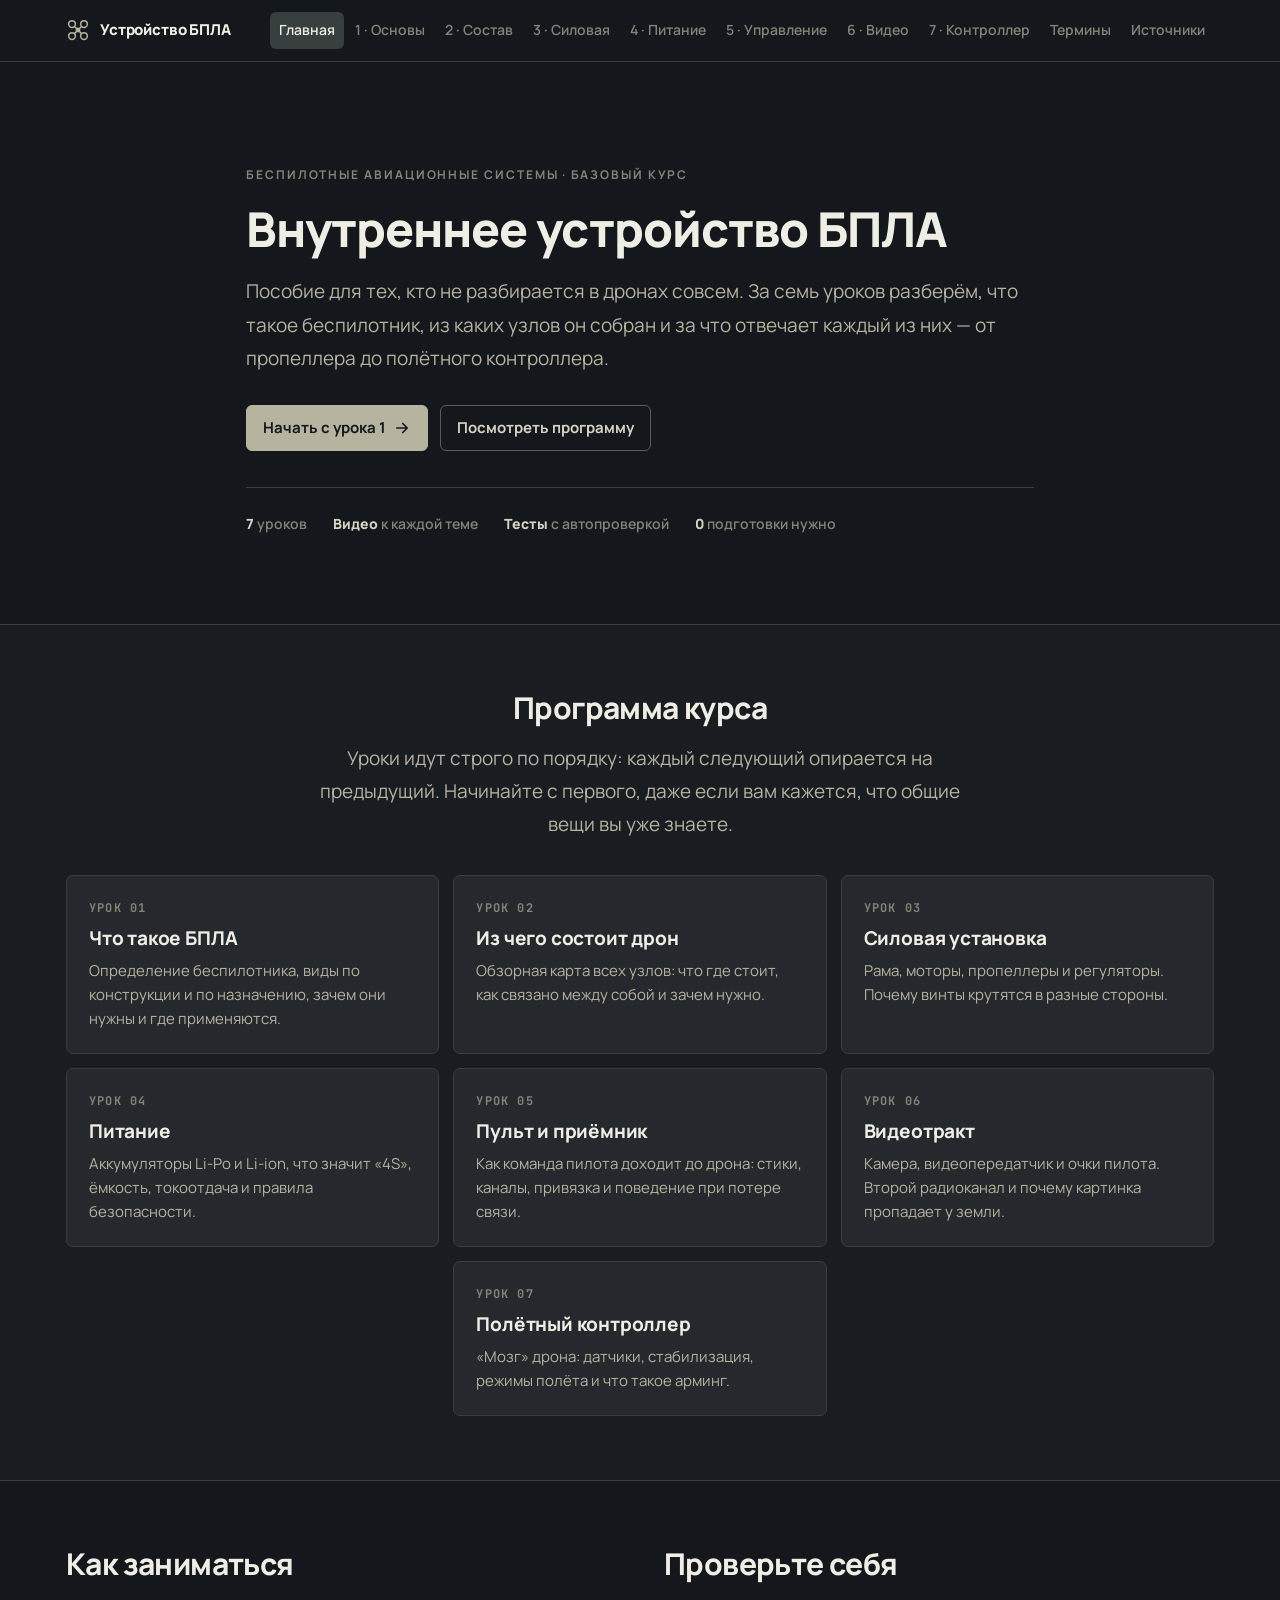
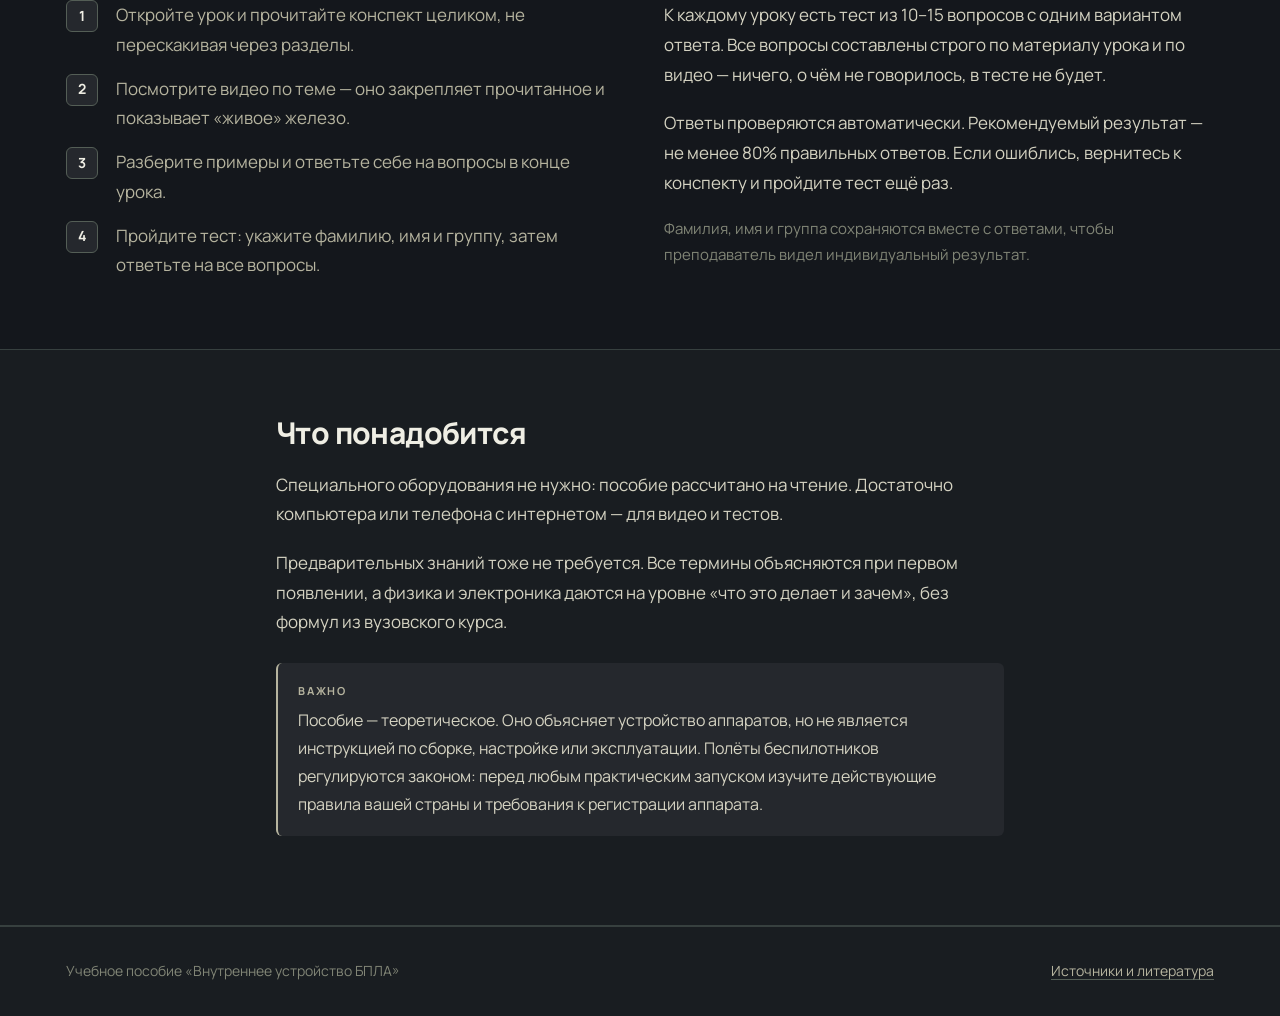
<file: index.html>
<!doctype html>
<html lang="ru" data-theme="dark">
<head>
<meta charset="utf-8">
<meta name="viewport" content="width=device-width, initial-scale=1">
<title>Внутреннее устройство БПЛА — учебное пособие</title>
<meta name="description" content="Учебное пособие для начинающих: что такое беспилотник, из чего он состоит и как работает каждый его узел. Семь уроков с конспектами, схемами, видео и тестами.">
<link rel="preconnect" href="https://fonts.googleapis.com">
<link rel="preconnect" href="https://fonts.gstatic.com" crossorigin>
<link href="https://fonts.googleapis.com/css2?family=Manrope:wght@400;600;700;800&family=JetBrains+Mono:wght@500;700&display=swap" rel="stylesheet">
<link rel="stylesheet" href="assets/style.css">
<link rel="icon" href="data:image/svg+xml,<svg xmlns='http://www.w3.org/2000/svg' viewBox='0 0 32 32'><rect width='32' height='32' fill='%2314171C'/><g stroke='%23B6B49F' stroke-width='2.4' fill='none'><circle cx='9' cy='9' r='4'/><circle cx='23' cy='9' r='4'/><circle cx='9' cy='23' r='4'/><circle cx='23' cy='23' r='4'/><path d='M12 12l8 8M20 12l-8 8'/></g></svg>">
</head>
<body>

<header class="site-header">
  <nav class="nav">
    <a class="nav__brand" href="index.html">
      <svg viewBox="0 0 32 32" fill="none" aria-hidden="true">
        <circle cx="8" cy="8" r="4.5" stroke="#B6B49F" stroke-width="2"/>
        <circle cx="24" cy="8" r="4.5" stroke="#B6B49F" stroke-width="2"/>
        <circle cx="8" cy="24" r="4.5" stroke="#B6B49F" stroke-width="2"/>
        <circle cx="24" cy="24" r="4.5" stroke="#B6B49F" stroke-width="2"/>
        <path d="M11 11l10 10M21 11L11 21" stroke="#B6B49F" stroke-width="2"/>
        <rect x="13" y="13" width="6" height="6" rx="1.5" fill="#B6B49F"/>
      </svg>
      Устройство БПЛА
    </a>
    <button class="nav__toggle" aria-expanded="false">Меню</button>
    <ul class="nav__links">
      <li><a href="index.html" aria-current="page">Главная</a></li>
      <li><a href="lessons/urok1.html">1 · Основы</a></li>
      <li><a href="lessons/urok2.html">2 · Состав</a></li>
      <li><a href="lessons/urok3.html">3 · Силовая</a></li>
      <li><a href="lessons/urok4.html">4 · Питание</a></li>
      <li><a href="lessons/urok5.html">5 · Управление</a></li>
      <li><a href="lessons/urok6.html">6 · Видео</a></li>
      <li><a href="lessons/urok7.html">7 · Контроллер</a></li>
      <li><a href="glossary.html">Термины</a></li>
      <li><a href="sources.html">Источники</a></li>
    </ul>
  </nav>
</header>

<main>

  <!-- ============ Герой ============ -->
  <section class="hero">
    <div class="wrap hero__inner">
      <span class="eyebrow">Беспилотные авиационные системы · базовый курс</span>
      <h1>Внутреннее устройство БПЛА</h1>
      <p class="lead">
        Пособие для тех, кто не разбирается в дронах совсем. За семь уроков разберём,
        что такое беспилотник, из каких узлов он собран и за что отвечает каждый из них —
        от пропеллера до полётного контроллера.
      </p>
      <div class="hero__actions">
        <a class="btn btn--primary" href="lessons/urok1.html">
          Начать с урока 1
          <svg width="18" height="18" viewBox="0 0 24 24" fill="none" aria-hidden="true">
            <path d="M5 12h14m-6-6 6 6-6 6" stroke="currentColor" stroke-width="2.2" stroke-linecap="round" stroke-linejoin="round"/>
          </svg>
        </a>
        <a class="btn btn--ghost" href="#route">Посмотреть программу</a>
      </div>
      <p class="stats">
        <span><b>7</b> уроков</span>
        <span><b>Видео</b> к каждой теме</span>
        <span><b>Тесты</b> с автопроверкой</span>
        <span><b>0</b> подготовки нужно</span>
      </p>
    </div>
  </section>

  <!-- ============ Программа ============ -->
  <section class="section section--alt" id="route">
    <div class="wrap">
      <div class="section-head">
        <h2>Программа курса</h2>
        <p class="lead">
          Уроки идут строго по порядку: каждый следующий опирается на предыдущий.
          Начинайте с первого, даже если вам кажется, что общие вещи вы уже знаете.
        </p>
      </div>

      <ul class="cards">
        <li class="card">
          <span class="card__num">УРОК 01</span>
          <h3 class="card__title"><a href="lessons/urok1.html">Что такое БПЛА</a></h3>
          <p class="card__desc">Определение беспилотника, виды по конструкции и по назначению, зачем они нужны и где применяются.</p>
        </li>
        <li class="card">
          <span class="card__num">УРОК 02</span>
          <h3 class="card__title"><a href="lessons/urok2.html">Из чего состоит дрон</a></h3>
          <p class="card__desc">Обзорная карта всех узлов: что где стоит, как связано между собой и зачем нужно.</p>
        </li>
        <li class="card">
          <span class="card__num">УРОК 03</span>
          <h3 class="card__title"><a href="lessons/urok3.html">Силовая установка</a></h3>
          <p class="card__desc">Рама, моторы, пропеллеры и регуляторы. Почему винты крутятся в разные стороны.</p>
        </li>
        <li class="card">
          <span class="card__num">УРОК 04</span>
          <h3 class="card__title"><a href="lessons/urok4.html">Питание</a></h3>
          <p class="card__desc">Аккумуляторы Li-Po и Li-ion, что значит «4S», ёмкость, токоотдача и правила безопасности.</p>
        </li>
        <li class="card">
          <span class="card__num">УРОК 05</span>
          <h3 class="card__title"><a href="lessons/urok5.html">Пульт и приёмник</a></h3>
          <p class="card__desc">Как команда пилота доходит до дрона: стики, каналы, привязка и поведение при потере связи.</p>
        </li>
        <li class="card">
          <span class="card__num">УРОК 06</span>
          <h3 class="card__title"><a href="lessons/urok6.html">Видеотракт</a></h3>
          <p class="card__desc">Камера, видеопередатчик и очки пилота. Второй радиоканал и почему картинка пропадает у земли.</p>
        </li>
        <li class="card">
          <span class="card__num">УРОК 07</span>
          <h3 class="card__title"><a href="lessons/urok7.html">Полётный контроллер</a></h3>
          <p class="card__desc">«Мозг» дрона: датчики, стабилизация, режимы полёта и что такое арминг.</p>
        </li>
      </ul>
    </div>
  </section>

  <!-- ============ Как заниматься ============ -->
  <section class="section">
    <div class="wrap" style="display:grid;grid-template-columns:repeat(auto-fit,minmax(300px,1fr));gap:48px">
      <div>
        <h2>Как заниматься</h2>
        <ol class="steps">
          <li>Откройте урок и прочитайте конспект целиком, не перескакивая через разделы.</li>
          <li>Посмотрите видео по теме — оно закрепляет прочитанное и показывает «живое» железо.</li>
          <li>Разберите примеры и ответьте себе на вопросы в конце урока.</li>
          <li>Пройдите тест: укажите фамилию, имя и группу, затем ответьте на все вопросы.</li>
        </ol>
      </div>
      <div>
        <h2>Проверьте себя</h2>
        <p>
          К каждому уроку есть тест из 10–15 вопросов с одним вариантом ответа.
          Все вопросы составлены строго по материалу урока и по видео —
          ничего, о чём не говорилось, в тесте не будет.
        </p>
        <p>
          Ответы проверяются автоматически. Рекомендуемый результат —
          не менее 80% правильных ответов. Если ошиблись, вернитесь к конспекту
          и пройдите тест ещё раз.
        </p>
        <p style="color:var(--text-faint);font-size:15px">
          Фамилия, имя и группа сохраняются вместе с ответами, чтобы преподаватель
          видел индивидуальный результат.
        </p>
      </div>
    </div>
  </section>

  <!-- ============ Что понадобится ============ -->
  <section class="section section--alt">
    <div class="wrap" style="max-width:760px">
      <h2>Что понадобится</h2>
      <p>
        Специального оборудования не нужно: пособие рассчитано на чтение.
        Достаточно компьютера или телефона с интернетом — для видео и тестов.
      </p>
      <p>
        Предварительных знаний тоже не требуется. Все термины объясняются
        при первом появлении, а физика и электроника даются на уровне
        «что это делает и зачем», без формул из вузовского курса.
      </p>
      <div class="note note--warn">
        <span class="note__label">Важно</span>
        <p>
          Пособие — теоретическое. Оно объясняет устройство аппаратов, но не является
          инструкцией по сборке, настройке или эксплуатации. Полёты беспилотников
          регулируются законом: перед любым практическим запуском изучите действующие
          правила вашей страны и требования к регистрации аппарата.
        </p>
      </div>
    </div>
  </section>

</main>

<footer class="site-footer">
  <div class="wrap">
    <span>Учебное пособие «Внутреннее устройство БПЛА»</span>
    <span><a href="sources.html">Источники и литература</a></span>
  </div>
</footer>

<script src="assets/main.js"></script>
</body>
</html>
</file>
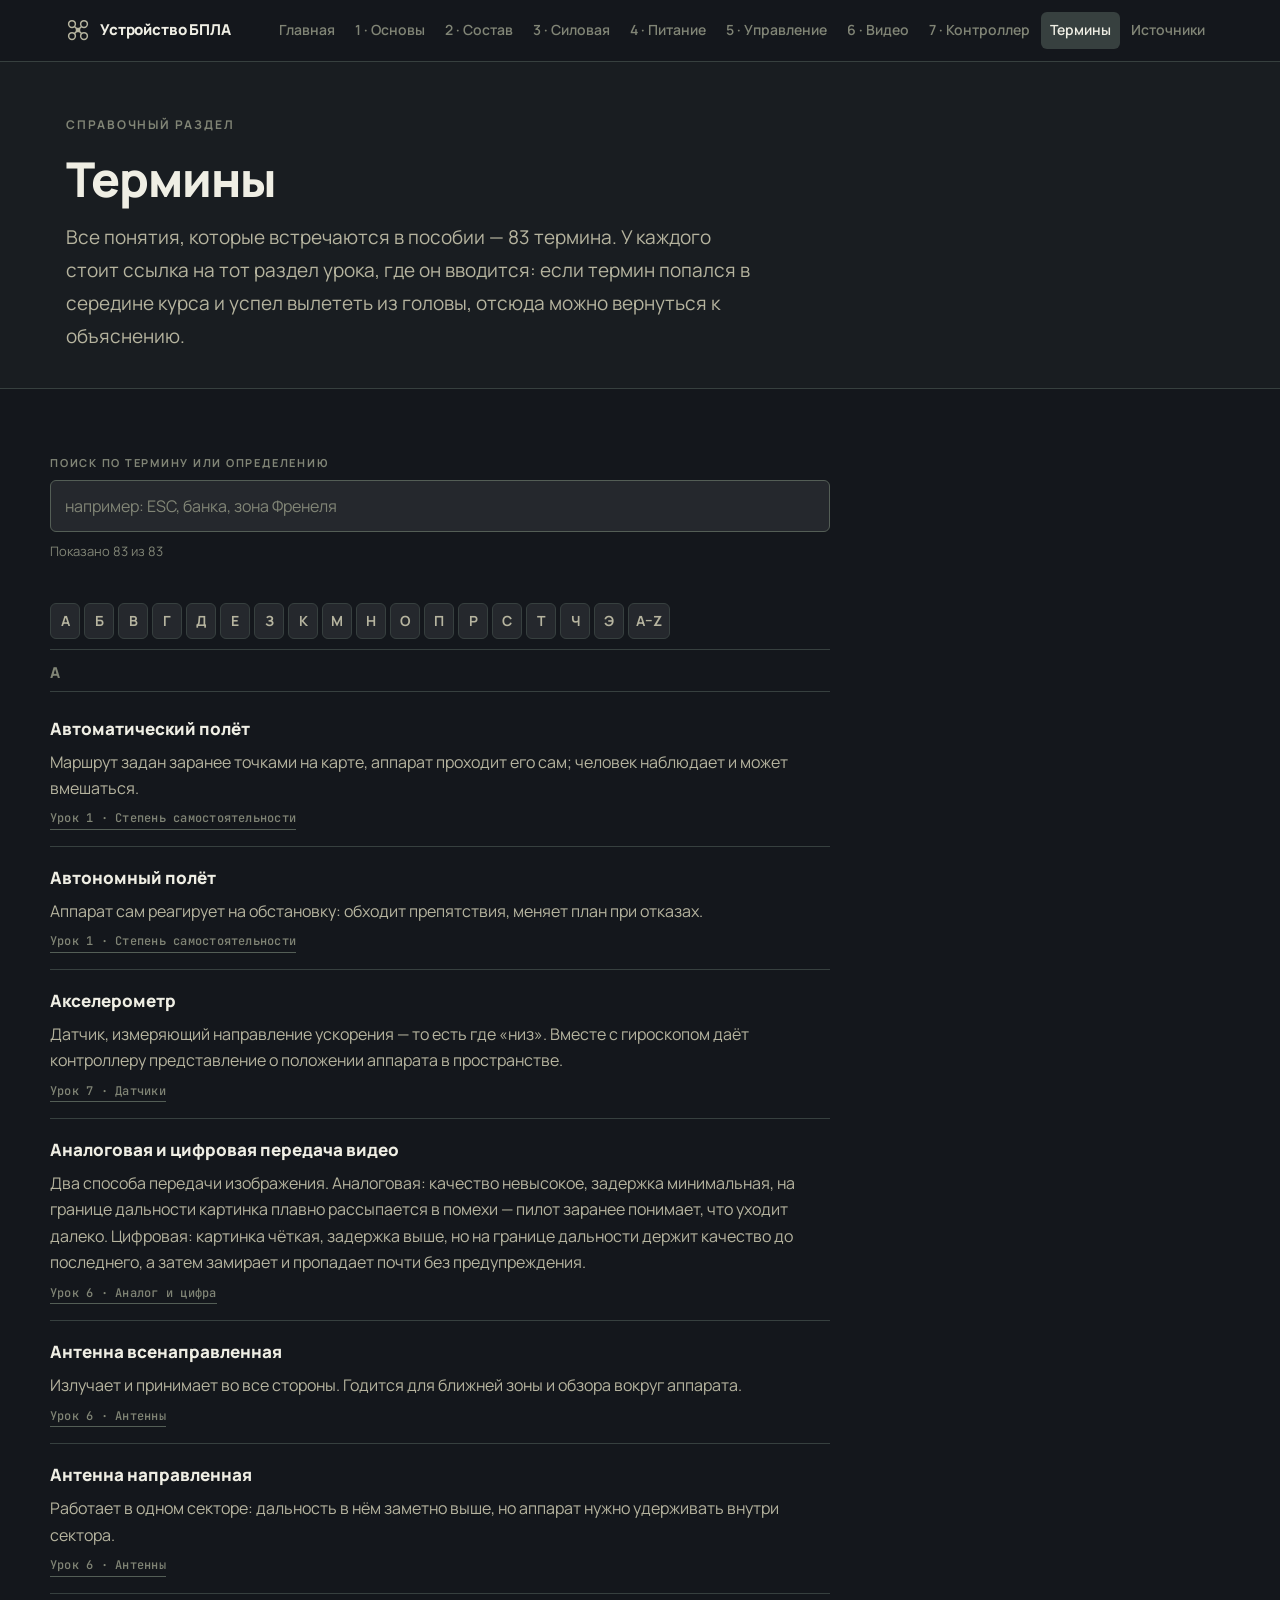
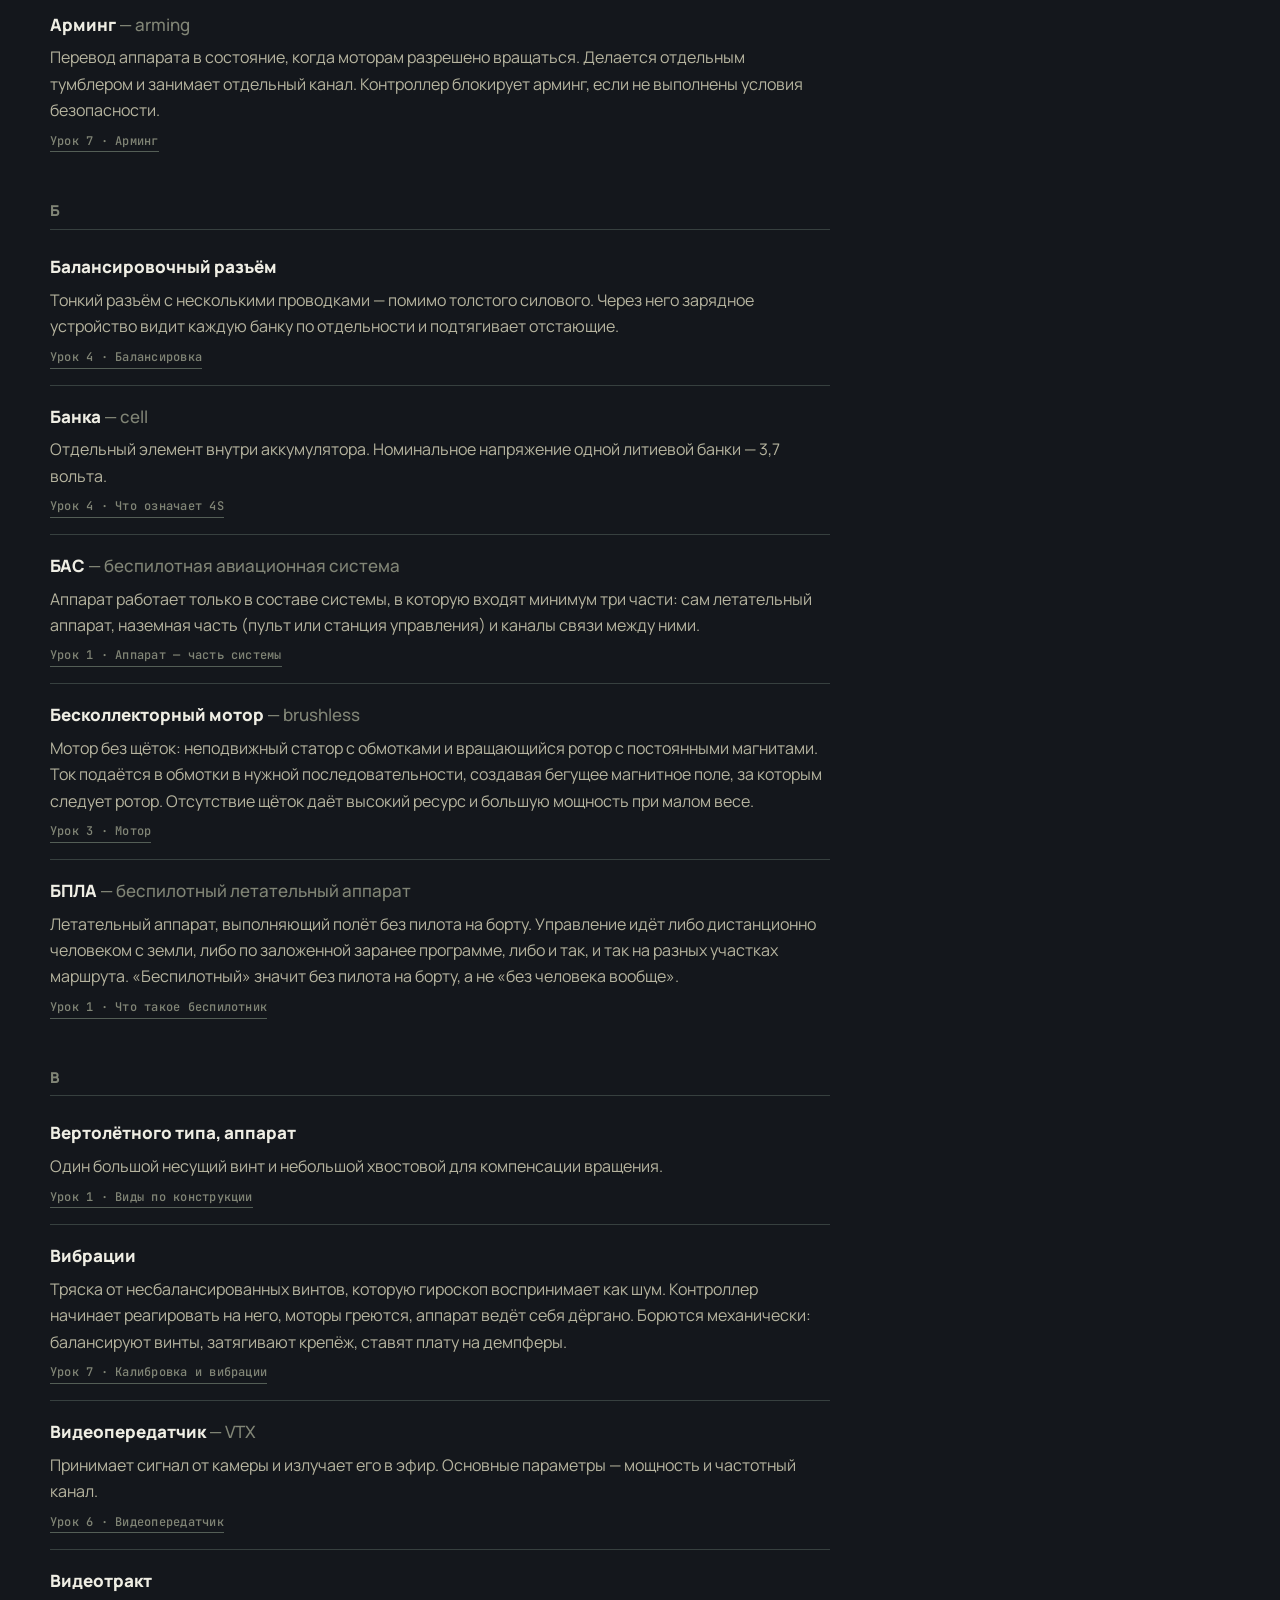
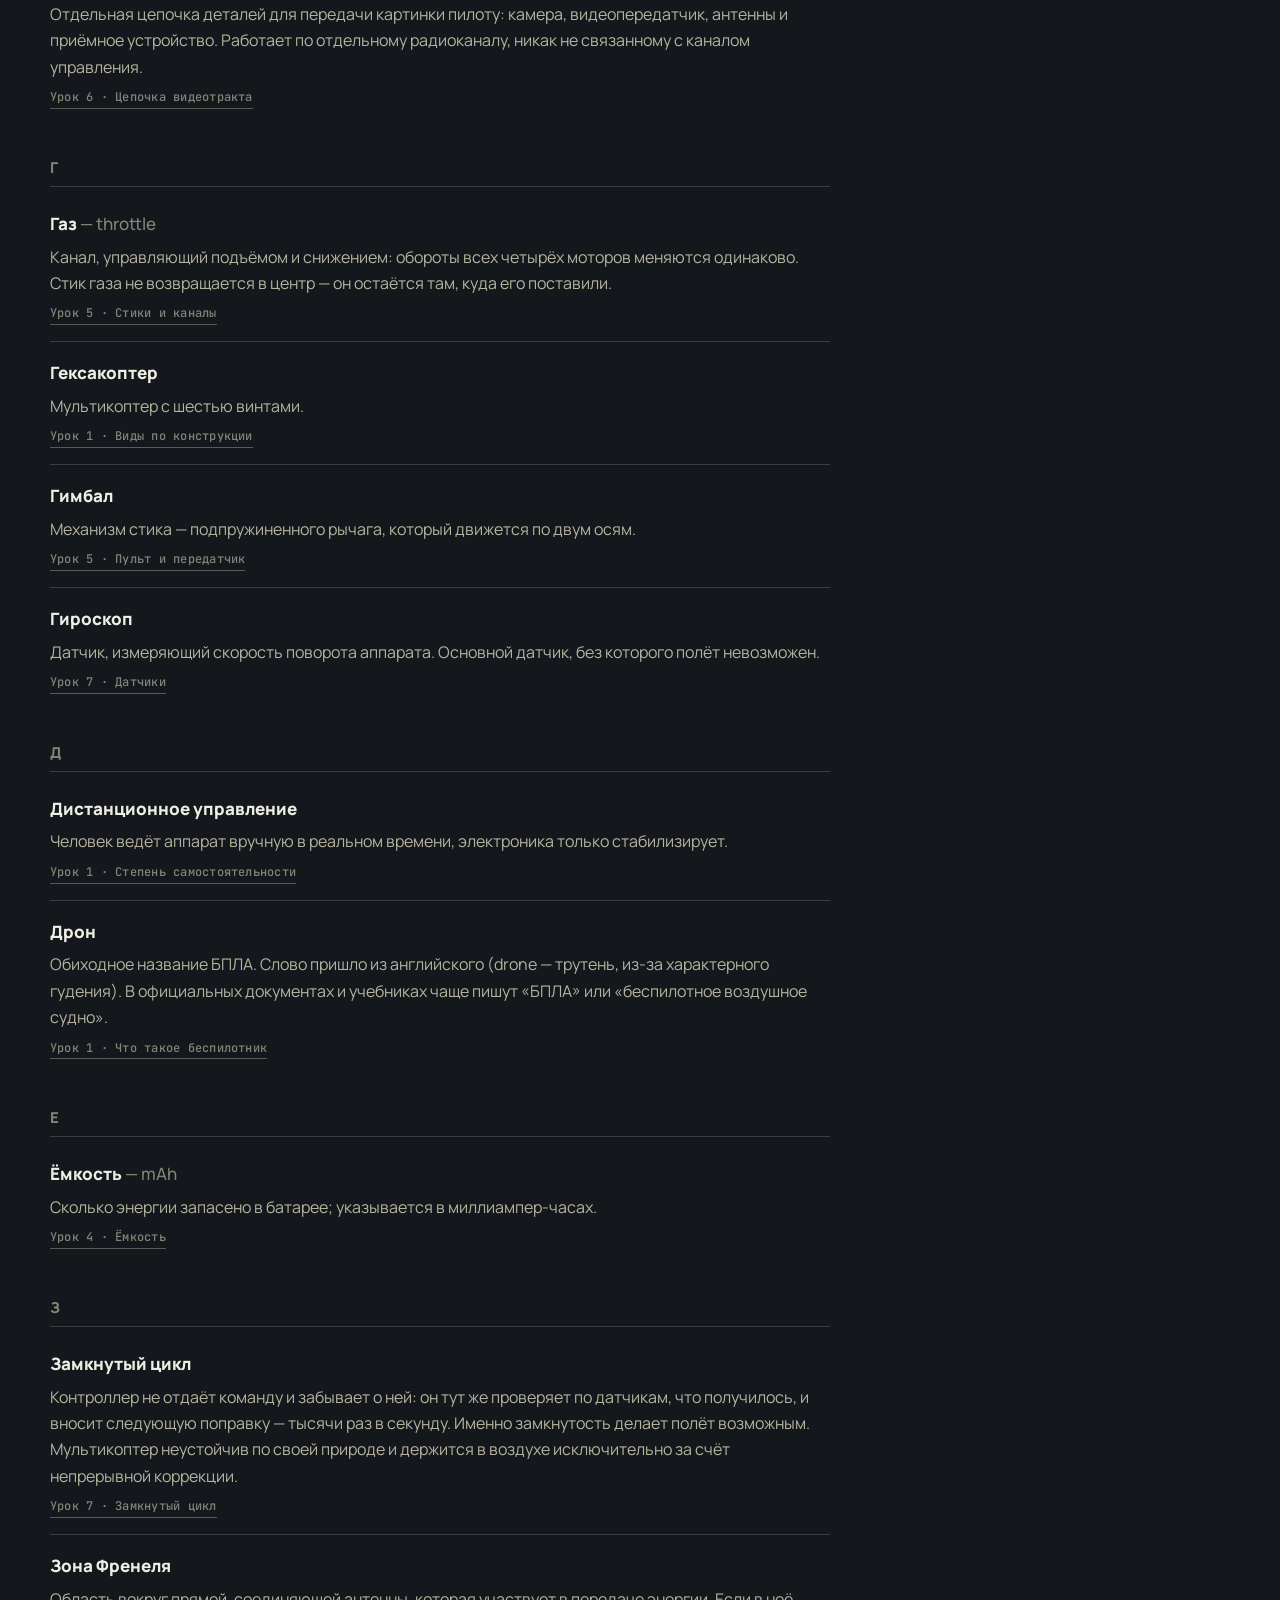
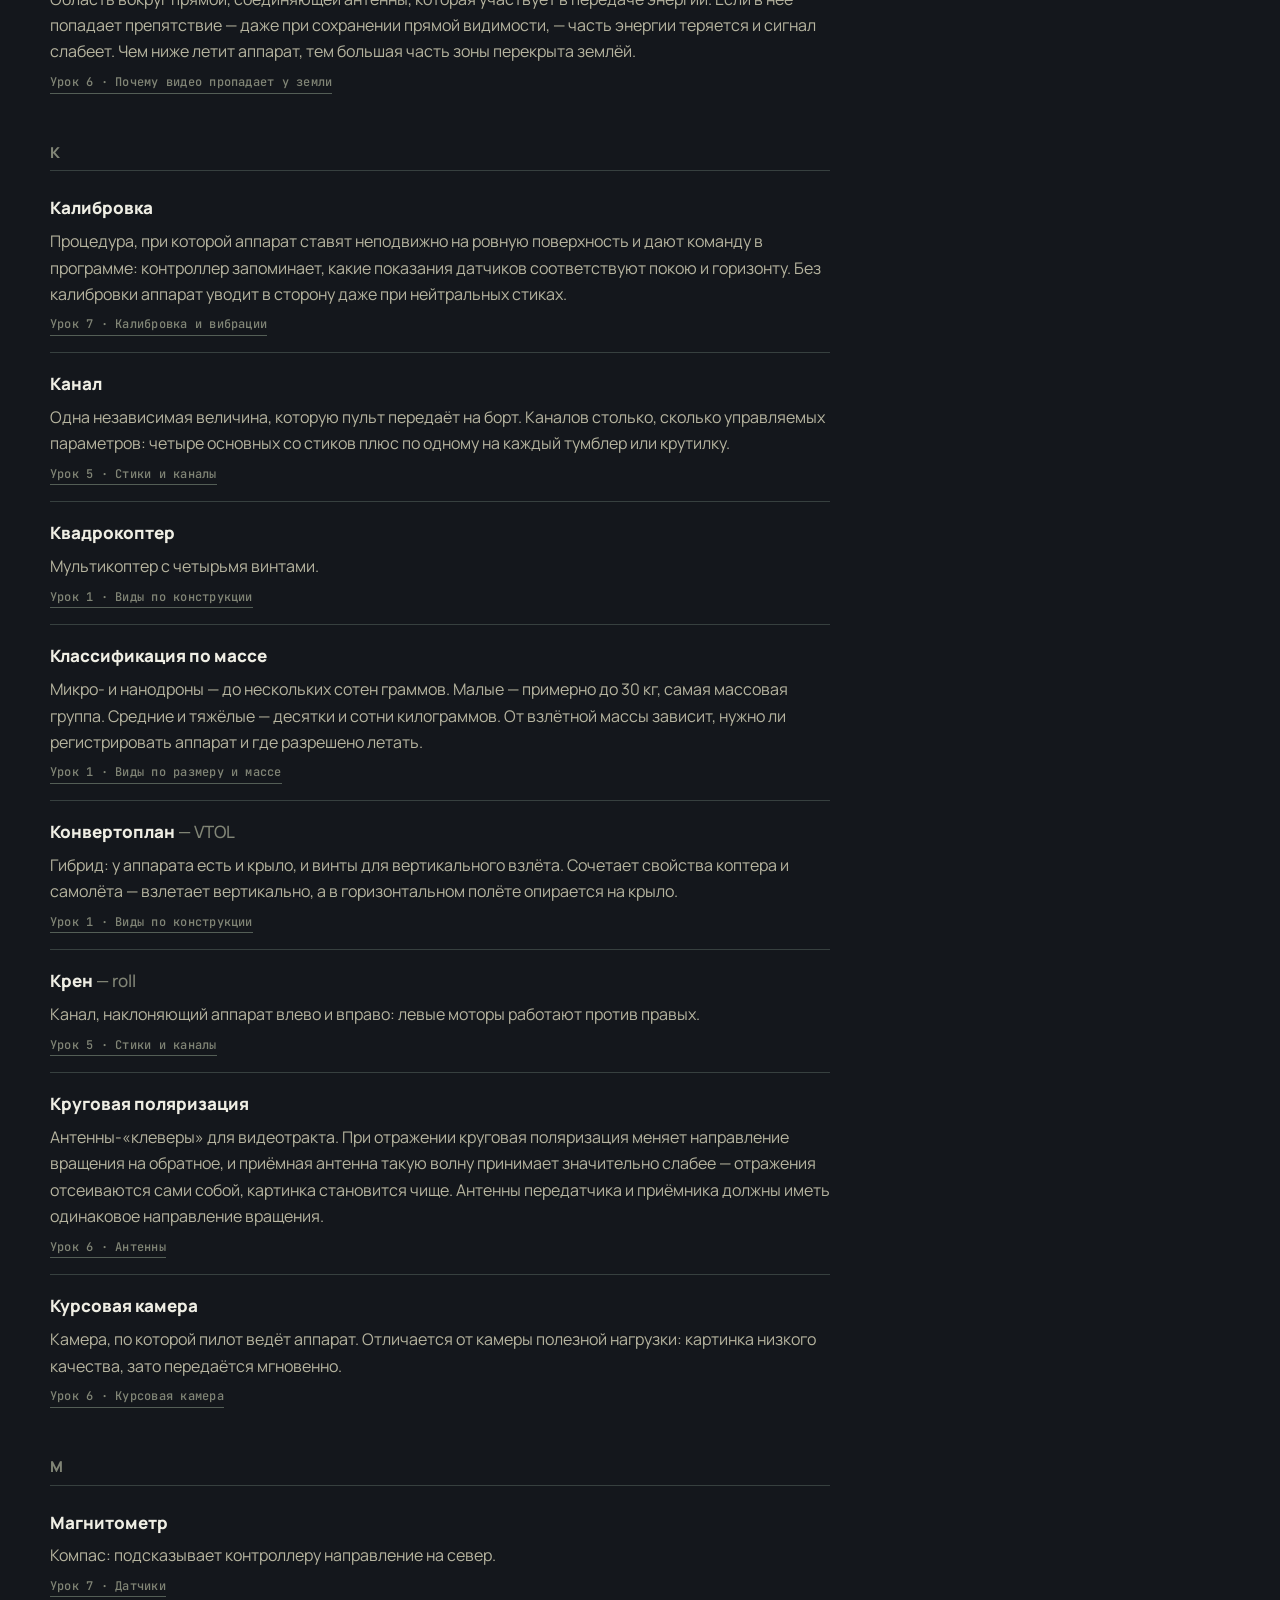
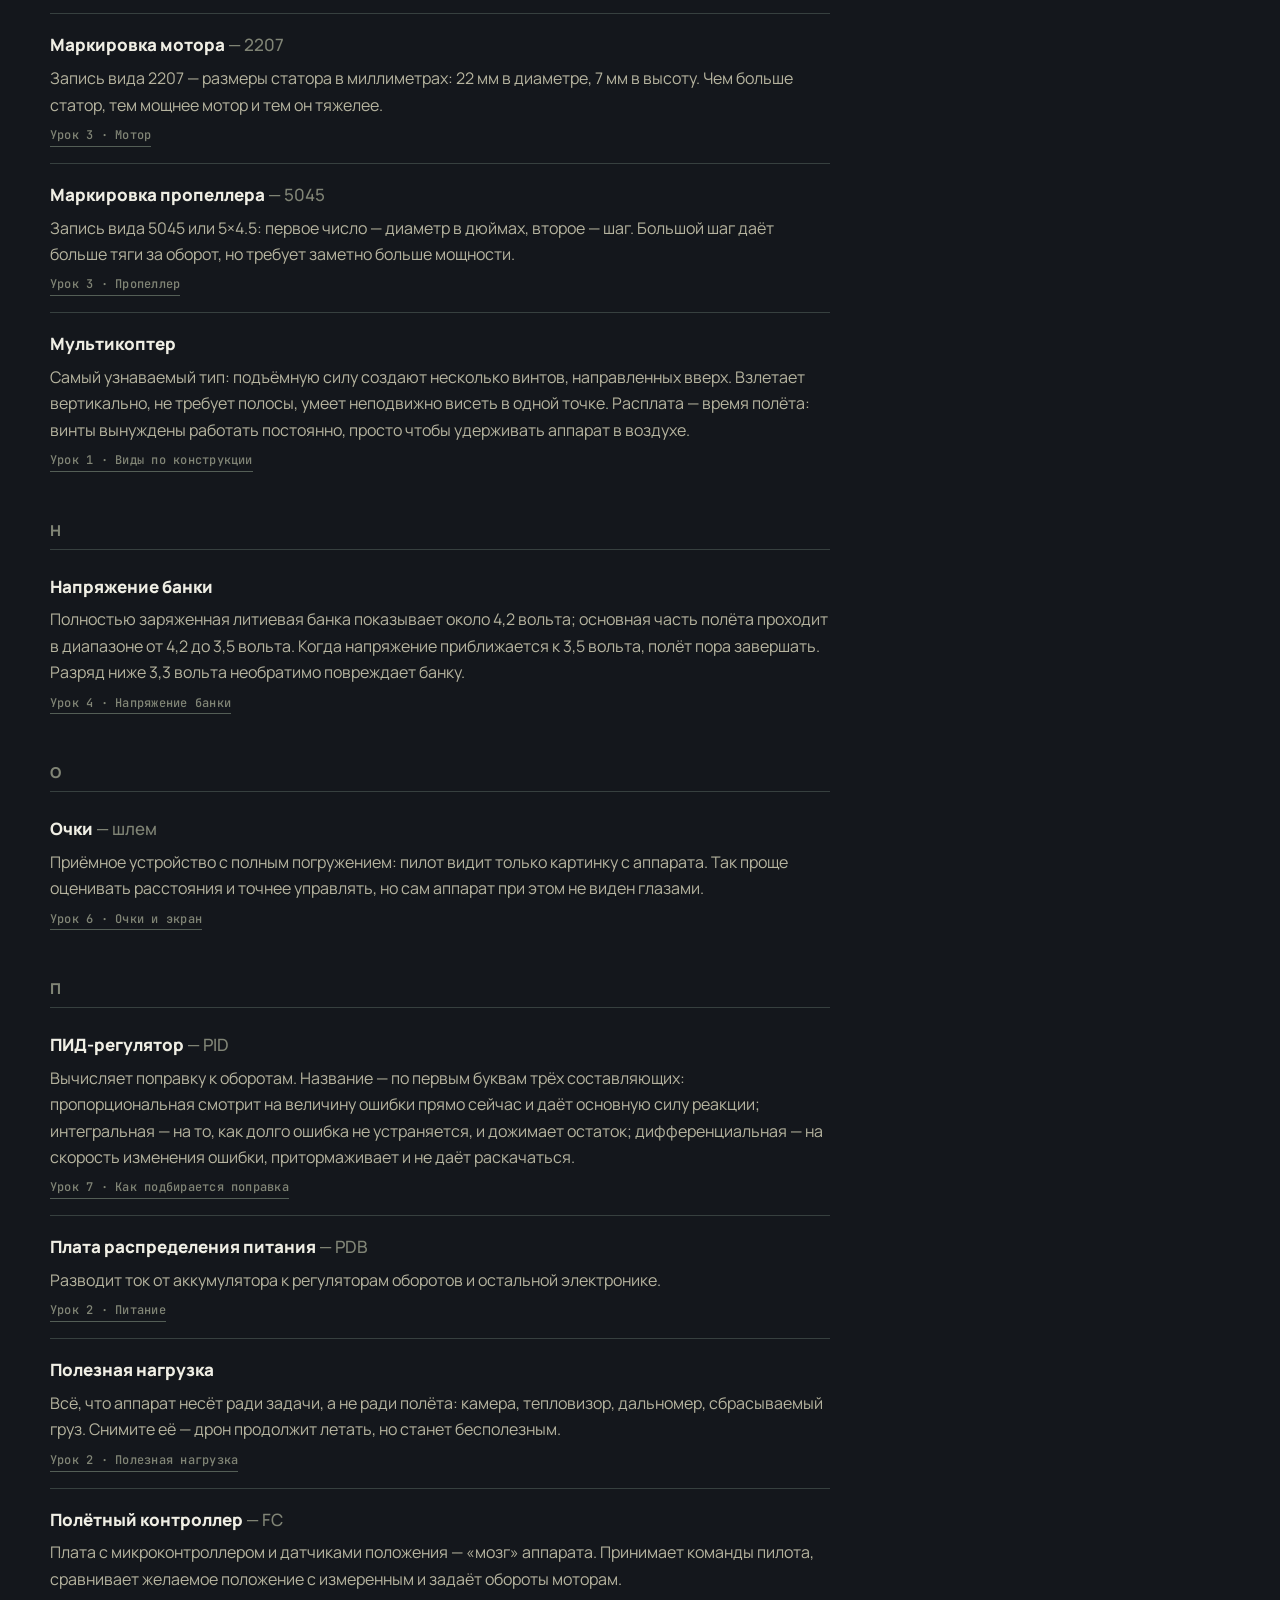
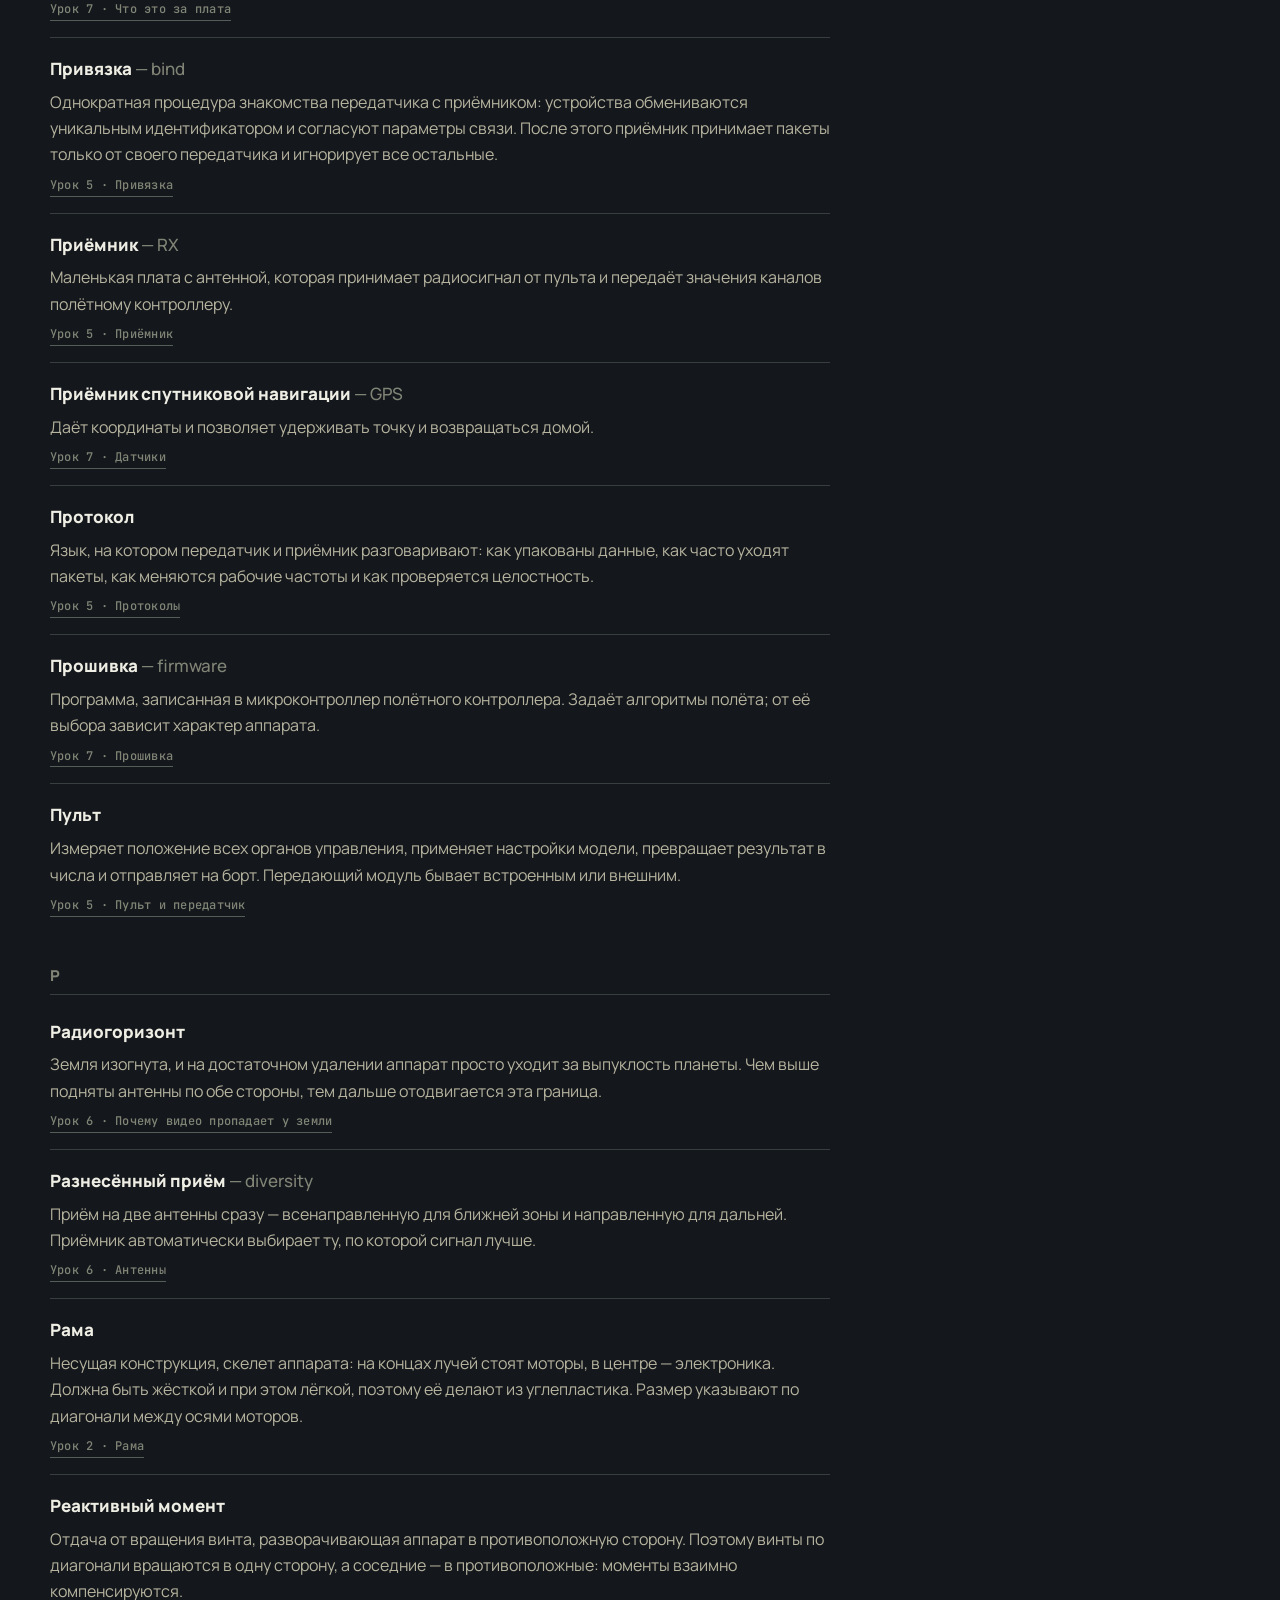
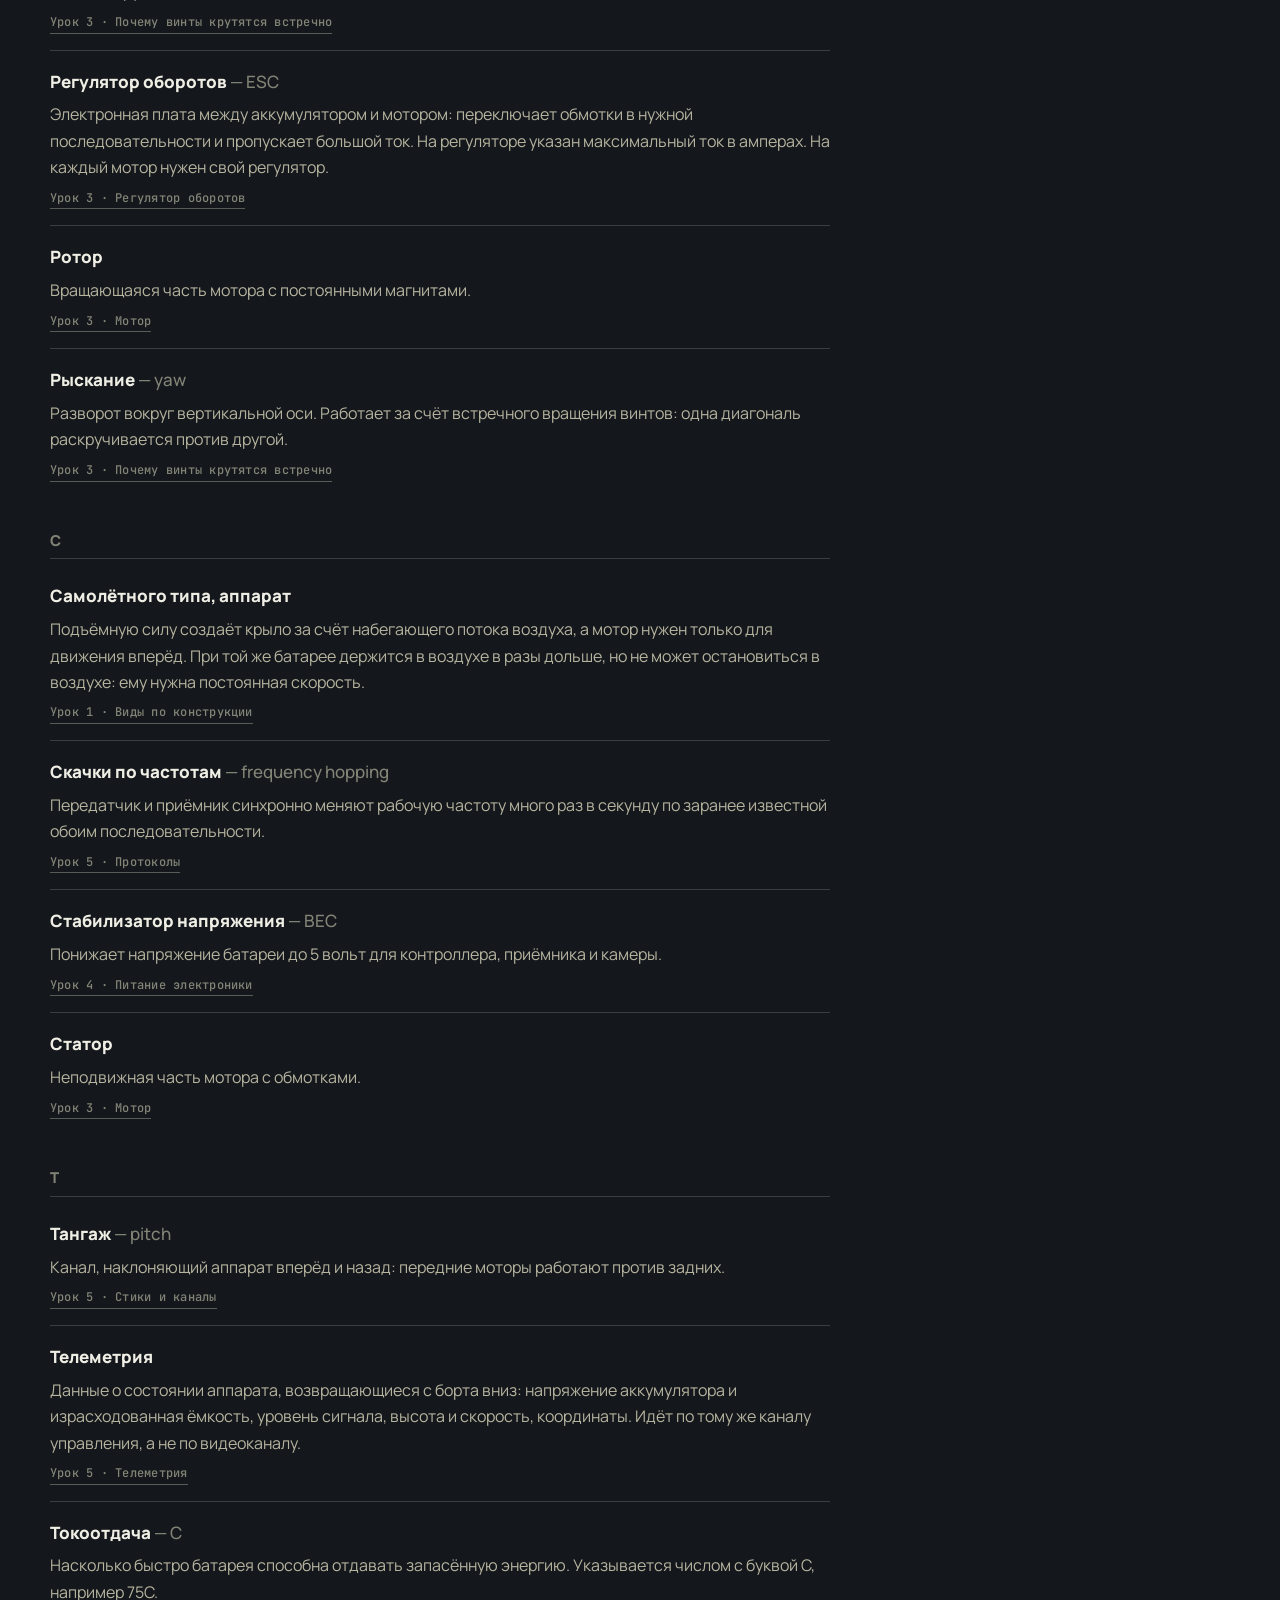
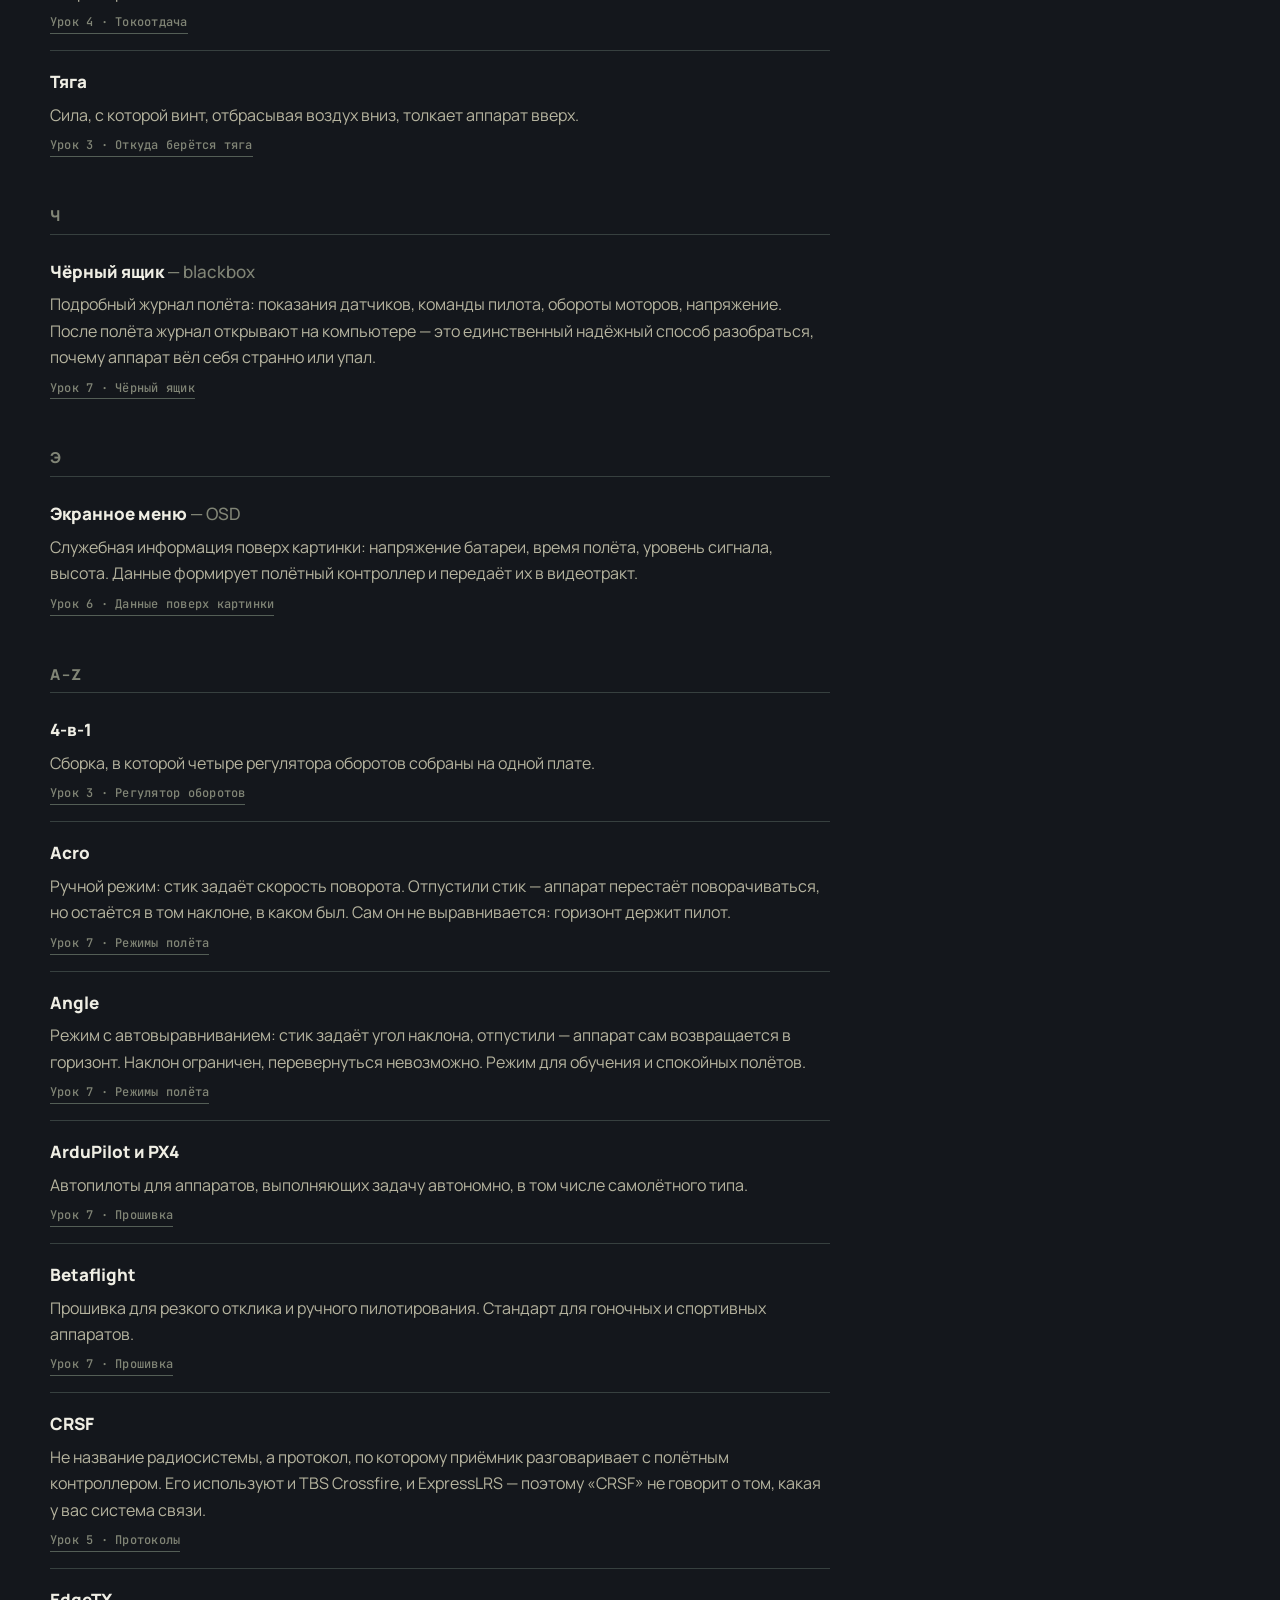
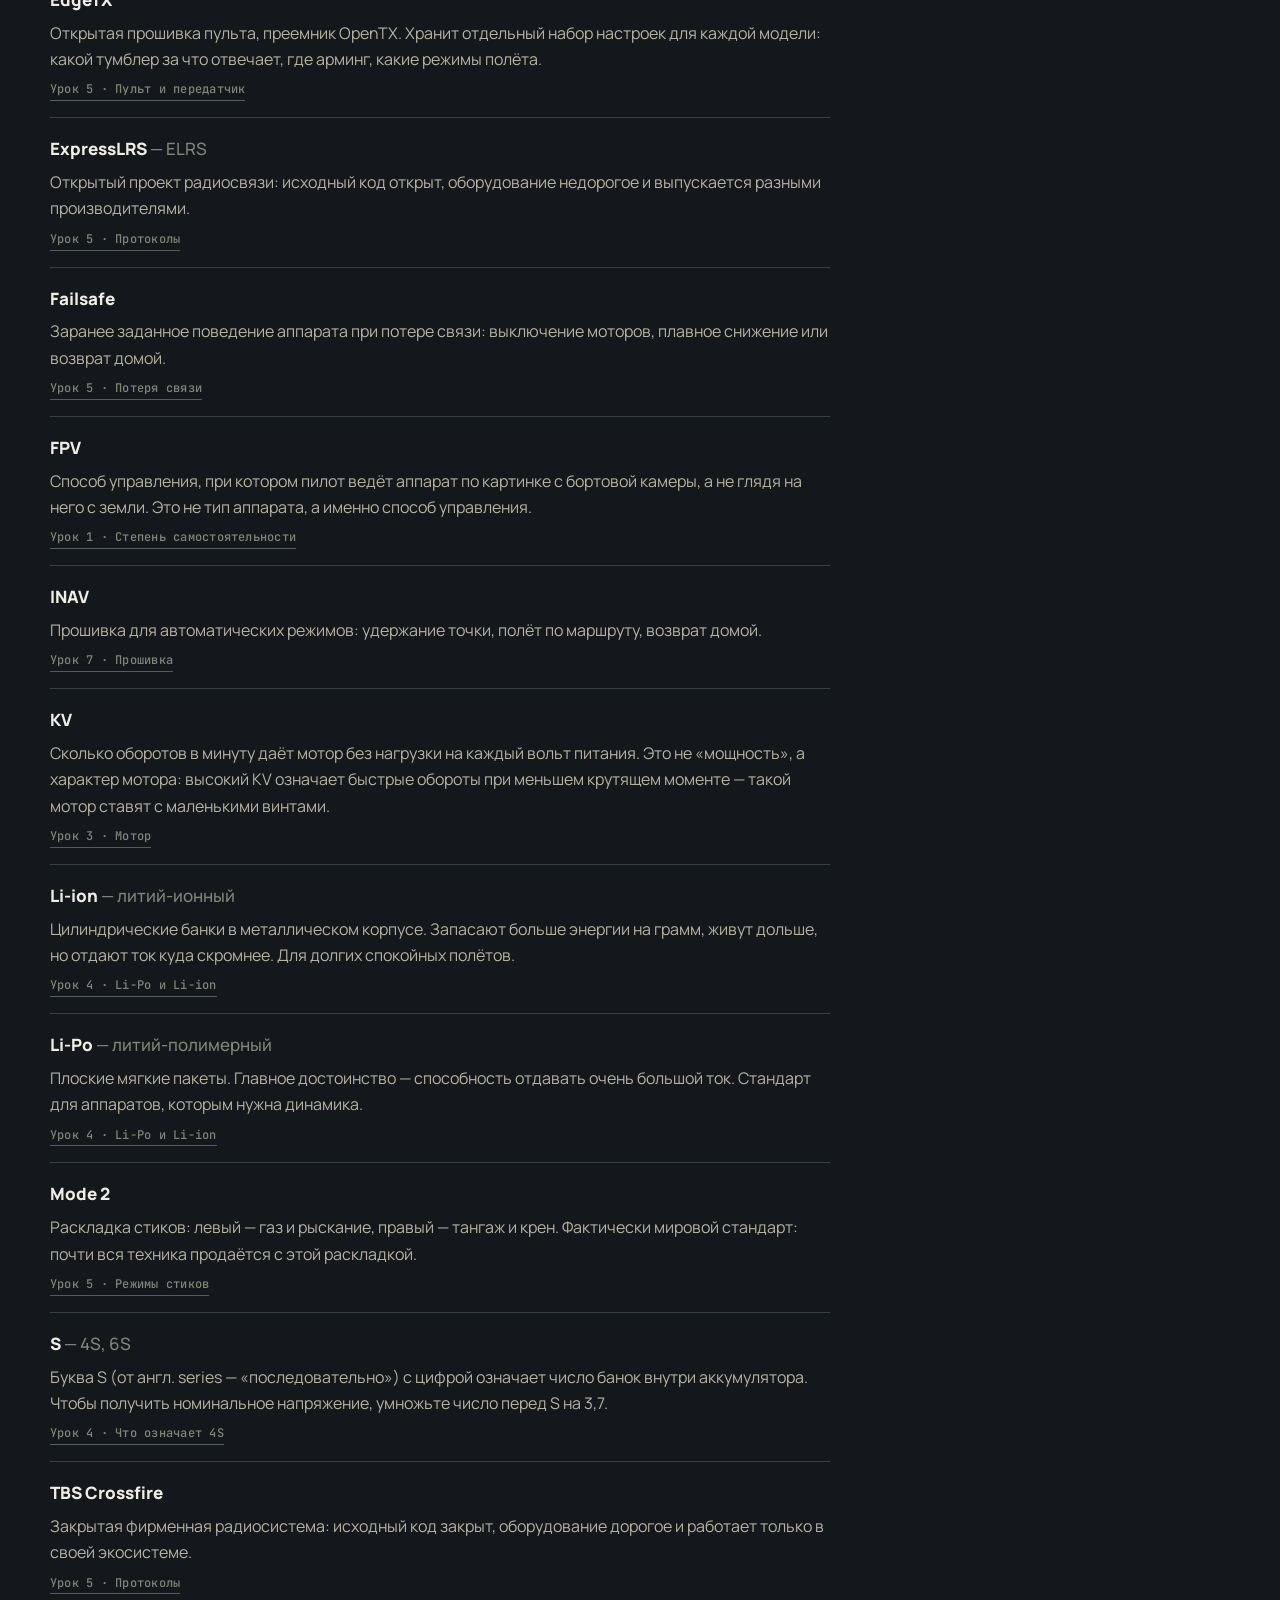
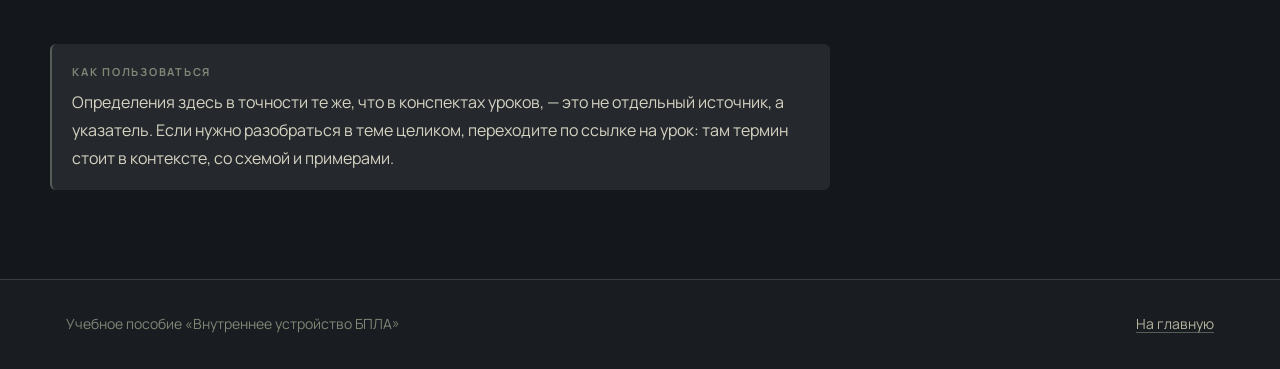
<file: glossary.html>
<!doctype html>
<html lang="ru" data-theme="dark">
<head>
<meta charset="utf-8">
<meta name="viewport" content="width=device-width, initial-scale=1">
<title>Термины — Внутреннее устройство БПЛА</title>
<meta name="description" content="Словарь терминов учебного пособия по устройству БПЛА: 83 понятия с определениями и ссылками на уроки, где они вводятся.">
<link rel="preconnect" href="https://fonts.googleapis.com">
<link rel="preconnect" href="https://fonts.gstatic.com" crossorigin>
<link href="https://fonts.googleapis.com/css2?family=Manrope:wght@400;600;700;800&family=JetBrains+Mono:wght@500;700&display=swap" rel="stylesheet">
<link rel="stylesheet" href="assets/style.css">
<link rel="icon" href="data:image/svg+xml,<svg xmlns='http://www.w3.org/2000/svg' viewBox='0 0 32 32'><rect width='32' height='32' fill='%2314171C'/><g stroke='%23B6B49F' stroke-width='2.4' fill='none'><circle cx='9' cy='9' r='4'/><circle cx='23' cy='9' r='4'/><circle cx='9' cy='23' r='4'/><circle cx='23' cy='23' r='4'/><path d='M12 12l8 8M20 12l-8 8'/></g></svg>">
</head>
<body>

<header class="site-header">
  <nav class="nav">
    <a class="nav__brand" href="index.html">
      <svg viewBox="0 0 32 32" fill="none" aria-hidden="true">
        <circle cx="8" cy="8" r="4.5" stroke="#B6B49F" stroke-width="2"/>
        <circle cx="24" cy="8" r="4.5" stroke="#B6B49F" stroke-width="2"/>
        <circle cx="8" cy="24" r="4.5" stroke="#B6B49F" stroke-width="2"/>
        <circle cx="24" cy="24" r="4.5" stroke="#B6B49F" stroke-width="2"/>
        <path d="M11 11l10 10M21 11L11 21" stroke="#B6B49F" stroke-width="2"/>
        <rect x="13" y="13" width="6" height="6" rx="1.5" fill="#B6B49F"/>
      </svg>
      Устройство БПЛА
    </a>
    <button class="nav__toggle" aria-expanded="false">Меню</button>
    <ul class="nav__links">
      <li><a href="index.html">Главная</a></li>
      <li><a href="lessons/urok1.html">1 · Основы</a></li>
      <li><a href="lessons/urok2.html">2 · Состав</a></li>
      <li><a href="lessons/urok3.html">3 · Силовая</a></li>
      <li><a href="lessons/urok4.html">4 · Питание</a></li>
      <li><a href="lessons/urok5.html">5 · Управление</a></li>
      <li><a href="lessons/urok6.html">6 · Видео</a></li>
      <li><a href="lessons/urok7.html">7 · Контроллер</a></li>
      <li><a href="glossary.html" aria-current="page">Термины</a></li>
      <li><a href="sources.html">Источники</a></li>
    </ul>
  </nav>
</header>

<div class="lesson-head">
  <div class="wrap">
    <span class="eyebrow">Справочный раздел</span>
    <h1 style="margin-bottom:.25em">Термины</h1>
    <p class="lead" style="max-width:700px;margin:0">
      Все понятия, которые встречаются в пособии — 83 термина. У каждого стоит ссылка на
      тот раздел урока, где он вводится: если термин попался в середине курса и успел
      вылететь из головы, отсюда можно вернуться к объяснению.
    </p>
  </div>
</div>

<div class="wrap section">
  <div class="gloss-wrap">

    <div class="gloss-search">
      <label class="gloss-search__label" for="gloss-q">Поиск по термину или определению</label>
      <input class="gloss-search__input" id="gloss-q" type="search" autocomplete="off"
             placeholder="например: ESC, банка, зона Френеля" aria-describedby="gloss-count">
      <p class="gloss-search__count" id="gloss-count" role="status">Показано 83 из 83</p>
    </div>

    <nav class="gloss-index" aria-label="Указатель по буквам">
      <a href="#л-0">А</a>
      <a href="#л-1">Б</a>
      <a href="#л-2">В</a>
      <a href="#л-3">Г</a>
      <a href="#л-4">Д</a>
      <a href="#л-5">Е</a>
      <a href="#л-8">З</a>
      <a href="#л-11">К</a>
      <a href="#л-13">М</a>
      <a href="#л-14">Н</a>
      <a href="#л-15">О</a>
      <a href="#л-16">П</a>
      <a href="#л-17">Р</a>
      <a href="#л-18">С</a>
      <a href="#л-19">Т</a>
      <a href="#л-24">Ч</a>
      <a href="#л-27">Э</a>
      <a href="#л-az">A–Z</a>
    </nav>

    <section class="gloss-group" id="л-0">
      <h2 class="gloss-group__letter">А</h2>
      <dl class="gloss">
        <div class="gloss__item" data-s="автоматический полет   маршрут задан заранее точками на карте, аппарат проходит его сам; человек наблюдает и может вмешаться.">
          <dt class="gloss__term">Автоматический полёт</dt>
          <dd class="gloss__def">Маршрут задан заранее точками на карте, аппарат проходит его сам; человек наблюдает и может вмешаться.
            <a class="gloss__src" href="lessons/urok1.html#autonomy">Урок 1 · Степень самостоятельности</a>
          </dd>
        </div>
        <div class="gloss__item" data-s="автономный полет   аппарат сам реагирует на обстановку: обходит препятствия, меняет план при отказах.">
          <dt class="gloss__term">Автономный полёт</dt>
          <dd class="gloss__def">Аппарат сам реагирует на обстановку: обходит препятствия, меняет план при отказах.
            <a class="gloss__src" href="lessons/urok1.html#autonomy">Урок 1 · Степень самостоятельности</a>
          </dd>
        </div>
        <div class="gloss__item" data-s="акселерометр  датчик ускорения датчик, измеряющий направление ускорения — то есть где «низ». вместе с гироскопом дает контроллеру представление о положении аппарата в пространстве.">
          <dt class="gloss__term">Акселерометр</dt>
          <dd class="gloss__def">Датчик, измеряющий направление ускорения — то есть где «низ». Вместе с гироскопом даёт контроллеру представление о положении аппарата в пространстве.
            <a class="gloss__src" href="lessons/urok7.html#sensors">Урок 7 · Датчики</a>
          </dd>
        </div>
        <div class="gloss__item" data-s="аналоговая и цифровая передача видео  аналог цифра два способа передачи изображения. аналоговая: качество невысокое, задержка минимальная, на границе дальности картинка плавно рассыпается в помехи — пилот заранее понимает, что уходит далеко. цифровая: картинка четкая, задержка выше, но на границе дальности держит качество до последнего, а затем замирает и пропадает почти без предупреждения.">
          <dt class="gloss__term">Аналоговая и цифровая передача видео</dt>
          <dd class="gloss__def">Два способа передачи изображения. Аналоговая: качество невысокое, задержка минимальная, на границе дальности картинка плавно рассыпается в помехи — пилот заранее понимает, что уходит далеко. Цифровая: картинка чёткая, задержка выше, но на границе дальности держит качество до последнего, а затем замирает и пропадает почти без предупреждения.
            <a class="gloss__src" href="lessons/urok6.html#analog-digital">Урок 6 · Аналог и цифра</a>
          </dd>
        </div>
        <div class="gloss__item" data-s="антенна всенаправленная   излучает и принимает во все стороны. годится для ближней зоны и обзора вокруг аппарата.">
          <dt class="gloss__term">Антенна всенаправленная</dt>
          <dd class="gloss__def">Излучает и принимает во все стороны. Годится для ближней зоны и обзора вокруг аппарата.
            <a class="gloss__src" href="lessons/urok6.html#antenna">Урок 6 · Антенны</a>
          </dd>
        </div>
        <div class="gloss__item" data-s="антенна направленная   работает в одном секторе: дальность в нем заметно выше, но аппарат нужно удерживать внутри сектора.">
          <dt class="gloss__term">Антенна направленная</dt>
          <dd class="gloss__def">Работает в одном секторе: дальность в нём заметно выше, но аппарат нужно удерживать внутри сектора.
            <a class="gloss__src" href="lessons/urok6.html#antenna">Урок 6 · Антенны</a>
          </dd>
        </div>
        <div class="gloss__item" data-s="арминг arming  перевод аппарата в состояние, когда моторам разрешено вращаться. делается отдельным тумблером и занимает отдельный канал. контроллер блокирует арминг, если не выполнены условия безопасности.">
          <dt class="gloss__term">Арминг <span class="gloss__alt">— arming</span></dt>
          <dd class="gloss__def">Перевод аппарата в состояние, когда моторам разрешено вращаться. Делается отдельным тумблером и занимает отдельный канал. Контроллер блокирует арминг, если не выполнены условия безопасности.
            <a class="gloss__src" href="lessons/urok7.html#arming">Урок 7 · Арминг</a>
          </dd>
        </div>
      </dl>
    </section>

    <section class="gloss-group" id="л-1">
      <h2 class="gloss-group__letter">Б</h2>
      <dl class="gloss">
        <div class="gloss__item" data-s="балансировочный разъем  балансировка тонкий разъем с несколькими проводками — помимо толстого силового. через него зарядное устройство видит каждую банку по отдельности и подтягивает отстающие.">
          <dt class="gloss__term">Балансировочный разъём</dt>
          <dd class="gloss__def">Тонкий разъём с несколькими проводками — помимо толстого силового. Через него зарядное устройство видит каждую банку по отдельности и подтягивает отстающие.
            <a class="gloss__src" href="lessons/urok4.html#balance">Урок 4 · Балансировка</a>
          </dd>
        </div>
        <div class="gloss__item" data-s="банка cell элемент отдельный элемент внутри аккумулятора. номинальное напряжение одной литиевой банки — 3,7 вольта.">
          <dt class="gloss__term">Банка <span class="gloss__alt">— cell</span></dt>
          <dd class="gloss__def">Отдельный элемент внутри аккумулятора. Номинальное напряжение одной литиевой банки — 3,7 вольта.
            <a class="gloss__src" href="lessons/urok4.html#s">Урок 4 · Что означает 4S</a>
          </dd>
        </div>
        <div class="gloss__item" data-s="бас беспилотная авиационная система  аппарат работает только в составе системы, в которую входят минимум три части: сам летательный аппарат, наземная часть (пульт или станция управления) и каналы связи между ними.">
          <dt class="gloss__term">БАС <span class="gloss__alt">— беспилотная авиационная система</span></dt>
          <dd class="gloss__def">Аппарат работает только в составе системы, в которую входят минимум три части: сам летательный аппарат, наземная часть (пульт или станция управления) и каналы связи между ними.
            <a class="gloss__src" href="lessons/urok1.html#system">Урок 1 · Аппарат — часть системы</a>
          </dd>
        </div>
        <div class="gloss__item" data-s="бесколлекторный мотор brushless безщеточный мотор без щеток: неподвижный статор с обмотками и вращающийся ротор с постоянными магнитами. ток подается в обмотки в нужной последовательности, создавая бегущее магнитное поле, за которым следует ротор. отсутствие щеток дает высокий ресурс и большую мощность при малом весе.">
          <dt class="gloss__term">Бесколлекторный мотор <span class="gloss__alt">— brushless</span></dt>
          <dd class="gloss__def">Мотор без щёток: неподвижный статор с обмотками и вращающийся ротор с постоянными магнитами. Ток подаётся в обмотки в нужной последовательности, создавая бегущее магнитное поле, за которым следует ротор. Отсутствие щёток даёт высокий ресурс и большую мощность при малом весе.
            <a class="gloss__src" href="lessons/urok3.html#motor">Урок 3 · Мотор</a>
          </dd>
        </div>
        <div class="gloss__item" data-s="бпла беспилотный летательный аппарат беспилотник дрон летательный аппарат, выполняющий полет без пилота на борту. управление идет либо дистанционно человеком с земли, либо по заложенной заранее программе, либо и так, и так на разных участках маршрута. «беспилотный» значит без пилота на борту, а не «без человека вообще».">
          <dt class="gloss__term">БПЛА <span class="gloss__alt">— беспилотный летательный аппарат</span></dt>
          <dd class="gloss__def">Летательный аппарат, выполняющий полёт без пилота на борту. Управление идёт либо дистанционно человеком с земли, либо по заложенной заранее программе, либо и так, и так на разных участках маршрута. «Беспилотный» значит без пилота на борту, а не «без человека вообще».
            <a class="gloss__src" href="lessons/urok1.html#definition">Урок 1 · Что такое беспилотник</a>
          </dd>
        </div>
      </dl>
    </section>

    <section class="gloss-group" id="л-2">
      <h2 class="gloss-group__letter">В</h2>
      <dl class="gloss">
        <div class="gloss__item" data-s="вертолетного типа, аппарат  вертолет один большой несущий винт и небольшой хвостовой для компенсации вращения.">
          <dt class="gloss__term">Вертолётного типа, аппарат</dt>
          <dd class="gloss__def">Один большой несущий винт и небольшой хвостовой для компенсации вращения.
            <a class="gloss__src" href="lessons/urok1.html#construction">Урок 1 · Виды по конструкции</a>
          </dd>
        </div>
        <div class="gloss__item" data-s="вибрации  тряска тряска от несбалансированных винтов, которую гироскоп воспринимает как шум. контроллер начинает реагировать на него, моторы греются, аппарат ведет себя дергано. борются механически: балансируют винты, затягивают крепеж, ставят плату на демпферы.">
          <dt class="gloss__term">Вибрации</dt>
          <dd class="gloss__def">Тряска от несбалансированных винтов, которую гироскоп воспринимает как шум. Контроллер начинает реагировать на него, моторы греются, аппарат ведёт себя дёргано. Борются механически: балансируют винты, затягивают крепёж, ставят плату на демпферы.
            <a class="gloss__src" href="lessons/urok7.html#calibration">Урок 7 · Калибровка и вибрации</a>
          </dd>
        </div>
        <div class="gloss__item" data-s="видеопередатчик vtx втх принимает сигнал от камеры и излучает его в эфир. основные параметры — мощность и частотный канал.">
          <dt class="gloss__term">Видеопередатчик <span class="gloss__alt">— VTX</span></dt>
          <dd class="gloss__def">Принимает сигнал от камеры и излучает его в эфир. Основные параметры — мощность и частотный канал.
            <a class="gloss__src" href="lessons/urok6.html#vtx">Урок 6 · Видеопередатчик</a>
          </dd>
        </div>
        <div class="gloss__item" data-s="видеотракт   отдельная цепочка деталей для передачи картинки пилоту: камера, видеопередатчик, антенны и приемное устройство. работает по отдельному радиоканалу, никак не связанному с каналом управления.">
          <dt class="gloss__term">Видеотракт</dt>
          <dd class="gloss__def">Отдельная цепочка деталей для передачи картинки пилоту: камера, видеопередатчик, антенны и приёмное устройство. Работает по отдельному радиоканалу, никак не связанному с каналом управления.
            <a class="gloss__src" href="lessons/urok6.html#chain">Урок 6 · Цепочка видеотракта</a>
          </dd>
        </div>
      </dl>
    </section>

    <section class="gloss-group" id="л-3">
      <h2 class="gloss-group__letter">Г</h2>
      <dl class="gloss">
        <div class="gloss__item" data-s="газ throttle  канал, управляющий подъемом и снижением: обороты всех четырех моторов меняются одинаково. стик газа не возвращается в центр — он остается там, куда его поставили.">
          <dt class="gloss__term">Газ <span class="gloss__alt">— throttle</span></dt>
          <dd class="gloss__def">Канал, управляющий подъёмом и снижением: обороты всех четырёх моторов меняются одинаково. Стик газа не возвращается в центр — он остаётся там, куда его поставили.
            <a class="gloss__src" href="lessons/urok5.html#channels">Урок 5 · Стики и каналы</a>
          </dd>
        </div>
        <div class="gloss__item" data-s="гексакоптер   мультикоптер с шестью винтами.">
          <dt class="gloss__term">Гексакоптер</dt>
          <dd class="gloss__def">Мультикоптер с шестью винтами.
            <a class="gloss__src" href="lessons/urok1.html#construction">Урок 1 · Виды по конструкции</a>
          </dd>
        </div>
        <div class="gloss__item" data-s="гимбал  гимбалы стик механизм стика — подпружиненного рычага, который движется по двум осям.">
          <dt class="gloss__term">Гимбал</dt>
          <dd class="gloss__def">Механизм стика — подпружиненного рычага, который движется по двум осям.
            <a class="gloss__src" href="lessons/urok5.html#tx">Урок 5 · Пульт и передатчик</a>
          </dd>
        </div>
        <div class="gloss__item" data-s="гироскоп   датчик, измеряющий скорость поворота аппарата. основной датчик, без которого полет невозможен.">
          <dt class="gloss__term">Гироскоп</dt>
          <dd class="gloss__def">Датчик, измеряющий скорость поворота аппарата. Основной датчик, без которого полёт невозможен.
            <a class="gloss__src" href="lessons/urok7.html#sensors">Урок 7 · Датчики</a>
          </dd>
        </div>
      </dl>
    </section>

    <section class="gloss-group" id="л-4">
      <h2 class="gloss-group__letter">Д</h2>
      <dl class="gloss">
        <div class="gloss__item" data-s="дистанционное управление   человек ведет аппарат вручную в реальном времени, электроника только стабилизирует.">
          <dt class="gloss__term">Дистанционное управление</dt>
          <dd class="gloss__def">Человек ведёт аппарат вручную в реальном времени, электроника только стабилизирует.
            <a class="gloss__src" href="lessons/urok1.html#autonomy">Урок 1 · Степень самостоятельности</a>
          </dd>
        </div>
        <div class="gloss__item" data-s="дрон  беспилотник обиходное название бпла. слово пришло из английского (drone — трутень, из-за характерного гудения). в официальных документах и учебниках чаще пишут «бпла» или «беспилотное воздушное судно».">
          <dt class="gloss__term">Дрон</dt>
          <dd class="gloss__def">Обиходное название БПЛА. Слово пришло из английского (drone — трутень, из-за характерного гудения). В официальных документах и учебниках чаще пишут «БПЛА» или «беспилотное воздушное судно».
            <a class="gloss__src" href="lessons/urok1.html#definition">Урок 1 · Что такое беспилотник</a>
          </dd>
        </div>
      </dl>
    </section>

    <section class="gloss-group" id="л-5">
      <h2 class="gloss-group__letter">Е</h2>
      <dl class="gloss">
        <div class="gloss__item" data-s="емкость mah миллиампер-час емкость сколько энергии запасено в батарее; указывается в миллиампер-часах.">
          <dt class="gloss__term">Ёмкость <span class="gloss__alt">— mAh</span></dt>
          <dd class="gloss__def">Сколько энергии запасено в батарее; указывается в миллиампер-часах.
            <a class="gloss__src" href="lessons/urok4.html#capacity">Урок 4 · Ёмкость</a>
          </dd>
        </div>
      </dl>
    </section>

    <section class="gloss-group" id="л-8">
      <h2 class="gloss-group__letter">З</h2>
      <dl class="gloss">
        <div class="gloss__item" data-s="замкнутый цикл  петля управления контроллер не отдает команду и забывает о ней: он тут же проверяет по датчикам, что получилось, и вносит следующую поправку — тысячи раз в секунду. именно замкнутость делает полет возможным. мультикоптер неустойчив по своей природе и держится в воздухе исключительно за счет непрерывной коррекции.">
          <dt class="gloss__term">Замкнутый цикл</dt>
          <dd class="gloss__def">Контроллер не отдаёт команду и забывает о ней: он тут же проверяет по датчикам, что получилось, и вносит следующую поправку — тысячи раз в секунду. Именно замкнутость делает полёт возможным. Мультикоптер неустойчив по своей природе и держится в воздухе исключительно за счёт непрерывной коррекции.
            <a class="gloss__src" href="lessons/urok7.html#loop">Урок 7 · Замкнутый цикл</a>
          </dd>
        </div>
        <div class="gloss__item" data-s="зона френеля  френель область вокруг прямой, соединяющей антенны, которая участвует в передаче энергии. если в нее попадает препятствие — даже при сохранении прямой видимости, — часть энергии теряется и сигнал слабеет. чем ниже летит аппарат, тем большая часть зоны перекрыта землей.">
          <dt class="gloss__term">Зона Френеля</dt>
          <dd class="gloss__def">Область вокруг прямой, соединяющей антенны, которая участвует в передаче энергии. Если в неё попадает препятствие — даже при сохранении прямой видимости, — часть энергии теряется и сигнал слабеет. Чем ниже летит аппарат, тем большая часть зоны перекрыта землёй.
            <a class="gloss__src" href="lessons/urok6.html#ground">Урок 6 · Почему видео пропадает у земли</a>
          </dd>
        </div>
      </dl>
    </section>

    <section class="gloss-group" id="л-11">
      <h2 class="gloss-group__letter">К</h2>
      <dl class="gloss">
        <div class="gloss__item" data-s="калибровка  калибровать процедура, при которой аппарат ставят неподвижно на ровную поверхность и дают команду в программе: контроллер запоминает, какие показания датчиков соответствуют покою и горизонту. без калибровки аппарат уводит в сторону даже при нейтральных стиках.">
          <dt class="gloss__term">Калибровка</dt>
          <dd class="gloss__def">Процедура, при которой аппарат ставят неподвижно на ровную поверхность и дают команду в программе: контроллер запоминает, какие показания датчиков соответствуют покою и горизонту. Без калибровки аппарат уводит в сторону даже при нейтральных стиках.
            <a class="gloss__src" href="lessons/urok7.html#calibration">Урок 7 · Калибровка и вибрации</a>
          </dd>
        </div>
        <div class="gloss__item" data-s="канал  каналы одна независимая величина, которую пульт передает на борт. каналов столько, сколько управляемых параметров: четыре основных со стиков плюс по одному на каждый тумблер или крутилку.">
          <dt class="gloss__term">Канал</dt>
          <dd class="gloss__def">Одна независимая величина, которую пульт передаёт на борт. Каналов столько, сколько управляемых параметров: четыре основных со стиков плюс по одному на каждый тумблер или крутилку.
            <a class="gloss__src" href="lessons/urok5.html#channels">Урок 5 · Стики и каналы</a>
          </dd>
        </div>
        <div class="gloss__item" data-s="квадрокоптер   мультикоптер с четырьмя винтами.">
          <dt class="gloss__term">Квадрокоптер</dt>
          <dd class="gloss__def">Мультикоптер с четырьмя винтами.
            <a class="gloss__src" href="lessons/urok1.html#construction">Урок 1 · Виды по конструкции</a>
          </dd>
        </div>
        <div class="gloss__item" data-s="классификация по массе  микродрон нанодрон малые средние тяжелые микро- и нанодроны — до нескольких сотен граммов. малые — примерно до 30 кг, самая массовая группа. средние и тяжелые — десятки и сотни килограммов. от взлетной массы зависит, нужно ли регистрировать аппарат и где разрешено летать.">
          <dt class="gloss__term">Классификация по массе</dt>
          <dd class="gloss__def">Микро- и нанодроны — до нескольких сотен граммов. Малые — примерно до 30 кг, самая массовая группа. Средние и тяжёлые — десятки и сотни килограммов. От взлётной массы зависит, нужно ли регистрировать аппарат и где разрешено летать.
            <a class="gloss__src" href="lessons/urok1.html#size">Урок 1 · Виды по размеру и массе</a>
          </dd>
        </div>
        <div class="gloss__item" data-s="конвертоплан vtol гибрид втол гибрид: у аппарата есть и крыло, и винты для вертикального взлета. сочетает свойства коптера и самолета — взлетает вертикально, а в горизонтальном полете опирается на крыло.">
          <dt class="gloss__term">Конвертоплан <span class="gloss__alt">— VTOL</span></dt>
          <dd class="gloss__def">Гибрид: у аппарата есть и крыло, и винты для вертикального взлёта. Сочетает свойства коптера и самолёта — взлетает вертикально, а в горизонтальном полёте опирается на крыло.
            <a class="gloss__src" href="lessons/urok1.html#construction">Урок 1 · Виды по конструкции</a>
          </dd>
        </div>
        <div class="gloss__item" data-s="крен roll  канал, наклоняющий аппарат влево и вправо: левые моторы работают против правых.">
          <dt class="gloss__term">Крен <span class="gloss__alt">— roll</span></dt>
          <dd class="gloss__def">Канал, наклоняющий аппарат влево и вправо: левые моторы работают против правых.
            <a class="gloss__src" href="lessons/urok5.html#channels">Урок 5 · Стики и каналы</a>
          </dd>
        </div>
        <div class="gloss__item" data-s="круговая поляризация  клевер лепестки поляризация антенны-«клеверы» для видеотракта. при отражении круговая поляризация меняет направление вращения на обратное, и приемная антенна такую волну принимает значительно слабее — отражения отсеиваются сами собой, картинка становится чище. антенны передатчика и приемника должны иметь одинаковое направление вращения.">
          <dt class="gloss__term">Круговая поляризация</dt>
          <dd class="gloss__def">Антенны-«клеверы» для видеотракта. При отражении круговая поляризация меняет направление вращения на обратное, и приёмная антенна такую волну принимает значительно слабее — отражения отсеиваются сами собой, картинка становится чище. Антенны передатчика и приёмника должны иметь одинаковое направление вращения.
            <a class="gloss__src" href="lessons/urok6.html#antenna">Урок 6 · Антенны</a>
          </dd>
        </div>
        <div class="gloss__item" data-s="курсовая камера  курсовая камера, по которой пилот ведет аппарат. отличается от камеры полезной нагрузки: картинка низкого качества, зато передается мгновенно.">
          <dt class="gloss__term">Курсовая камера</dt>
          <dd class="gloss__def">Камера, по которой пилот ведёт аппарат. Отличается от камеры полезной нагрузки: картинка низкого качества, зато передаётся мгновенно.
            <a class="gloss__src" href="lessons/urok6.html#camera">Урок 6 · Курсовая камера</a>
          </dd>
        </div>
      </dl>
    </section>

    <section class="gloss-group" id="л-13">
      <h2 class="gloss-group__letter">М</h2>
      <dl class="gloss">
        <div class="gloss__item" data-s="магнитометр  компас компас: подсказывает контроллеру направление на север.">
          <dt class="gloss__term">Магнитометр</dt>
          <dd class="gloss__def">Компас: подсказывает контроллеру направление на север.
            <a class="gloss__src" href="lessons/urok7.html#sensors">Урок 7 · Датчики</a>
          </dd>
        </div>
        <div class="gloss__item" data-s="маркировка мотора 2207 маркировка статор запись вида 2207 — размеры статора в миллиметрах: 22 мм в диаметре, 7 мм в высоту. чем больше статор, тем мощнее мотор и тем он тяжелее.">
          <dt class="gloss__term">Маркировка мотора <span class="gloss__alt">— 2207</span></dt>
          <dd class="gloss__def">Запись вида 2207 — размеры статора в миллиметрах: 22 мм в диаметре, 7 мм в высоту. Чем больше статор, тем мощнее мотор и тем он тяжелее.
            <a class="gloss__src" href="lessons/urok3.html#motor">Урок 3 · Мотор</a>
          </dd>
        </div>
        <div class="gloss__item" data-s="маркировка пропеллера 5045 маркировка шаг дюйм запись вида 5045 или 5×4.5: первое число — диаметр в дюймах, второе — шаг. большой шаг дает больше тяги за оборот, но требует заметно больше мощности.">
          <dt class="gloss__term">Маркировка пропеллера <span class="gloss__alt">— 5045</span></dt>
          <dd class="gloss__def">Запись вида 5045 или 5×4.5: первое число — диаметр в дюймах, второе — шаг. Большой шаг даёт больше тяги за оборот, но требует заметно больше мощности.
            <a class="gloss__src" href="lessons/urok3.html#prop">Урок 3 · Пропеллер</a>
          </dd>
        </div>
        <div class="gloss__item" data-s="мультикоптер  коптер самый узнаваемый тип: подъемную силу создают несколько винтов, направленных вверх. взлетает вертикально, не требует полосы, умеет неподвижно висеть в одной точке. расплата — время полета: винты вынуждены работать постоянно, просто чтобы удерживать аппарат в воздухе.">
          <dt class="gloss__term">Мультикоптер</dt>
          <dd class="gloss__def">Самый узнаваемый тип: подъёмную силу создают несколько винтов, направленных вверх. Взлетает вертикально, не требует полосы, умеет неподвижно висеть в одной точке. Расплата — время полёта: винты вынуждены работать постоянно, просто чтобы удерживать аппарат в воздухе.
            <a class="gloss__src" href="lessons/urok1.html#construction">Урок 1 · Виды по конструкции</a>
          </dd>
        </div>
      </dl>
    </section>

    <section class="gloss-group" id="л-14">
      <h2 class="gloss-group__letter">Н</h2>
      <dl class="gloss">
        <div class="gloss__item" data-s="напряжение банки  вольт разряд полностью заряженная литиевая банка показывает около 4,2 вольта; основная часть полета проходит в диапазоне от 4,2 до 3,5 вольта. когда напряжение приближается к 3,5 вольта, полет пора завершать. разряд ниже 3,3 вольта необратимо повреждает банку.">
          <dt class="gloss__term">Напряжение банки</dt>
          <dd class="gloss__def">Полностью заряженная литиевая банка показывает около 4,2 вольта; основная часть полёта проходит в диапазоне от 4,2 до 3,5 вольта. Когда напряжение приближается к 3,5 вольта, полёт пора завершать. Разряд ниже 3,3 вольта необратимо повреждает банку.
            <a class="gloss__src" href="lessons/urok4.html#voltage">Урок 4 · Напряжение банки</a>
          </dd>
        </div>
      </dl>
    </section>

    <section class="gloss-group" id="л-15">
      <h2 class="gloss-group__letter">О</h2>
      <dl class="gloss">
        <div class="gloss__item" data-s="очки шлем goggles приемное устройство с полным погружением: пилот видит только картинку с аппарата. так проще оценивать расстояния и точнее управлять, но сам аппарат при этом не виден глазами.">
          <dt class="gloss__term">Очки <span class="gloss__alt">— шлем</span></dt>
          <dd class="gloss__def">Приёмное устройство с полным погружением: пилот видит только картинку с аппарата. Так проще оценивать расстояния и точнее управлять, но сам аппарат при этом не виден глазами.
            <a class="gloss__src" href="lessons/urok6.html#goggles">Урок 6 · Очки и экран</a>
          </dd>
        </div>
      </dl>
    </section>

    <section class="gloss-group" id="л-16">
      <h2 class="gloss-group__letter">П</h2>
      <dl class="gloss">
        <div class="gloss__item" data-s="пид-регулятор pid пид вычисляет поправку к оборотам. название — по первым буквам трех составляющих: пропорциональная смотрит на величину ошибки прямо сейчас и дает основную силу реакции; интегральная — на то, как долго ошибка не устраняется, и дожимает остаток; дифференциальная — на скорость изменения ошибки, притормаживает и не дает раскачаться.">
          <dt class="gloss__term">ПИД-регулятор <span class="gloss__alt">— PID</span></dt>
          <dd class="gloss__def">Вычисляет поправку к оборотам. Название — по первым буквам трёх составляющих: пропорциональная смотрит на величину ошибки прямо сейчас и даёт основную силу реакции; интегральная — на то, как долго ошибка не устраняется, и дожимает остаток; дифференциальная — на скорость изменения ошибки, притормаживает и не даёт раскачаться.
            <a class="gloss__src" href="lessons/urok7.html#pid">Урок 7 · Как подбирается поправка</a>
          </dd>
        </div>
        <div class="gloss__item" data-s="плата распределения питания pdb пдб разводка разводит ток от аккумулятора к регуляторам оборотов и остальной электронике.">
          <dt class="gloss__term">Плата распределения питания <span class="gloss__alt">— PDB</span></dt>
          <dd class="gloss__def">Разводит ток от аккумулятора к регуляторам оборотов и остальной электронике.
            <a class="gloss__src" href="lessons/urok2.html#battery">Урок 2 · Питание</a>
          </dd>
        </div>
        <div class="gloss__item" data-s="полезная нагрузка  нагрузка все, что аппарат несет ради задачи, а не ради полета: камера, тепловизор, дальномер, сбрасываемый груз. снимите ее — дрон продолжит летать, но станет бесполезным.">
          <dt class="gloss__term">Полезная нагрузка</dt>
          <dd class="gloss__def">Всё, что аппарат несёт ради задачи, а не ради полёта: камера, тепловизор, дальномер, сбрасываемый груз. Снимите её — дрон продолжит летать, но станет бесполезным.
            <a class="gloss__src" href="lessons/urok2.html#payload">Урок 2 · Полезная нагрузка</a>
          </dd>
        </div>
        <div class="gloss__item" data-s="полетный контроллер fc фк мозг плата с микроконтроллером и датчиками положения — «мозг» аппарата. принимает команды пилота, сравнивает желаемое положение с измеренным и задает обороты моторам.">
          <dt class="gloss__term">Полётный контроллер <span class="gloss__alt">— FC</span></dt>
          <dd class="gloss__def">Плата с микроконтроллером и датчиками положения — «мозг» аппарата. Принимает команды пилота, сравнивает желаемое положение с измеренным и задаёт обороты моторам.
            <a class="gloss__src" href="lessons/urok7.html#what">Урок 7 · Что это за плата</a>
          </dd>
        </div>
        <div class="gloss__item" data-s="привязка bind бинд однократная процедура знакомства передатчика с приемником: устройства обмениваются уникальным идентификатором и согласуют параметры связи. после этого приемник принимает пакеты только от своего передатчика и игнорирует все остальные.">
          <dt class="gloss__term">Привязка <span class="gloss__alt">— bind</span></dt>
          <dd class="gloss__def">Однократная процедура знакомства передатчика с приёмником: устройства обмениваются уникальным идентификатором и согласуют параметры связи. После этого приёмник принимает пакеты только от своего передатчика и игнорирует все остальные.
            <a class="gloss__src" href="lessons/urok5.html#bind">Урок 5 · Привязка</a>
          </dd>
        </div>
        <div class="gloss__item" data-s="приемник rx рх приемник маленькая плата с антенной, которая принимает радиосигнал от пульта и передает значения каналов полетному контроллеру.">
          <dt class="gloss__term">Приёмник <span class="gloss__alt">— RX</span></dt>
          <dd class="gloss__def">Маленькая плата с антенной, которая принимает радиосигнал от пульта и передаёт значения каналов полётному контроллеру.
            <a class="gloss__src" href="lessons/urok5.html#rx">Урок 5 · Приёмник</a>
          </dd>
        </div>
        <div class="gloss__item" data-s="приемник спутниковой навигации gps гпс глонасс навигация дает координаты и позволяет удерживать точку и возвращаться домой.">
          <dt class="gloss__term">Приёмник спутниковой навигации <span class="gloss__alt">— GPS</span></dt>
          <dd class="gloss__def">Даёт координаты и позволяет удерживать точку и возвращаться домой.
            <a class="gloss__src" href="lessons/urok7.html#sensors">Урок 7 · Датчики</a>
          </dd>
        </div>
        <div class="gloss__item" data-s="протокол  протоколы язык, на котором передатчик и приемник разговаривают: как упакованы данные, как часто уходят пакеты, как меняются рабочие частоты и как проверяется целостность.">
          <dt class="gloss__term">Протокол</dt>
          <dd class="gloss__def">Язык, на котором передатчик и приёмник разговаривают: как упакованы данные, как часто уходят пакеты, как меняются рабочие частоты и как проверяется целостность.
            <a class="gloss__src" href="lessons/urok5.html#protocol">Урок 5 · Протоколы</a>
          </dd>
        </div>
        <div class="gloss__item" data-s="прошивка firmware  программа, записанная в микроконтроллер полетного контроллера. задает алгоритмы полета; от ее выбора зависит характер аппарата.">
          <dt class="gloss__term">Прошивка <span class="gloss__alt">— firmware</span></dt>
          <dd class="gloss__def">Программа, записанная в микроконтроллер полётного контроллера. Задаёт алгоритмы полёта; от её выбора зависит характер аппарата.
            <a class="gloss__src" href="lessons/urok7.html#firmware">Урок 7 · Прошивка</a>
          </dd>
        </div>
        <div class="gloss__item" data-s="пульт  аппаратура передатчик измеряет положение всех органов управления, применяет настройки модели, превращает результат в числа и отправляет на борт. передающий модуль бывает встроенным или внешним.">
          <dt class="gloss__term">Пульт</dt>
          <dd class="gloss__def">Измеряет положение всех органов управления, применяет настройки модели, превращает результат в числа и отправляет на борт. Передающий модуль бывает встроенным или внешним.
            <a class="gloss__src" href="lessons/urok5.html#tx">Урок 5 · Пульт и передатчик</a>
          </dd>
        </div>
      </dl>
    </section>

    <section class="gloss-group" id="л-17">
      <h2 class="gloss-group__letter">Р</h2>
      <dl class="gloss">
        <div class="gloss__item" data-s="радиогоризонт  горизонт земля изогнута, и на достаточном удалении аппарат просто уходит за выпуклость планеты. чем выше подняты антенны по обе стороны, тем дальше отодвигается эта граница.">
          <dt class="gloss__term">Радиогоризонт</dt>
          <dd class="gloss__def">Земля изогнута, и на достаточном удалении аппарат просто уходит за выпуклость планеты. Чем выше подняты антенны по обе стороны, тем дальше отодвигается эта граница.
            <a class="gloss__src" href="lessons/urok6.html#ground">Урок 6 · Почему видео пропадает у земли</a>
          </dd>
        </div>
        <div class="gloss__item" data-s="разнесенный прием diversity разнесенный прием на две антенны сразу — всенаправленную для ближней зоны и направленную для дальней. приемник автоматически выбирает ту, по которой сигнал лучше.">
          <dt class="gloss__term">Разнесённый приём <span class="gloss__alt">— diversity</span></dt>
          <dd class="gloss__def">Приём на две антенны сразу — всенаправленную для ближней зоны и направленную для дальней. Приёмник автоматически выбирает ту, по которой сигнал лучше.
            <a class="gloss__src" href="lessons/urok6.html#antenna">Урок 6 · Антенны</a>
          </dd>
        </div>
        <div class="gloss__item" data-s="рама   несущая конструкция, скелет аппарата: на концах лучей стоят моторы, в центре — электроника. должна быть жесткой и при этом легкой, поэтому ее делают из углепластика. размер указывают по диагонали между осями моторов.">
          <dt class="gloss__term">Рама</dt>
          <dd class="gloss__def">Несущая конструкция, скелет аппарата: на концах лучей стоят моторы, в центре — электроника. Должна быть жёсткой и при этом лёгкой, поэтому её делают из углепластика. Размер указывают по диагонали между осями моторов.
            <a class="gloss__src" href="lessons/urok2.html#frame">Урок 2 · Рама</a>
          </dd>
        </div>
        <div class="gloss__item" data-s="реактивный момент  момент отдача от вращения винта, разворачивающая аппарат в противоположную сторону. поэтому винты по диагонали вращаются в одну сторону, а соседние — в противоположные: моменты взаимно компенсируются.">
          <dt class="gloss__term">Реактивный момент</dt>
          <dd class="gloss__def">Отдача от вращения винта, разворачивающая аппарат в противоположную сторону. Поэтому винты по диагонали вращаются в одну сторону, а соседние — в противоположные: моменты взаимно компенсируются.
            <a class="gloss__src" href="lessons/urok3.html#counter">Урок 3 · Почему винты крутятся встречно</a>
          </dd>
        </div>
        <div class="gloss__item" data-s="регулятор оборотов esc есц еск электронная плата между аккумулятором и мотором: переключает обмотки в нужной последовательности и пропускает большой ток. на регуляторе указан максимальный ток в амперах. на каждый мотор нужен свой регулятор.">
          <dt class="gloss__term">Регулятор оборотов <span class="gloss__alt">— ESC</span></dt>
          <dd class="gloss__def">Электронная плата между аккумулятором и мотором: переключает обмотки в нужной последовательности и пропускает большой ток. На регуляторе указан максимальный ток в амперах. На каждый мотор нужен свой регулятор.
            <a class="gloss__src" href="lessons/urok3.html#esc">Урок 3 · Регулятор оборотов</a>
          </dd>
        </div>
        <div class="gloss__item" data-s="ротор   вращающаяся часть мотора с постоянными магнитами.">
          <dt class="gloss__term">Ротор</dt>
          <dd class="gloss__def">Вращающаяся часть мотора с постоянными магнитами.
            <a class="gloss__src" href="lessons/urok3.html#motor">Урок 3 · Мотор</a>
          </dd>
        </div>
        <div class="gloss__item" data-s="рыскание yaw  разворот вокруг вертикальной оси. работает за счет встречного вращения винтов: одна диагональ раскручивается против другой.">
          <dt class="gloss__term">Рыскание <span class="gloss__alt">— yaw</span></dt>
          <dd class="gloss__def">Разворот вокруг вертикальной оси. Работает за счёт встречного вращения винтов: одна диагональ раскручивается против другой.
            <a class="gloss__src" href="lessons/urok3.html#counter">Урок 3 · Почему винты крутятся встречно</a>
          </dd>
        </div>
      </dl>
    </section>

    <section class="gloss-group" id="л-18">
      <h2 class="gloss-group__letter">С</h2>
      <dl class="gloss">
        <div class="gloss__item" data-s="самолетного типа, аппарат  самолет крыло подъемную силу создает крыло за счет набегающего потока воздуха, а мотор нужен только для движения вперед. при той же батарее держится в воздухе в разы дольше, но не может остановиться в воздухе: ему нужна постоянная скорость.">
          <dt class="gloss__term">Самолётного типа, аппарат</dt>
          <dd class="gloss__def">Подъёмную силу создаёт крыло за счёт набегающего потока воздуха, а мотор нужен только для движения вперёд. При той же батарее держится в воздухе в разы дольше, но не может остановиться в воздухе: ему нужна постоянная скорость.
            <a class="gloss__src" href="lessons/urok1.html#construction">Урок 1 · Виды по конструкции</a>
          </dd>
        </div>
        <div class="gloss__item" data-s="скачки по частотам frequency hopping прыжки частота передатчик и приемник синхронно меняют рабочую частоту много раз в секунду по заранее известной обоим последовательности.">
          <dt class="gloss__term">Скачки по частотам <span class="gloss__alt">— frequency hopping</span></dt>
          <dd class="gloss__def">Передатчик и приёмник синхронно меняют рабочую частоту много раз в секунду по заранее известной обоим последовательности.
            <a class="gloss__src" href="lessons/urok5.html#protocol">Урок 5 · Протоколы</a>
          </dd>
        </div>
        <div class="gloss__item" data-s="стабилизатор напряжения bec бек понижает напряжение батареи до 5 вольт для контроллера, приемника и камеры.">
          <dt class="gloss__term">Стабилизатор напряжения <span class="gloss__alt">— BEC</span></dt>
          <dd class="gloss__def">Понижает напряжение батареи до 5 вольт для контроллера, приёмника и камеры.
            <a class="gloss__src" href="lessons/urok4.html#bec">Урок 4 · Питание электроники</a>
          </dd>
        </div>
        <div class="gloss__item" data-s="статор   неподвижная часть мотора с обмотками.">
          <dt class="gloss__term">Статор</dt>
          <dd class="gloss__def">Неподвижная часть мотора с обмотками.
            <a class="gloss__src" href="lessons/urok3.html#motor">Урок 3 · Мотор</a>
          </dd>
        </div>
      </dl>
    </section>

    <section class="gloss-group" id="л-19">
      <h2 class="gloss-group__letter">Т</h2>
      <dl class="gloss">
        <div class="gloss__item" data-s="тангаж pitch  канал, наклоняющий аппарат вперед и назад: передние моторы работают против задних.">
          <dt class="gloss__term">Тангаж <span class="gloss__alt">— pitch</span></dt>
          <dd class="gloss__def">Канал, наклоняющий аппарат вперёд и назад: передние моторы работают против задних.
            <a class="gloss__src" href="lessons/urok5.html#channels">Урок 5 · Стики и каналы</a>
          </dd>
        </div>
        <div class="gloss__item" data-s="телеметрия   данные о состоянии аппарата, возвращающиеся с борта вниз: напряжение аккумулятора и израсходованная емкость, уровень сигнала, высота и скорость, координаты. идет по тому же каналу управления, а не по видеоканалу.">
          <dt class="gloss__term">Телеметрия</dt>
          <dd class="gloss__def">Данные о состоянии аппарата, возвращающиеся с борта вниз: напряжение аккумулятора и израсходованная ёмкость, уровень сигнала, высота и скорость, координаты. Идёт по тому же каналу управления, а не по видеоканалу.
            <a class="gloss__src" href="lessons/urok5.html#telemetry">Урок 5 · Телеметрия</a>
          </dd>
        </div>
        <div class="gloss__item" data-s="токоотдача c 75c токоотдача срейт насколько быстро батарея способна отдавать запасенную энергию. указывается числом с буквой c, например 75c.">
          <dt class="gloss__term">Токоотдача <span class="gloss__alt">— C</span></dt>
          <dd class="gloss__def">Насколько быстро батарея способна отдавать запасённую энергию. Указывается числом с буквой C, например 75C.
            <a class="gloss__src" href="lessons/urok4.html#crate">Урок 4 · Токоотдача</a>
          </dd>
        </div>
        <div class="gloss__item" data-s="тяга   сила, с которой винт, отбрасывая воздух вниз, толкает аппарат вверх.">
          <dt class="gloss__term">Тяга</dt>
          <dd class="gloss__def">Сила, с которой винт, отбрасывая воздух вниз, толкает аппарат вверх.
            <a class="gloss__src" href="lessons/urok3.html#thrust">Урок 3 · Откуда берётся тяга</a>
          </dd>
        </div>
      </dl>
    </section>

    <section class="gloss-group" id="л-24">
      <h2 class="gloss-group__letter">Ч</h2>
      <dl class="gloss">
        <div class="gloss__item" data-s="черный ящик blackbox журнал логи черный подробный журнал полета: показания датчиков, команды пилота, обороты моторов, напряжение. после полета журнал открывают на компьютере — это единственный надежный способ разобраться, почему аппарат вел себя странно или упал.">
          <dt class="gloss__term">Чёрный ящик <span class="gloss__alt">— blackbox</span></dt>
          <dd class="gloss__def">Подробный журнал полёта: показания датчиков, команды пилота, обороты моторов, напряжение. После полёта журнал открывают на компьютере — это единственный надёжный способ разобраться, почему аппарат вёл себя странно или упал.
            <a class="gloss__src" href="lessons/urok7.html#logs">Урок 7 · Чёрный ящик</a>
          </dd>
        </div>
      </dl>
    </section>

    <section class="gloss-group" id="л-27">
      <h2 class="gloss-group__letter">Э</h2>
      <dl class="gloss">
        <div class="gloss__item" data-s="экранное меню osd осд служебная информация поверх картинки: напряжение батареи, время полета, уровень сигнала, высота. данные формирует полетный контроллер и передает их в видеотракт.">
          <dt class="gloss__term">Экранное меню <span class="gloss__alt">— OSD</span></dt>
          <dd class="gloss__def">Служебная информация поверх картинки: напряжение батареи, время полёта, уровень сигнала, высота. Данные формирует полётный контроллер и передаёт их в видеотракт.
            <a class="gloss__src" href="lessons/urok6.html#osd">Урок 6 · Данные поверх картинки</a>
          </dd>
        </div>
      </dl>
    </section>

    <section class="gloss-group" id="л-az">
      <h2 class="gloss-group__letter">A–Z</h2>
      <dl class="gloss">
        <div class="gloss__item" data-s="4-в-1  4in1 4 в 1 сборка, в которой четыре регулятора оборотов собраны на одной плате.">
          <dt class="gloss__term">4-в-1</dt>
          <dd class="gloss__def">Сборка, в которой четыре регулятора оборотов собраны на одной плате.
            <a class="gloss__src" href="lessons/urok3.html#esc">Урок 3 · Регулятор оборотов</a>
          </dd>
        </div>
        <div class="gloss__item" data-s="acro  акро режим ручной режим: стик задает скорость поворота. отпустили стик — аппарат перестает поворачиваться, но остается в том наклоне, в каком был. сам он не выравнивается: горизонт держит пилот.">
          <dt class="gloss__term">Acro</dt>
          <dd class="gloss__def">Ручной режим: стик задаёт скорость поворота. Отпустили стик — аппарат перестаёт поворачиваться, но остаётся в том наклоне, в каком был. Сам он не выравнивается: горизонт держит пилот.
            <a class="gloss__src" href="lessons/urok7.html#modes">Урок 7 · Режимы полёта</a>
          </dd>
        </div>
        <div class="gloss__item" data-s="angle  энгл режим автовыравнивание режим с автовыравниванием: стик задает угол наклона, отпустили — аппарат сам возвращается в горизонт. наклон ограничен, перевернуться невозможно. режим для обучения и спокойных полетов.">
          <dt class="gloss__term">Angle</dt>
          <dd class="gloss__def">Режим с автовыравниванием: стик задаёт угол наклона, отпустили — аппарат сам возвращается в горизонт. Наклон ограничен, перевернуться невозможно. Режим для обучения и спокойных полётов.
            <a class="gloss__src" href="lessons/urok7.html#modes">Урок 7 · Режимы полёта</a>
          </dd>
        </div>
        <div class="gloss__item" data-s="ardupilot и px4  ардупилот пх4 автопилоты для аппаратов, выполняющих задачу автономно, в том числе самолетного типа.">
          <dt class="gloss__term">ArduPilot и PX4</dt>
          <dd class="gloss__def">Автопилоты для аппаратов, выполняющих задачу автономно, в том числе самолётного типа.
            <a class="gloss__src" href="lessons/urok7.html#firmware">Урок 7 · Прошивка</a>
          </dd>
        </div>
        <div class="gloss__item" data-s="betaflight  бетафлайт прошивка для резкого отклика и ручного пилотирования. стандарт для гоночных и спортивных аппаратов.">
          <dt class="gloss__term">Betaflight</dt>
          <dd class="gloss__def">Прошивка для резкого отклика и ручного пилотирования. Стандарт для гоночных и спортивных аппаратов.
            <a class="gloss__src" href="lessons/urok7.html#firmware">Урок 7 · Прошивка</a>
          </dd>
        </div>
        <div class="gloss__item" data-s="crsf  црсф не название радиосистемы, а протокол, по которому приемник разговаривает с полетным контроллером. его используют и tbs crossfire, и expresslrs — поэтому «crsf» не говорит о том, какая у вас система связи.">
          <dt class="gloss__term">CRSF</dt>
          <dd class="gloss__def">Не название радиосистемы, а протокол, по которому приёмник разговаривает с полётным контроллером. Его используют и TBS Crossfire, и ExpressLRS — поэтому «CRSF» не говорит о том, какая у вас система связи.
            <a class="gloss__src" href="lessons/urok5.html#protocol">Урок 5 · Протоколы</a>
          </dd>
        </div>
        <div class="gloss__item" data-s="edgetx  эджтх opentx опентх открытая прошивка пульта, преемник opentx. хранит отдельный набор настроек для каждой модели: какой тумблер за что отвечает, где арминг, какие режимы полета.">
          <dt class="gloss__term">EdgeTX</dt>
          <dd class="gloss__def">Открытая прошивка пульта, преемник OpenTX. Хранит отдельный набор настроек для каждой модели: какой тумблер за что отвечает, где арминг, какие режимы полёта.
            <a class="gloss__src" href="lessons/urok5.html#tx">Урок 5 · Пульт и передатчик</a>
          </dd>
        </div>
        <div class="gloss__item" data-s="expresslrs elrs элрс открытый проект радиосвязи: исходный код открыт, оборудование недорогое и выпускается разными производителями.">
          <dt class="gloss__term">ExpressLRS <span class="gloss__alt">— ELRS</span></dt>
          <dd class="gloss__def">Открытый проект радиосвязи: исходный код открыт, оборудование недорогое и выпускается разными производителями.
            <a class="gloss__src" href="lessons/urok5.html#protocol">Урок 5 · Протоколы</a>
          </dd>
        </div>
        <div class="gloss__item" data-s="failsafe  фейлсейф потеря связи заранее заданное поведение аппарата при потере связи: выключение моторов, плавное снижение или возврат домой.">
          <dt class="gloss__term">Failsafe</dt>
          <dd class="gloss__def">Заранее заданное поведение аппарата при потере связи: выключение моторов, плавное снижение или возврат домой.
            <a class="gloss__src" href="lessons/urok5.html#failsafe">Урок 5 · Потеря связи</a>
          </dd>
        </div>
        <div class="gloss__item" data-s="fpv  фпв способ управления, при котором пилот ведет аппарат по картинке с бортовой камеры, а не глядя на него с земли. это не тип аппарата, а именно способ управления.">
          <dt class="gloss__term">FPV</dt>
          <dd class="gloss__def">Способ управления, при котором пилот ведёт аппарат по картинке с бортовой камеры, а не глядя на него с земли. Это не тип аппарата, а именно способ управления.
            <a class="gloss__src" href="lessons/urok1.html#autonomy">Урок 1 · Степень самостоятельности</a>
          </dd>
        </div>
        <div class="gloss__item" data-s="inav  инав прошивка для автоматических режимов: удержание точки, полет по маршруту, возврат домой.">
          <dt class="gloss__term">INAV</dt>
          <dd class="gloss__def">Прошивка для автоматических режимов: удержание точки, полёт по маршруту, возврат домой.
            <a class="gloss__src" href="lessons/urok7.html#firmware">Урок 7 · Прошивка</a>
          </dd>
        </div>
        <div class="gloss__item" data-s="kv  кв сколько оборотов в минуту дает мотор без нагрузки на каждый вольт питания. это не «мощность», а характер мотора: высокий kv означает быстрые обороты при меньшем крутящем моменте — такой мотор ставят с маленькими винтами.">
          <dt class="gloss__term">KV</dt>
          <dd class="gloss__def">Сколько оборотов в минуту даёт мотор без нагрузки на каждый вольт питания. Это не «мощность», а характер мотора: высокий KV означает быстрые обороты при меньшем крутящем моменте — такой мотор ставят с маленькими винтами.
            <a class="gloss__src" href="lessons/urok3.html#motor">Урок 3 · Мотор</a>
          </dd>
        </div>
        <div class="gloss__item" data-s="li-ion литий-ионный лиион цилиндрические банки в металлическом корпусе. запасают больше энергии на грамм, живут дольше, но отдают ток куда скромнее. для долгих спокойных полетов.">
          <dt class="gloss__term">Li-ion <span class="gloss__alt">— литий-ионный</span></dt>
          <dd class="gloss__def">Цилиндрические банки в металлическом корпусе. Запасают больше энергии на грамм, живут дольше, но отдают ток куда скромнее. Для долгих спокойных полётов.
            <a class="gloss__src" href="lessons/urok4.html#chem">Урок 4 · Li-Po и Li-ion</a>
          </dd>
        </div>
        <div class="gloss__item" data-s="li-po литий-полимерный липо плоские мягкие пакеты. главное достоинство — способность отдавать очень большой ток. стандарт для аппаратов, которым нужна динамика.">
          <dt class="gloss__term">Li-Po <span class="gloss__alt">— литий-полимерный</span></dt>
          <dd class="gloss__def">Плоские мягкие пакеты. Главное достоинство — способность отдавать очень большой ток. Стандарт для аппаратов, которым нужна динамика.
            <a class="gloss__src" href="lessons/urok4.html#chem">Урок 4 · Li-Po и Li-ion</a>
          </dd>
        </div>
        <div class="gloss__item" data-s="mode 2  мод 2 раскладка стиков раскладка стиков: левый — газ и рыскание, правый — тангаж и крен. фактически мировой стандарт: почти вся техника продается с этой раскладкой.">
          <dt class="gloss__term">Mode 2</dt>
          <dd class="gloss__def">Раскладка стиков: левый — газ и рыскание, правый — тангаж и крен. Фактически мировой стандарт: почти вся техника продаётся с этой раскладкой.
            <a class="gloss__src" href="lessons/urok5.html#modes">Урок 5 · Режимы стиков</a>
          </dd>
        </div>
        <div class="gloss__item" data-s="s 4s, 6s series последовательно 4s 6s буква s (от англ. series — «последовательно») с цифрой означает число банок внутри аккумулятора. чтобы получить номинальное напряжение, умножьте число перед s на 3,7.">
          <dt class="gloss__term">S <span class="gloss__alt">— 4S, 6S</span></dt>
          <dd class="gloss__def">Буква S (от англ. series — «последовательно») с цифрой означает число банок внутри аккумулятора. Чтобы получить номинальное напряжение, умножьте число перед S на 3,7.
            <a class="gloss__src" href="lessons/urok4.html#s">Урок 4 · Что означает 4S</a>
          </dd>
        </div>
        <div class="gloss__item" data-s="tbs crossfire  кроссфайр тбс закрытая фирменная радиосистема: исходный код закрыт, оборудование дорогое и работает только в своей экосистеме.">
          <dt class="gloss__term">TBS Crossfire</dt>
          <dd class="gloss__def">Закрытая фирменная радиосистема: исходный код закрыт, оборудование дорогое и работает только в своей экосистеме.
            <a class="gloss__src" href="lessons/urok5.html#protocol">Урок 5 · Протоколы</a>
          </dd>
        </div>
      </dl>
    </section>

    <p class="gloss-empty" hidden>Ничего не найдено. Попробуйте часть слова или английское написание.</p>

    <div class="note">
      <span class="note__label">Как пользоваться</span>
      <p>
        Определения здесь в точности те же, что в конспектах уроков, — это не
        отдельный источник, а указатель. Если нужно разобраться в теме целиком,
        переходите по ссылке на урок: там термин стоит в контексте, со схемой и примерами.
      </p>
    </div>

  </div>
</div>

<footer class="site-footer">
  <div class="wrap">
    <span>Учебное пособие «Внутреннее устройство БПЛА»</span>
    <span><a href="index.html">На главную</a></span>
  </div>
</footer>

<script src="assets/main.js"></script>
</body>
</html>
</file>
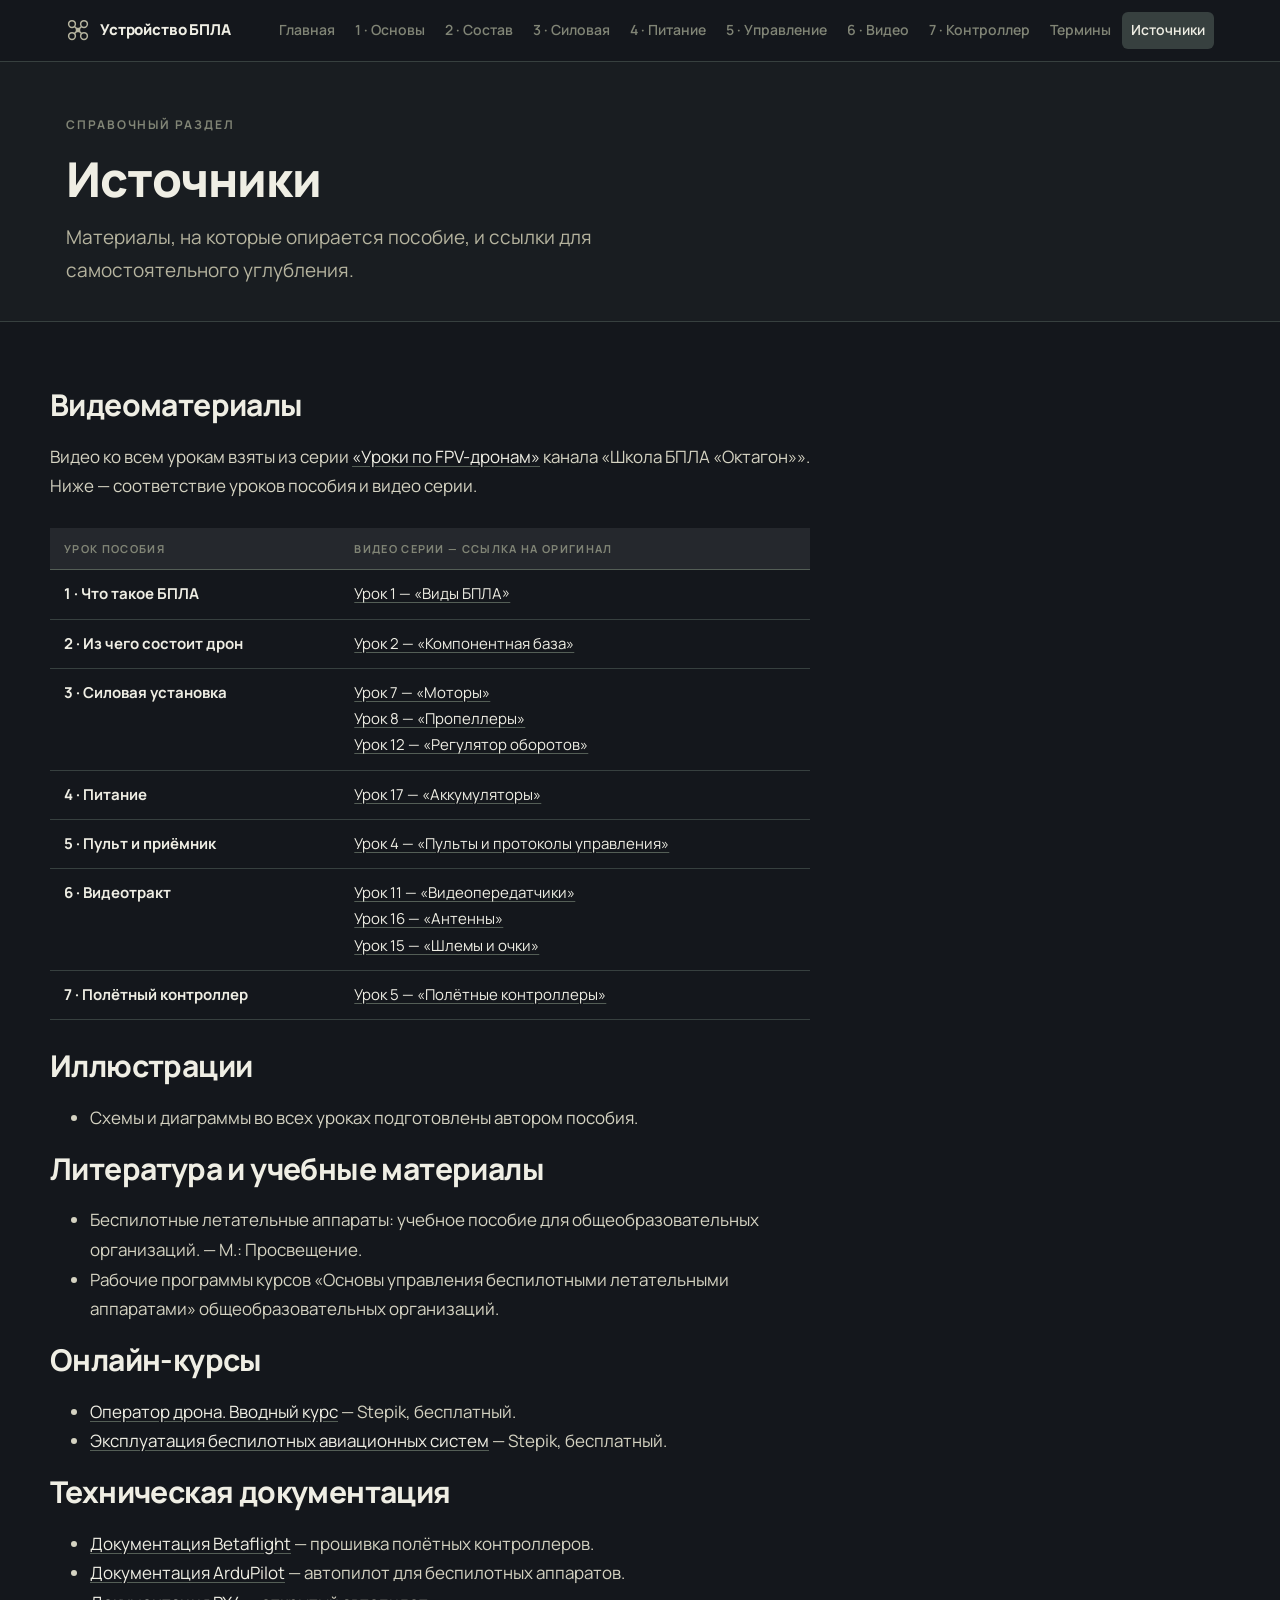
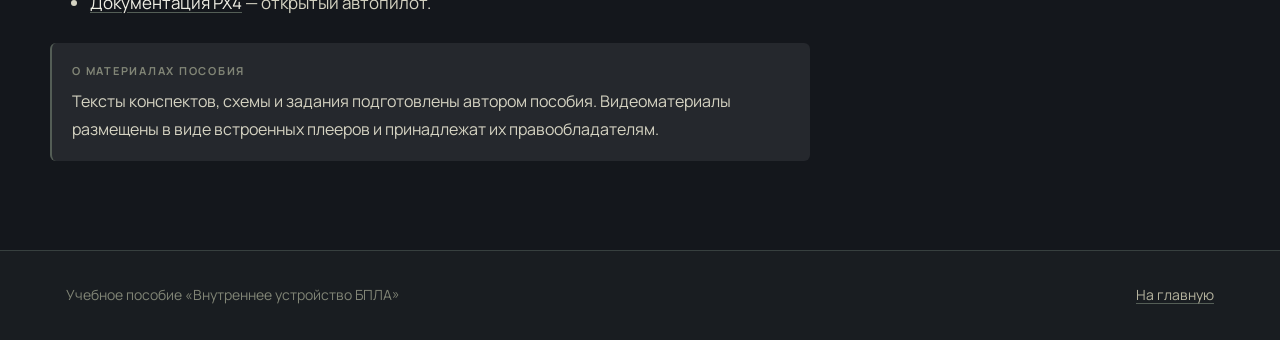
<file: sources.html>
<!doctype html>
<html lang="ru" data-theme="dark">
<head>
<meta charset="utf-8">
<meta name="viewport" content="width=device-width, initial-scale=1">
<title>Источники — Внутреннее устройство БПЛА</title>
<meta name="description" content="Источники, литература и видеоматериалы, использованные при подготовке учебного пособия по устройству БПЛА.">
<link rel="preconnect" href="https://fonts.googleapis.com">
<link rel="preconnect" href="https://fonts.gstatic.com" crossorigin>
<link href="https://fonts.googleapis.com/css2?family=Manrope:wght@400;600;700;800&family=JetBrains+Mono:wght@500;700&display=swap" rel="stylesheet">
<link rel="stylesheet" href="assets/style.css">
<link rel="icon" href="data:image/svg+xml,<svg xmlns='http://www.w3.org/2000/svg' viewBox='0 0 32 32'><rect width='32' height='32' fill='%2314171C'/><g stroke='%23B6B49F' stroke-width='2.4' fill='none'><circle cx='9' cy='9' r='4'/><circle cx='23' cy='9' r='4'/><circle cx='9' cy='23' r='4'/><circle cx='23' cy='23' r='4'/><path d='M12 12l8 8M20 12l-8 8'/></g></svg>">
</head>
<body>

<header class="site-header">
  <nav class="nav">
    <a class="nav__brand" href="index.html">
      <svg viewBox="0 0 32 32" fill="none" aria-hidden="true">
        <circle cx="8" cy="8" r="4.5" stroke="#B6B49F" stroke-width="2"/>
        <circle cx="24" cy="8" r="4.5" stroke="#B6B49F" stroke-width="2"/>
        <circle cx="8" cy="24" r="4.5" stroke="#B6B49F" stroke-width="2"/>
        <circle cx="24" cy="24" r="4.5" stroke="#B6B49F" stroke-width="2"/>
        <path d="M11 11l10 10M21 11L11 21" stroke="#B6B49F" stroke-width="2"/>
        <rect x="13" y="13" width="6" height="6" rx="1.5" fill="#B6B49F"/>
      </svg>
      Устройство БПЛА
    </a>
    <button class="nav__toggle" aria-expanded="false">Меню</button>
    <ul class="nav__links">
      <li><a href="index.html">Главная</a></li>
      <li><a href="lessons/urok1.html">1 · Основы</a></li>
      <li><a href="lessons/urok2.html">2 · Состав</a></li>
      <li><a href="lessons/urok3.html">3 · Силовая</a></li>
      <li><a href="lessons/urok4.html">4 · Питание</a></li>
      <li><a href="lessons/urok5.html">5 · Управление</a></li>
      <li><a href="lessons/urok6.html">6 · Видео</a></li>
      <li><a href="lessons/urok7.html">7 · Контроллер</a></li>
      <li><a href="glossary.html">Термины</a></li>
      <li><a href="sources.html" aria-current="page">Источники</a></li>
    </ul>
  </nav>
</header>

<div class="lesson-head">
  <div class="wrap">
    <span class="eyebrow">Справочный раздел</span>
    <h1 style="margin-bottom:.25em">Источники</h1>
    <p class="lead" style="max-width:700px;margin:0">
      Материалы, на которые опирается пособие, и ссылки для самостоятельного углубления.
    </p>
  </div>
</div>

<div class="wrap section">
  <div style="max-width:760px">

    <h2>Видеоматериалы</h2>

    <p>
      Видео ко всем урокам взяты из серии
      <a href="https://rutube.ru/plst/1694751/" target="_blank" rel="noopener">«Уроки по FPV-дронам»</a>
      канала «Школа БПЛА &laquo;Октагон&raquo;». Ниже — соответствие уроков пособия
      и видео серии.
    </p>

    <div class="table-wrap">
      <table>
        <thead>
          <tr><th>Урок пособия</th><th>Видео серии — ссылка на оригинал</th></tr>
        </thead>
        <tbody>
          <tr><td><strong>1 · Что такое БПЛА</strong></td><td><a href="https://rutube.ru/video/605fb3e5a20f7c8461225670b304269d/" target="_blank" rel="noopener">Урок 1 — «Виды БПЛА»</a></td></tr>
          <tr><td><strong>2 · Из чего состоит дрон</strong></td><td><a href="https://rutube.ru/video/3a0ae7de3df579c83fd990ced6aca812/" target="_blank" rel="noopener">Урок 2 — «Компонентная база»</a></td></tr>
          <tr><td><strong>3 · Силовая установка</strong></td><td><a href="https://rutube.ru/video/6e11f773d8039bff64ab2afc0a9f133a/" target="_blank" rel="noopener">Урок 7 — «Моторы»</a><br><a href="https://rutube.ru/video/3ee28f09b9e6fdffe6f31ee6a5f6c839/" target="_blank" rel="noopener">Урок 8 — «Пропеллеры»</a><br><a href="https://rutube.ru/video/f0f9ee47bc6f760c4ac7db2b38a68bc5/" target="_blank" rel="noopener">Урок 12 — «Регулятор оборотов»</a></td></tr>
          <tr><td><strong>4 · Питание</strong></td><td><a href="https://rutube.ru/video/7a2dd32e393e976ec72d217079ba6711/" target="_blank" rel="noopener">Урок 17 — «Аккумуляторы»</a></td></tr>
          <tr><td><strong>5 · Пульт и приёмник</strong></td><td><a href="https://rutube.ru/video/9e75c2f53828f01d3b91e47910c31f3b/" target="_blank" rel="noopener">Урок 4 — «Пульты и протоколы управления»</a></td></tr>
          <tr><td><strong>6 · Видеотракт</strong></td><td><a href="https://rutube.ru/video/8a6b68a5f446c6de442387ad1c4b6eb3/" target="_blank" rel="noopener">Урок 11 — «Видеопередатчики»</a><br><a href="https://rutube.ru/video/8bce2db0571be6950ae5e9917aacf7d5/" target="_blank" rel="noopener">Урок 16 — «Антенны»</a><br><a href="https://rutube.ru/video/e6761a920832e378de12f687ec18f1df/" target="_blank" rel="noopener">Урок 15 — «Шлемы и очки»</a></td></tr>
          <tr><td><strong>7 · Полётный контроллер</strong></td><td><a href="https://rutube.ru/video/f7252ba6075b08cb85533a58d754a557/" target="_blank" rel="noopener">Урок 5 — «Полётные контроллеры»</a></td></tr>
        </tbody>
      </table>
    </div>

    <h2>Иллюстрации</h2>
    <ul>
      <li>Схемы и диаграммы во всех уроках подготовлены автором пособия.</li>
    </ul>

    <h2>Литература и учебные материалы</h2>
    <ul>
      <li>Беспилотные летательные аппараты: учебное пособие для общеобразовательных организаций. — М.: Просвещение.</li>
      <li>Рабочие программы курсов «Основы управления беспилотными летательными аппаратами» общеобразовательных организаций.</li>
    </ul>

    <h2>Онлайн-курсы</h2>
    <ul>
      <li><a href="https://stepik.org/162746" target="_blank" rel="noopener">Оператор дрона. Вводный курс</a> — Stepik, бесплатный.</li>
      <li><a href="https://stepik.org/178179" target="_blank" rel="noopener">Эксплуатация беспилотных авиационных систем</a> — Stepik, бесплатный.</li>
    </ul>

    <h2>Техническая документация</h2>
    <ul>
      <li><a href="https://betaflight.com/docs/wiki" target="_blank" rel="noopener">Документация Betaflight</a> — прошивка полётных контроллеров.</li>
      <li><a href="https://ardupilot.org/copter/" target="_blank" rel="noopener">Документация ArduPilot</a> — автопилот для беспилотных аппаратов.</li>
      <li><a href="https://docs.px4.io/" target="_blank" rel="noopener">Документация PX4</a> — открытый автопилот.</li>
    </ul>

    <div class="note">
      <span class="note__label">О материалах пособия</span>
      <p>
        Тексты конспектов, схемы и задания подготовлены автором пособия.
        Видеоматериалы размещены в виде встроенных плееров и принадлежат
        их правообладателям.
      </p>
    </div>

  </div>
</div>

<footer class="site-footer">
  <div class="wrap">
    <span>Учебное пособие «Внутреннее устройство БПЛА»</span>
    <span><a href="index.html">На главную</a></span>
  </div>
</footer>

<script src="assets/main.js"></script>
</body>
</html>
</file>
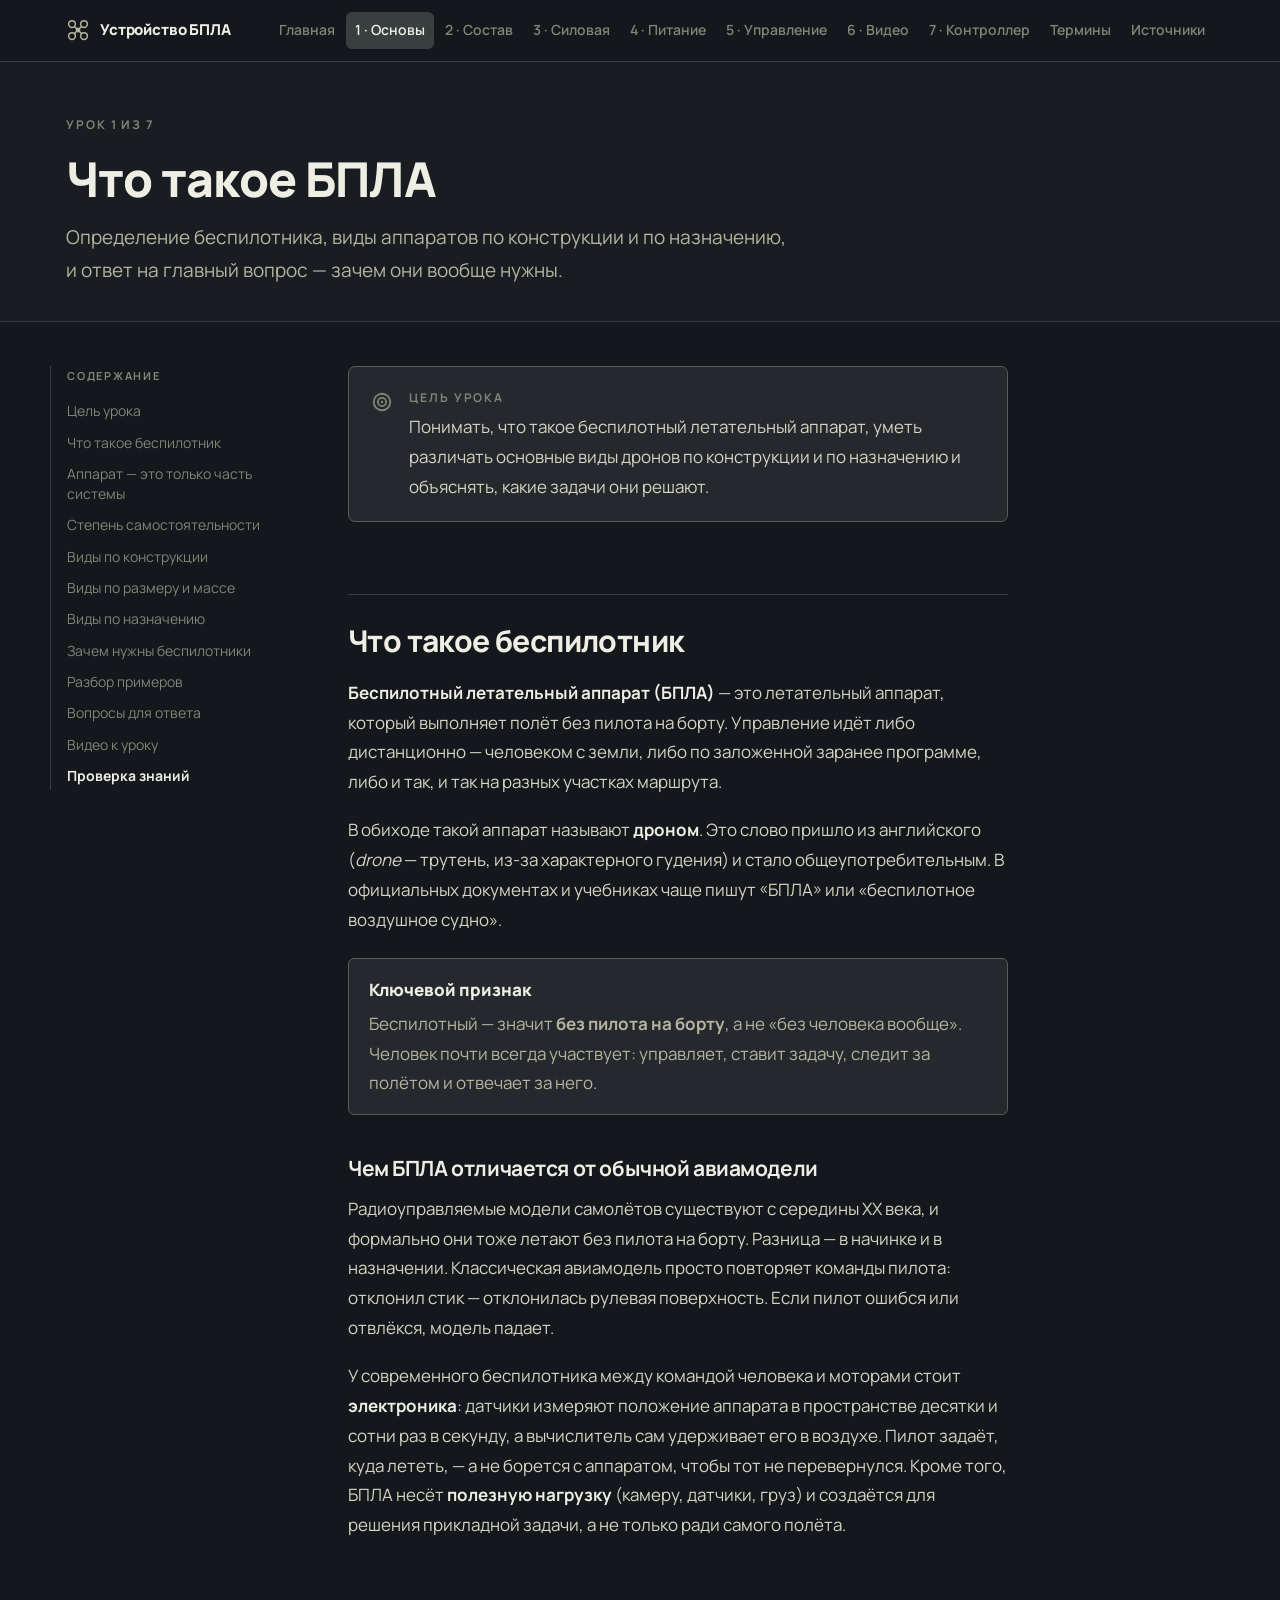
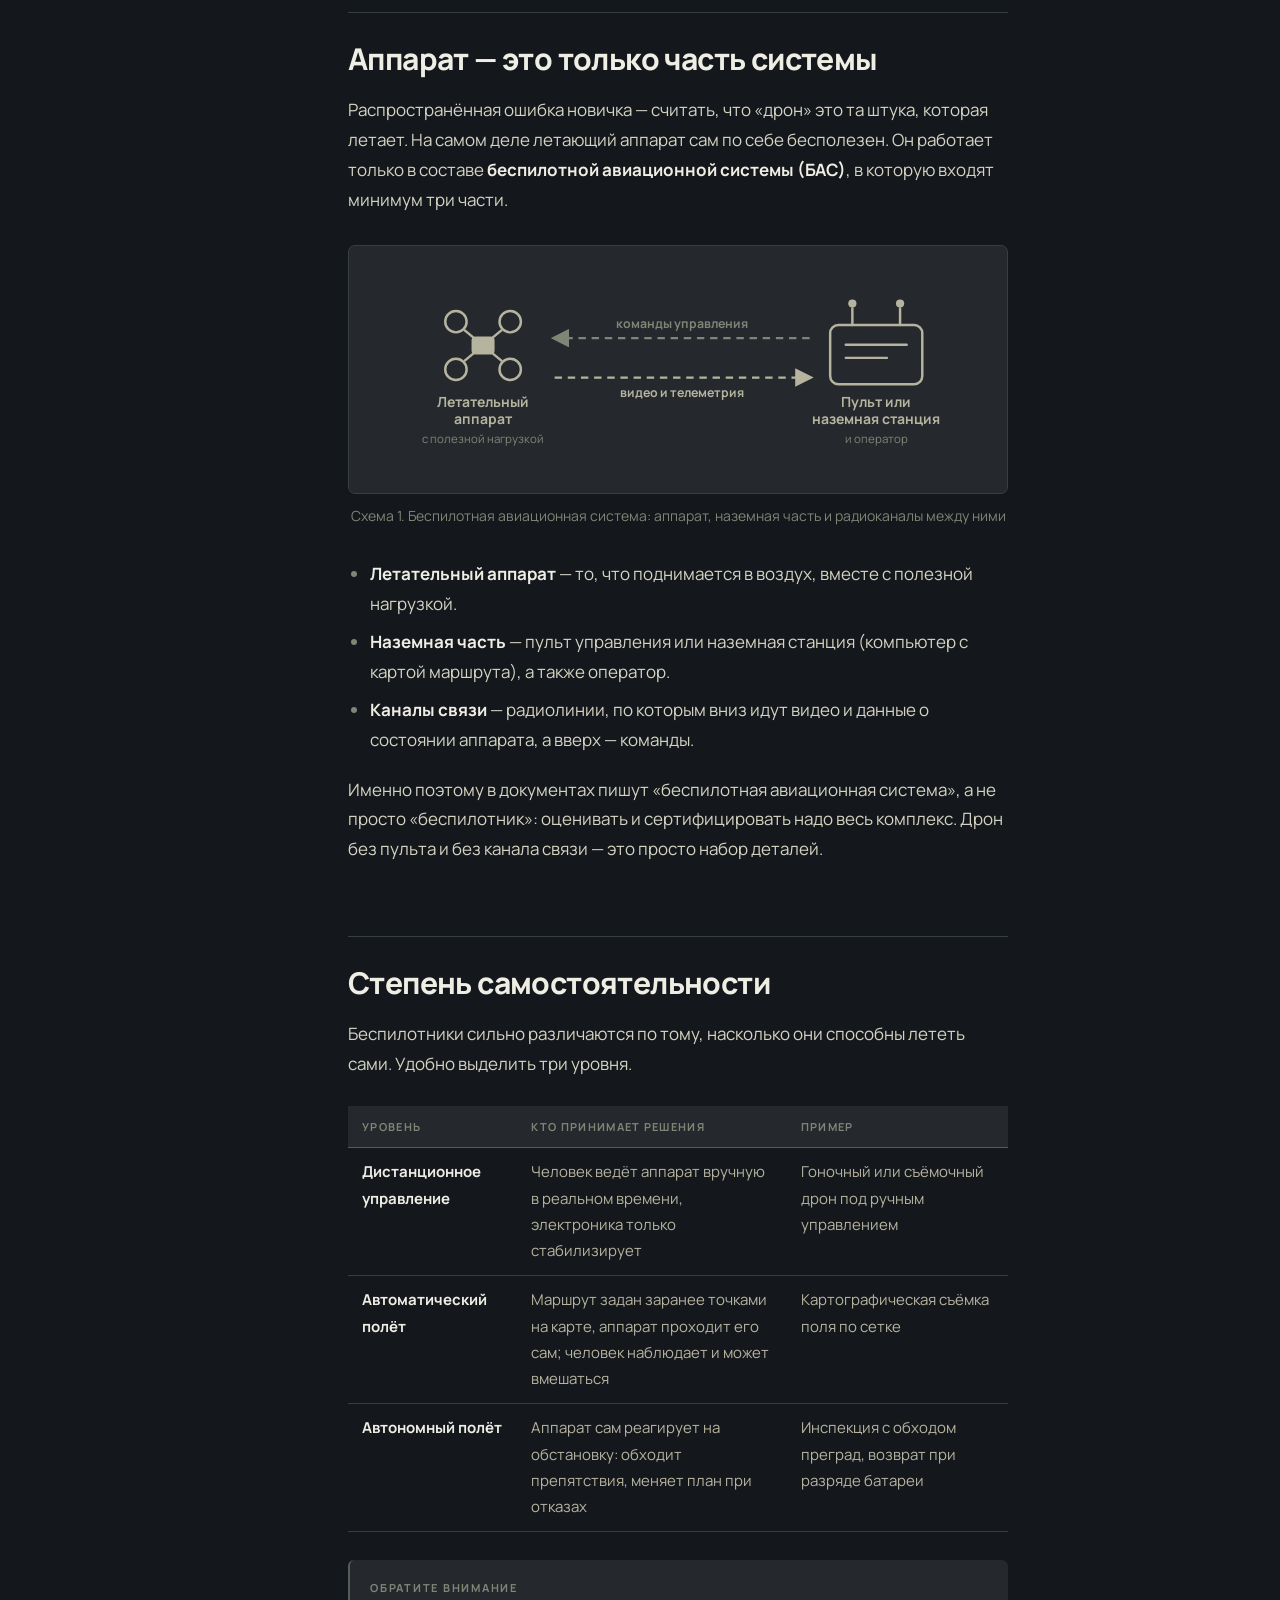
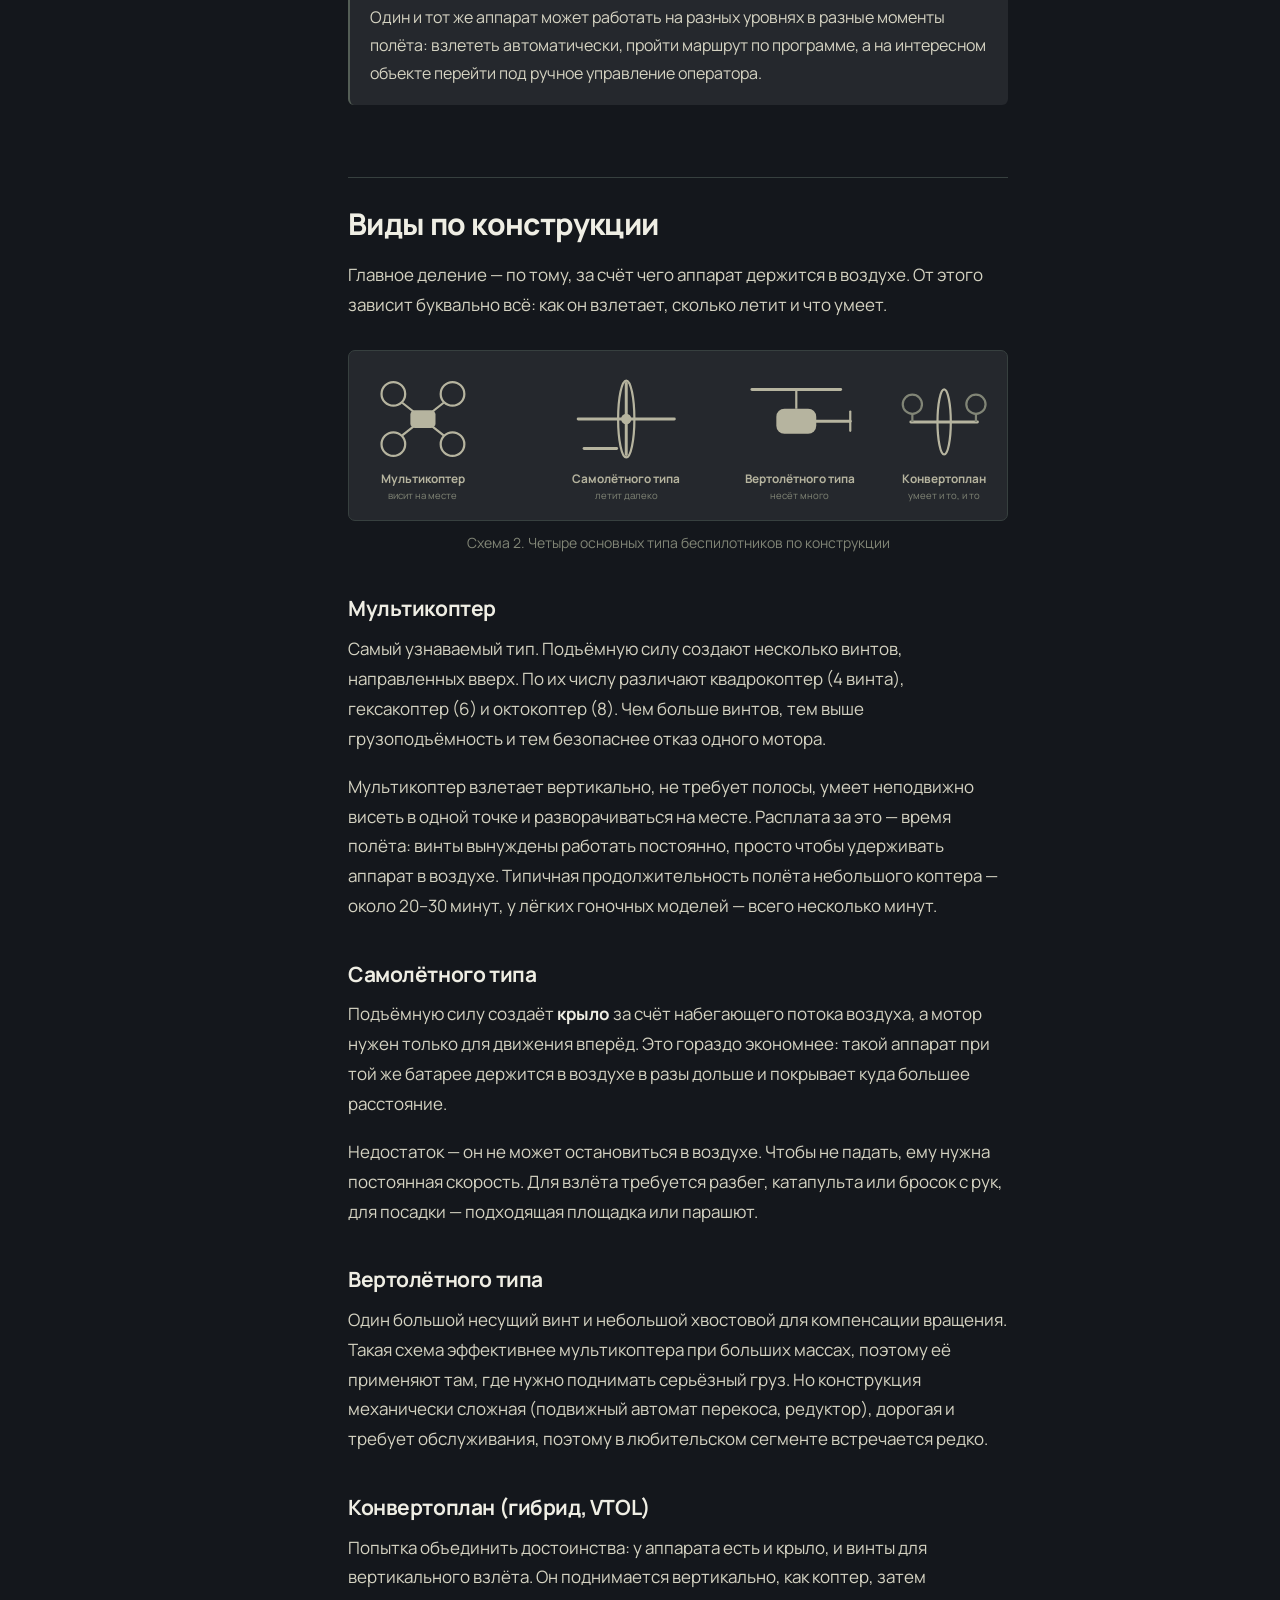
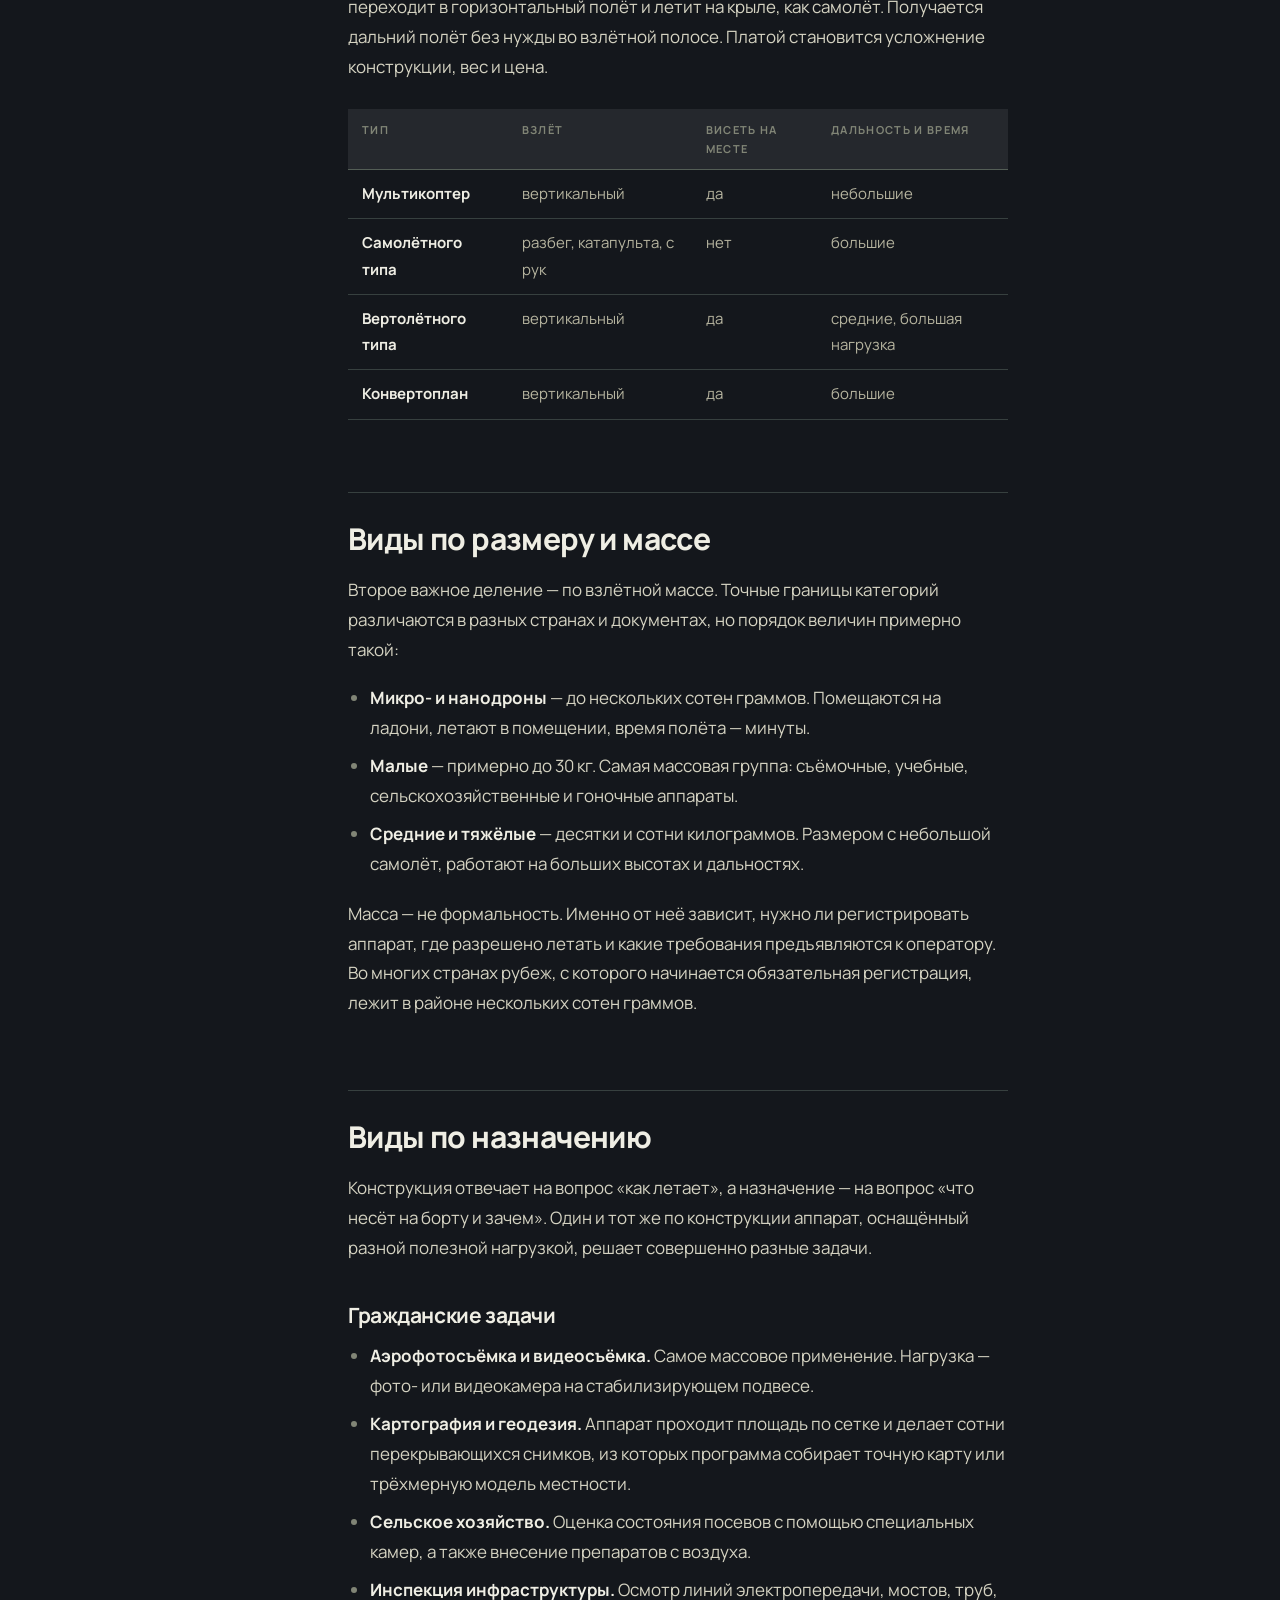
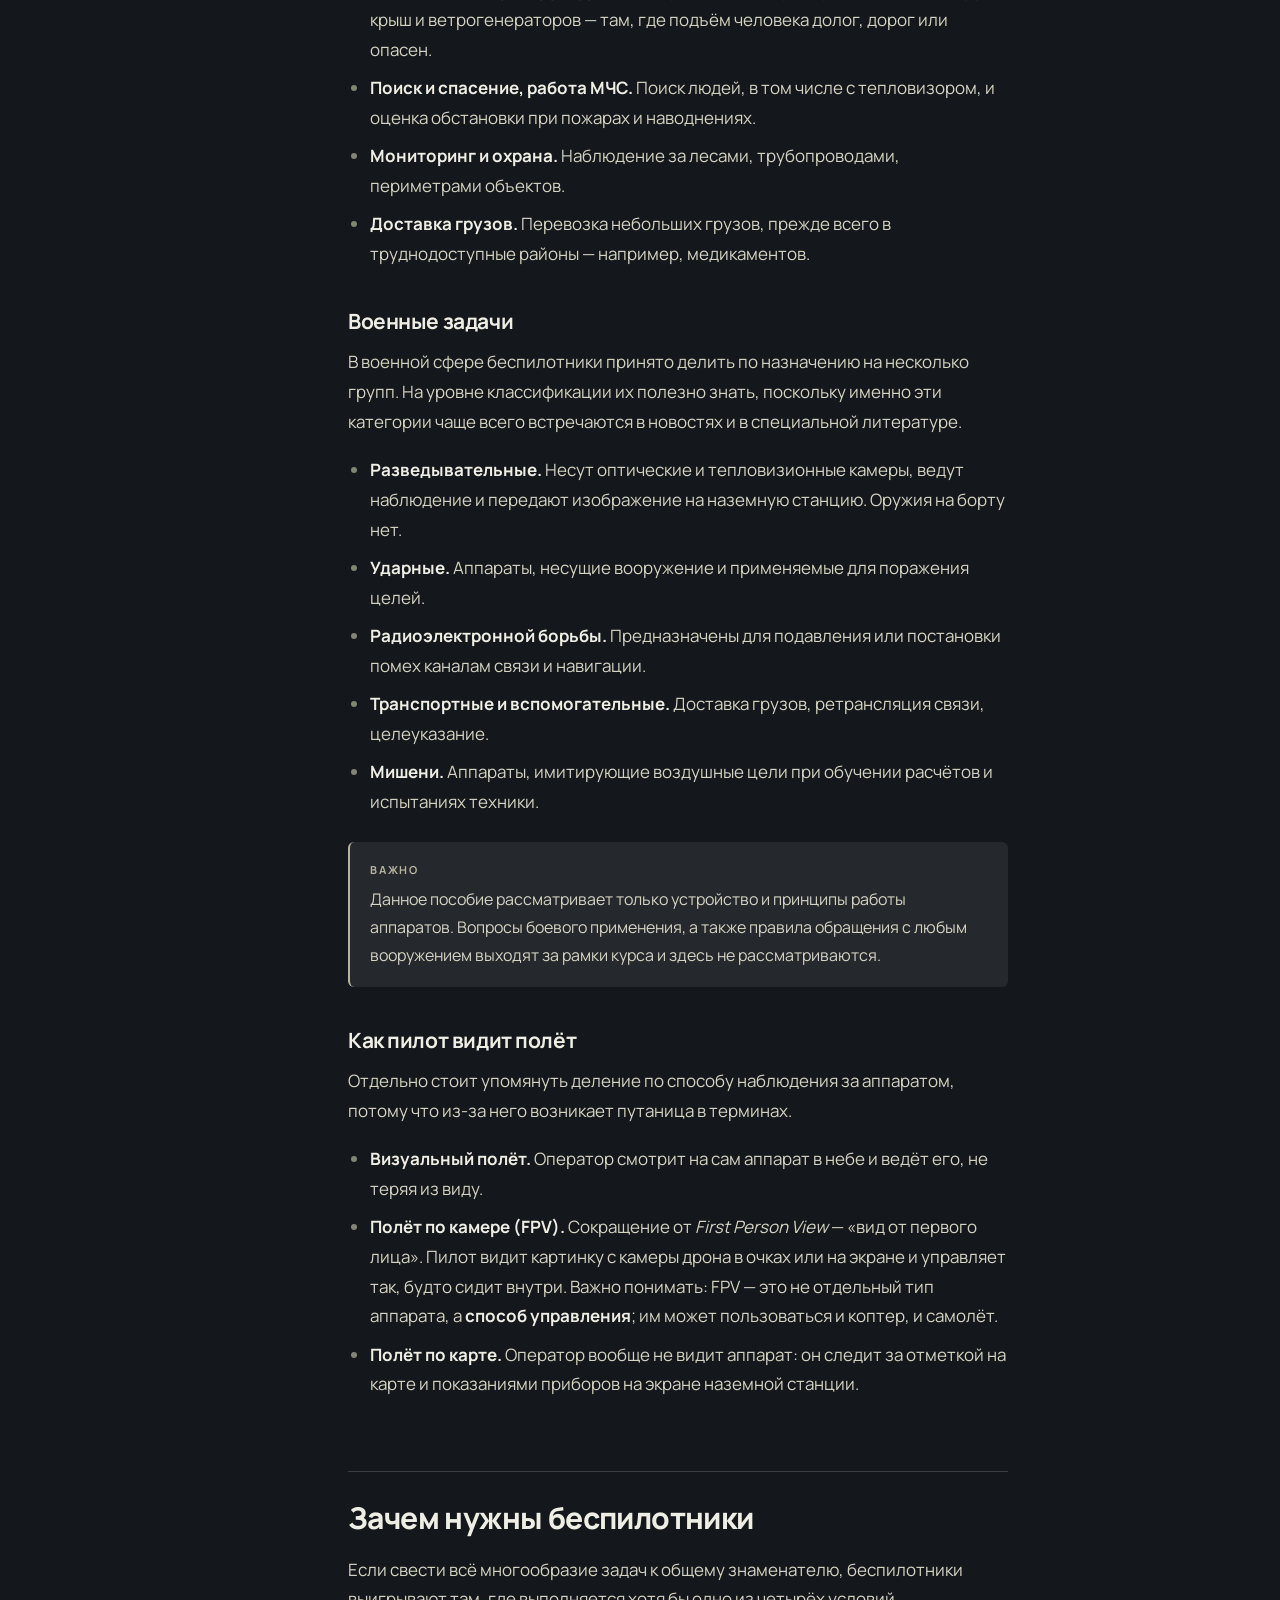
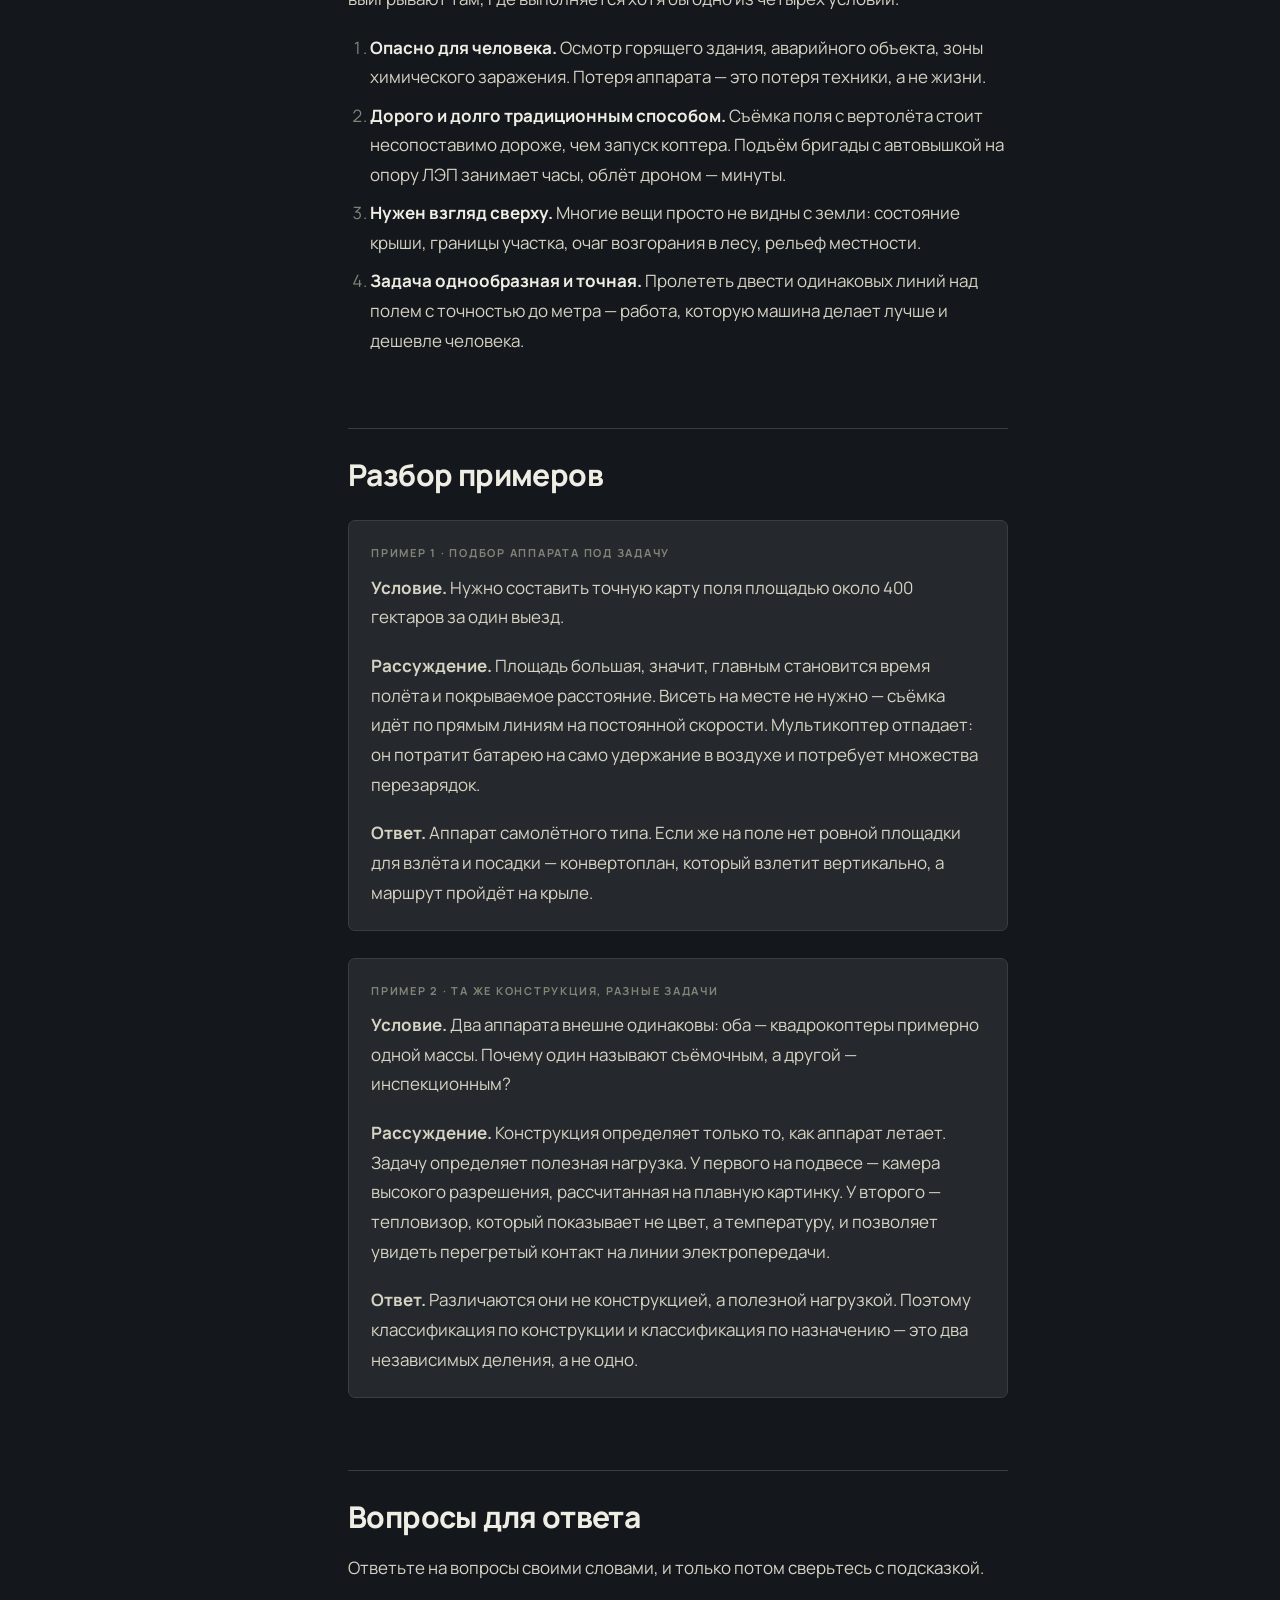
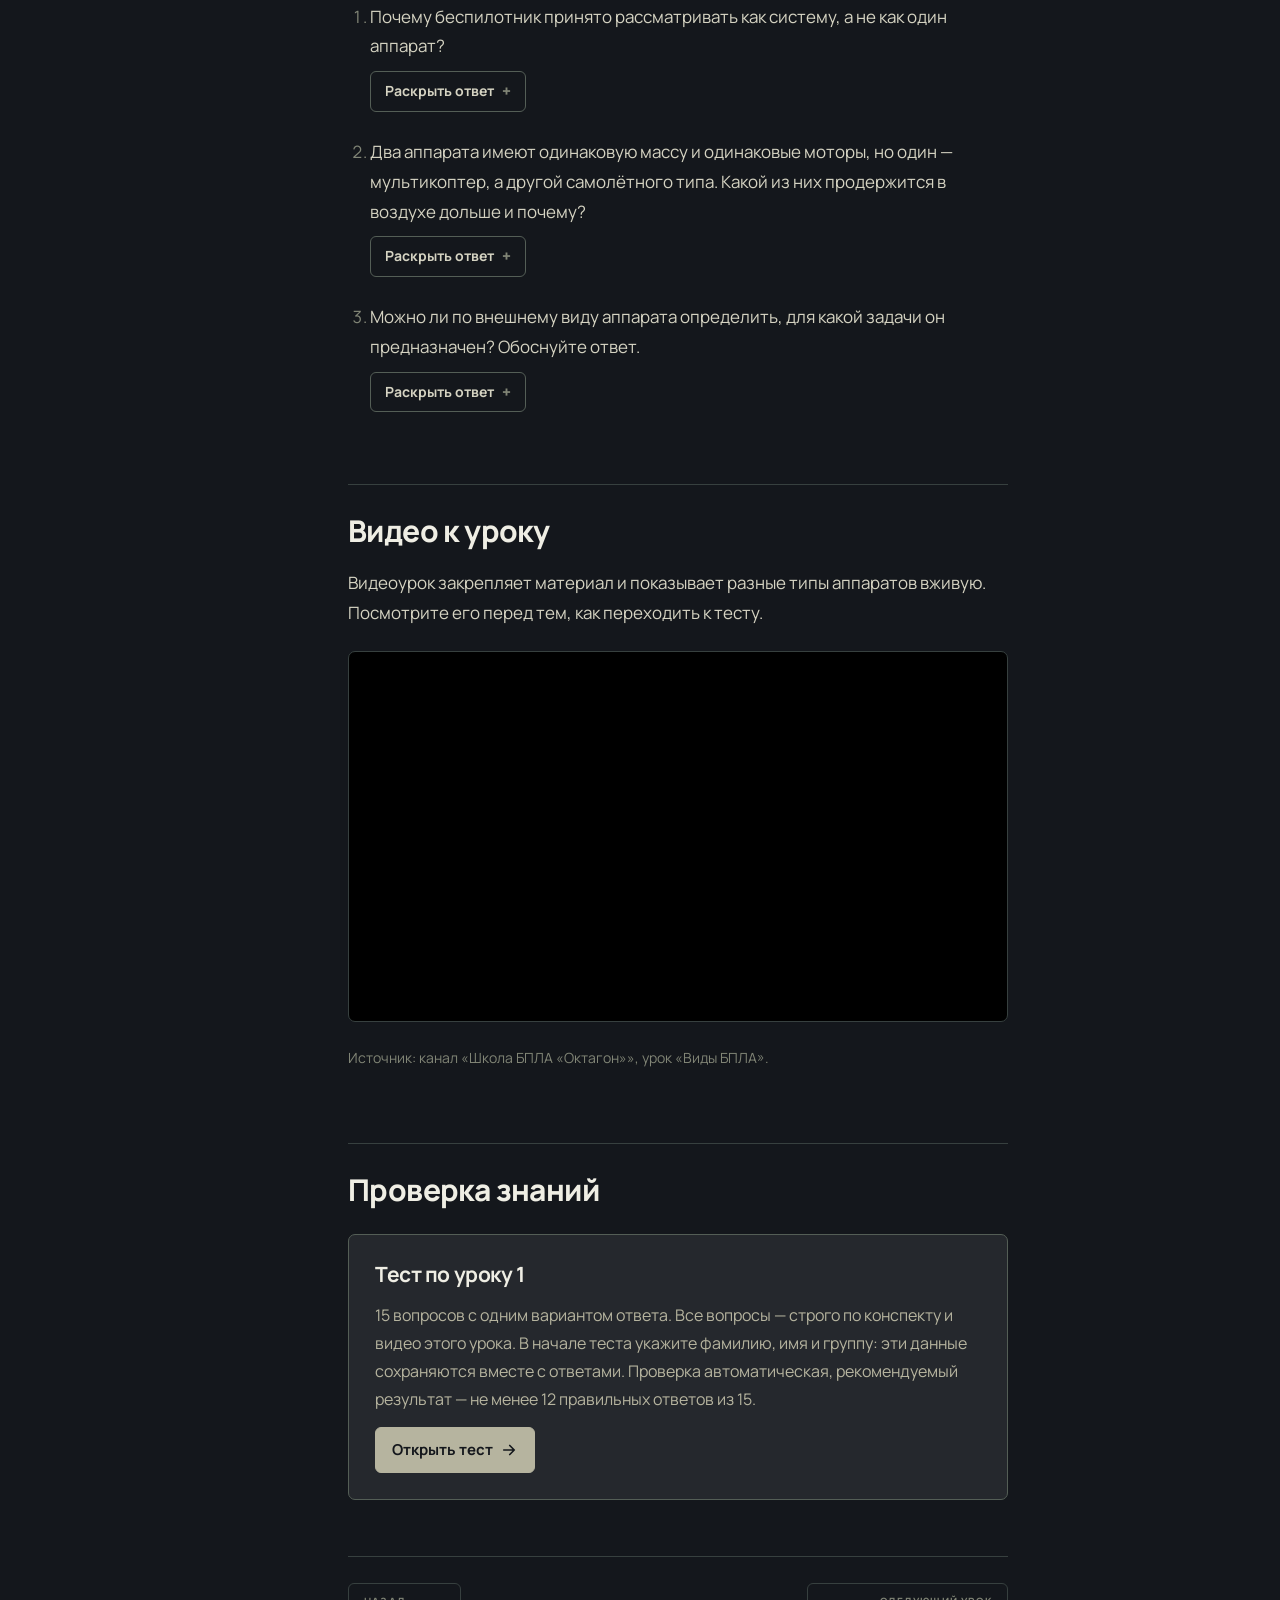
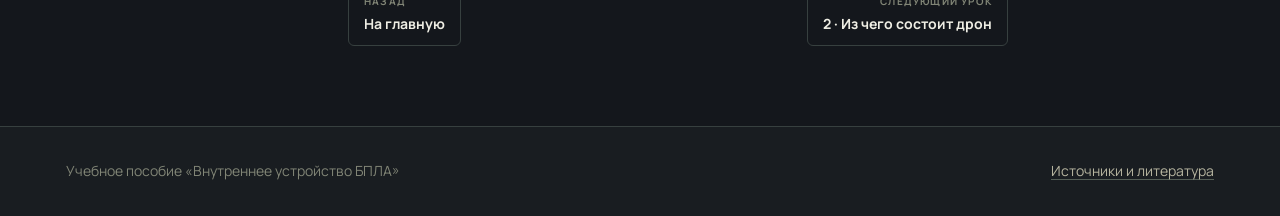
<file: lessons/urok1.html>
<!doctype html>
<html lang="ru" data-theme="dark">
<head>
<meta charset="utf-8">
<meta name="viewport" content="width=device-width, initial-scale=1">
<title>Урок 1. Что такое БПЛА — Внутреннее устройство БПЛА</title>
<meta name="description" content="Что такое беспилотный летательный аппарат, чем он отличается от авиамодели, какие бывают виды дронов по конструкции и по назначению и зачем они нужны.">
<link rel="preconnect" href="https://fonts.googleapis.com">
<link rel="preconnect" href="https://fonts.gstatic.com" crossorigin>
<link href="https://fonts.googleapis.com/css2?family=Manrope:wght@400;600;700;800&family=JetBrains+Mono:wght@500;700&display=swap" rel="stylesheet">
<link rel="stylesheet" href="../assets/style.css">
<link rel="icon" href="data:image/svg+xml,<svg xmlns='http://www.w3.org/2000/svg' viewBox='0 0 32 32'><rect width='32' height='32' fill='%2314171C'/><g stroke='%23B6B49F' stroke-width='2.4' fill='none'><circle cx='9' cy='9' r='4'/><circle cx='23' cy='9' r='4'/><circle cx='9' cy='23' r='4'/><circle cx='23' cy='23' r='4'/><path d='M12 12l8 8M20 12l-8 8'/></g></svg>">
</head>
<body>

<header class="site-header">
  <nav class="nav">
    <a class="nav__brand" href="../index.html">
      <svg viewBox="0 0 32 32" fill="none" aria-hidden="true">
        <circle cx="8" cy="8" r="4.5" stroke="#B6B49F" stroke-width="2"/>
        <circle cx="24" cy="8" r="4.5" stroke="#B6B49F" stroke-width="2"/>
        <circle cx="8" cy="24" r="4.5" stroke="#B6B49F" stroke-width="2"/>
        <circle cx="24" cy="24" r="4.5" stroke="#B6B49F" stroke-width="2"/>
        <path d="M11 11l10 10M21 11L11 21" stroke="#B6B49F" stroke-width="2"/>
        <rect x="13" y="13" width="6" height="6" rx="1.5" fill="#B6B49F"/>
      </svg>
      Устройство БПЛА
    </a>
    <button class="nav__toggle" aria-expanded="false">Меню</button>
    <ul class="nav__links">
      <li><a href="../index.html">Главная</a></li>
      <li><a href="urok1.html" aria-current="page">1 · Основы</a></li>
      <li><a href="urok2.html">2 · Состав</a></li>
      <li><a href="urok3.html">3 · Силовая</a></li>
      <li><a href="urok4.html">4 · Питание</a></li>
      <li><a href="urok5.html">5 · Управление</a></li>
      <li><a href="urok6.html">6 · Видео</a></li>
      <li><a href="urok7.html">7 · Контроллер</a></li>
      <li><a href="../glossary.html">Термины</a></li>
      <li><a href="../sources.html">Источники</a></li>
    </ul>
  </nav>
</header>

<div class="lesson-head">
  <div class="wrap">
    <span class="eyebrow">Урок 1 из 7</span>
    <h1 style="margin-bottom:.25em">Что такое БПЛА</h1>
    <p class="lead" style="max-width:720px;margin:0">
      Определение беспилотника, виды аппаратов по конструкции и по назначению,
      и ответ на главный вопрос — зачем они вообще нужны.
    </p>
  </div>
</div>

<div class="wrap lesson-layout">

  <!-- ============ Оглавление ============ -->
  <aside class="toc">
    <details class="toc__box" open>
    <summary class="toc__title">Содержание</summary>
    <ol>
      <li><a href="#goal">Цель урока</a></li>
      <li><a href="#definition">Что такое беспилотник</a></li>
      <li><a href="#system">Аппарат — это только часть системы</a></li>
      <li><a href="#autonomy">Степень самостоятельности</a></li>
      <li><a href="#construction">Виды по конструкции</a></li>
      <li><a href="#size">Виды по размеру и массе</a></li>
      <li><a href="#purpose">Виды по назначению</a></li>
      <li><a href="#why">Зачем нужны беспилотники</a></li>
      <li><a href="#examples">Разбор примеров</a></li>
      <li><a href="#questions">Вопросы для ответа</a></li>
      <li><a href="#video">Видео к уроку</a></li>
      <li><a href="#test">Проверка знаний</a></li>
    </ol>
    </details>
  </aside>

  <!-- ============ Текст урока ============ -->
  <article class="lesson-body">

    <h2 id="goal" style="position:absolute;width:1px;height:1px;overflow:hidden;clip:rect(0 0 0 0)">Цель урока</h2>
    <div class="goal">
      <svg viewBox="0 0 24 24" fill="none" aria-hidden="true">
        <circle cx="12" cy="12" r="9" stroke="currentColor" stroke-width="2"/>
        <circle cx="12" cy="12" r="4.5" stroke="currentColor" stroke-width="2"/>
        <circle cx="12" cy="12" r="1.3" fill="currentColor"/>
      </svg>
      <p>
        <b>Цель урока</b>
        Понимать, что такое беспилотный летательный аппарат, уметь различать основные
        виды дронов по конструкции и по назначению и объяснять, какие задачи они решают.
      </p>
    </div>

    <h2 id="definition">Что такое беспилотник</h2>

    <p>
      <strong>Беспилотный летательный аппарат (БПЛА)</strong> — это летательный аппарат,
      который выполняет полёт без пилота на борту. Управление идёт либо дистанционно —
      человеком с земли, либо по заложенной заранее программе, либо и так, и так
      на разных участках маршрута.
    </p>

    <p>
      В обиходе такой аппарат называют <strong>дроном</strong>. Это слово пришло из
      английского (<i>drone</i> — трутень, из-за характерного гудения) и стало
      общеупотребительным. В официальных документах и учебниках чаще пишут
      «БПЛА» или «беспилотное воздушное судно».
    </p>

    <dl class="term">
      <dt>Ключевой признак</dt>
      <dd>
        Беспилотный — значит <b>без пилота на борту</b>, а не «без человека вообще».
        Человек почти всегда участвует: управляет, ставит задачу, следит за полётом
        и отвечает за него.
      </dd>
    </dl>

    <h3>Чем БПЛА отличается от обычной авиамодели</h3>

    <p>
      Радиоуправляемые модели самолётов существуют с середины XX века, и формально
      они тоже летают без пилота на борту. Разница — в начинке и в назначении.
      Классическая авиамодель просто повторяет команды пилота: отклонил стик — отклонилась
      рулевая поверхность. Если пилот ошибся или отвлёкся, модель падает.
    </p>

    <p>
      У современного беспилотника между командой человека и моторами стоит
      <strong>электроника</strong>: датчики измеряют положение аппарата в пространстве
      десятки и сотни раз в секунду, а вычислитель сам удерживает его в воздухе.
      Пилот задаёт, куда лететь, — а не борется с аппаратом, чтобы тот не перевернулся.
      Кроме того, БПЛА несёт <strong>полезную нагрузку</strong> (камеру, датчики, груз) и
      создаётся для решения прикладной задачи, а не только ради самого полёта.
    </p>

    <h2 id="system">Аппарат — это только часть системы</h2>

    <p>
      Распространённая ошибка новичка — считать, что «дрон» это та штука, которая летает.
      На самом деле летающий аппарат сам по себе бесполезен. Он работает только
      в составе <strong>беспилотной авиационной системы (БАС)</strong>, в которую входят
      минимум три части.
    </p>

    <figure>
      <svg viewBox="0 0 800 300" role="img" aria-labelledby="sysTitle">
        <title id="sysTitle">Состав беспилотной авиационной системы: аппарат, радиоканалы, наземная станция и оператор</title>

        <!-- Аппарат -->
        <g>
          <circle cx="130" cy="92" r="13" fill="none" stroke="#B6B49F" stroke-width="3"/>
          <circle cx="196" cy="92" r="13" fill="none" stroke="#B6B49F" stroke-width="3"/>
          <circle cx="130" cy="150" r="13" fill="none" stroke="#B6B49F" stroke-width="3"/>
          <circle cx="196" cy="150" r="13" fill="none" stroke="#B6B49F" stroke-width="3"/>
          <path d="M140 102l46 38M186 102l-46 38" stroke="#B6B49F" stroke-width="3"/>
          <rect x="149" y="110" width="28" height="22" rx="5" fill="#B6B49F"/>
          <text x="163" y="196" text-anchor="middle" fill="#B6B49F" font-family="Manrope,sans-serif" font-size="17" font-weight="700">Летательный</text>
          <text x="163" y="217" text-anchor="middle" fill="#B6B49F" font-family="Manrope,sans-serif" font-size="17" font-weight="700">аппарат</text>
          <text x="163" y="240" text-anchor="middle" fill="#818576" font-family="Manrope,sans-serif" font-size="14">с полезной нагрузкой</text>
        </g>

        <!-- Канал: команды (вправо -> влево, от пульта к дрону) -->
        <path d="M560 112 L250 112" stroke="#818576" stroke-width="2.5" stroke-dasharray="9 7" marker-end="url(#arrowAmber)"/>
        <text x="405" y="100" text-anchor="middle" fill="#818576" font-family="Manrope,sans-serif" font-size="15" font-weight="700">команды управления</text>

        <!-- Канал: телеметрия и видео -->
        <path d="M250 160 L560 160" stroke="#B6B49F" stroke-width="2.5" stroke-dasharray="9 7" marker-end="url(#arrowCyan)"/>
        <text x="405" y="184" text-anchor="middle" fill="#B6B49F" font-family="Manrope,sans-serif" font-size="15" font-weight="700">видео и телеметрия</text>

        <defs>
          <marker id="arrowAmber" markerWidth="9" markerHeight="9" refX="7" refY="4.5" orient="auto">
            <path d="M0 0l9 4.5L0 9z" fill="#818576"/>
          </marker>
          <marker id="arrowCyan" markerWidth="9" markerHeight="9" refX="7" refY="4.5" orient="auto">
            <path d="M0 0l9 4.5L0 9z" fill="#B6B49F"/>
          </marker>
        </defs>

        <!-- Наземная станция -->
        <g>
          <rect x="585" y="96" width="112" height="72" rx="10" fill="none" stroke="#B6B49F" stroke-width="3"/>
          <path d="M604 120h74M604 136h50" stroke="#B6B49F" stroke-width="3" stroke-linecap="round"/>
          <path d="M612 96v-20M670 96v-20" stroke="#B6B49F" stroke-width="3" stroke-linecap="round"/>
          <circle cx="612" cy="70" r="5" fill="#B6B49F"/>
          <circle cx="670" cy="70" r="5" fill="#B6B49F"/>
          <text x="641" y="196" text-anchor="middle" fill="#B6B49F" font-family="Manrope,sans-serif" font-size="17" font-weight="700">Пульт или</text>
          <text x="641" y="217" text-anchor="middle" fill="#B6B49F" font-family="Manrope,sans-serif" font-size="17" font-weight="700">наземная станция</text>
          <text x="641" y="240" text-anchor="middle" fill="#818576" font-family="Manrope,sans-serif" font-size="14">и оператор</text>
        </g>
      </svg>
      <figcaption>Схема 1. Беспилотная авиационная система: аппарат, наземная часть и радиоканалы между ними</figcaption>
    </figure>

    <ul>
      <li><strong>Летательный аппарат</strong> — то, что поднимается в воздух, вместе с полезной нагрузкой.</li>
      <li><strong>Наземная часть</strong> — пульт управления или наземная станция (компьютер с картой маршрута), а также оператор.</li>
      <li><strong>Каналы связи</strong> — радиолинии, по которым вниз идут видео и данные о состоянии аппарата, а вверх — команды.</li>
    </ul>

    <p>
      Именно поэтому в документах пишут «беспилотная авиационная система», а не просто
      «беспилотник»: оценивать и сертифицировать надо весь комплекс. Дрон без пульта
      и без канала связи — это просто набор деталей.
    </p>

    <h2 id="autonomy">Степень самостоятельности</h2>

    <p>
      Беспилотники сильно различаются по тому, насколько они способны лететь сами.
      Удобно выделить три уровня.
    </p>

    <div class="table-wrap">
      <table>
        <thead>
          <tr><th>Уровень</th><th>Кто принимает решения</th><th>Пример</th></tr>
        </thead>
        <tbody>
          <tr>
            <td><strong>Дистанционное управление</strong></td>
            <td>Человек ведёт аппарат вручную в реальном времени, электроника только стабилизирует</td>
            <td>Гоночный или съёмочный дрон под ручным управлением</td>
          </tr>
          <tr>
            <td><strong>Автоматический полёт</strong></td>
            <td>Маршрут задан заранее точками на карте, аппарат проходит его сам; человек наблюдает и может вмешаться</td>
            <td>Картографическая съёмка поля по сетке</td>
          </tr>
          <tr>
            <td><strong>Автономный полёт</strong></td>
            <td>Аппарат сам реагирует на обстановку: обходит препятствия, меняет план при отказах</td>
            <td>Инспекция с обходом преград, возврат при разряде батареи</td>
          </tr>
        </tbody>
      </table>
    </div>

    <div class="note">
      <span class="note__label">Обратите внимание</span>
      <p>
        Один и тот же аппарат может работать на разных уровнях в разные моменты полёта:
        взлететь автоматически, пройти маршрут по программе, а на интересном объекте
        перейти под ручное управление оператора.
      </p>
    </div>

    <h2 id="construction">Виды по конструкции</h2>

    <p>
      Главное деление — по тому, за счёт чего аппарат держится в воздухе.
      От этого зависит буквально всё: как он взлетает, сколько летит и что умеет.
    </p>

    <figure>
      <svg viewBox="0 0 890 228" role="img" aria-labelledby="typesTitle">
        <title id="typesTitle">Четыре основных типа беспилотников: мультикоптер, самолётного типа, вертолётного типа и конвертоплан</title>

        <!-- Мультикоптер -->
        <g>
          <circle cx="60" cy="58" r="16" fill="none" stroke="#B6B49F" stroke-width="3"/>
          <circle cx="140" cy="58" r="16" fill="none" stroke="#B6B49F" stroke-width="3"/>
          <circle cx="60" cy="126" r="16" fill="none" stroke="#B6B49F" stroke-width="3"/>
          <circle cx="140" cy="126" r="16" fill="none" stroke="#B6B49F" stroke-width="3"/>
          <path d="M72 70l56 44M128 70l-56 44" stroke="#B6B49F" stroke-width="3"/>
          <rect x="83" y="80" width="34" height="24" rx="6" fill="#B6B49F"/>
          <text x="100" y="178" text-anchor="middle" fill="#B6B49F" font-family="Manrope,sans-serif" font-size="16" font-weight="700">Мультикоптер</text>
          <text x="100" y="200" text-anchor="middle" fill="#818576" font-family="Manrope,sans-serif" font-size="13">висит на месте</text>
        </g>

        <!-- Самолётного типа -->
        <g>
          <path d="M310 92h130" stroke="#B6B49F" stroke-width="4" stroke-linecap="round"/>
          <path d="M375 44v96" stroke="#B6B49F" stroke-width="4" stroke-linecap="round"/>
          <path d="M318 132h44" stroke="#B6B49F" stroke-width="4" stroke-linecap="round"/>
          <ellipse cx="375" cy="92" rx="11" ry="52" fill="none" stroke="#B6B49F" stroke-width="3"/>
          <circle cx="375" cy="92" r="7" fill="#B6B49F"/>
          <text x="375" y="178" text-anchor="middle" fill="#B6B49F" font-family="Manrope,sans-serif" font-size="16" font-weight="700">Самолётного типа</text>
          <text x="375" y="200" text-anchor="middle" fill="#818576" font-family="Manrope,sans-serif" font-size="13">летит далеко</text>
        </g>

        <!-- Вертолётного типа -->
        <g>
          <path d="M545 52h120" stroke="#B6B49F" stroke-width="4" stroke-linecap="round"/>
          <path d="M605 52v26" stroke="#B6B49F" stroke-width="3"/>
          <rect x="578" y="78" width="54" height="34" rx="11" fill="#B6B49F"/>
          <path d="M632 95h46" stroke="#B6B49F" stroke-width="4" stroke-linecap="round"/>
          <path d="M678 82v26" stroke="#B6B49F" stroke-width="3" stroke-linecap="round"/>
          <text x="610" y="178" text-anchor="middle" fill="#B6B49F" font-family="Manrope,sans-serif" font-size="16" font-weight="700">Вертолётного типа</text>
          <text x="610" y="200" text-anchor="middle" fill="#818576" font-family="Manrope,sans-serif" font-size="13">несёт много</text>
        </g>

        <!-- Конвертоплан -->
        <g>
          <path d="M760 96h90" stroke="#B6B49F" stroke-width="4" stroke-linecap="round"/>
          <ellipse cx="805" cy="96" rx="9" ry="44" fill="none" stroke="#B6B49F" stroke-width="3"/>
          <circle cx="762" cy="72" r="13" fill="none" stroke="#818576" stroke-width="3"/>
          <circle cx="848" cy="72" r="13" fill="none" stroke="#818576" stroke-width="3"/>
          <path d="M762 85v11M848 85v11" stroke="#818576" stroke-width="3"/>
          <text x="805" y="178" text-anchor="middle" fill="#B6B49F" font-family="Manrope,sans-serif" font-size="16" font-weight="700">Конвертоплан</text>
          <text x="805" y="200" text-anchor="middle" fill="#818576" font-family="Manrope,sans-serif" font-size="13">умеет и то, и то</text>
        </g>
      </svg>
      <figcaption>Схема 2. Четыре основных типа беспилотников по конструкции</figcaption>
    </figure>

    <h3>Мультикоптер</h3>
    <p>
      Самый узнаваемый тип. Подъёмную силу создают несколько винтов, направленных вверх.
      По их числу различают квадрокоптер (4 винта), гексакоптер (6) и октокоптер (8).
      Чем больше винтов, тем выше грузоподъёмность и тем безопаснее отказ одного мотора.
    </p>
    <p>
      Мультикоптер взлетает вертикально, не требует полосы, умеет неподвижно висеть
      в одной точке и разворачиваться на месте. Расплата за это — время полёта:
      винты вынуждены работать постоянно, просто чтобы удерживать аппарат в воздухе.
      Типичная продолжительность полёта небольшого коптера — около 20–30 минут,
      у лёгких гоночных моделей — всего несколько минут.
    </p>

    <h3>Самолётного типа</h3>
    <p>
      Подъёмную силу создаёт <strong>крыло</strong> за счёт набегающего потока воздуха,
      а мотор нужен только для движения вперёд. Это гораздо экономнее: такой аппарат
      при той же батарее держится в воздухе в разы дольше и покрывает куда большее расстояние.
    </p>
    <p>
      Недостаток — он не может остановиться в воздухе. Чтобы не падать, ему нужна
      постоянная скорость. Для взлёта требуется разбег, катапульта или бросок с рук,
      для посадки — подходящая площадка или парашют.
    </p>

    <h3>Вертолётного типа</h3>
    <p>
      Один большой несущий винт и небольшой хвостовой для компенсации вращения.
      Такая схема эффективнее мультикоптера при больших массах, поэтому её применяют
      там, где нужно поднимать серьёзный груз. Но конструкция механически сложная
      (подвижный автомат перекоса, редуктор), дорогая и требует обслуживания,
      поэтому в любительском сегменте встречается редко.
    </p>

    <h3>Конвертоплан (гибрид, VTOL)</h3>
    <p>
      Попытка объединить достоинства: у аппарата есть и крыло, и винты для вертикального
      взлёта. Он поднимается вертикально, как коптер, затем переходит в горизонтальный
      полёт и летит на крыле, как самолёт. Получается дальний полёт без нужды
      во взлётной полосе. Платой становится усложнение конструкции, вес и цена.
    </p>

    <div class="table-wrap">
      <table>
        <thead>
          <tr><th>Тип</th><th>Взлёт</th><th>Висеть на месте</th><th>Дальность и время</th></tr>
        </thead>
        <tbody>
          <tr><td><strong>Мультикоптер</strong></td><td>вертикальный</td><td>да</td><td>небольшие</td></tr>
          <tr><td><strong>Самолётного типа</strong></td><td>разбег, катапульта, с рук</td><td>нет</td><td>большие</td></tr>
          <tr><td><strong>Вертолётного типа</strong></td><td>вертикальный</td><td>да</td><td>средние, большая нагрузка</td></tr>
          <tr><td><strong>Конвертоплан</strong></td><td>вертикальный</td><td>да</td><td>большие</td></tr>
        </tbody>
      </table>
    </div>

    <h2 id="size">Виды по размеру и массе</h2>

    <p>
      Второе важное деление — по взлётной массе. Точные границы категорий различаются
      в разных странах и документах, но порядок величин примерно такой:
    </p>

    <ul>
      <li><strong>Микро- и нанодроны</strong> — до нескольких сотен граммов. Помещаются на ладони, летают в помещении, время полёта — минуты.</li>
      <li><strong>Малые</strong> — примерно до 30 кг. Самая массовая группа: съёмочные, учебные, сельскохозяйственные и гоночные аппараты.</li>
      <li><strong>Средние и тяжёлые</strong> — десятки и сотни килограммов. Размером с небольшой самолёт, работают на больших высотах и дальностях.</li>
    </ul>

    <p>
      Масса — не формальность. Именно от неё зависит, нужно ли регистрировать аппарат,
      где разрешено летать и какие требования предъявляются к оператору. Во многих
      странах рубеж, с которого начинается обязательная регистрация, лежит в районе
      нескольких сотен граммов.
    </p>

    <h2 id="purpose">Виды по назначению</h2>

    <p>
      Конструкция отвечает на вопрос «как летает», а назначение — на вопрос
      «что несёт на борту и зачем». Один и тот же по конструкции аппарат,
      оснащённый разной полезной нагрузкой, решает совершенно разные задачи.
    </p>

    <h3>Гражданские задачи</h3>

    <ul>
      <li>
        <strong>Аэрофотосъёмка и видеосъёмка.</strong> Самое массовое применение.
        Нагрузка — фото- или видеокамера на стабилизирующем подвесе.
      </li>
      <li>
        <strong>Картография и геодезия.</strong> Аппарат проходит площадь по сетке
        и делает сотни перекрывающихся снимков, из которых программа собирает
        точную карту или трёхмерную модель местности.
      </li>
      <li>
        <strong>Сельское хозяйство.</strong> Оценка состояния посевов с помощью
        специальных камер, а также внесение препаратов с воздуха.
      </li>
      <li>
        <strong>Инспекция инфраструктуры.</strong> Осмотр линий электропередачи,
        мостов, труб, крыш и ветрогенераторов — там, где подъём человека долог,
        дорог или опасен.
      </li>
      <li>
        <strong>Поиск и спасение, работа МЧС.</strong> Поиск людей, в том числе
        с тепловизором, и оценка обстановки при пожарах и наводнениях.
      </li>
      <li>
        <strong>Мониторинг и охрана.</strong> Наблюдение за лесами, трубопроводами,
        периметрами объектов.
      </li>
      <li>
        <strong>Доставка грузов.</strong> Перевозка небольших грузов, прежде всего
        в труднодоступные районы — например, медикаментов.
      </li>
    </ul>

    <h3>Военные задачи</h3>

    <p>
      В военной сфере беспилотники принято делить по назначению на несколько групп.
      На уровне классификации их полезно знать, поскольку именно эти категории
      чаще всего встречаются в новостях и в специальной литературе.
    </p>

    <ul>
      <li>
        <strong>Разведывательные.</strong> Несут оптические и тепловизионные камеры,
        ведут наблюдение и передают изображение на наземную станцию. Оружия на борту нет.
      </li>
      <li>
        <strong>Ударные.</strong> Аппараты, несущие вооружение и применяемые для
        поражения целей.
      </li>
      <li>
        <strong>Радиоэлектронной борьбы.</strong> Предназначены для подавления
        или постановки помех каналам связи и навигации.
      </li>
      <li>
        <strong>Транспортные и вспомогательные.</strong> Доставка грузов,
        ретрансляция связи, целеуказание.
      </li>
      <li>
        <strong>Мишени.</strong> Аппараты, имитирующие воздушные цели при обучении
        расчётов и испытаниях техники.
      </li>
    </ul>

    <div class="note note--warn">
      <span class="note__label">Важно</span>
      <p>
        Данное пособие рассматривает только устройство и принципы работы аппаратов.
        Вопросы боевого применения, а также правила обращения с любым вооружением
        выходят за рамки курса и здесь не рассматриваются.
      </p>
    </div>

    <h3>Как пилот видит полёт</h3>

    <p>
      Отдельно стоит упомянуть деление по способу наблюдения за аппаратом,
      потому что из-за него возникает путаница в терминах.
    </p>

    <ul>
      <li>
        <strong>Визуальный полёт.</strong> Оператор смотрит на сам аппарат в небе
        и ведёт его, не теряя из виду.
      </li>
      <li>
        <strong>Полёт по камере (FPV).</strong> Сокращение от <i>First Person View</i> —
        «вид от первого лица». Пилот видит картинку с камеры дрона в очках или на экране
        и управляет так, будто сидит внутри. Важно понимать: FPV — это не отдельный
        тип аппарата, а <strong>способ управления</strong>; им может пользоваться
        и коптер, и самолёт.
      </li>
      <li>
        <strong>Полёт по карте.</strong> Оператор вообще не видит аппарат: он следит
        за отметкой на карте и показаниями приборов на экране наземной станции.
      </li>
    </ul>

    <h2 id="why">Зачем нужны беспилотники</h2>

    <p>
      Если свести всё многообразие задач к общему знаменателю, беспилотники выигрывают
      там, где выполняется хотя бы одно из четырёх условий.
    </p>

    <ol>
      <li>
        <strong>Опасно для человека.</strong> Осмотр горящего здания, аварийного
        объекта, зоны химического заражения. Потеря аппарата — это потеря техники,
        а не жизни.
      </li>
      <li>
        <strong>Дорого и долго традиционным способом.</strong> Съёмка поля с вертолёта
        стоит несопоставимо дороже, чем запуск коптера. Подъём бригады с автовышкой
        на опору ЛЭП занимает часы, облёт дроном — минуты.
      </li>
      <li>
        <strong>Нужен взгляд сверху.</strong> Многие вещи просто не видны с земли:
        состояние крыши, границы участка, очаг возгорания в лесу, рельеф местности.
      </li>
      <li>
        <strong>Задача однообразная и точная.</strong> Пролететь двести одинаковых
        линий над полем с точностью до метра — работа, которую машина делает
        лучше и дешевле человека.
      </li>
    </ol>

    <h2 id="examples">Разбор примеров</h2>

    <div class="example">
      <div class="example__head">Пример 1 · Подбор аппарата под задачу</div>
      <p>
        <b>Условие.</b> Нужно составить точную карту поля площадью около 400 гектаров
        за один выезд.
      </p>
      <p>
        <b>Рассуждение.</b> Площадь большая, значит, главным становится время полёта
        и покрываемое расстояние. Висеть на месте не нужно — съёмка идёт по прямым
        линиям на постоянной скорости. Мультикоптер отпадает: он потратит батарею
        на само удержание в воздухе и потребует множества перезарядок.
      </p>
      <p>
        <b>Ответ.</b> Аппарат самолётного типа. Если же на поле нет ровной площадки
        для взлёта и посадки — конвертоплан, который взлетит вертикально,
        а маршрут пройдёт на крыле.
      </p>
    </div>

    <div class="example">
      <div class="example__head">Пример 2 · Та же конструкция, разные задачи</div>
      <p>
        <b>Условие.</b> Два аппарата внешне одинаковы: оба — квадрокоптеры
        примерно одной массы. Почему один называют съёмочным, а другой — инспекционным?
      </p>
      <p>
        <b>Рассуждение.</b> Конструкция определяет только то, как аппарат летает.
        Задачу определяет полезная нагрузка. У первого на подвесе — камера высокого
        разрешения, рассчитанная на плавную картинку. У второго — тепловизор,
        который показывает не цвет, а температуру, и позволяет увидеть перегретый
        контакт на линии электропередачи.
      </p>
      <p>
        <b>Ответ.</b> Различаются они не конструкцией, а полезной нагрузкой.
        Поэтому классификация по конструкции и классификация по назначению —
        это два независимых деления, а не одно.
      </p>
    </div>

    <h2 id="questions">Вопросы для ответа</h2>

    <p>Ответьте на вопросы своими словами, и только потом сверьтесь с подсказкой.</p>

    <ol class="qa">
      <li>
        <p>Почему беспилотник принято рассматривать как систему, а не как один аппарат?</p>
        <details class="answer"><summary><span></span></summary>
          <div class="answer__body">
            <p>Потому что летающий аппарат сам по себе бесполезен. Он работает только
            вместе с наземной частью (пульт или станция, оператор) и каналами связи между ними.
            Убери любую из трёх частей — полёт невозможен. Поэтому в документах и оценивают
            весь комплекс целиком, а не один аппарат.</p>
          </div>
        </details>
      </li>
      <li>
        <p>Два аппарата имеют одинаковую массу и одинаковые моторы, но один — мультикоптер,
        а другой самолётного типа. Какой из них продержится в воздухе дольше и почему?</p>
        <details class="answer"><summary><span></span></summary>
          <div class="answer__body">
            <p>Самолётного типа. У него аппарат держит в воздухе крыло за счёт набегающего
            потока, а мотор тратит энергию только на движение вперёд. Мультикоптеру
            приходится работать винтами постоянно, просто чтобы не падать, — поэтому
            при той же батарее он разрядится значительно быстрее.</p>
          </div>
        </details>
      </li>
      <li>
        <p>Можно ли по внешнему виду аппарата определить, для какой задачи он предназначен?
        Обоснуйте ответ.</p>
        <details class="answer"><summary><span></span></summary>
          <div class="answer__body">
            <p>Лишь частично. Конструкция подсказывает, как аппарат летает: вертикальный взлёт
            и зависание или дальний полёт на крыле. Но задачу определяет полезная нагрузка,
            а она бывает внешне неотличимой — два одинаковых коптера с обычной камерой
            и с тепловизором решают совершенно разные задачи.</p>
          </div>
        </details>
      </li>
    </ol>

    <h2 id="video">Видео к уроку</h2>

    <p>
      Видеоурок закрепляет материал и показывает разные типы аппаратов вживую.
      Посмотрите его перед тем, как переходить к тесту.
    </p>

    <div class="video">
      <iframe
        src="https://rutube.ru/play/embed/605fb3e5a20f7c8461225670b304269d/"
        title="Виды БПЛА — видеоурок"
        allow="clipboard-write; autoplay"
        allowfullscreen></iframe>
    </div>
    <p style="font-size:14px;color:var(--text-faint)">
      Источник: канал «Школа БПЛА &laquo;Октагон&raquo;», урок «Виды БПЛА».
    </p>

    <h2 id="test">Проверка знаний</h2>

    <div class="quiz-cta">
      <h3>Тест по уроку 1</h3>
      <p>
        15 вопросов с одним вариантом ответа. Все вопросы — строго по конспекту
        и видео этого урока. В начале теста укажите фамилию, имя и группу:
        эти данные сохраняются вместе с ответами. Проверка автоматическая,
        рекомендуемый результат — не менее 12 правильных ответов из 15.
      </p>
      <div>
        <a class="btn btn--primary" href="https://docs.google.com/forms/d/e/1FAIpQLSdk0AAWPKEIOOikso2KQRBw_oMDCIrecNtG3Yyh4z9I1Qc-BA/viewform" target="_blank" rel="noopener">
          Открыть тест
          <svg width="18" height="18" viewBox="0 0 24 24" fill="none" aria-hidden="true">
            <path d="M5 12h14m-6-6 6 6-6 6" stroke="currentColor" stroke-width="2.2" stroke-linecap="round" stroke-linejoin="round"/>
          </svg>
        </a>
      </div>
    </div>

    <nav class="lesson-nav">
      <a href="../index.html"><span>Назад</span><b>На главную</b></a>
      <a href="urok2.html"><span>Следующий урок</span><b>2 · Из чего состоит дрон</b></a>
    </nav>

  </article>
</div>

<footer class="site-footer">
  <div class="wrap">
    <span>Учебное пособие «Внутреннее устройство БПЛА»</span>
    <span><a href="../sources.html">Источники и литература</a></span>
  </div>
</footer>

<script src="../assets/main.js"></script>
</body>
</html>
</file>
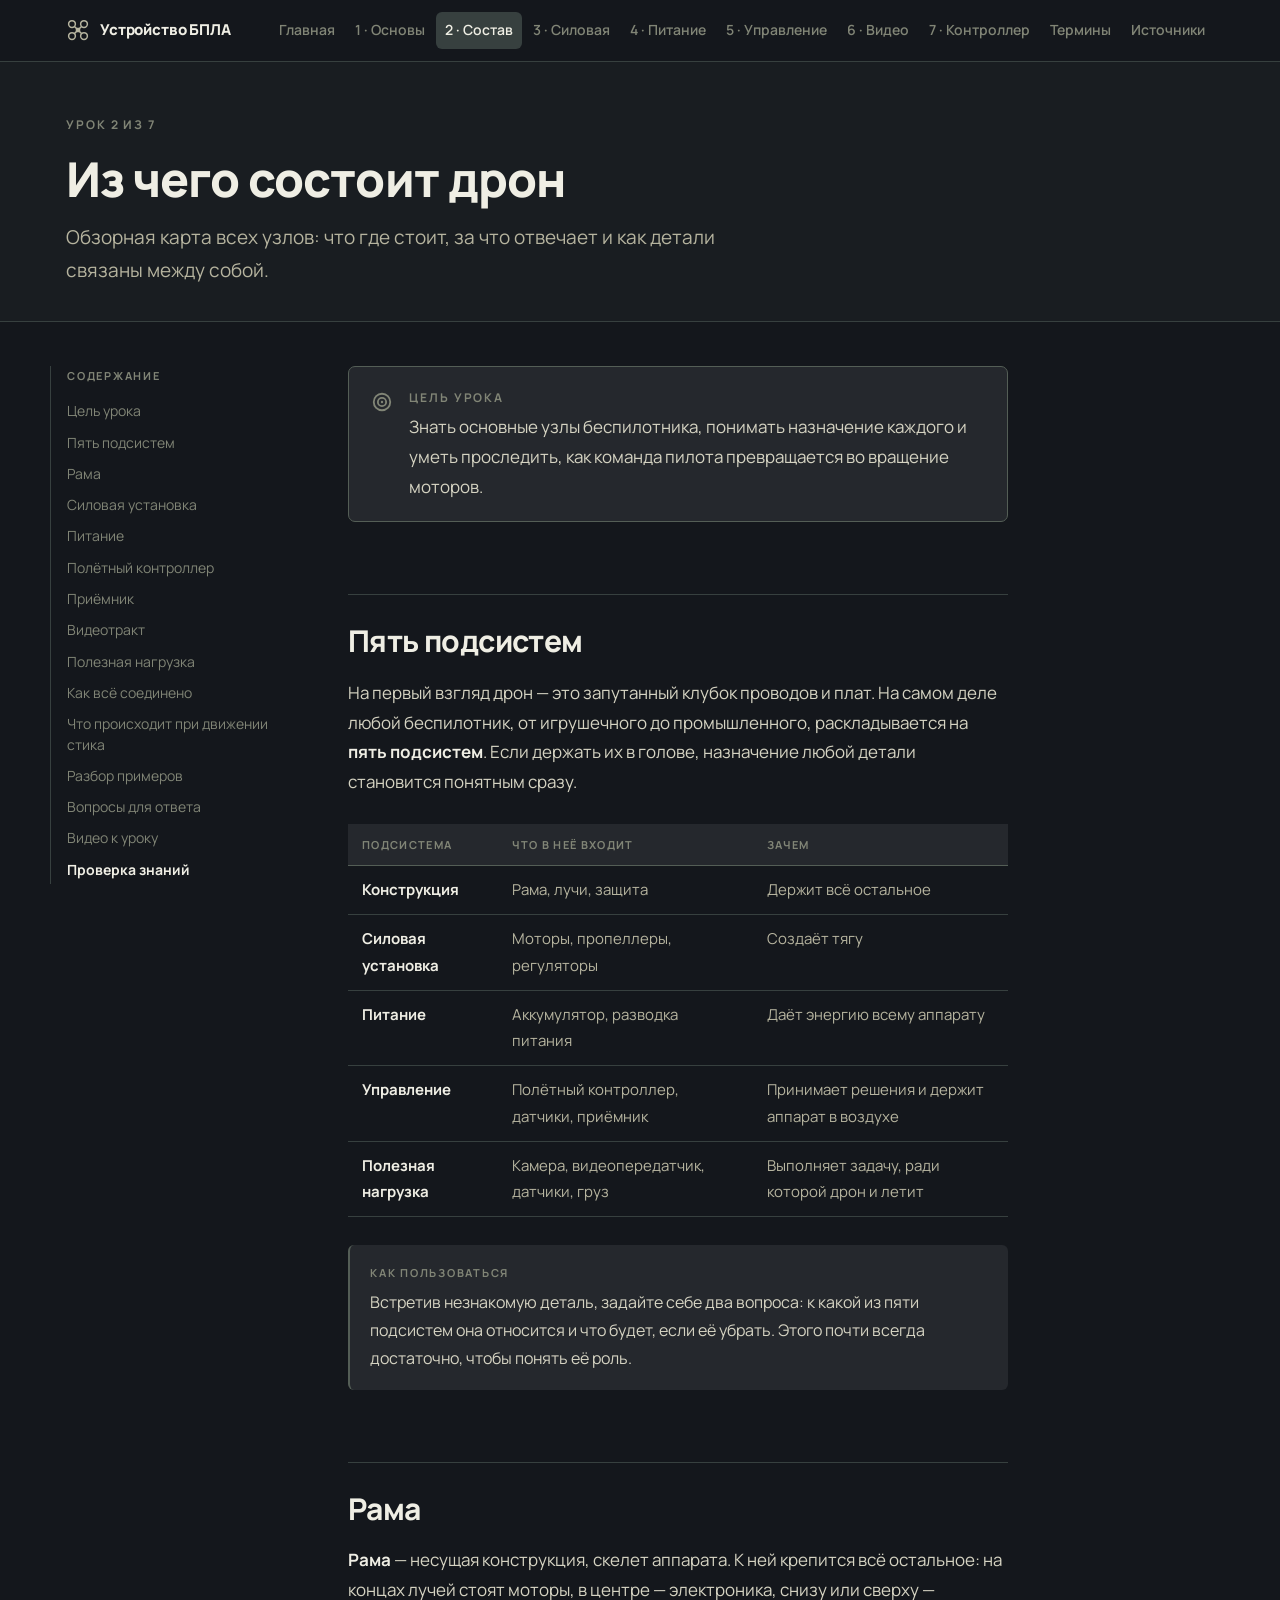
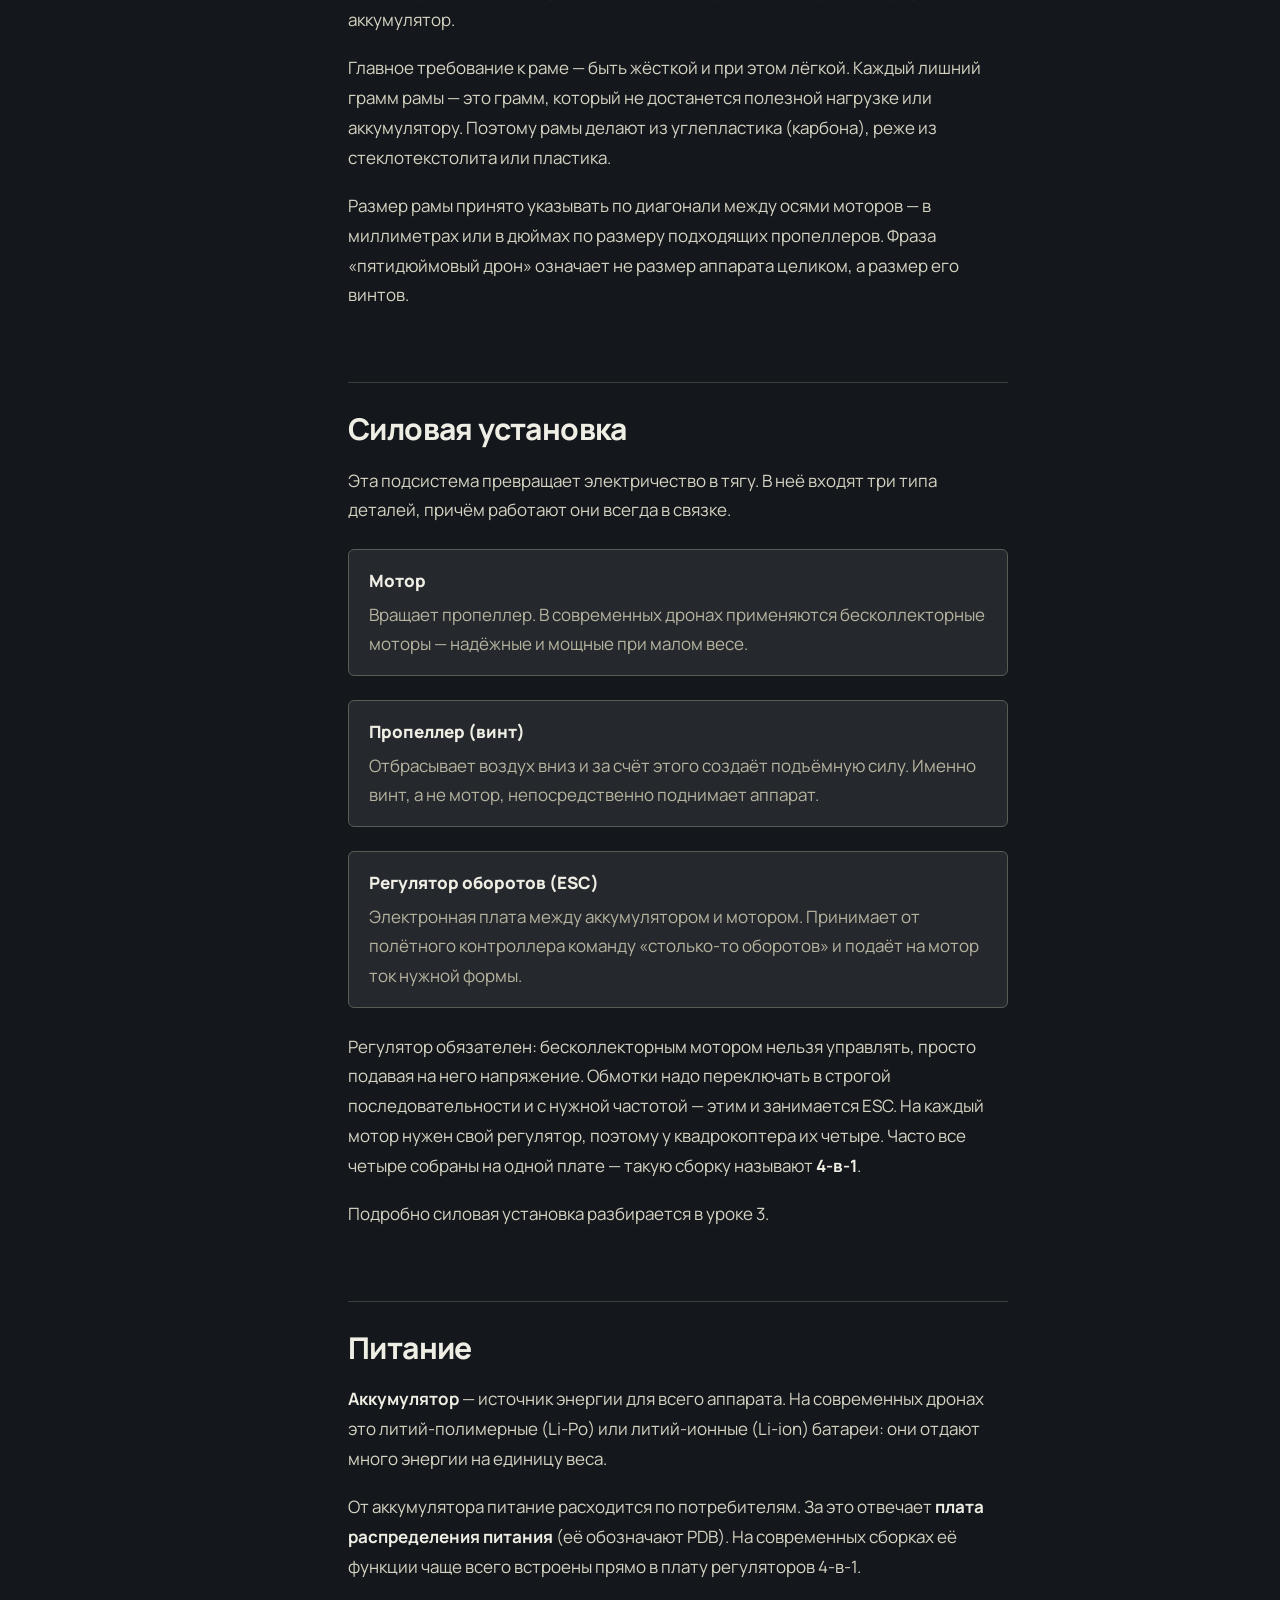
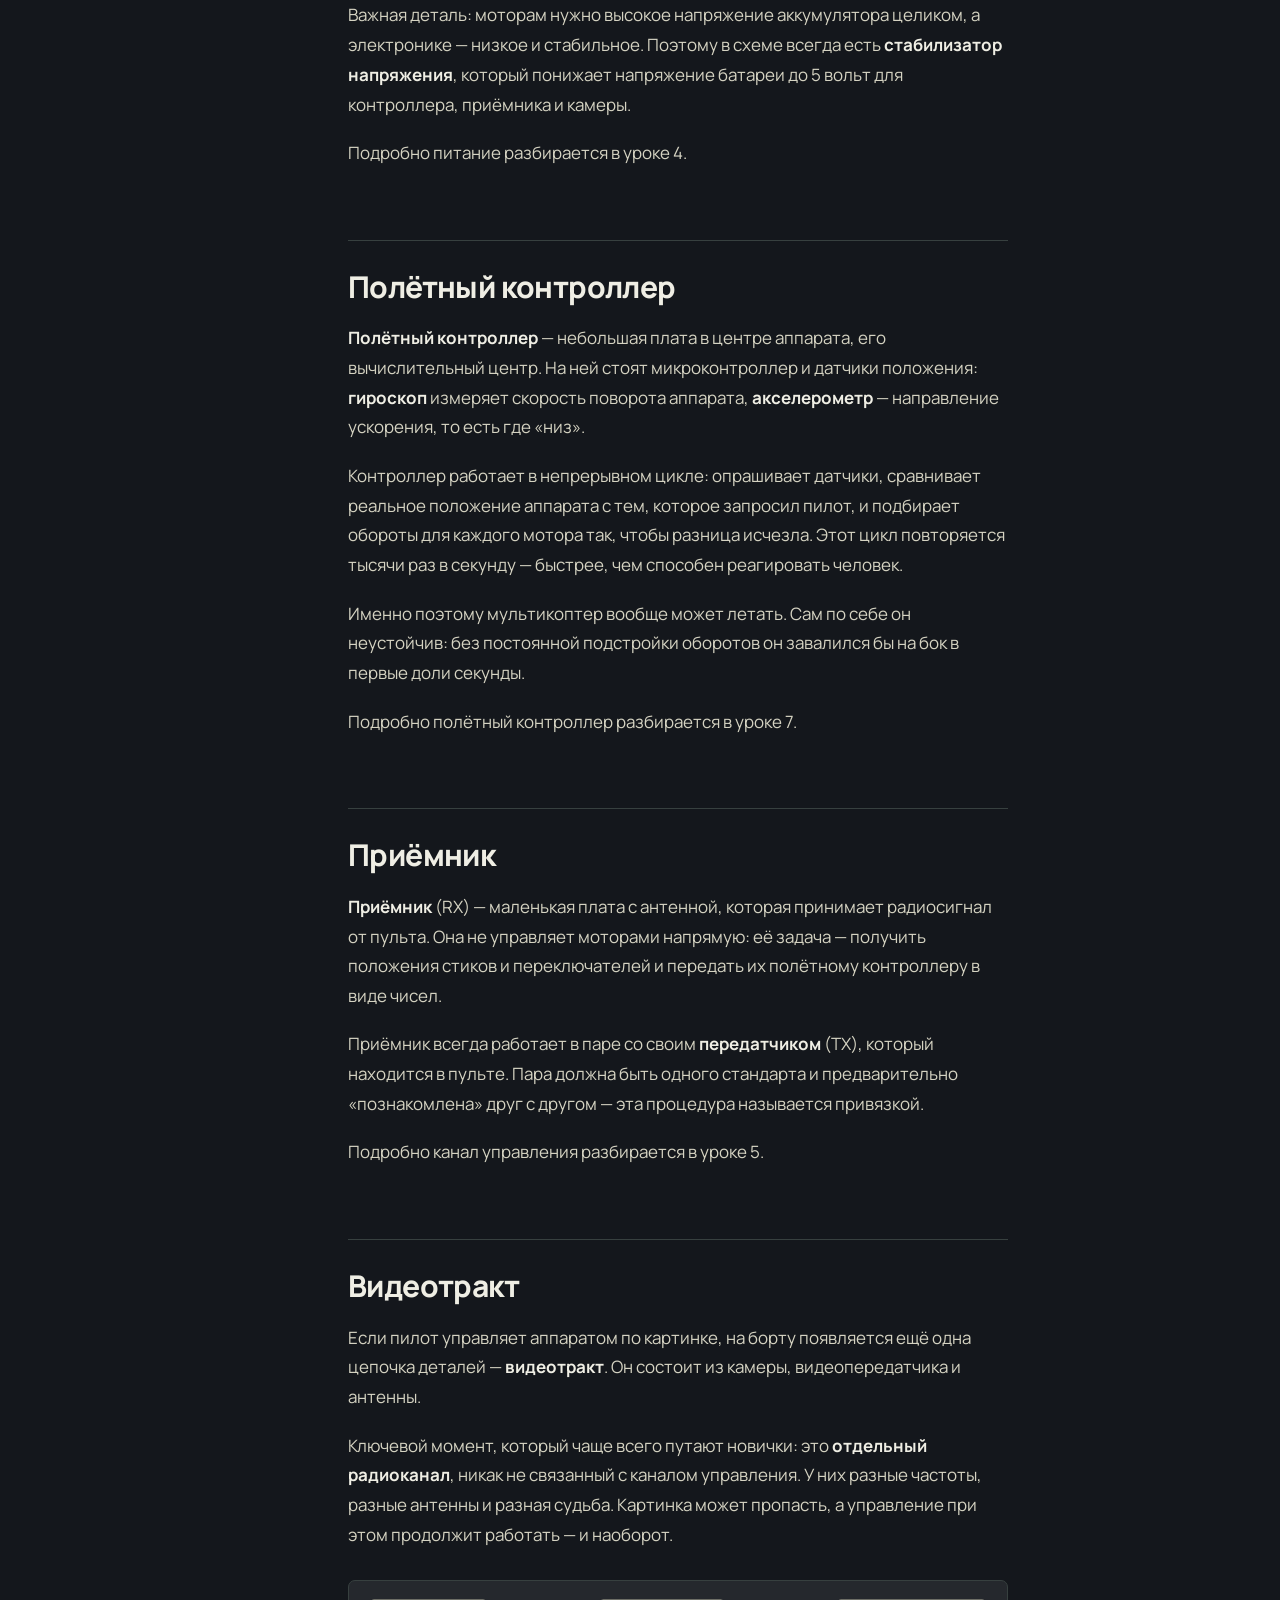
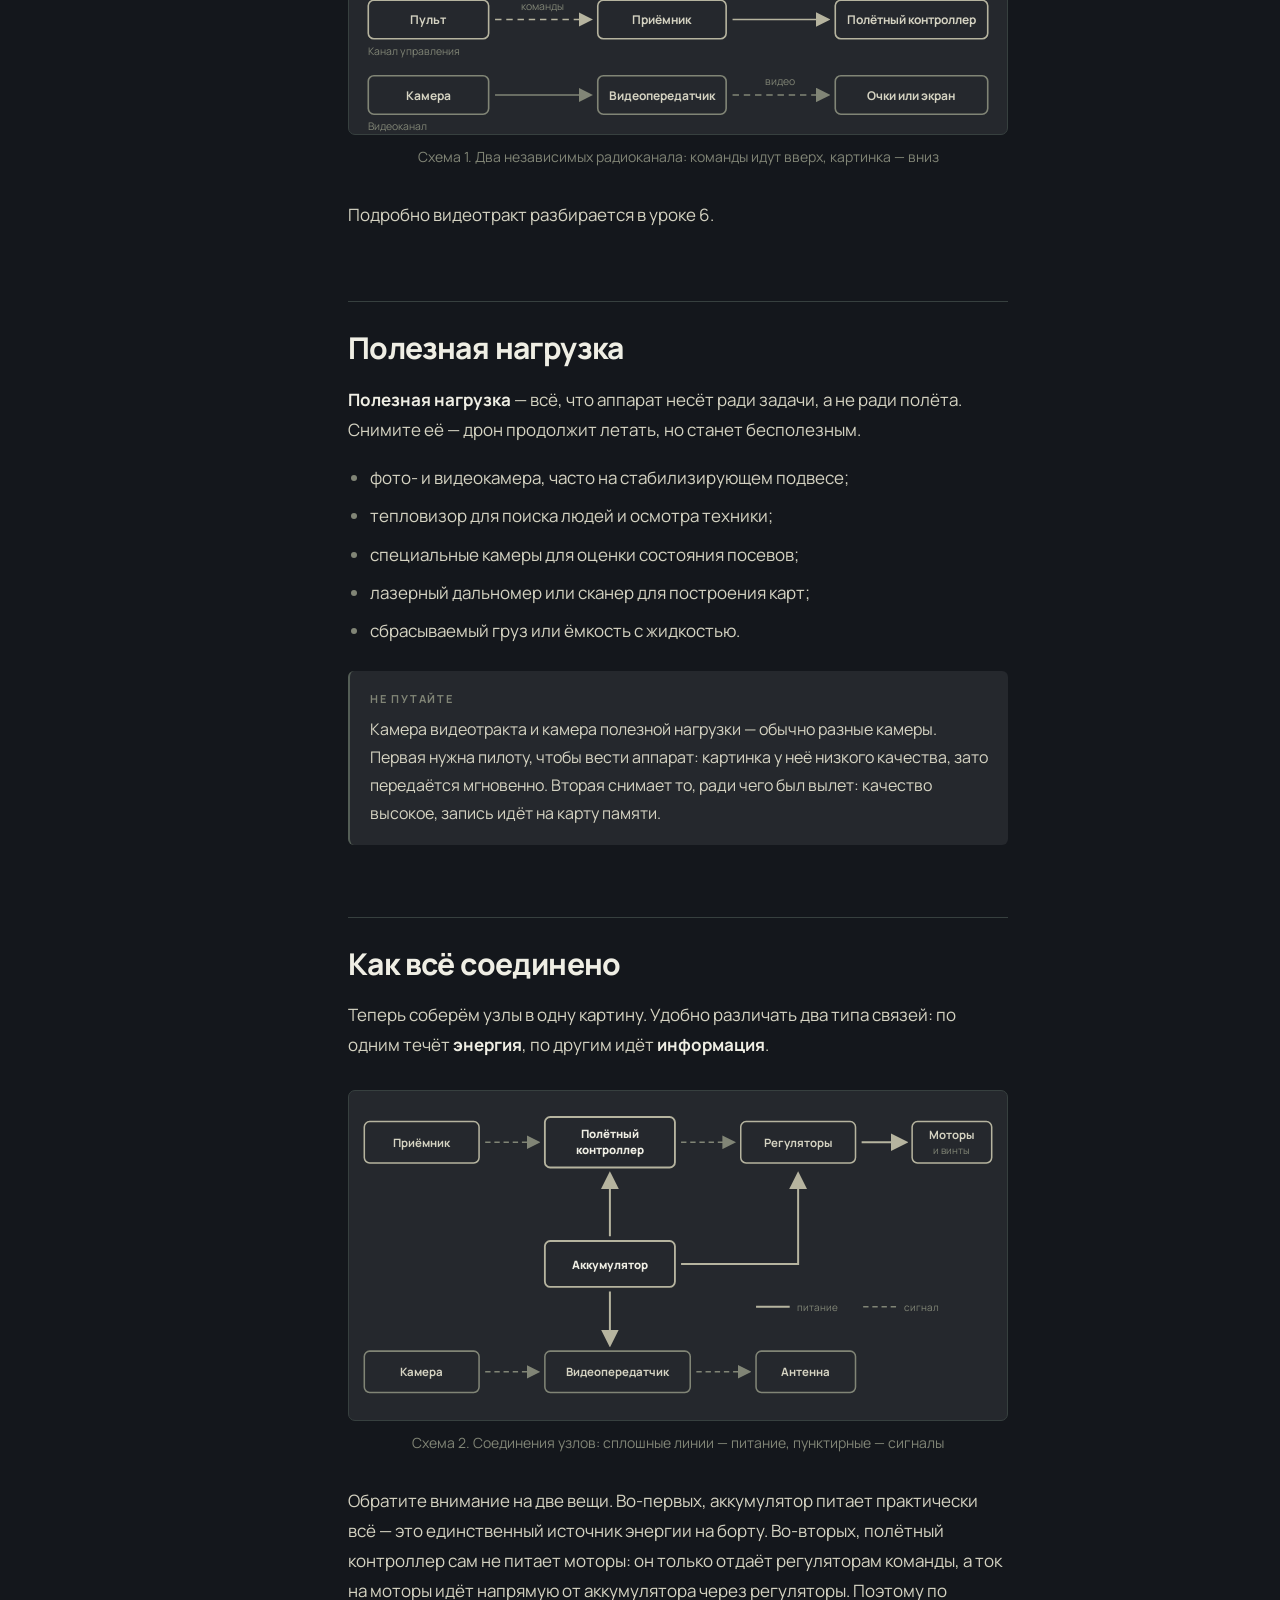
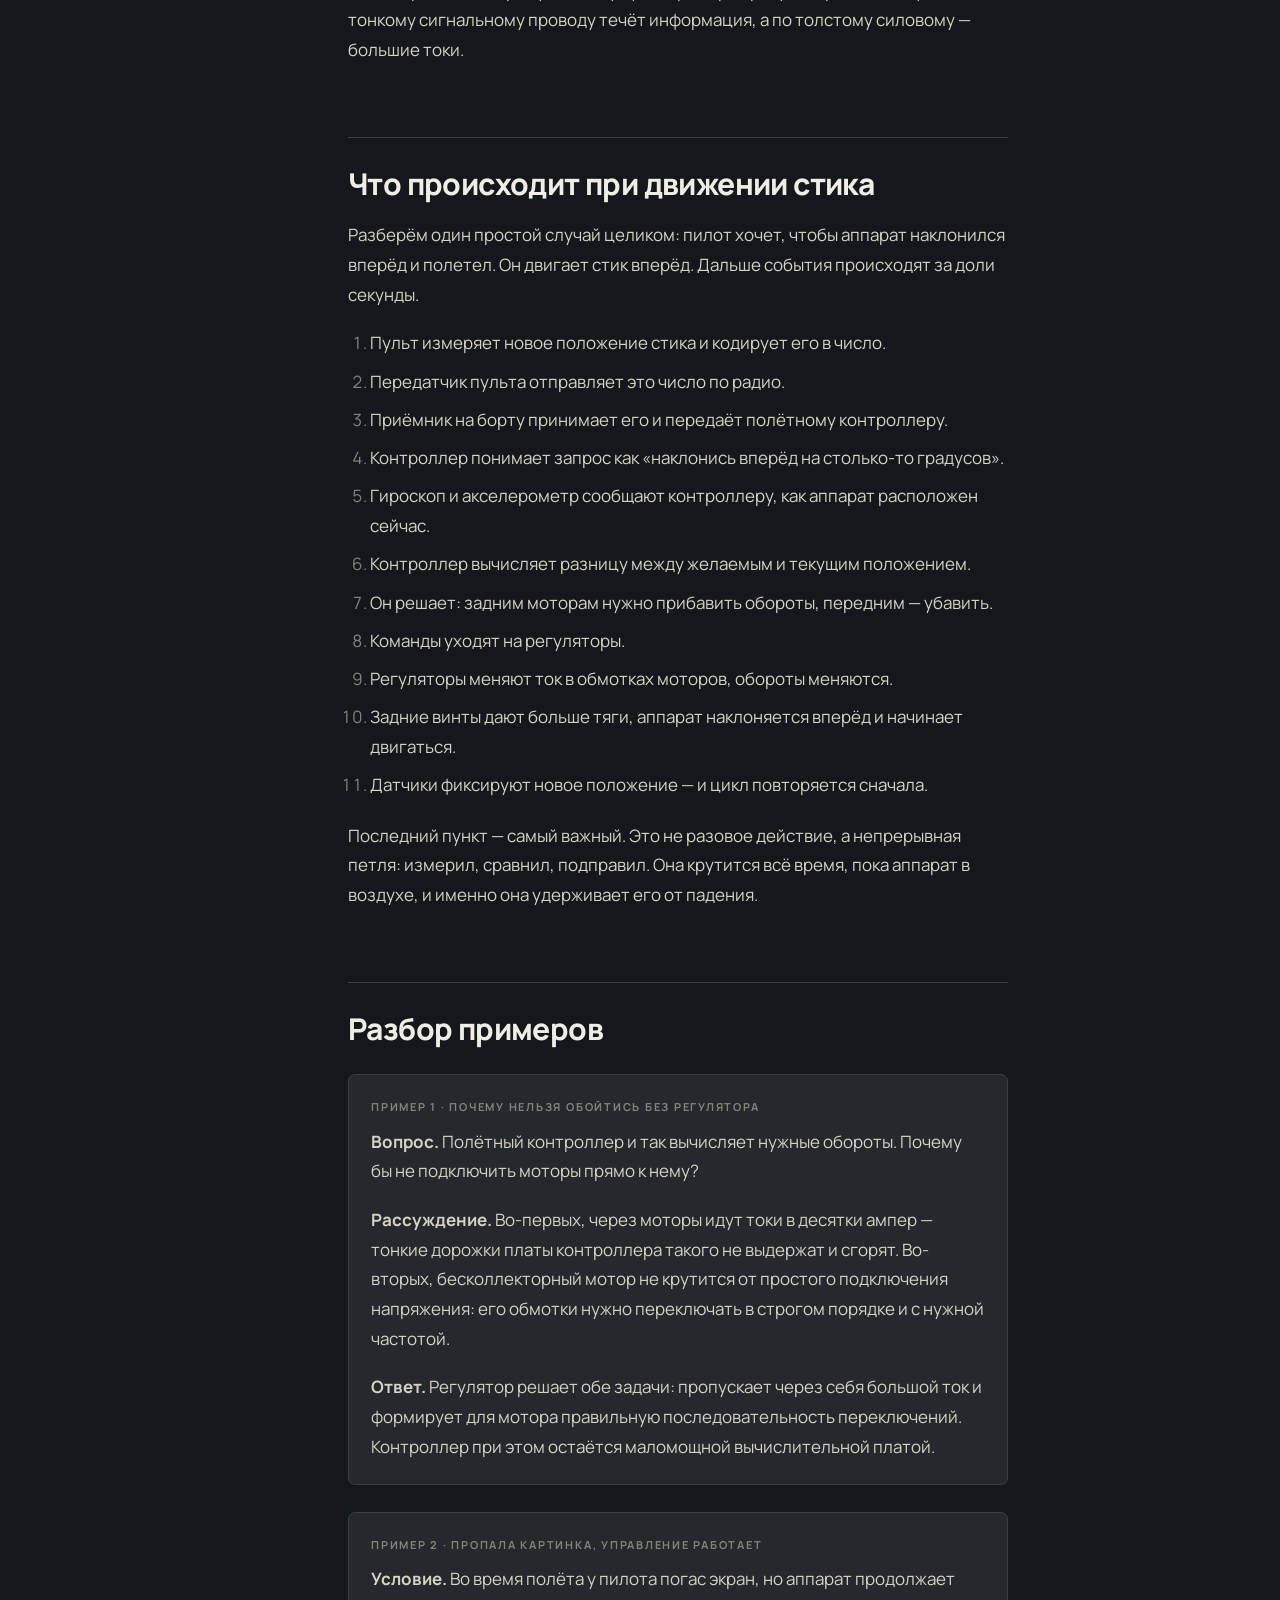
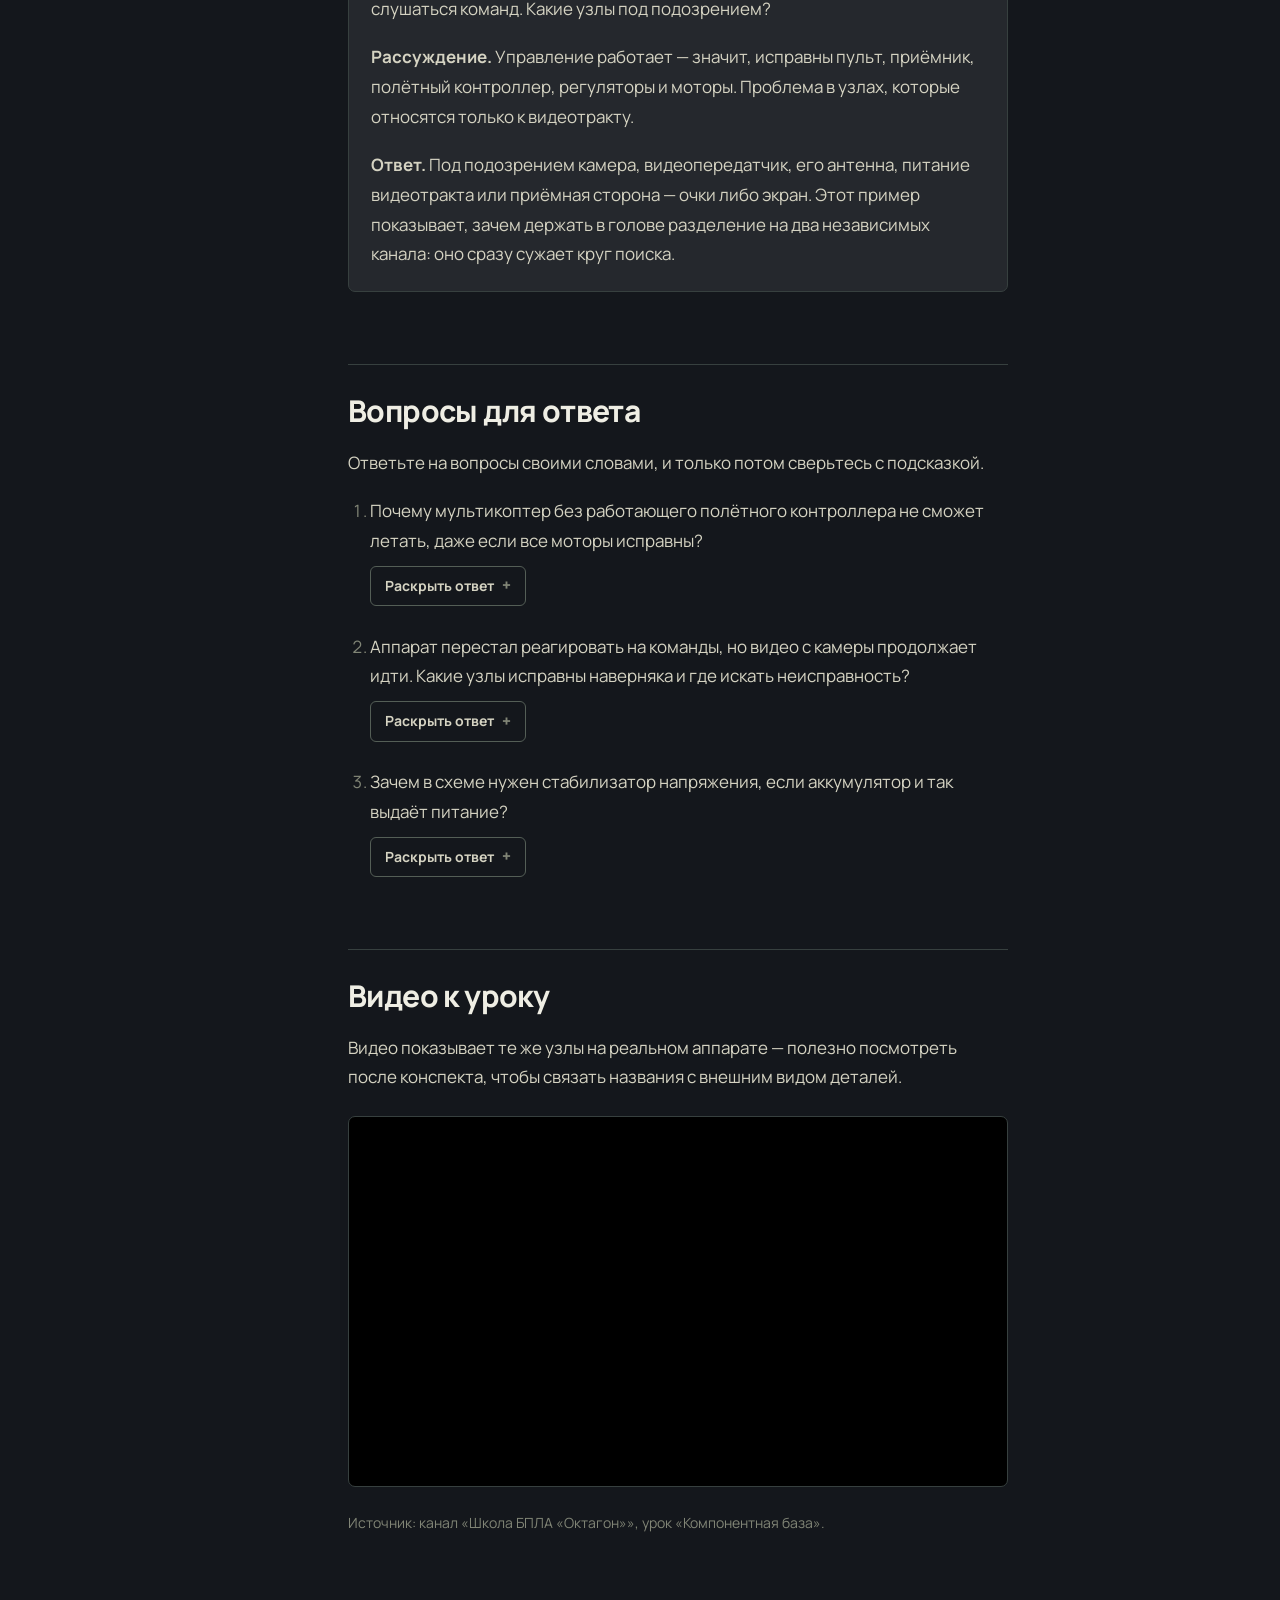
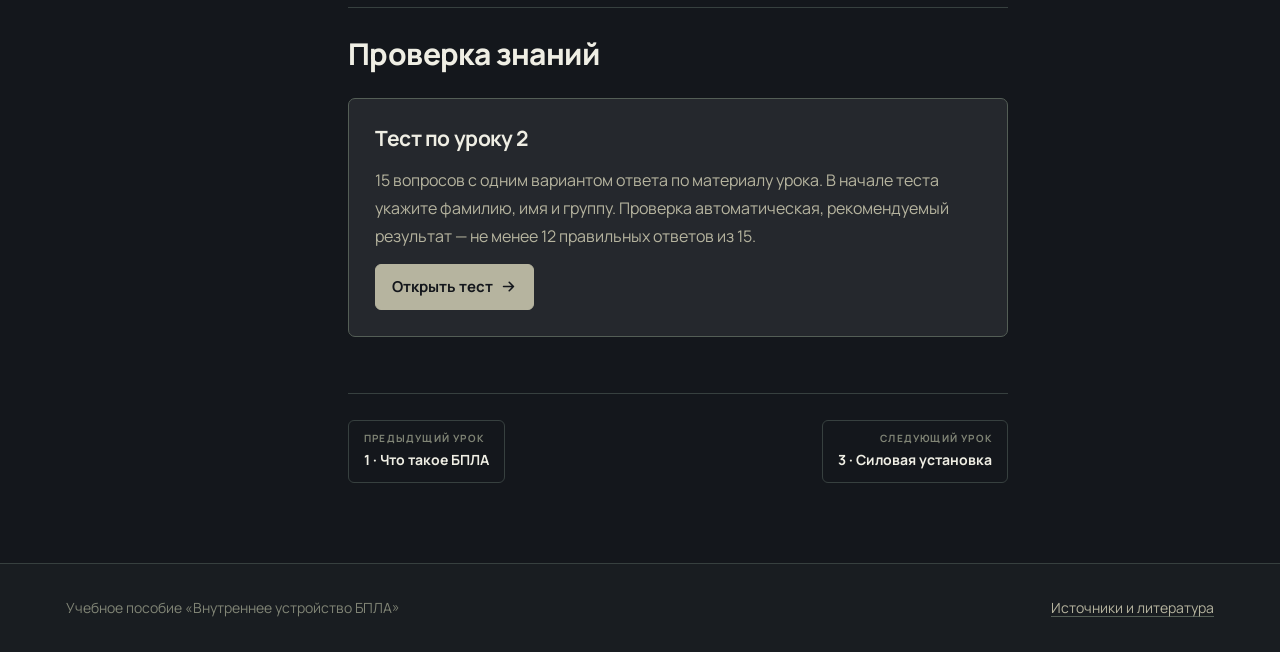
<file: lessons/urok2.html>
<!doctype html>
<html lang="ru" data-theme="dark">
<head>
<meta charset="utf-8">
<meta name="viewport" content="width=device-width, initial-scale=1">
<title>Урок 2. Из чего состоит дрон — Внутреннее устройство БПЛА</title>
<meta name="description" content="Обзорная карта узлов беспилотника: рама, моторы, регуляторы, аккумулятор, полётный контроллер, приёмник и видеотракт. Как всё соединено и что происходит при движении стика.">
<link rel="preconnect" href="https://fonts.googleapis.com">
<link rel="preconnect" href="https://fonts.gstatic.com" crossorigin>
<link href="https://fonts.googleapis.com/css2?family=Manrope:wght@400;600;700;800&family=JetBrains+Mono:wght@500;700&display=swap" rel="stylesheet">
<link rel="stylesheet" href="../assets/style.css">
<link rel="icon" href="data:image/svg+xml,<svg xmlns='http://www.w3.org/2000/svg' viewBox='0 0 32 32'><rect width='32' height='32' fill='%2314171C'/><g stroke='%23B6B49F' stroke-width='2.4' fill='none'><circle cx='9' cy='9' r='4'/><circle cx='23' cy='9' r='4'/><circle cx='9' cy='23' r='4'/><circle cx='23' cy='23' r='4'/><path d='M12 12l8 8M20 12l-8 8'/></g></svg>">
</head>
<body>

<header class="site-header">
  <nav class="nav">
    <a class="nav__brand" href="../index.html">
      <svg viewBox="0 0 32 32" fill="none" aria-hidden="true">
        <circle cx="8" cy="8" r="4.5" stroke="#B6B49F" stroke-width="2"/>
        <circle cx="24" cy="8" r="4.5" stroke="#B6B49F" stroke-width="2"/>
        <circle cx="8" cy="24" r="4.5" stroke="#B6B49F" stroke-width="2"/>
        <circle cx="24" cy="24" r="4.5" stroke="#B6B49F" stroke-width="2"/>
        <path d="M11 11l10 10M21 11L11 21" stroke="#B6B49F" stroke-width="2"/>
        <rect x="13" y="13" width="6" height="6" rx="1.5" fill="#B6B49F"/>
      </svg>
      Устройство БПЛА
    </a>
    <button class="nav__toggle" aria-expanded="false">Меню</button>
    <ul class="nav__links">
      <li><a href="../index.html">Главная</a></li>
      <li><a href="urok1.html">1 · Основы</a></li>
      <li><a href="urok2.html" aria-current="page">2 · Состав</a></li>
      <li><a href="urok3.html">3 · Силовая</a></li>
      <li><a href="urok4.html">4 · Питание</a></li>
      <li><a href="urok5.html">5 · Управление</a></li>
      <li><a href="urok6.html">6 · Видео</a></li>
      <li><a href="urok7.html">7 · Контроллер</a></li>
      <li><a href="../glossary.html">Термины</a></li>
      <li><a href="../sources.html">Источники</a></li>
    </ul>
  </nav>
</header>

<div class="lesson-head">
  <div class="wrap">
    <span class="eyebrow">Урок 2 из 7</span>
    <h1 style="margin-bottom:.25em">Из чего состоит дрон</h1>
    <p class="lead" style="max-width:720px;margin:0">
      Обзорная карта всех узлов: что где стоит, за что отвечает
      и как детали связаны между собой.
    </p>
  </div>
</div>

<div class="wrap lesson-layout">

  <aside class="toc">
    <details class="toc__box" open>
    <summary class="toc__title">Содержание</summary>
    <ol>
      <li><a href="#goal">Цель урока</a></li>
      <li><a href="#subsystems">Пять подсистем</a></li>
      <li><a href="#frame">Рама</a></li>
      <li><a href="#power">Силовая установка</a></li>
      <li><a href="#battery">Питание</a></li>
      <li><a href="#fc">Полётный контроллер</a></li>
      <li><a href="#rx">Приёмник</a></li>
      <li><a href="#video-path">Видеотракт</a></li>
      <li><a href="#payload">Полезная нагрузка</a></li>
      <li><a href="#wiring">Как всё соединено</a></li>
      <li><a href="#chain">Что происходит при движении стика</a></li>
      <li><a href="#examples">Разбор примеров</a></li>
      <li><a href="#questions">Вопросы для ответа</a></li>
      <li><a href="#video">Видео к уроку</a></li>
      <li><a href="#test">Проверка знаний</a></li>
    </ol>
    </details>
  </aside>

  <article class="lesson-body">

    <h2 id="goal" style="position:absolute;width:1px;height:1px;overflow:hidden;clip:rect(0 0 0 0)">Цель урока</h2>
    <div class="goal">
      <svg viewBox="0 0 24 24" fill="none" aria-hidden="true">
        <circle cx="12" cy="12" r="9" stroke="currentColor" stroke-width="2"/>
        <circle cx="12" cy="12" r="4.5" stroke="currentColor" stroke-width="2"/>
        <circle cx="12" cy="12" r="1.3" fill="currentColor"/>
      </svg>
      <p>
        <b>Цель урока</b>
        Знать основные узлы беспилотника, понимать назначение каждого
        и уметь проследить, как команда пилота превращается во вращение моторов.
      </p>
    </div>

    <h2 id="subsystems">Пять подсистем</h2>

    <p>
      На первый взгляд дрон — это запутанный клубок проводов и плат. На самом деле
      любой беспилотник, от игрушечного до промышленного, раскладывается
      на <strong>пять подсистем</strong>. Если держать их в голове, назначение
      любой детали становится понятным сразу.
    </p>

    <div class="table-wrap">
      <table>
        <thead>
          <tr><th>Подсистема</th><th>Что в неё входит</th><th>Зачем</th></tr>
        </thead>
        <tbody>
          <tr>
            <td><strong>Конструкция</strong></td>
            <td>Рама, лучи, защита</td>
            <td>Держит всё остальное</td>
          </tr>
          <tr>
            <td><strong>Силовая установка</strong></td>
            <td>Моторы, пропеллеры, регуляторы</td>
            <td>Создаёт тягу</td>
          </tr>
          <tr>
            <td><strong>Питание</strong></td>
            <td>Аккумулятор, разводка питания</td>
            <td>Даёт энергию всему аппарату</td>
          </tr>
          <tr>
            <td><strong>Управление</strong></td>
            <td>Полётный контроллер, датчики, приёмник</td>
            <td>Принимает решения и держит аппарат в воздухе</td>
          </tr>
          <tr>
            <td><strong>Полезная нагрузка</strong></td>
            <td>Камера, видеопередатчик, датчики, груз</td>
            <td>Выполняет задачу, ради которой дрон и летит</td>
          </tr>
        </tbody>
      </table>
    </div>

    <div class="note">
      <span class="note__label">Как пользоваться</span>
      <p>
        Встретив незнакомую деталь, задайте себе два вопроса: к какой из пяти
        подсистем она относится и что будет, если её убрать. Этого почти всегда
        достаточно, чтобы понять её роль.
      </p>
    </div>

    <h2 id="frame">Рама</h2>

    <p>
      <strong>Рама</strong> — несущая конструкция, скелет аппарата. К ней крепится
      всё остальное: на концах лучей стоят моторы, в центре — электроника,
      снизу или сверху — аккумулятор.
    </p>

    <p>
      Главное требование к раме — быть жёсткой и при этом лёгкой. Каждый лишний
      грамм рамы — это грамм, который не достанется полезной нагрузке или
      аккумулятору. Поэтому рамы делают из углепластика (карбона), реже
      из стеклотекстолита или пластика.
    </p>

    <p>
      Размер рамы принято указывать по диагонали между осями моторов — в миллиметрах
      или в дюймах по размеру подходящих пропеллеров. Фраза «пятидюймовый дрон»
      означает не размер аппарата целиком, а размер его винтов.
    </p>

    <h2 id="power">Силовая установка</h2>

    <p>
      Эта подсистема превращает электричество в тягу. В неё входят три типа деталей,
      причём работают они всегда в связке.
    </p>

    <dl class="term">
      <dt>Мотор</dt>
      <dd>Вращает пропеллер. В современных дронах применяются бесколлекторные моторы — надёжные и мощные при малом весе.</dd>
    </dl>

    <dl class="term">
      <dt>Пропеллер (винт)</dt>
      <dd>Отбрасывает воздух вниз и за счёт этого создаёт подъёмную силу. Именно винт, а не мотор, непосредственно поднимает аппарат.</dd>
    </dl>

    <dl class="term">
      <dt>Регулятор оборотов (ESC)</dt>
      <dd>Электронная плата между аккумулятором и мотором. Принимает от полётного контроллера команду «столько-то оборотов» и подаёт на мотор ток нужной формы.</dd>
    </dl>

    <p>
      Регулятор обязателен: бесколлекторным мотором нельзя управлять, просто подавая
      на него напряжение. Обмотки надо переключать в строгой последовательности
      и с нужной частотой — этим и занимается ESC. На каждый мотор нужен свой
      регулятор, поэтому у квадрокоптера их четыре. Часто все четыре собраны
      на одной плате — такую сборку называют <strong>4-в-1</strong>.
    </p>

    <p>
      Подробно силовая установка разбирается в уроке 3.
    </p>

    <h2 id="battery">Питание</h2>

    <p>
      <strong>Аккумулятор</strong> — источник энергии для всего аппарата.
      На современных дронах это литий-полимерные (Li-Po) или литий-ионные (Li-ion)
      батареи: они отдают много энергии на единицу веса.
    </p>

    <p>
      От аккумулятора питание расходится по потребителям. За это отвечает
      <strong>плата распределения питания</strong> (её обозначают PDB).
      На современных сборках её функции чаще всего встроены прямо
      в плату регуляторов 4-в-1.
    </p>

    <p>
      Важная деталь: моторам нужно высокое напряжение аккумулятора целиком,
      а электронике — низкое и стабильное. Поэтому в схеме всегда есть
      <strong>стабилизатор напряжения</strong>, который понижает напряжение
      батареи до 5 вольт для контроллера, приёмника и камеры.
    </p>

    <p>
      Подробно питание разбирается в уроке 4.
    </p>

    <h2 id="fc">Полётный контроллер</h2>

    <p>
      <strong>Полётный контроллер</strong> — небольшая плата в центре аппарата,
      его вычислительный центр. На ней стоят микроконтроллер и датчики положения:
      <strong>гироскоп</strong> измеряет скорость поворота аппарата,
      <strong>акселерометр</strong> — направление ускорения, то есть где «низ».
    </p>

    <p>
      Контроллер работает в непрерывном цикле: опрашивает датчики, сравнивает
      реальное положение аппарата с тем, которое запросил пилот, и подбирает обороты
      для каждого мотора так, чтобы разница исчезла. Этот цикл повторяется
      тысячи раз в секунду — быстрее, чем способен реагировать человек.
    </p>

    <p>
      Именно поэтому мультикоптер вообще может летать. Сам по себе он неустойчив:
      без постоянной подстройки оборотов он завалился бы на бок в первые доли секунды.
    </p>

    <p>
      Подробно полётный контроллер разбирается в уроке 7.
    </p>

    <h2 id="rx">Приёмник</h2>

    <p>
      <strong>Приёмник</strong> (RX) — маленькая плата с антенной, которая принимает
      радиосигнал от пульта. Она не управляет моторами напрямую: её задача — получить
      положения стиков и переключателей и передать их полётному контроллеру
      в виде чисел.
    </p>

    <p>
      Приёмник всегда работает в паре со своим <strong>передатчиком</strong> (TX),
      который находится в пульте. Пара должна быть одного стандарта и предварительно
      «познакомлена» друг с другом — эта процедура называется привязкой.
    </p>

    <p>
      Подробно канал управления разбирается в уроке 5.
    </p>

    <h2 id="video-path">Видеотракт</h2>

    <p>
      Если пилот управляет аппаратом по картинке, на борту появляется ещё одна цепочка
      деталей — <strong>видеотракт</strong>. Он состоит из камеры, видеопередатчика
      и антенны.
    </p>

    <p>
      Ключевой момент, который чаще всего путают новички: это
      <strong>отдельный радиоканал</strong>, никак не связанный с каналом управления.
      У них разные частоты, разные антенны и разная судьба. Картинка может пропасть,
      а управление при этом продолжит работать — и наоборот.
    </p>

    <figure>
      <svg viewBox="0 0 820 190" role="img" aria-labelledby="twoLinksTitle">
        <title id="twoLinksTitle">Два независимых радиоканала: канал управления и видеоканал</title>

        <!-- канал управления -->
        <rect x="24" y="24" width="150" height="48" rx="7" fill="none" stroke="#B6B49F" stroke-width="2"/>
        <text x="99" y="54" text-anchor="middle" fill="#D5D3C2" font-family="Manrope,sans-serif" font-size="15" font-weight="700">Пульт</text>
        <path d="M182 48 H300" stroke="#B6B49F" stroke-width="2" stroke-dasharray="8 6" marker-end="url(#arrU2)"/>
        <text x="241" y="36" text-anchor="middle" fill="#818576" font-family="Manrope,sans-serif" font-size="13">команды</text>
        <rect x="310" y="24" width="160" height="48" rx="7" fill="none" stroke="#B6B49F" stroke-width="2"/>
        <text x="390" y="54" text-anchor="middle" fill="#D5D3C2" font-family="Manrope,sans-serif" font-size="15" font-weight="700">Приёмник</text>
        <path d="M478 48 H596" stroke="#B6B49F" stroke-width="2" marker-end="url(#arrU2)"/>
        <rect x="606" y="24" width="190" height="48" rx="7" fill="none" stroke="#B6B49F" stroke-width="2"/>
        <text x="701" y="54" text-anchor="middle" fill="#D5D3C2" font-family="Manrope,sans-serif" font-size="15" font-weight="700">Полётный контроллер</text>
        <text x="24" y="92" fill="#818576" font-family="Manrope,sans-serif" font-size="13">Канал управления</text>

        <!-- видеоканал -->
        <rect x="24" y="118" width="150" height="48" rx="7" fill="none" stroke="#818576" stroke-width="2"/>
        <text x="99" y="148" text-anchor="middle" fill="#D5D3C2" font-family="Manrope,sans-serif" font-size="15" font-weight="700">Камера</text>
        <path d="M182 142 H300" stroke="#818576" stroke-width="2" marker-end="url(#arrD2)"/>
        <rect x="310" y="118" width="160" height="48" rx="7" fill="none" stroke="#818576" stroke-width="2"/>
        <text x="390" y="148" text-anchor="middle" fill="#D5D3C2" font-family="Manrope,sans-serif" font-size="15" font-weight="700">Видеопередатчик</text>
        <path d="M478 142 H596" stroke="#818576" stroke-width="2" stroke-dasharray="8 6" marker-end="url(#arrD2)"/>
        <text x="537" y="130" text-anchor="middle" fill="#818576" font-family="Manrope,sans-serif" font-size="13">видео</text>
        <rect x="606" y="118" width="190" height="48" rx="7" fill="none" stroke="#818576" stroke-width="2"/>
        <text x="701" y="148" text-anchor="middle" fill="#D5D3C2" font-family="Manrope,sans-serif" font-size="15" font-weight="700">Очки или экран</text>
        <text x="24" y="186" fill="#818576" font-family="Manrope,sans-serif" font-size="13">Видеоканал</text>

        <defs>
          <marker id="arrU2" markerWidth="9" markerHeight="9" refX="7" refY="4.5" orient="auto">
            <path d="M0 0l9 4.5L0 9z" fill="#B6B49F"/>
          </marker>
          <marker id="arrD2" markerWidth="9" markerHeight="9" refX="7" refY="4.5" orient="auto">
            <path d="M0 0l9 4.5L0 9z" fill="#818576"/>
          </marker>
        </defs>
      </svg>
      <figcaption>Схема 1. Два независимых радиоканала: команды идут вверх, картинка — вниз</figcaption>
    </figure>

    <p>
      Подробно видеотракт разбирается в уроке 6.
    </p>

    <h2 id="payload">Полезная нагрузка</h2>

    <p>
      <strong>Полезная нагрузка</strong> — всё, что аппарат несёт ради задачи,
      а не ради полёта. Снимите её — дрон продолжит летать, но станет бесполезным.
    </p>

    <ul>
      <li>фото- и видеокамера, часто на стабилизирующем подвесе;</li>
      <li>тепловизор для поиска людей и осмотра техники;</li>
      <li>специальные камеры для оценки состояния посевов;</li>
      <li>лазерный дальномер или сканер для построения карт;</li>
      <li>сбрасываемый груз или ёмкость с жидкостью.</li>
    </ul>

    <div class="note">
      <span class="note__label">Не путайте</span>
      <p>
        Камера видеотракта и камера полезной нагрузки — обычно разные камеры.
        Первая нужна пилоту, чтобы вести аппарат: картинка у неё низкого качества,
        зато передаётся мгновенно. Вторая снимает то, ради чего был вылет:
        качество высокое, запись идёт на карту памяти.
      </p>
    </div>

    <h2 id="wiring">Как всё соединено</h2>

    <p>
      Теперь соберём узлы в одну картину. Удобно различать два типа связей:
      по одним течёт <strong>энергия</strong>, по другим идёт <strong>информация</strong>.
    </p>

    <figure>
      <svg viewBox="0 0 860 430" role="img" aria-labelledby="wiringTitle">
        <title id="wiringTitle">Схема соединений узлов беспилотника: питание и сигналы</title>

        <!-- верхняя цепочка -->
        <rect x="20" y="40" width="150" height="54" rx="7" fill="none" stroke="#B6B49F" stroke-width="2"/>
        <text x="95" y="73" text-anchor="middle" fill="#D5D3C2" font-family="Manrope,sans-serif" font-size="15" font-weight="700">Приёмник</text>

        <path d="M178 67 H246" stroke="#818576" stroke-width="2" stroke-dasharray="7 5" marker-end="url(#arrS)"/>

        <rect x="256" y="34" width="170" height="66" rx="7" fill="none" stroke="#B6B49F" stroke-width="2.4"/>
        <text x="341" y="62" text-anchor="middle" fill="#EFEEE4" font-family="Manrope,sans-serif" font-size="15" font-weight="800">Полётный</text>
        <text x="341" y="82" text-anchor="middle" fill="#EFEEE4" font-family="Manrope,sans-serif" font-size="15" font-weight="800">контроллер</text>

        <path d="M434 67 H502" stroke="#818576" stroke-width="2" stroke-dasharray="7 5" marker-end="url(#arrS)"/>

        <rect x="512" y="40" width="150" height="54" rx="7" fill="none" stroke="#B6B49F" stroke-width="2"/>
        <text x="587" y="73" text-anchor="middle" fill="#D5D3C2" font-family="Manrope,sans-serif" font-size="15" font-weight="700">Регуляторы</text>

        <path d="M670 67 H726" stroke="#B6B49F" stroke-width="2.6" marker-end="url(#arrP)"/>

        <rect x="736" y="40" width="104" height="54" rx="7" fill="none" stroke="#B6B49F" stroke-width="2"/>
        <text x="788" y="63" text-anchor="middle" fill="#D5D3C2" font-family="Manrope,sans-serif" font-size="15" font-weight="700">Моторы</text>
        <text x="788" y="82" text-anchor="middle" fill="#818576" font-family="Manrope,sans-serif" font-size="13">и винты</text>

        <!-- аккумулятор -->
        <rect x="256" y="196" width="170" height="60" rx="7" fill="none" stroke="#B6B49F" stroke-width="2.4"/>
        <text x="341" y="232" text-anchor="middle" fill="#EFEEE4" font-family="Manrope,sans-serif" font-size="15" font-weight="800">Аккумулятор</text>

        <!-- питание: аккумулятор -> контроллер -->
        <path d="M341 190 V110" stroke="#B6B49F" stroke-width="2.6" marker-end="url(#arrP)"/>
        <!-- питание: аккумулятор -> регуляторы -->
        <path d="M434 226 H587 V110" stroke="#B6B49F" stroke-width="2.6" fill="none" marker-end="url(#arrP)"/>
        <!-- питание: аккумулятор -> видеопередатчик -->
        <path d="M341 262 V330" stroke="#B6B49F" stroke-width="2.6" fill="none" marker-end="url(#arrP)"/>

        <!-- нижняя цепочка: видео -->
        <rect x="20" y="340" width="150" height="54" rx="7" fill="none" stroke="#818576" stroke-width="2"/>
        <text x="95" y="373" text-anchor="middle" fill="#D5D3C2" font-family="Manrope,sans-serif" font-size="15" font-weight="700">Камера</text>

        <path d="M178 367 H246" stroke="#818576" stroke-width="2" stroke-dasharray="7 5" marker-end="url(#arrS)"/>

        <rect x="256" y="340" width="190" height="54" rx="7" fill="none" stroke="#818576" stroke-width="2"/>
        <text x="351" y="373" text-anchor="middle" fill="#D5D3C2" font-family="Manrope,sans-serif" font-size="15" font-weight="700">Видеопередатчик</text>

        <path d="M454 367 H522" stroke="#818576" stroke-width="2" stroke-dasharray="7 5" marker-end="url(#arrS)"/>

        <rect x="532" y="340" width="130" height="54" rx="7" fill="none" stroke="#818576" stroke-width="2"/>
        <text x="597" y="373" text-anchor="middle" fill="#D5D3C2" font-family="Manrope,sans-serif" font-size="15" font-weight="700">Антенна</text>

        <!-- легенда -->
        <path d="M532 282 H576" stroke="#B6B49F" stroke-width="2.6"/>
        <text x="586" y="287" fill="#818576" font-family="Manrope,sans-serif" font-size="13">питание</text>
        <path d="M672 282 H716" stroke="#818576" stroke-width="2" stroke-dasharray="7 5"/>
        <text x="726" y="287" fill="#818576" font-family="Manrope,sans-serif" font-size="13">сигнал</text>

        <defs>
          <marker id="arrP" markerWidth="9" markerHeight="9" refX="7" refY="4.5" orient="auto">
            <path d="M0 0l9 4.5L0 9z" fill="#B6B49F"/>
          </marker>
          <marker id="arrS" markerWidth="9" markerHeight="9" refX="7" refY="4.5" orient="auto">
            <path d="M0 0l9 4.5L0 9z" fill="#818576"/>
          </marker>
        </defs>
      </svg>
      <figcaption>Схема 2. Соединения узлов: сплошные линии — питание, пунктирные — сигналы</figcaption>
    </figure>

    <p>
      Обратите внимание на две вещи. Во-первых, аккумулятор питает практически всё —
      это единственный источник энергии на борту. Во-вторых, полётный контроллер
      сам не питает моторы: он только отдаёт регуляторам команды, а ток на моторы
      идёт напрямую от аккумулятора через регуляторы. Поэтому по тонкому сигнальному
      проводу течёт информация, а по толстому силовому — большие токи.
    </p>

    <h2 id="chain">Что происходит при движении стика</h2>

    <p>
      Разберём один простой случай целиком: пилот хочет, чтобы аппарат
      наклонился вперёд и полетел. Он двигает стик вперёд. Дальше события
      происходят за доли секунды.
    </p>

    <ol>
      <li>Пульт измеряет новое положение стика и кодирует его в число.</li>
      <li>Передатчик пульта отправляет это число по радио.</li>
      <li>Приёмник на борту принимает его и передаёт полётному контроллеру.</li>
      <li>Контроллер понимает запрос как «наклонись вперёд на столько-то градусов».</li>
      <li>Гироскоп и акселерометр сообщают контроллеру, как аппарат расположен сейчас.</li>
      <li>Контроллер вычисляет разницу между желаемым и текущим положением.</li>
      <li>Он решает: задним моторам нужно прибавить обороты, передним — убавить.</li>
      <li>Команды уходят на регуляторы.</li>
      <li>Регуляторы меняют ток в обмотках моторов, обороты меняются.</li>
      <li>Задние винты дают больше тяги, аппарат наклоняется вперёд и начинает двигаться.</li>
      <li>Датчики фиксируют новое положение — и цикл повторяется сначала.</li>
    </ol>

    <p>
      Последний пункт — самый важный. Это не разовое действие, а непрерывная петля:
      измерил, сравнил, подправил. Она крутится всё время, пока аппарат в воздухе,
      и именно она удерживает его от падения.
    </p>

    <h2 id="examples">Разбор примеров</h2>

    <div class="example">
      <div class="example__head">Пример 1 · Почему нельзя обойтись без регулятора</div>
      <p>
        <b>Вопрос.</b> Полётный контроллер и так вычисляет нужные обороты.
        Почему бы не подключить моторы прямо к нему?
      </p>
      <p>
        <b>Рассуждение.</b> Во-первых, через моторы идут токи в десятки ампер —
        тонкие дорожки платы контроллера такого не выдержат и сгорят. Во-вторых,
        бесколлекторный мотор не крутится от простого подключения напряжения:
        его обмотки нужно переключать в строгом порядке и с нужной частотой.
      </p>
      <p>
        <b>Ответ.</b> Регулятор решает обе задачи: пропускает через себя большой ток
        и формирует для мотора правильную последовательность переключений.
        Контроллер при этом остаётся маломощной вычислительной платой.
      </p>
    </div>

    <div class="example">
      <div class="example__head">Пример 2 · Пропала картинка, управление работает</div>
      <p>
        <b>Условие.</b> Во время полёта у пилота погас экран, но аппарат продолжает
        слушаться команд. Какие узлы под подозрением?
      </p>
      <p>
        <b>Рассуждение.</b> Управление работает — значит, исправны пульт, приёмник,
        полётный контроллер, регуляторы и моторы. Проблема в узлах, которые относятся
        только к видеотракту.
      </p>
      <p>
        <b>Ответ.</b> Под подозрением камера, видеопередатчик, его антенна,
        питание видеотракта или приёмная сторона — очки либо экран. Этот пример
        показывает, зачем держать в голове разделение на два независимых канала:
        оно сразу сужает круг поиска.
      </p>
    </div>

    <h2 id="questions">Вопросы для ответа</h2>

    <p>Ответьте на вопросы своими словами, и только потом сверьтесь с подсказкой.</p>

    <ol class="qa">
      <li>
        <p>Почему мультикоптер без работающего полётного контроллера не сможет летать,
        даже если все моторы исправны?</p>
        <details class="answer"><summary><span></span></summary>
          <div class="answer__body">
            <p>Мультикоптер сам по себе неустойчив: малейший перекос — и он заваливается
            на бок. В воздухе его удерживает непрерывная подстройка оборотов каждого мотора
            по показаниям гироскопа и акселерометра, которую выполняет контроллер
            тысячи раз в секунду. Без него подправлять обороты некому.</p>
          </div>
        </details>
      </li>
      <li>
        <p>Аппарат перестал реагировать на команды, но видео с камеры продолжает идти.
        Какие узлы исправны наверняка и где искать неисправность?</p>
        <details class="answer"><summary><span></span></summary>
          <div class="answer__body">
            <p>Раз видео идёт, значит, исправны аккумулятор, камера, видеопередатчик
            и его антенна — питание на борту есть. Проблема в канале управления:
            пульт, его передатчик, бортовой приёмник, их антенны или связь приёмника
            с полётным контроллером.</p>
          </div>
        </details>
      </li>
      <li>
        <p>Зачем в схеме нужен стабилизатор напряжения, если аккумулятор и так выдаёт питание?</p>
        <details class="answer"><summary><span></span></summary>
          <div class="answer__body">
            <p>Потому что у потребителей разные требования. Моторам нужно полное напряжение
            аккумулятора, а электронике — низкое и стабильное, обычно 5 вольт. Кроме того,
            напряжение батареи падает по мере разряда и проседает под нагрузкой.
            Стабилизатор выдаёт контроллеру, приёмнику и камере ровное питание независимо
            от состояния аккумулятора.</p>
          </div>
        </details>
      </li>
    </ol>

    <h2 id="video">Видео к уроку</h2>

    <p>
      Видео показывает те же узлы на реальном аппарате — полезно посмотреть
      после конспекта, чтобы связать названия с внешним видом деталей.
    </p>

    <div class="video">
      <iframe
        src="https://rutube.ru/play/embed/3a0ae7de3df579c83fd990ced6aca812/"
        title="Компонентная база FPV-дрона — видео к уроку"
        allow="clipboard-write; autoplay"
        allowfullscreen></iframe>
    </div>
    <p style="font-size:14px;color:var(--text-faint)">
      Источник: канал «Школа БПЛА &laquo;Октагон&raquo;», урок «Компонентная база».
    </p>

    <h2 id="test">Проверка знаний</h2>

    <div class="quiz-cta">
      <h3>Тест по уроку 2</h3>
      <p>
        15 вопросов с одним вариантом ответа по материалу урока.
        В начале теста укажите фамилию, имя и группу. Проверка автоматическая,
        рекомендуемый результат — не менее 12 правильных ответов из 15.
      </p>
      <div>
        <a class="btn btn--primary" href="https://docs.google.com/forms/d/e/1FAIpQLSdLlGAluyI9fDVr--xN_D5MITpyA8nzG3K03_hPeUPGRtZ2Tg/viewform" target="_blank" rel="noopener">
          Открыть тест
          <svg width="17" height="17" viewBox="0 0 24 24" fill="none" aria-hidden="true">
            <path d="M5 12h14m-6-6 6 6-6 6" stroke="currentColor" stroke-width="2.2" stroke-linecap="round" stroke-linejoin="round"/>
          </svg>
        </a>
      </div>
    </div>

    <nav class="lesson-nav">
      <a href="urok1.html"><span>Предыдущий урок</span><b>1 · Что такое БПЛА</b></a>
      <a href="urok3.html"><span>Следующий урок</span><b>3 · Силовая установка</b></a>
    </nav>

  </article>
</div>

<footer class="site-footer">
  <div class="wrap">
    <span>Учебное пособие «Внутреннее устройство БПЛА»</span>
    <span><a href="../sources.html">Источники и литература</a></span>
  </div>
</footer>

<script src="../assets/main.js"></script>
</body>
</html>
</file>
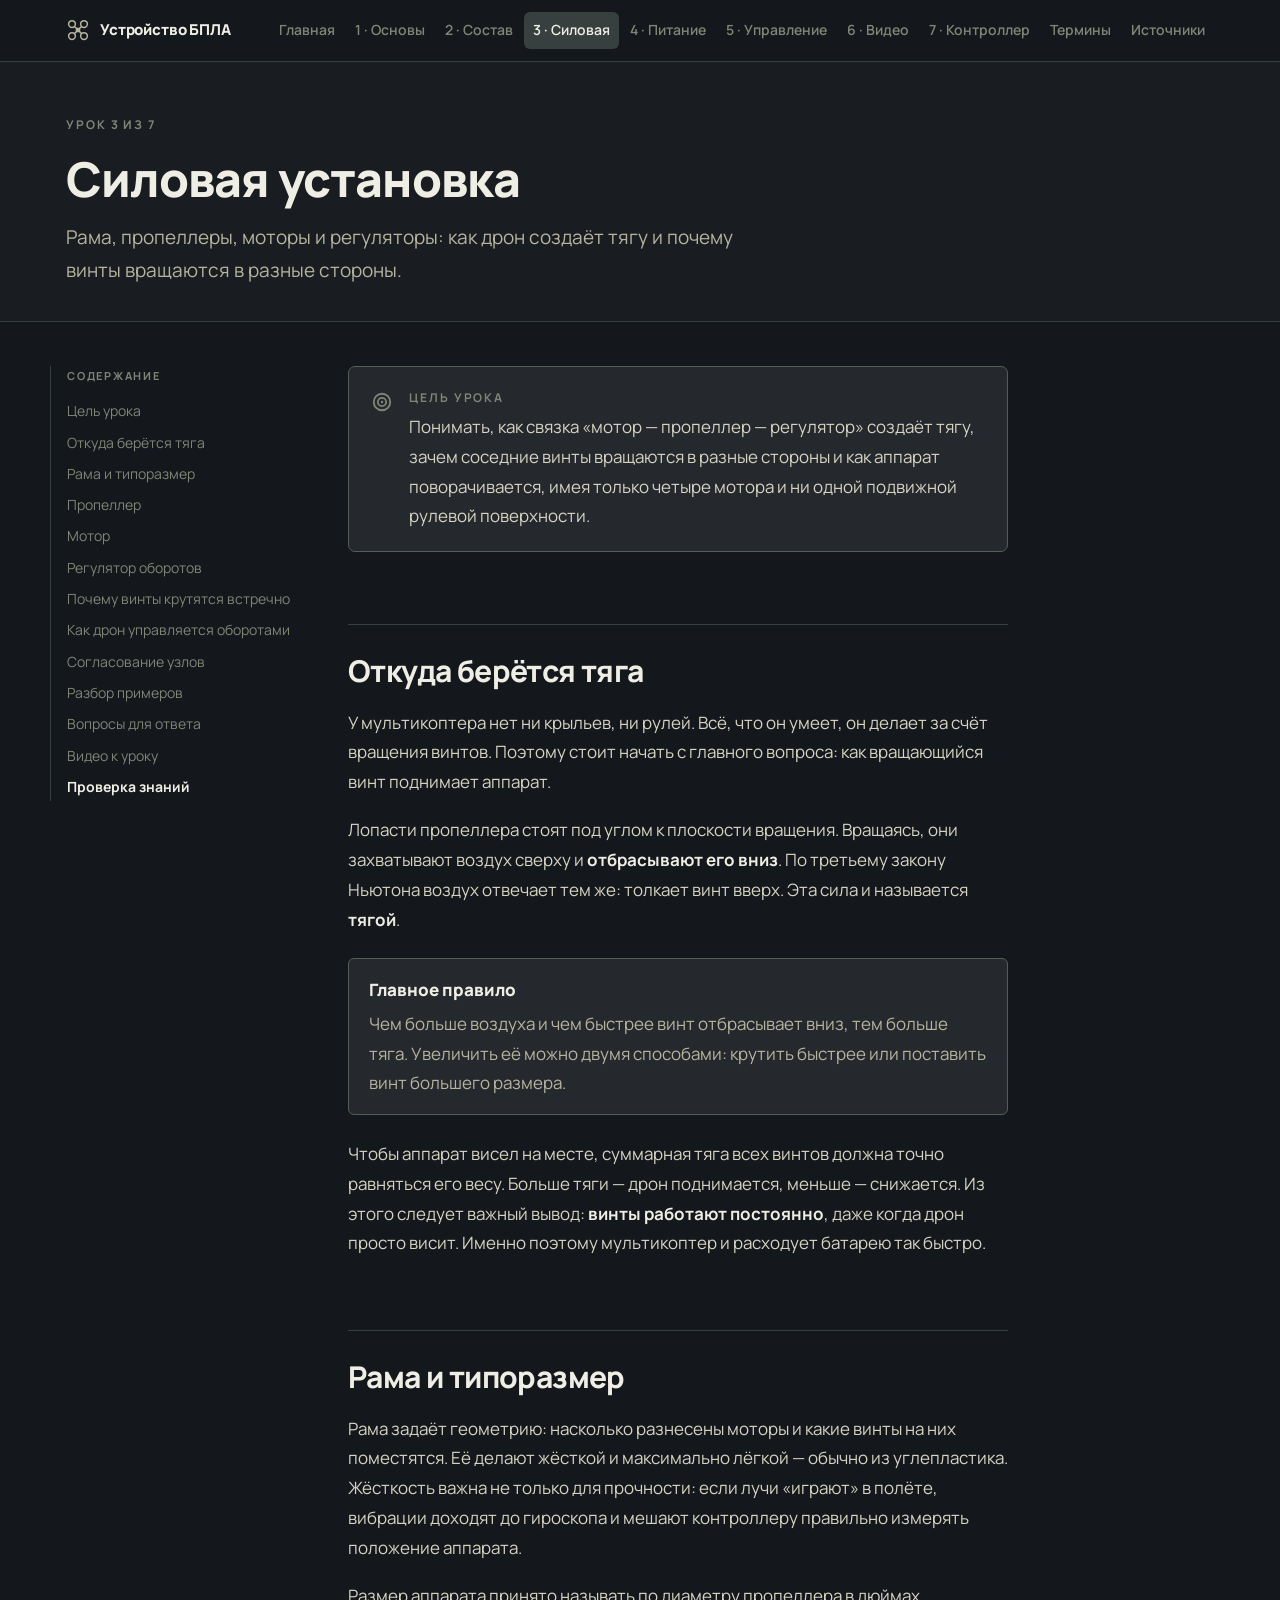
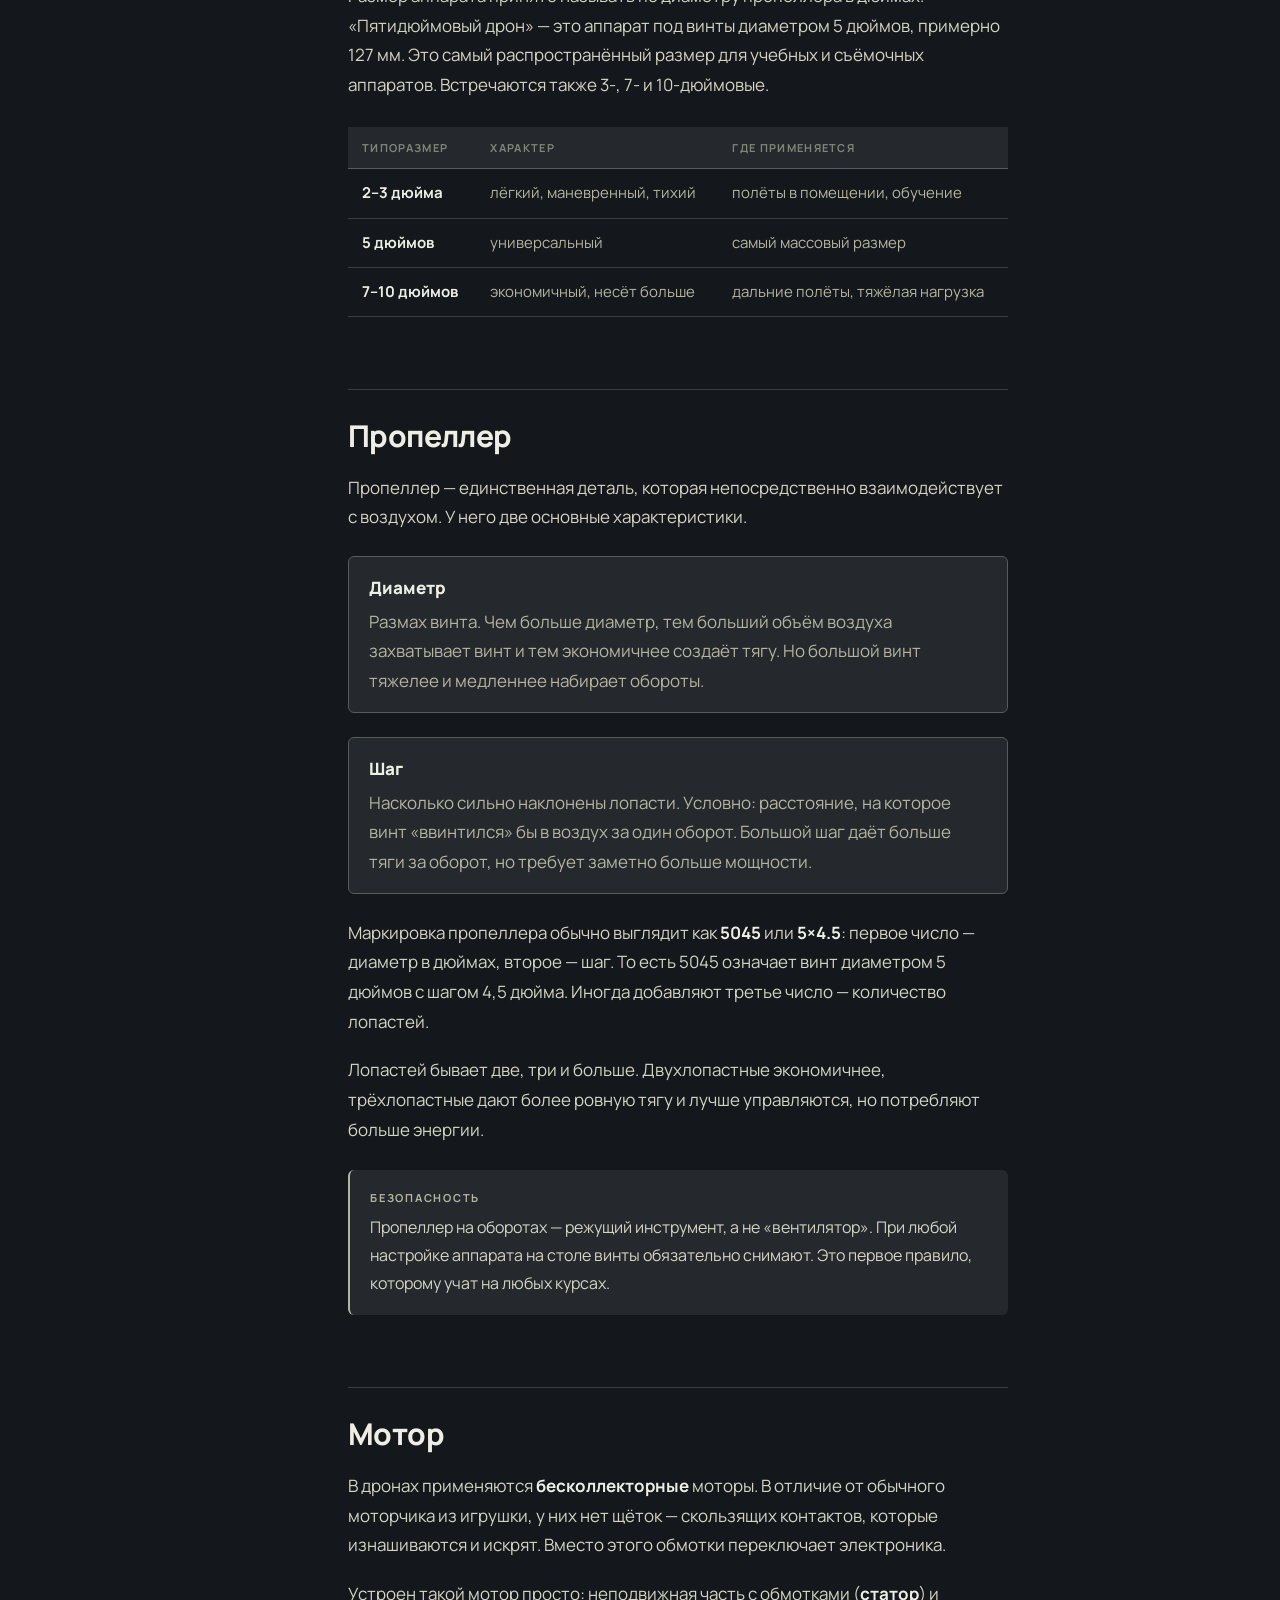
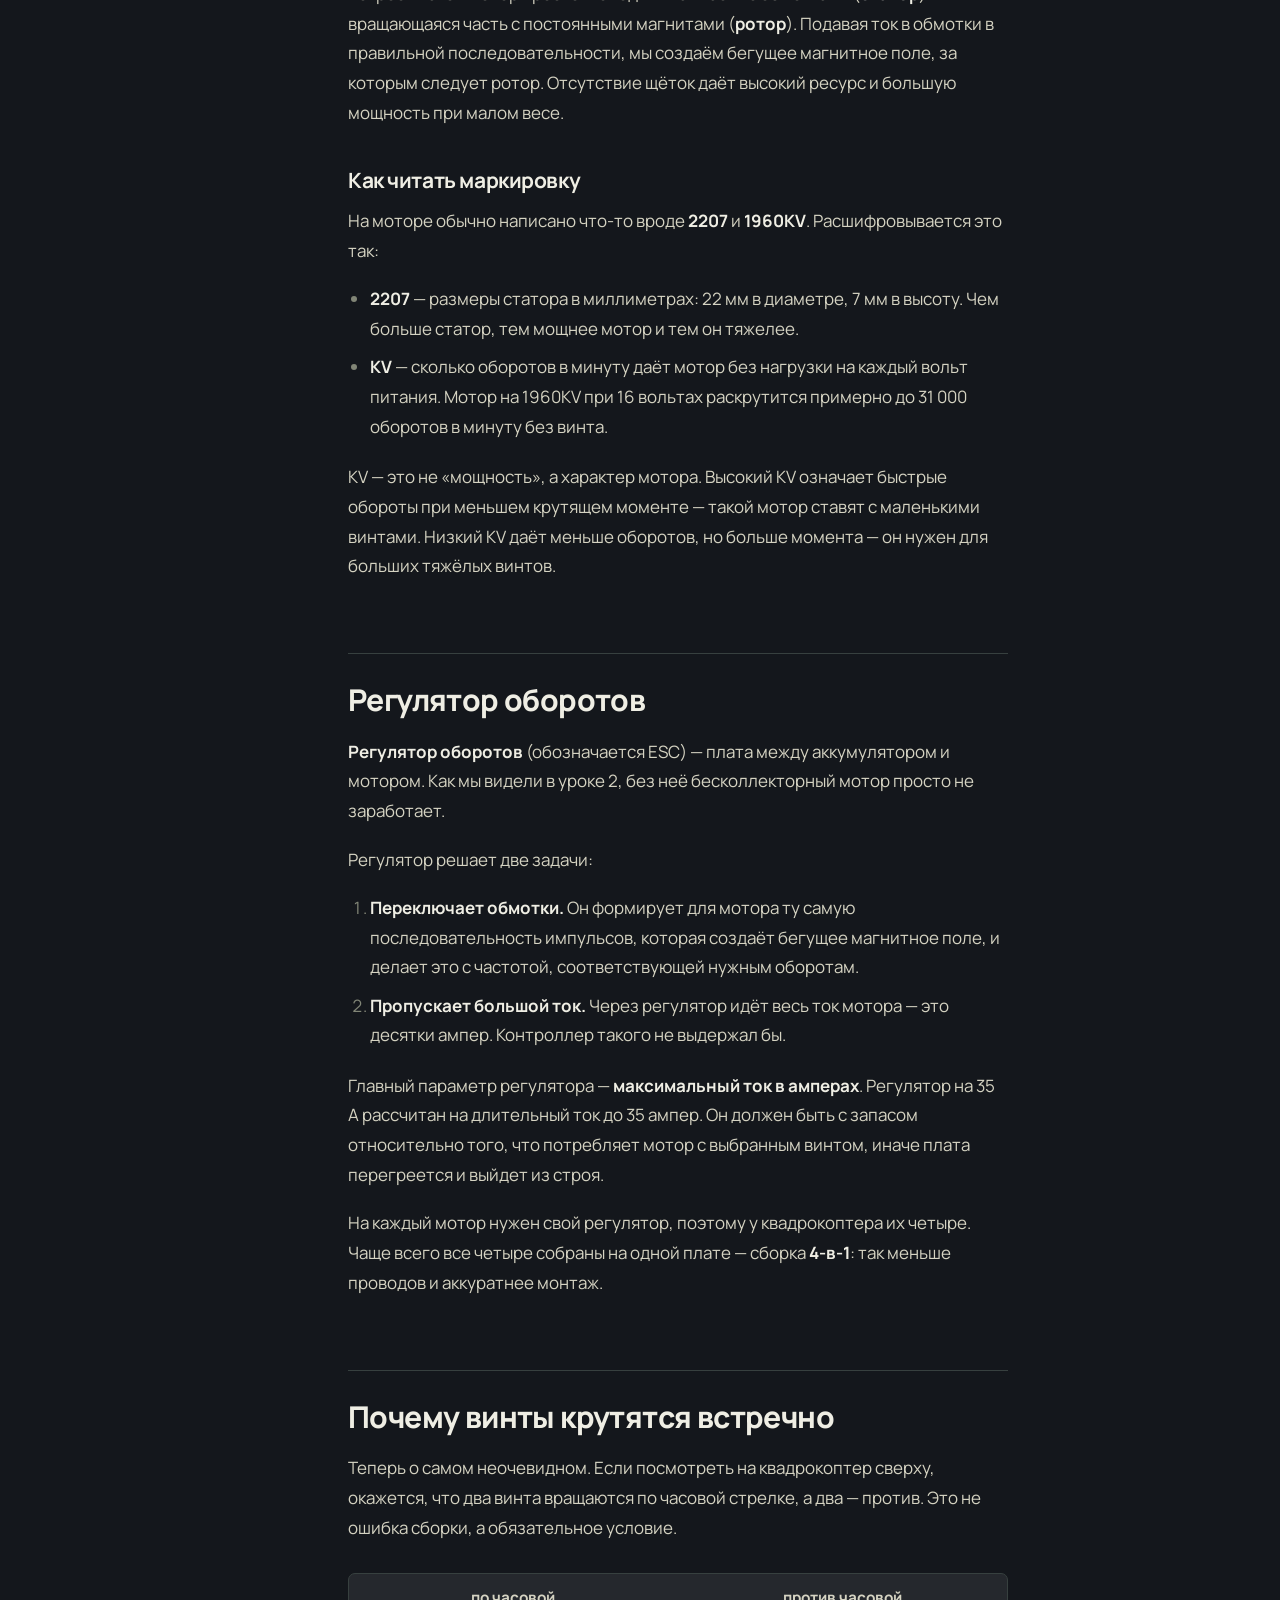
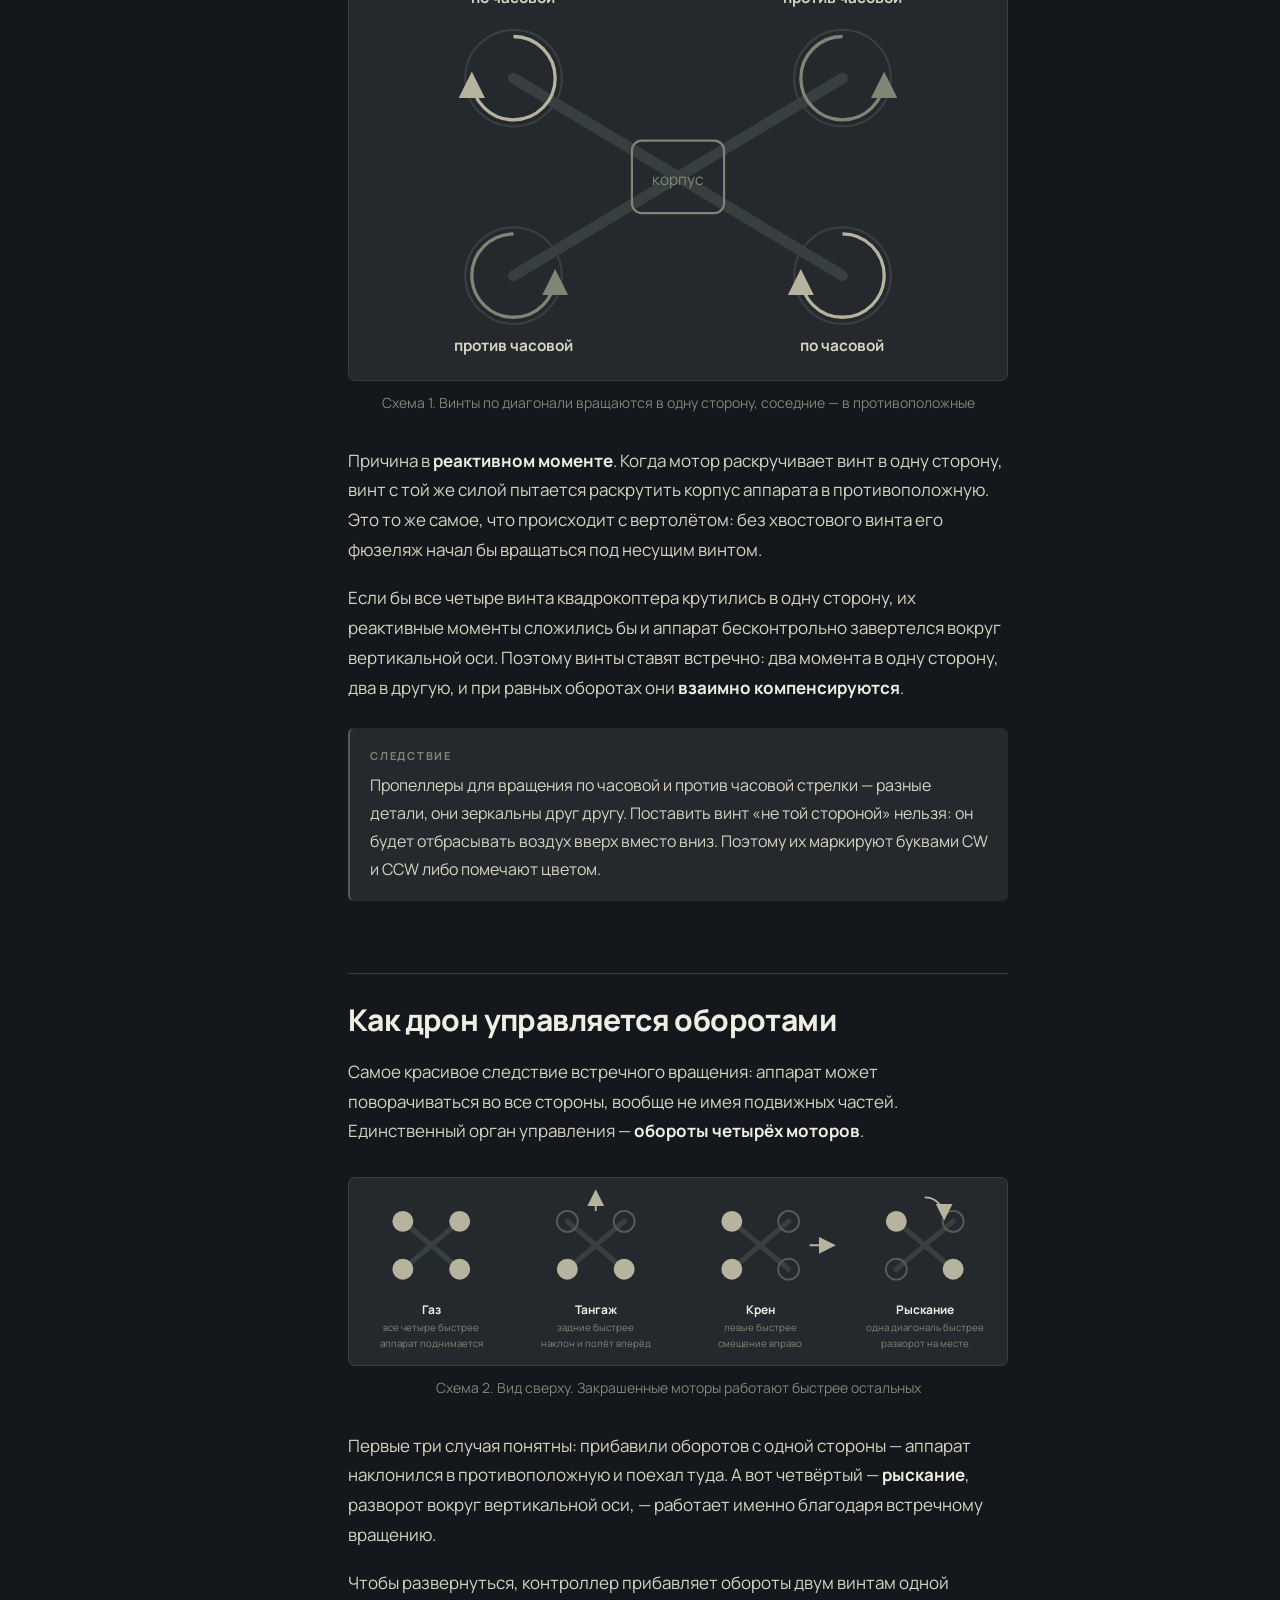
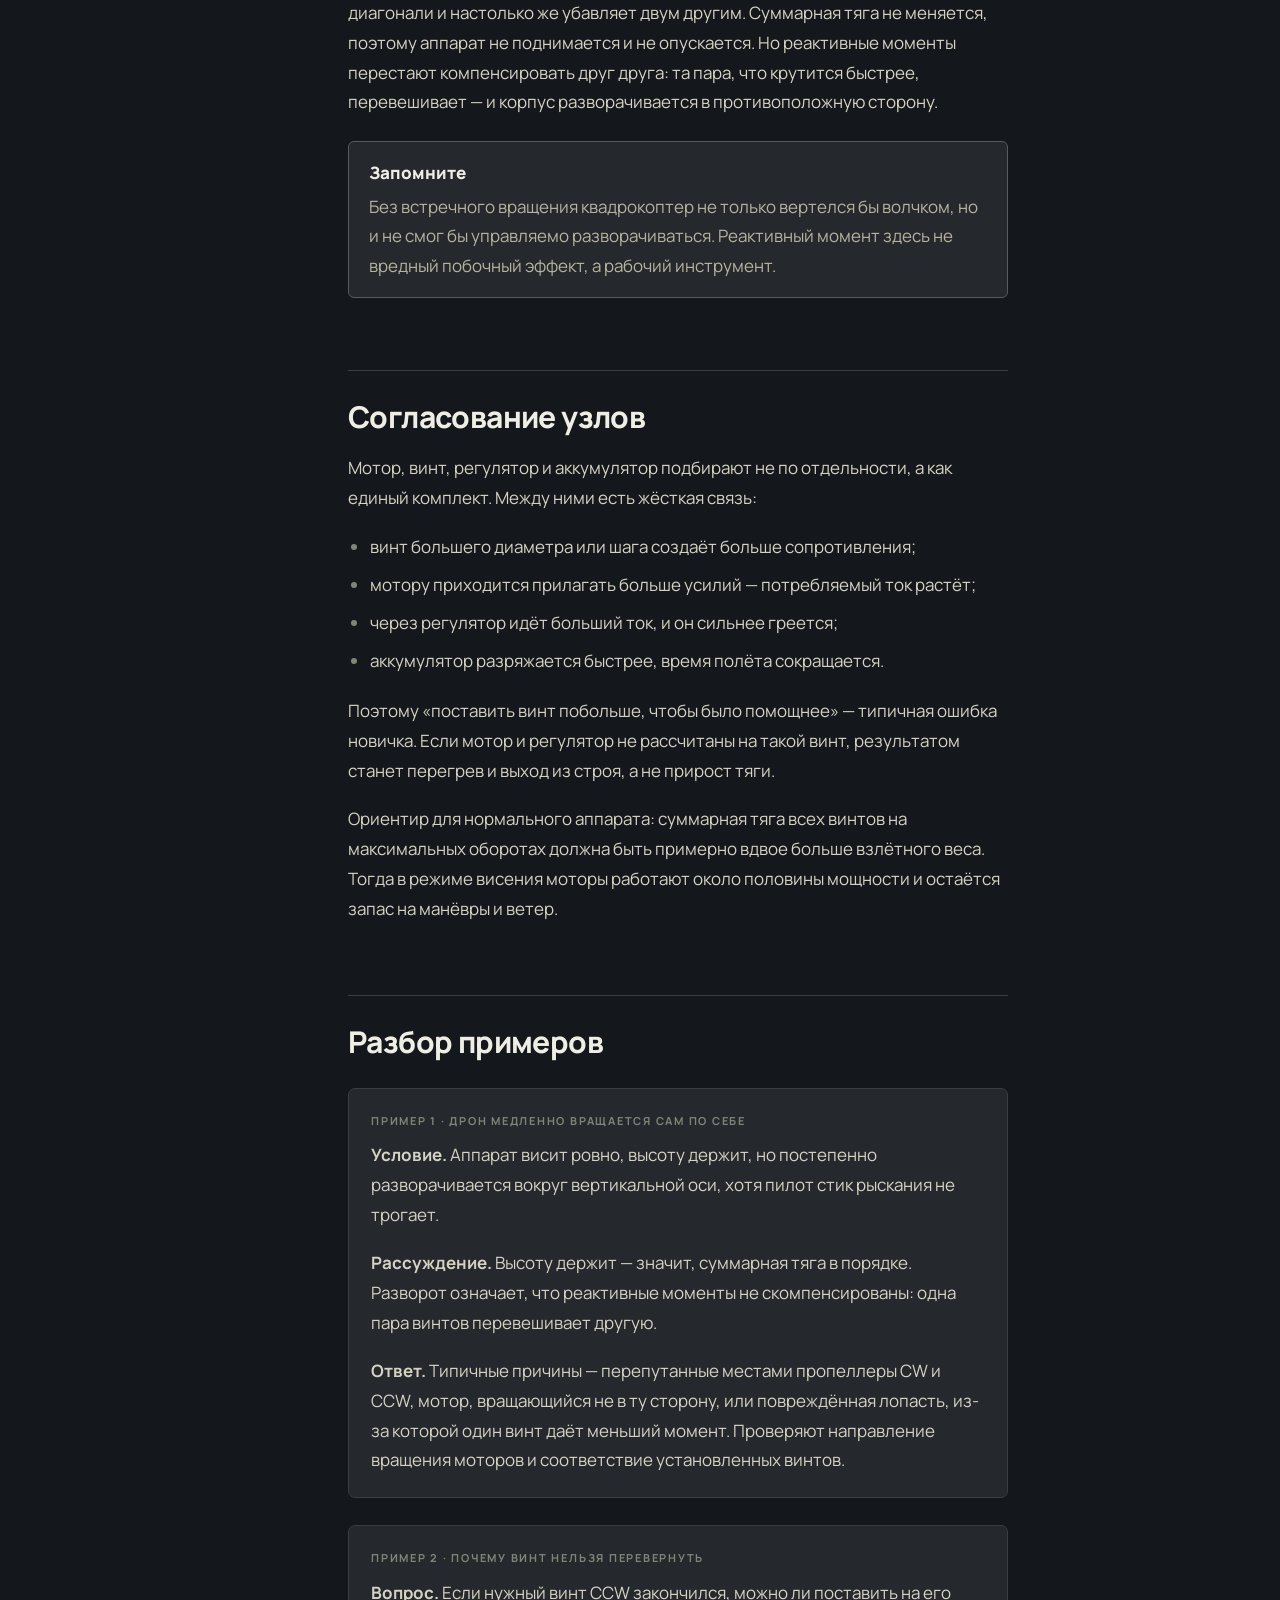
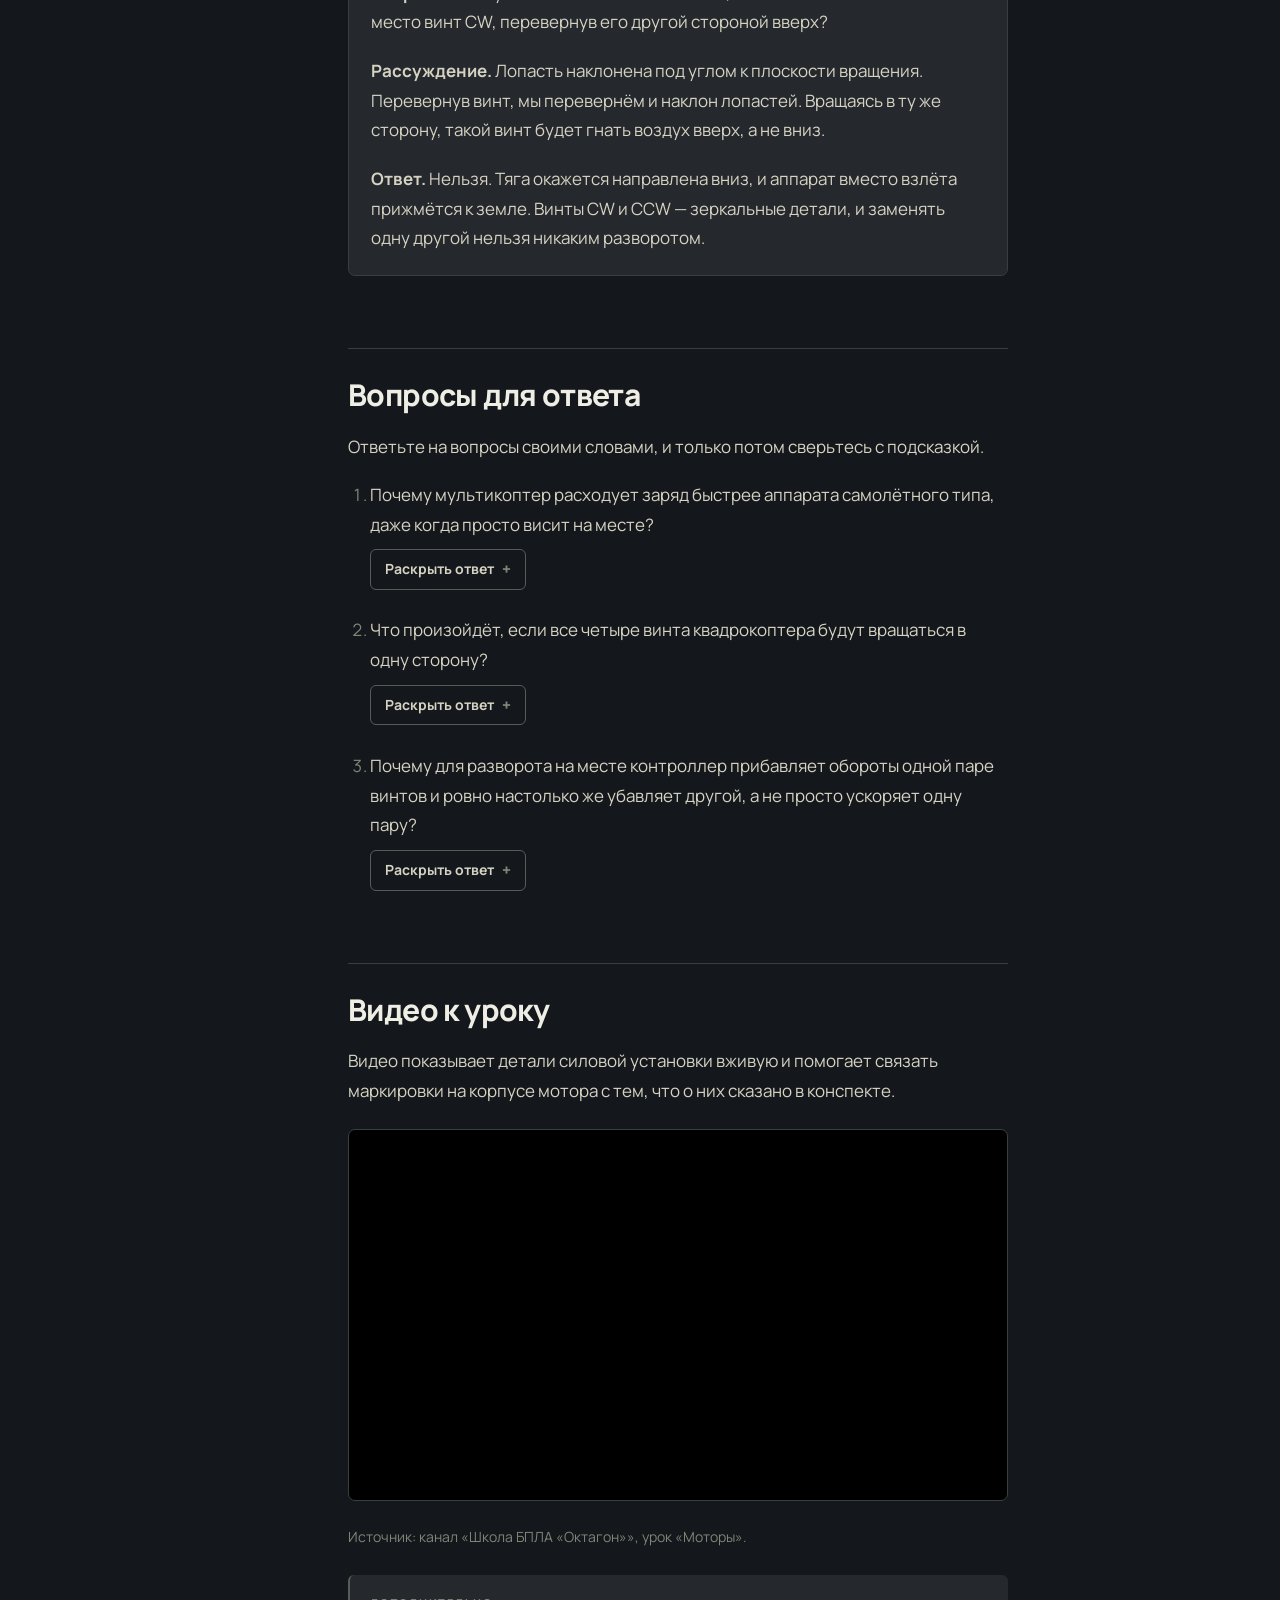
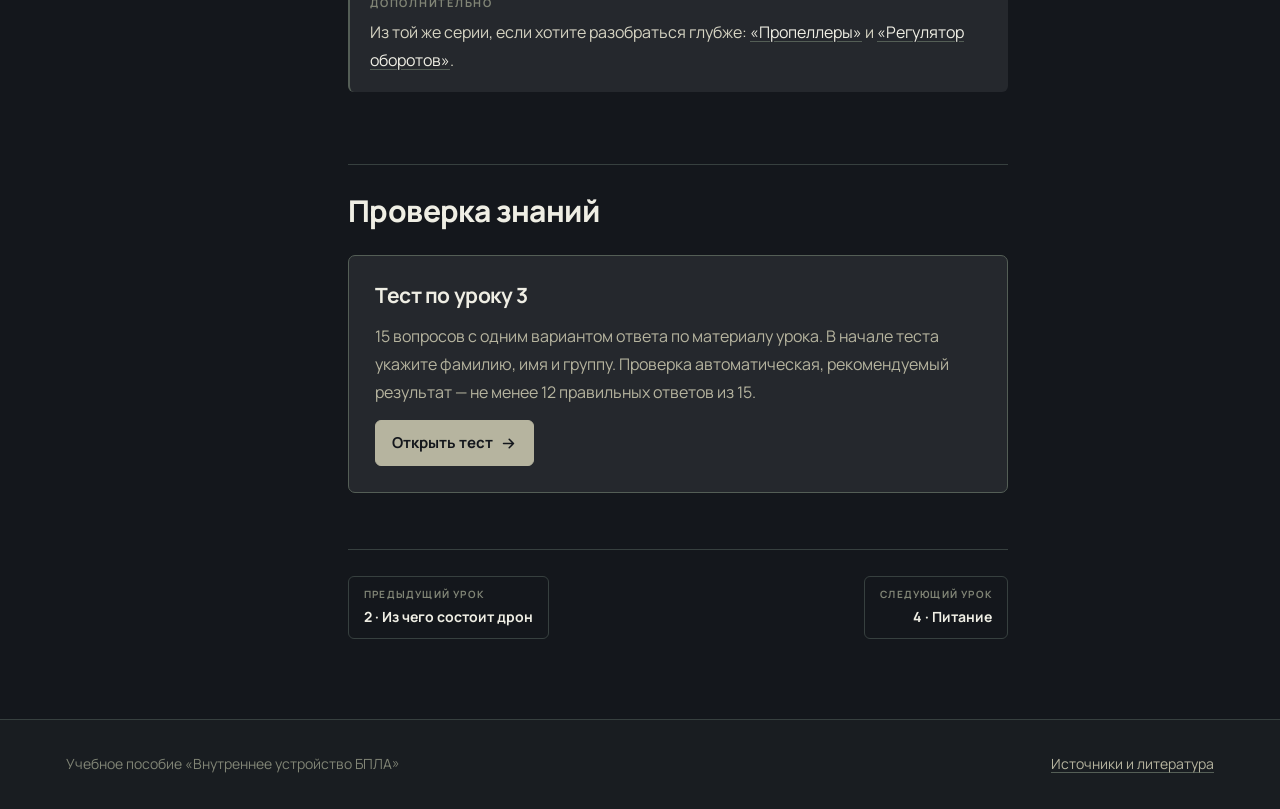
<file: lessons/urok3.html>
<!doctype html>
<html lang="ru" data-theme="dark">
<head>
<meta charset="utf-8">
<meta name="viewport" content="width=device-width, initial-scale=1">
<title>Урок 3. Силовая установка — Внутреннее устройство БПЛА</title>
<meta name="description" content="Как дрон создаёт тягу: пропеллеры, бесколлекторные моторы и регуляторы оборотов. Почему винты вращаются в разные стороны и как аппарат управляется только оборотами.">
<link rel="preconnect" href="https://fonts.googleapis.com">
<link rel="preconnect" href="https://fonts.gstatic.com" crossorigin>
<link href="https://fonts.googleapis.com/css2?family=Manrope:wght@400;600;700;800&family=JetBrains+Mono:wght@500;700&display=swap" rel="stylesheet">
<link rel="stylesheet" href="../assets/style.css">
<link rel="icon" href="data:image/svg+xml,<svg xmlns='http://www.w3.org/2000/svg' viewBox='0 0 32 32'><rect width='32' height='32' fill='%2314171C'/><g stroke='%23B6B49F' stroke-width='2.4' fill='none'><circle cx='9' cy='9' r='4'/><circle cx='23' cy='9' r='4'/><circle cx='9' cy='23' r='4'/><circle cx='23' cy='23' r='4'/><path d='M12 12l8 8M20 12l-8 8'/></g></svg>">
</head>
<body>

<header class="site-header">
  <nav class="nav">
    <a class="nav__brand" href="../index.html">
      <svg viewBox="0 0 32 32" fill="none" aria-hidden="true">
        <circle cx="8" cy="8" r="4.5" stroke="#B6B49F" stroke-width="2"/>
        <circle cx="24" cy="8" r="4.5" stroke="#B6B49F" stroke-width="2"/>
        <circle cx="8" cy="24" r="4.5" stroke="#B6B49F" stroke-width="2"/>
        <circle cx="24" cy="24" r="4.5" stroke="#B6B49F" stroke-width="2"/>
        <path d="M11 11l10 10M21 11L11 21" stroke="#B6B49F" stroke-width="2"/>
        <rect x="13" y="13" width="6" height="6" rx="1.5" fill="#B6B49F"/>
      </svg>
      Устройство БПЛА
    </a>
    <button class="nav__toggle" aria-expanded="false">Меню</button>
    <ul class="nav__links">
      <li><a href="../index.html">Главная</a></li>
      <li><a href="urok1.html">1 · Основы</a></li>
      <li><a href="urok2.html">2 · Состав</a></li>
      <li><a href="urok3.html" aria-current="page">3 · Силовая</a></li>
      <li><a href="urok4.html">4 · Питание</a></li>
      <li><a href="urok5.html">5 · Управление</a></li>
      <li><a href="urok6.html">6 · Видео</a></li>
      <li><a href="urok7.html">7 · Контроллер</a></li>
      <li><a href="../glossary.html">Термины</a></li>
      <li><a href="../sources.html">Источники</a></li>
    </ul>
  </nav>
</header>

<div class="lesson-head">
  <div class="wrap">
    <span class="eyebrow">Урок 3 из 7</span>
    <h1 style="margin-bottom:.25em">Силовая установка</h1>
    <p class="lead" style="max-width:720px;margin:0">
      Рама, пропеллеры, моторы и регуляторы: как дрон создаёт тягу
      и почему винты вращаются в разные стороны.
    </p>
  </div>
</div>

<div class="wrap lesson-layout">

  <aside class="toc">
    <details class="toc__box" open>
    <summary class="toc__title">Содержание</summary>
    <ol>
      <li><a href="#goal">Цель урока</a></li>
      <li><a href="#thrust">Откуда берётся тяга</a></li>
      <li><a href="#frame">Рама и типоразмер</a></li>
      <li><a href="#prop">Пропеллер</a></li>
      <li><a href="#motor">Мотор</a></li>
      <li><a href="#esc">Регулятор оборотов</a></li>
      <li><a href="#counter">Почему винты крутятся встречно</a></li>
      <li><a href="#control">Как дрон управляется оборотами</a></li>
      <li><a href="#match">Согласование узлов</a></li>
      <li><a href="#examples">Разбор примеров</a></li>
      <li><a href="#questions">Вопросы для ответа</a></li>
      <li><a href="#video">Видео к уроку</a></li>
      <li><a href="#test">Проверка знаний</a></li>
    </ol>
    </details>
  </aside>

  <article class="lesson-body">

    <h2 id="goal" style="position:absolute;width:1px;height:1px;overflow:hidden;clip:rect(0 0 0 0)">Цель урока</h2>
    <div class="goal">
      <svg viewBox="0 0 24 24" fill="none" aria-hidden="true">
        <circle cx="12" cy="12" r="9" stroke="currentColor" stroke-width="2"/>
        <circle cx="12" cy="12" r="4.5" stroke="currentColor" stroke-width="2"/>
        <circle cx="12" cy="12" r="1.3" fill="currentColor"/>
      </svg>
      <p>
        <b>Цель урока</b>
        Понимать, как связка «мотор — пропеллер — регулятор» создаёт тягу,
        зачем соседние винты вращаются в разные стороны и как аппарат
        поворачивается, имея только четыре мотора и ни одной подвижной рулевой поверхности.
      </p>
    </div>

    <h2 id="thrust">Откуда берётся тяга</h2>

    <p>
      У мультикоптера нет ни крыльев, ни рулей. Всё, что он умеет, он делает
      за счёт вращения винтов. Поэтому стоит начать с главного вопроса:
      как вращающийся винт поднимает аппарат.
    </p>

    <p>
      Лопасти пропеллера стоят под углом к плоскости вращения. Вращаясь, они
      захватывают воздух сверху и <strong>отбрасывают его вниз</strong>.
      По третьему закону Ньютона воздух отвечает тем же: толкает винт вверх.
      Эта сила и называется <strong>тягой</strong>.
    </p>

    <dl class="term">
      <dt>Главное правило</dt>
      <dd>
        Чем больше воздуха и чем быстрее винт отбрасывает вниз, тем больше тяга.
        Увеличить её можно двумя способами: крутить быстрее или поставить
        винт большего размера.
      </dd>
    </dl>

    <p>
      Чтобы аппарат висел на месте, суммарная тяга всех винтов должна точно равняться
      его весу. Больше тяги — дрон поднимается, меньше — снижается. Из этого следует
      важный вывод: <strong>винты работают постоянно</strong>, даже когда дрон просто
      висит. Именно поэтому мультикоптер и расходует батарею так быстро.
    </p>

    <h2 id="frame">Рама и типоразмер</h2>

    <p>
      Рама задаёт геометрию: насколько разнесены моторы и какие винты на них поместятся.
      Её делают жёсткой и максимально лёгкой — обычно из углепластика. Жёсткость важна
      не только для прочности: если лучи «играют» в полёте, вибрации доходят
      до гироскопа и мешают контроллеру правильно измерять положение аппарата.
    </p>

    <p>
      Размер аппарата принято называть по диаметру пропеллера в дюймах. «Пятидюймовый дрон» —
      это аппарат под винты диаметром 5 дюймов, примерно 127 мм. Это самый
      распространённый размер для учебных и съёмочных аппаратов. Встречаются
      также 3-, 7- и 10-дюймовые.
    </p>

    <div class="table-wrap">
      <table>
        <thead>
          <tr><th>Типоразмер</th><th>Характер</th><th>Где применяется</th></tr>
        </thead>
        <tbody>
          <tr><td><strong>2–3 дюйма</strong></td><td>лёгкий, маневренный, тихий</td><td>полёты в помещении, обучение</td></tr>
          <tr><td><strong>5 дюймов</strong></td><td>универсальный</td><td>самый массовый размер</td></tr>
          <tr><td><strong>7–10 дюймов</strong></td><td>экономичный, несёт больше</td><td>дальние полёты, тяжёлая нагрузка</td></tr>
        </tbody>
      </table>
    </div>

    <h2 id="prop">Пропеллер</h2>

    <p>
      Пропеллер — единственная деталь, которая непосредственно взаимодействует
      с воздухом. У него две основные характеристики.
    </p>

    <dl class="term">
      <dt>Диаметр</dt>
      <dd>Размах винта. Чем больше диаметр, тем больший объём воздуха захватывает винт и тем экономичнее создаёт тягу. Но большой винт тяжелее и медленнее набирает обороты.</dd>
    </dl>

    <dl class="term">
      <dt>Шаг</dt>
      <dd>Насколько сильно наклонены лопасти. Условно: расстояние, на которое винт «ввинтился» бы в воздух за один оборот. Большой шаг даёт больше тяги за оборот, но требует заметно больше мощности.</dd>
    </dl>

    <p>
      Маркировка пропеллера обычно выглядит как <strong>5045</strong> или
      <strong>5×4.5</strong>: первое число — диаметр в дюймах, второе — шаг.
      То есть 5045 означает винт диаметром 5 дюймов с шагом 4,5 дюйма.
      Иногда добавляют третье число — количество лопастей.
    </p>

    <p>
      Лопастей бывает две, три и больше. Двухлопастные экономичнее, трёхлопастные
      дают более ровную тягу и лучше управляются, но потребляют больше энергии.
    </p>

    <div class="note note--warn">
      <span class="note__label">Безопасность</span>
      <p>
        Пропеллер на оборотах — режущий инструмент, а не «вентилятор».
        При любой настройке аппарата на столе винты обязательно снимают.
        Это первое правило, которому учат на любых курсах.
      </p>
    </div>

    <h2 id="motor">Мотор</h2>

    <p>
      В дронах применяются <strong>бесколлекторные</strong> моторы. В отличие
      от обычного моторчика из игрушки, у них нет щёток — скользящих контактов,
      которые изнашиваются и искрят. Вместо этого обмотки переключает электроника.
    </p>

    <p>
      Устроен такой мотор просто: неподвижная часть с обмотками
      (<strong>статор</strong>) и вращающаяся часть с постоянными магнитами
      (<strong>ротор</strong>). Подавая ток в обмотки в правильной последовательности,
      мы создаём бегущее магнитное поле, за которым следует ротор.
      Отсутствие щёток даёт высокий ресурс и большую мощность при малом весе.
    </p>

    <h3>Как читать маркировку</h3>

    <p>
      На моторе обычно написано что-то вроде <strong>2207</strong> и
      <strong>1960KV</strong>. Расшифровывается это так:
    </p>

    <ul>
      <li>
        <strong>2207</strong> — размеры статора в миллиметрах: 22 мм в диаметре,
        7 мм в высоту. Чем больше статор, тем мощнее мотор и тем он тяжелее.
      </li>
      <li>
        <strong>KV</strong> — сколько оборотов в минуту даёт мотор без нагрузки
        на каждый вольт питания. Мотор на 1960KV при 16 вольтах раскрутится
        примерно до 31 000 оборотов в минуту без винта.
      </li>
    </ul>

    <p>
      KV — это не «мощность», а характер мотора. Высокий KV означает быстрые обороты
      при меньшем крутящем моменте — такой мотор ставят с маленькими винтами.
      Низкий KV даёт меньше оборотов, но больше момента — он нужен для
      больших тяжёлых винтов.
    </p>

    <h2 id="esc">Регулятор оборотов</h2>

    <p>
      <strong>Регулятор оборотов</strong> (обозначается ESC) — плата между
      аккумулятором и мотором. Как мы видели в уроке 2, без неё бесколлекторный
      мотор просто не заработает.
    </p>

    <p>Регулятор решает две задачи:</p>

    <ol>
      <li>
        <strong>Переключает обмотки.</strong> Он формирует для мотора ту самую
        последовательность импульсов, которая создаёт бегущее магнитное поле,
        и делает это с частотой, соответствующей нужным оборотам.
      </li>
      <li>
        <strong>Пропускает большой ток.</strong> Через регулятор идёт весь ток мотора —
        это десятки ампер. Контроллер такого не выдержал бы.
      </li>
    </ol>

    <p>
      Главный параметр регулятора — <strong>максимальный ток в амперах</strong>.
      Регулятор на 35 А рассчитан на длительный ток до 35 ампер. Он должен быть
      с запасом относительно того, что потребляет мотор с выбранным винтом,
      иначе плата перегреется и выйдет из строя.
    </p>

    <p>
      На каждый мотор нужен свой регулятор, поэтому у квадрокоптера их четыре.
      Чаще всего все четыре собраны на одной плате — сборка <strong>4-в-1</strong>:
      так меньше проводов и аккуратнее монтаж.
    </p>

    <h2 id="counter">Почему винты крутятся встречно</h2>

    <p>
      Теперь о самом неочевидном. Если посмотреть на квадрокоптер сверху,
      окажется, что два винта вращаются по часовой стрелке, а два — против.
      Это не ошибка сборки, а обязательное условие.
    </p>

    <figure>
      <svg viewBox="0 0 600 370" role="img" aria-labelledby="ccwTitle">
        <title id="ccwTitle">Вид сверху: диагональные винты вращаются в одну сторону, соседние — в разные</title>

        <!-- лучи рамы -->
        <path d="M150 95 L450 275 M450 95 L150 275" stroke="#37403F" stroke-width="10" stroke-linecap="round"/>
        <rect x="258" y="152" width="84" height="66" rx="9" fill="none" stroke="#818576" stroke-width="2"/>
        <text x="300" y="192" text-anchor="middle" fill="#818576" font-family="Manrope,sans-serif" font-size="14">корпус</text>

        <!-- передний левый: по часовой -->
        <circle cx="150" cy="95" r="44" fill="none" stroke="#37403F" stroke-width="2"/>
        <path d="M150 57 A38 38 0 1 1 112 95" fill="none" stroke="#B6B49F" stroke-width="3" marker-end="url(#rot)"/>
        <text x="150" y="26" text-anchor="middle" fill="#D5D3C2" font-family="Manrope,sans-serif" font-size="14" font-weight="700">по часовой</text>

        <!-- передний правый: против часовой -->
        <circle cx="450" cy="95" r="44" fill="none" stroke="#37403F" stroke-width="2"/>
        <path d="M450 57 A38 38 0 1 0 488 95" fill="none" stroke="#818576" stroke-width="3" marker-end="url(#rot2)"/>
        <text x="450" y="26" text-anchor="middle" fill="#D5D3C2" font-family="Manrope,sans-serif" font-size="14" font-weight="700">против часовой</text>

        <!-- задний левый: против часовой -->
        <circle cx="150" cy="275" r="44" fill="none" stroke="#37403F" stroke-width="2"/>
        <path d="M150 237 A38 38 0 1 0 188 275" fill="none" stroke="#818576" stroke-width="3" marker-end="url(#rot2)"/>
        <text x="150" y="344" text-anchor="middle" fill="#D5D3C2" font-family="Manrope,sans-serif" font-size="14" font-weight="700">против часовой</text>

        <!-- задний правый: по часовой -->
        <circle cx="450" cy="275" r="44" fill="none" stroke="#37403F" stroke-width="2"/>
        <path d="M450 237 A38 38 0 1 1 412 275" fill="none" stroke="#B6B49F" stroke-width="3" marker-end="url(#rot)"/>
        <text x="450" y="344" text-anchor="middle" fill="#D5D3C2" font-family="Manrope,sans-serif" font-size="14" font-weight="700">по часовой</text>

        <defs>
          <marker id="rot" markerWidth="8" markerHeight="8" refX="6" refY="4" orient="auto">
            <path d="M0 0l8 4L0 8z" fill="#B6B49F"/>
          </marker>
          <marker id="rot2" markerWidth="8" markerHeight="8" refX="6" refY="4" orient="auto">
            <path d="M0 0l8 4L0 8z" fill="#818576"/>
          </marker>
        </defs>
      </svg>
      <figcaption>Схема 1. Винты по диагонали вращаются в одну сторону, соседние — в противоположные</figcaption>
    </figure>

    <p>
      Причина в <strong>реактивном моменте</strong>. Когда мотор раскручивает винт
      в одну сторону, винт с той же силой пытается раскрутить корпус аппарата
      в противоположную. Это то же самое, что происходит с вертолётом: без хвостового
      винта его фюзеляж начал бы вращаться под несущим винтом.
    </p>

    <p>
      Если бы все четыре винта квадрокоптера крутились в одну сторону, их реактивные
      моменты сложились бы и аппарат бесконтрольно завертелся вокруг вертикальной оси.
      Поэтому винты ставят встречно: два момента в одну сторону, два в другую,
      и при равных оборотах они <strong>взаимно компенсируются</strong>.
    </p>

    <div class="note">
      <span class="note__label">Следствие</span>
      <p>
        Пропеллеры для вращения по часовой и против часовой стрелки — разные детали,
        они зеркальны друг другу. Поставить винт «не той стороной» нельзя: он будет
        отбрасывать воздух вверх вместо вниз. Поэтому их маркируют буквами
        CW и CCW либо помечают цветом.
      </p>
    </div>

    <h2 id="control">Как дрон управляется оборотами</h2>

    <p>
      Самое красивое следствие встречного вращения: аппарат может поворачиваться
      во все стороны, вообще не имея подвижных частей. Единственный орган
      управления — <strong>обороты четырёх моторов</strong>.
    </p>

    <figure>
      <svg viewBox="0 0 880 250" role="img" aria-labelledby="ctrlTitle">
        <title id="ctrlTitle">Четыре вида управления квадрокоптером через обороты моторов</title>

        <!-- 1. Газ -->
        <g>
          <path d="M72 58 L148 122 M148 58 L72 122" stroke="#37403F" stroke-width="7" stroke-linecap="round"/>
          <circle cx="72"  cy="58"  r="14" fill="#B6B49F"/>
          <circle cx="148" cy="58"  r="14" fill="#B6B49F"/>
          <circle cx="72"  cy="122" r="14" fill="#B6B49F"/>
          <circle cx="148" cy="122" r="14" fill="#B6B49F"/>
          <text x="110" y="182" text-anchor="middle" fill="#EFEEE4" font-family="Manrope,sans-serif" font-size="16" font-weight="700">Газ</text>
          <text x="110" y="205" text-anchor="middle" fill="#818576" font-family="Manrope,sans-serif" font-size="13">все четыре быстрее</text>
          <text x="110" y="226" text-anchor="middle" fill="#818576" font-family="Manrope,sans-serif" font-size="13">аппарат поднимается</text>
        </g>

        <!-- 2. Тангаж -->
        <g>
          <path d="M292 58 L368 122 M368 58 L292 122" stroke="#37403F" stroke-width="7" stroke-linecap="round"/>
          <circle cx="292" cy="58"  r="14" fill="none" stroke="#545E56" stroke-width="2.5"/>
          <circle cx="368" cy="58"  r="14" fill="none" stroke="#545E56" stroke-width="2.5"/>
          <circle cx="292" cy="122" r="14" fill="#B6B49F"/>
          <circle cx="368" cy="122" r="14" fill="#B6B49F"/>
          <path d="M330 44 V20" stroke="#B6B49F" stroke-width="2.5" marker-end="url(#mv)"/>
          <text x="330" y="182" text-anchor="middle" fill="#EFEEE4" font-family="Manrope,sans-serif" font-size="16" font-weight="700">Тангаж</text>
          <text x="330" y="205" text-anchor="middle" fill="#818576" font-family="Manrope,sans-serif" font-size="13">задние быстрее</text>
          <text x="330" y="226" text-anchor="middle" fill="#818576" font-family="Manrope,sans-serif" font-size="13">наклон и полёт вперёд</text>
        </g>

        <!-- 3. Крен -->
        <g>
          <path d="M512 58 L588 122 M588 58 L512 122" stroke="#37403F" stroke-width="7" stroke-linecap="round"/>
          <circle cx="512" cy="58"  r="14" fill="#B6B49F"/>
          <circle cx="588" cy="58"  r="14" fill="none" stroke="#545E56" stroke-width="2.5"/>
          <circle cx="512" cy="122" r="14" fill="#B6B49F"/>
          <circle cx="588" cy="122" r="14" fill="none" stroke="#545E56" stroke-width="2.5"/>
          <path d="M616 90 H646" stroke="#B6B49F" stroke-width="2.5" marker-end="url(#mv)"/>
          <text x="550" y="182" text-anchor="middle" fill="#EFEEE4" font-family="Manrope,sans-serif" font-size="16" font-weight="700">Крен</text>
          <text x="550" y="205" text-anchor="middle" fill="#818576" font-family="Manrope,sans-serif" font-size="13">левые быстрее</text>
          <text x="550" y="226" text-anchor="middle" fill="#818576" font-family="Manrope,sans-serif" font-size="13">смещение вправо</text>
        </g>

        <!-- 4. Рыскание -->
        <g>
          <path d="M732 58 L808 122 M808 58 L732 122" stroke="#37403F" stroke-width="7" stroke-linecap="round"/>
          <circle cx="732" cy="58"  r="14" fill="#B6B49F"/>
          <circle cx="808" cy="58"  r="14" fill="none" stroke="#545E56" stroke-width="2.5"/>
          <circle cx="732" cy="122" r="14" fill="none" stroke="#545E56" stroke-width="2.5"/>
          <circle cx="808" cy="122" r="14" fill="#B6B49F"/>
          <path d="M770 26 A26 26 0 0 1 796 52" fill="none" stroke="#B6B49F" stroke-width="2.5" marker-end="url(#mv)"/>
          <text x="770" y="182" text-anchor="middle" fill="#EFEEE4" font-family="Manrope,sans-serif" font-size="16" font-weight="700">Рыскание</text>
          <text x="770" y="205" text-anchor="middle" fill="#818576" font-family="Manrope,sans-serif" font-size="13">одна диагональ быстрее</text>
          <text x="770" y="226" text-anchor="middle" fill="#818576" font-family="Manrope,sans-serif" font-size="13">разворот на месте</text>
        </g>

        <defs>
          <marker id="mv" markerWidth="9" markerHeight="9" refX="7" refY="4.5" orient="auto">
            <path d="M0 0l9 4.5L0 9z" fill="#B6B49F"/>
          </marker>
        </defs>
      </svg>
      <figcaption>Схема 2. Вид сверху. Закрашенные моторы работают быстрее остальных</figcaption>
    </figure>

    <p>
      Первые три случая понятны: прибавили оборотов с одной стороны — аппарат
      наклонился в противоположную и поехал туда. А вот четвёртый —
      <strong>рыскание</strong>, разворот вокруг вертикальной оси, —
      работает именно благодаря встречному вращению.
    </p>

    <p>
      Чтобы развернуться, контроллер прибавляет обороты двум винтам одной диагонали
      и настолько же убавляет двум другим. Суммарная тяга не меняется, поэтому
      аппарат не поднимается и не опускается. Но реактивные моменты перестают
      компенсировать друг друга: та пара, что крутится быстрее, перевешивает —
      и корпус разворачивается в противоположную сторону.
    </p>

    <dl class="term">
      <dt>Запомните</dt>
      <dd>
        Без встречного вращения квадрокоптер не только вертелся бы волчком,
        но и не смог бы управляемо разворачиваться. Реактивный момент здесь
        не вредный побочный эффект, а рабочий инструмент.
      </dd>
    </dl>

    <h2 id="match">Согласование узлов</h2>

    <p>
      Мотор, винт, регулятор и аккумулятор подбирают не по отдельности,
      а как единый комплект. Между ними есть жёсткая связь:
    </p>

    <ul>
      <li>винт большего диаметра или шага создаёт больше сопротивления;</li>
      <li>мотору приходится прилагать больше усилий — потребляемый ток растёт;</li>
      <li>через регулятор идёт больший ток, и он сильнее греется;</li>
      <li>аккумулятор разряжается быстрее, время полёта сокращается.</li>
    </ul>

    <p>
      Поэтому «поставить винт побольше, чтобы было помощнее» — типичная ошибка новичка.
      Если мотор и регулятор не рассчитаны на такой винт, результатом станет перегрев
      и выход из строя, а не прирост тяги.
    </p>

    <p>
      Ориентир для нормального аппарата: суммарная тяга всех винтов на максимальных
      оборотах должна быть примерно вдвое больше взлётного веса. Тогда в режиме висения
      моторы работают около половины мощности и остаётся запас на манёвры и ветер.
    </p>

    <h2 id="examples">Разбор примеров</h2>

    <div class="example">
      <div class="example__head">Пример 1 · Дрон медленно вращается сам по себе</div>
      <p>
        <b>Условие.</b> Аппарат висит ровно, высоту держит, но постепенно
        разворачивается вокруг вертикальной оси, хотя пилот стик рыскания не трогает.
      </p>
      <p>
        <b>Рассуждение.</b> Высоту держит — значит, суммарная тяга в порядке.
        Разворот означает, что реактивные моменты не скомпенсированы:
        одна пара винтов перевешивает другую.
      </p>
      <p>
        <b>Ответ.</b> Типичные причины — перепутанные местами пропеллеры CW и CCW,
        мотор, вращающийся не в ту сторону, или повреждённая лопасть,
        из-за которой один винт даёт меньший момент. Проверяют направление вращения
        моторов и соответствие установленных винтов.
      </p>
    </div>

    <div class="example">
      <div class="example__head">Пример 2 · Почему винт нельзя перевернуть</div>
      <p>
        <b>Вопрос.</b> Если нужный винт CCW закончился, можно ли поставить
        на его место винт CW, перевернув его другой стороной вверх?
      </p>
      <p>
        <b>Рассуждение.</b> Лопасть наклонена под углом к плоскости вращения.
        Перевернув винт, мы перевернём и наклон лопастей. Вращаясь в ту же сторону,
        такой винт будет гнать воздух вверх, а не вниз.
      </p>
      <p>
        <b>Ответ.</b> Нельзя. Тяга окажется направлена вниз, и аппарат вместо взлёта
        прижмётся к земле. Винты CW и CCW — зеркальные детали, и заменять одну другой
        нельзя никаким разворотом.
      </p>
    </div>

    <h2 id="questions">Вопросы для ответа</h2>

    <p>Ответьте на вопросы своими словами, и только потом сверьтесь с подсказкой.</p>

    <ol class="qa">
      <li>
        <p>Почему мультикоптер расходует заряд быстрее аппарата самолётного типа,
        даже когда просто висит на месте?</p>
        <details class="answer"><summary><span></span></summary>
          <div class="answer__body">
            <p>Потому что у коптера подъёмную силу создают только винты. Чтобы не падать,
            они должны работать непрерывно и создавать тягу, равную весу аппарата.
            У самолёта аппарат держит крыло за счёт набегающего потока, и мотор
            тратит энергию только на поступательное движение.</p>
          </div>
        </details>
      </li>
      <li>
        <p>Что произойдёт, если все четыре винта квадрокоптера будут вращаться
        в одну сторону?</p>
        <details class="answer"><summary><span></span></summary>
          <div class="answer__body">
            <p>Реактивные моменты всех винтов сложатся вместо того, чтобы компенсировать
            друг друга, и корпус начнёт неуправляемо вращаться вокруг вертикальной оси
            в сторону, противоположную вращению винтов. Кроме того, аппарат потеряет
            возможность управляемо разворачиваться: рыскание как раз и строится
            на разнице этих моментов.</p>
          </div>
        </details>
      </li>
      <li>
        <p>Почему для разворота на месте контроллер прибавляет обороты одной паре винтов
        и ровно настолько же убавляет другой, а не просто ускоряет одну пару?</p>
        <details class="answer"><summary><span></span></summary>
          <div class="answer__body">
            <p>Чтобы не изменилась суммарная тяга. Если просто ускорить одну пару,
            общая тяга вырастет и аппарат вместе с разворотом начнёт подниматься.
            Встречное изменение оборотов оставляет суммарную тягу прежней,
            а разбалансирует только реактивные моменты — получается чистый разворот
            без набора высоты.</p>
          </div>
        </details>
      </li>
    </ol>

    <h2 id="video">Видео к уроку</h2>

    <p>
      Видео показывает детали силовой установки вживую и помогает связать
      маркировки на корпусе мотора с тем, что о них сказано в конспекте.
    </p>

    <div class="video">
      <iframe
        src="https://rutube.ru/play/embed/6e11f773d8039bff64ab2afc0a9f133a/"
        title="Моторы FPV-дрона — видео к уроку"
        allow="clipboard-write; autoplay"
        allowfullscreen></iframe>
    </div>
    <p style="font-size:14px;color:var(--text-faint)">
      Источник: канал «Школа БПЛА &laquo;Октагон&raquo;», урок «Моторы».
    </p>

    <div class="note">
      <span class="note__label">Дополнительно</span>
      <p>
        Из той же серии, если хотите разобраться глубже:
        <a href="https://rutube.ru/video/3ee28f09b9e6fdffe6f31ee6a5f6c839/" target="_blank" rel="noopener">«Пропеллеры»</a>
        и
        <a href="https://rutube.ru/video/f0f9ee47bc6f760c4ac7db2b38a68bc5/" target="_blank" rel="noopener">«Регулятор оборотов»</a>.
      </p>
    </div>

    <h2 id="test">Проверка знаний</h2>

    <div class="quiz-cta">
      <h3>Тест по уроку 3</h3>
      <p>
        15 вопросов с одним вариантом ответа по материалу урока.
        В начале теста укажите фамилию, имя и группу. Проверка автоматическая,
        рекомендуемый результат — не менее 12 правильных ответов из 15.
      </p>
      <div>
        <a class="btn btn--primary" href="https://docs.google.com/forms/d/e/1FAIpQLSdD-ElmDNo8wKIxLzF_Zbye7FCooDuE3PtAfLt6Rl5gArIYqA/viewform" target="_blank" rel="noopener">
          Открыть тест
          <svg width="17" height="17" viewBox="0 0 24 24" fill="none" aria-hidden="true">
            <path d="M5 12h14m-6-6 6 6-6 6" stroke="currentColor" stroke-width="2.2" stroke-linecap="round" stroke-linejoin="round"/>
          </svg>
        </a>
      </div>
    </div>

    <nav class="lesson-nav">
      <a href="urok2.html"><span>Предыдущий урок</span><b>2 · Из чего состоит дрон</b></a>
      <a href="urok4.html"><span>Следующий урок</span><b>4 · Питание</b></a>
    </nav>

  </article>
</div>

<footer class="site-footer">
  <div class="wrap">
    <span>Учебное пособие «Внутреннее устройство БПЛА»</span>
    <span><a href="../sources.html">Источники и литература</a></span>
  </div>
</footer>

<script src="../assets/main.js"></script>
</body>
</html>
</file>
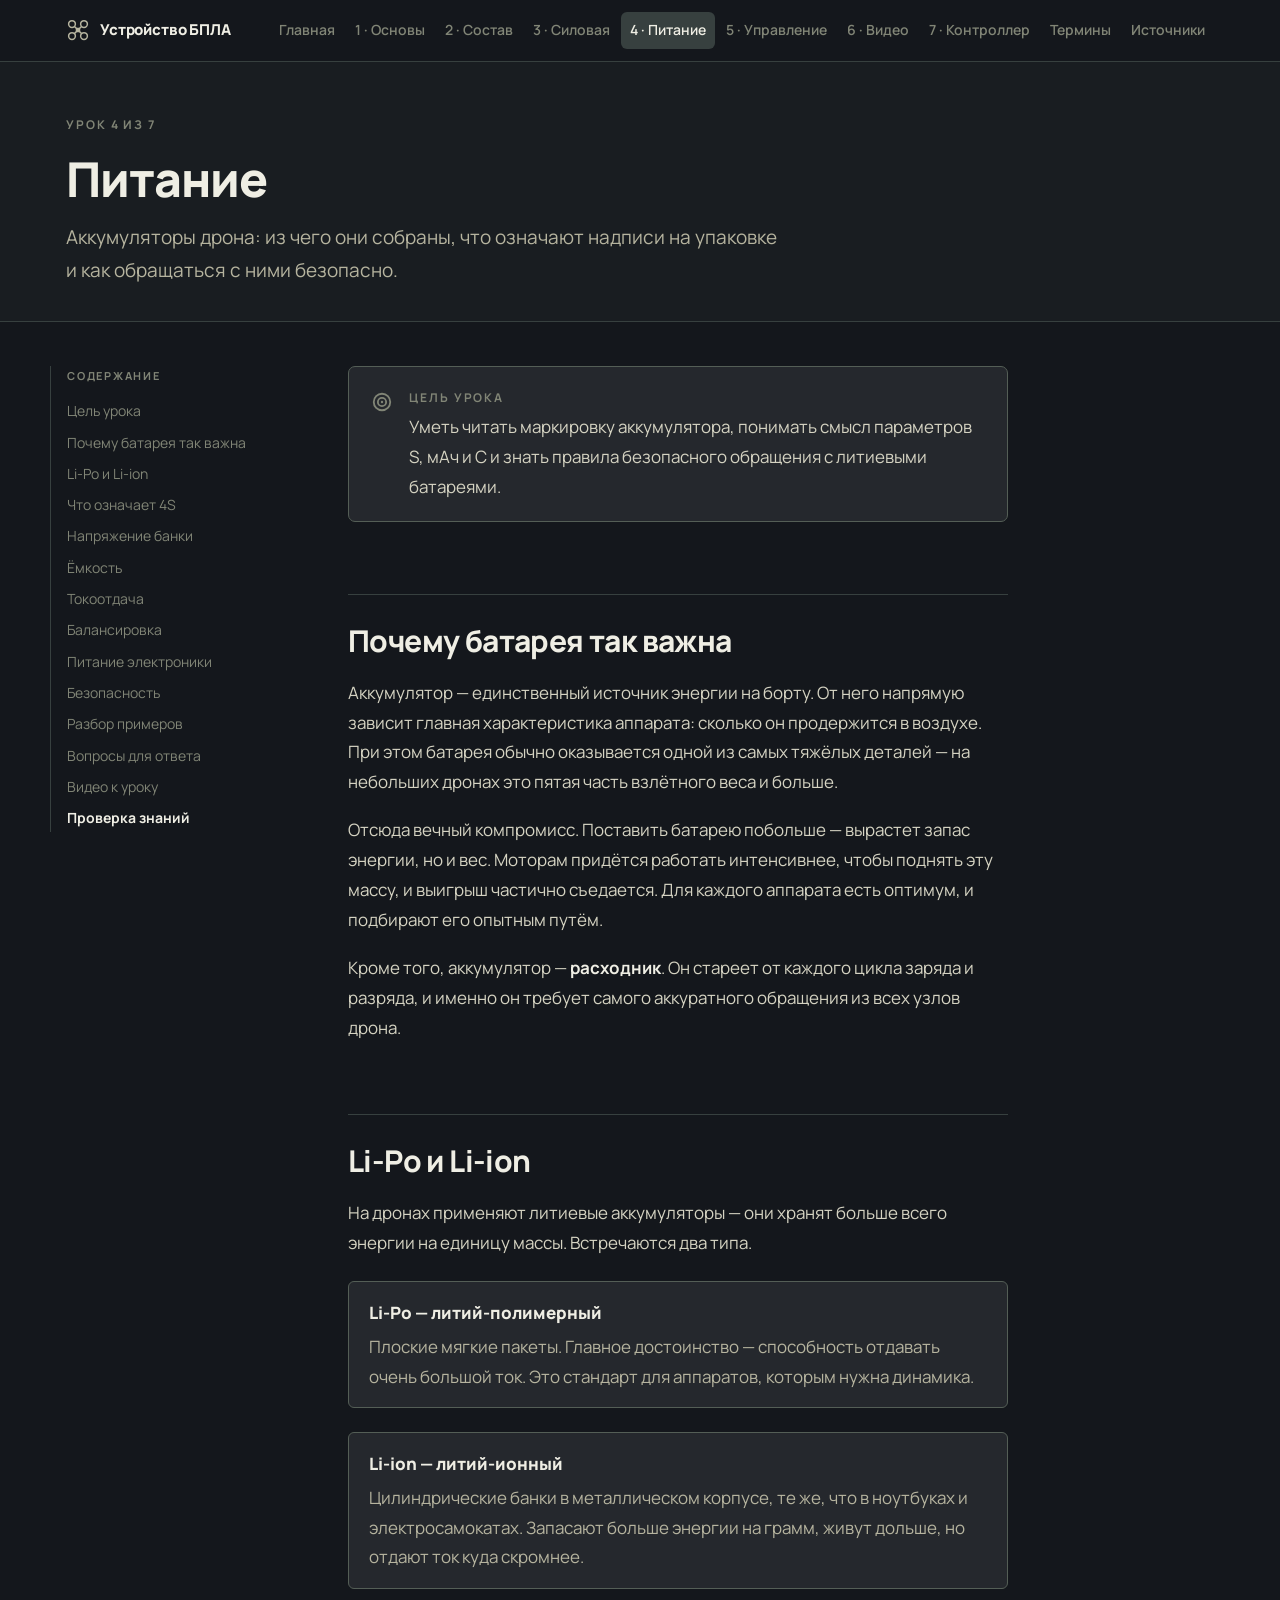
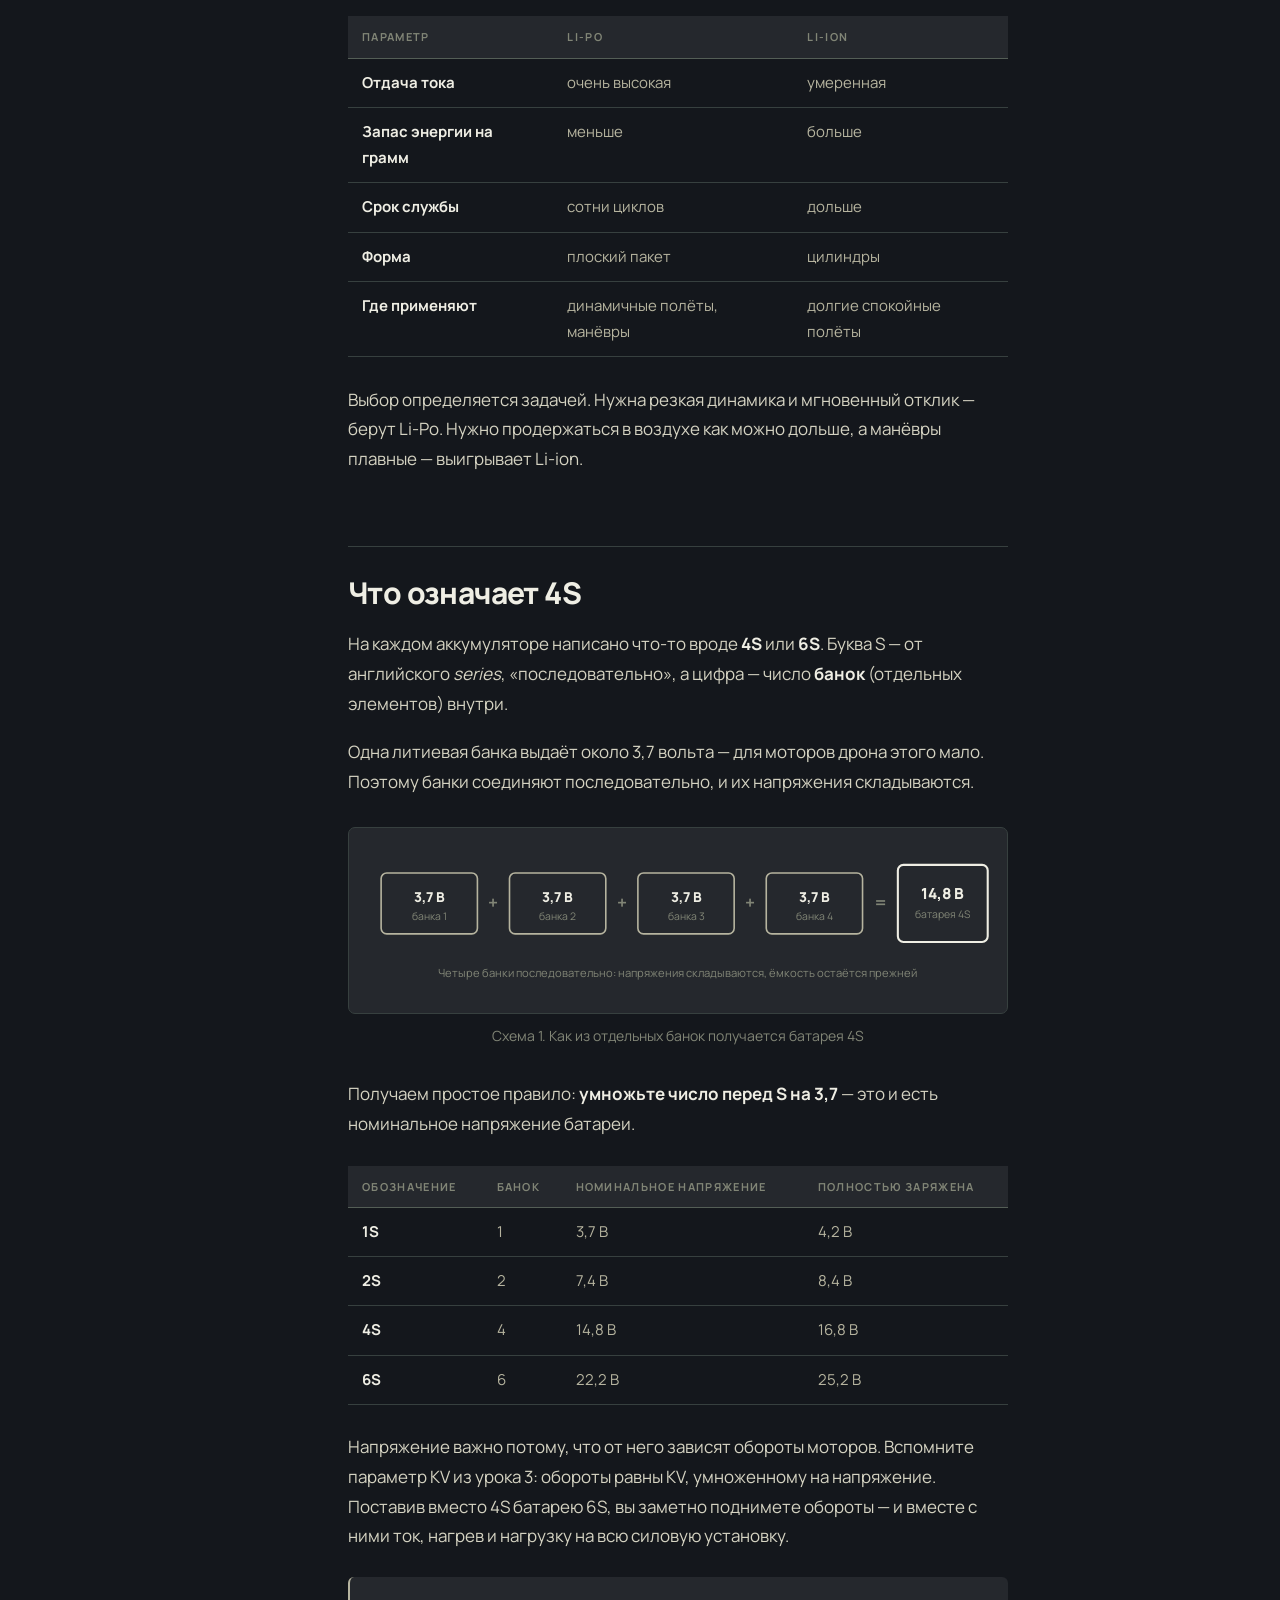
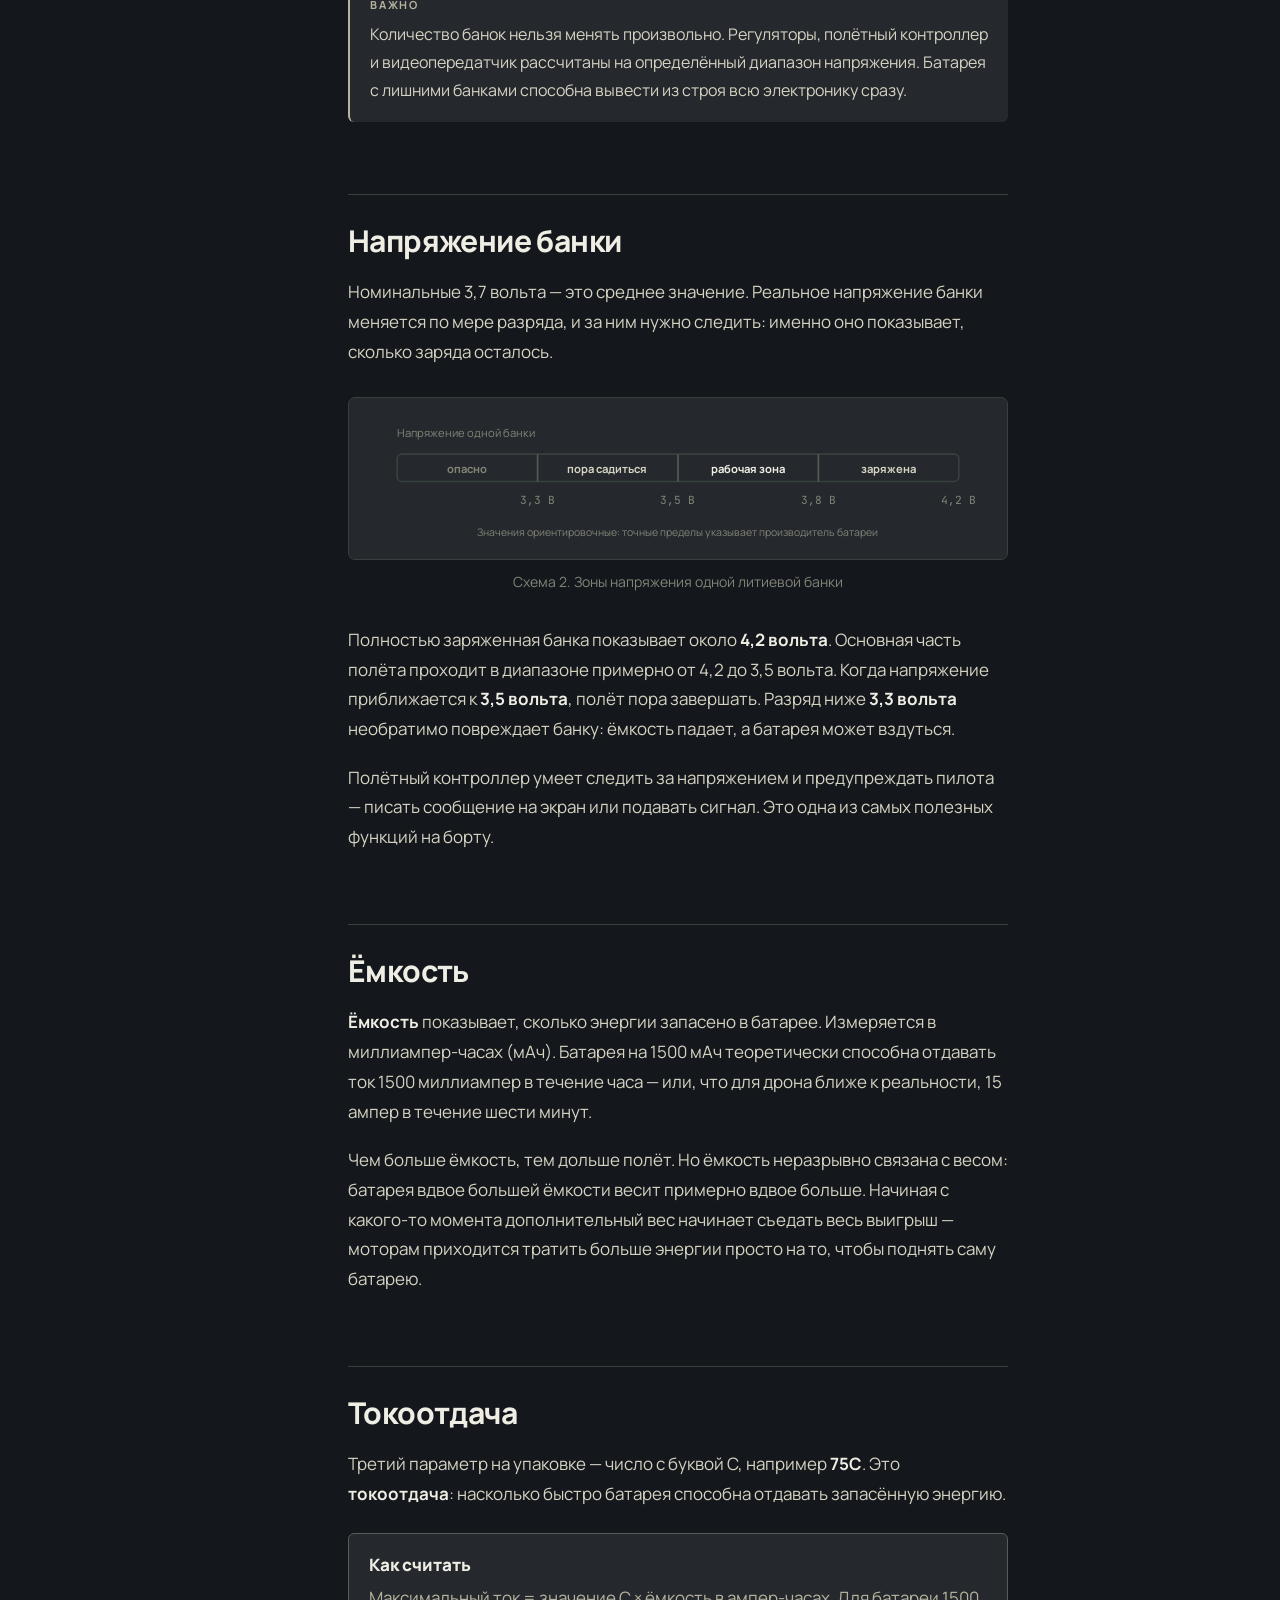
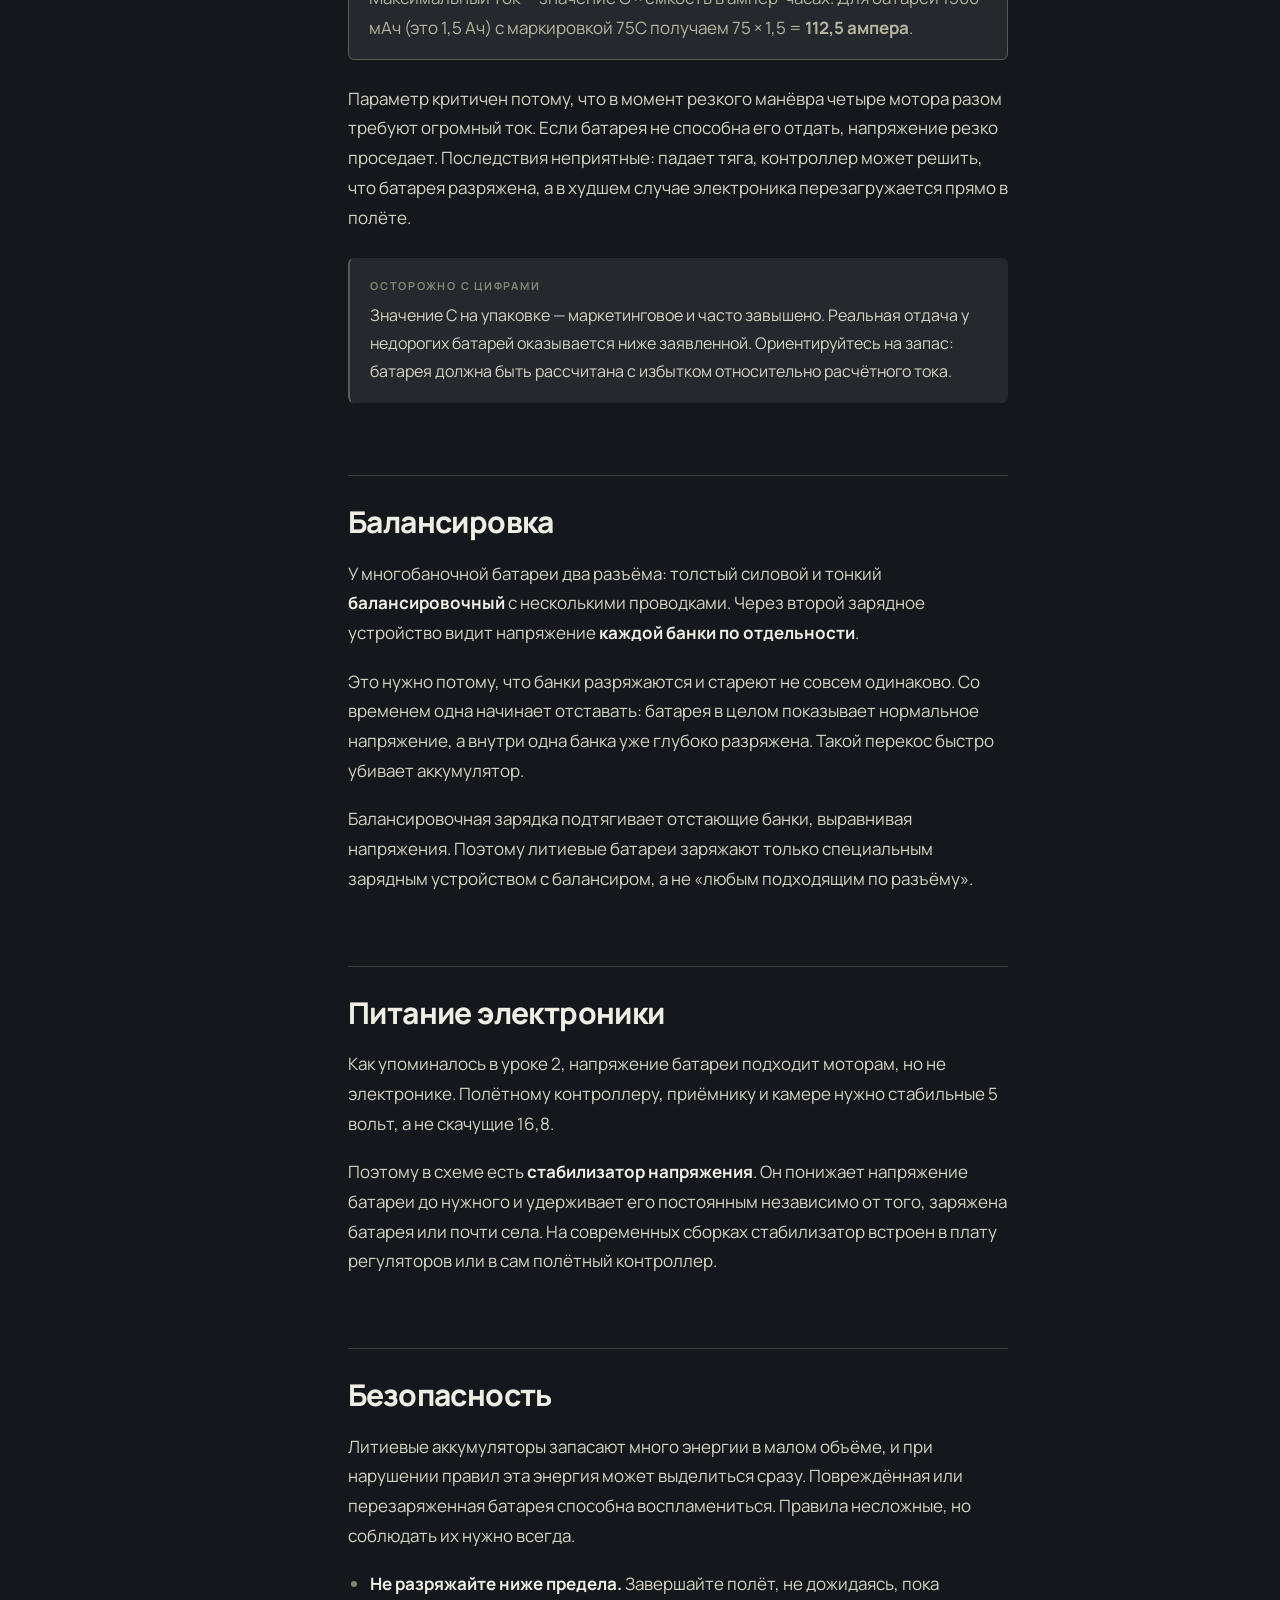
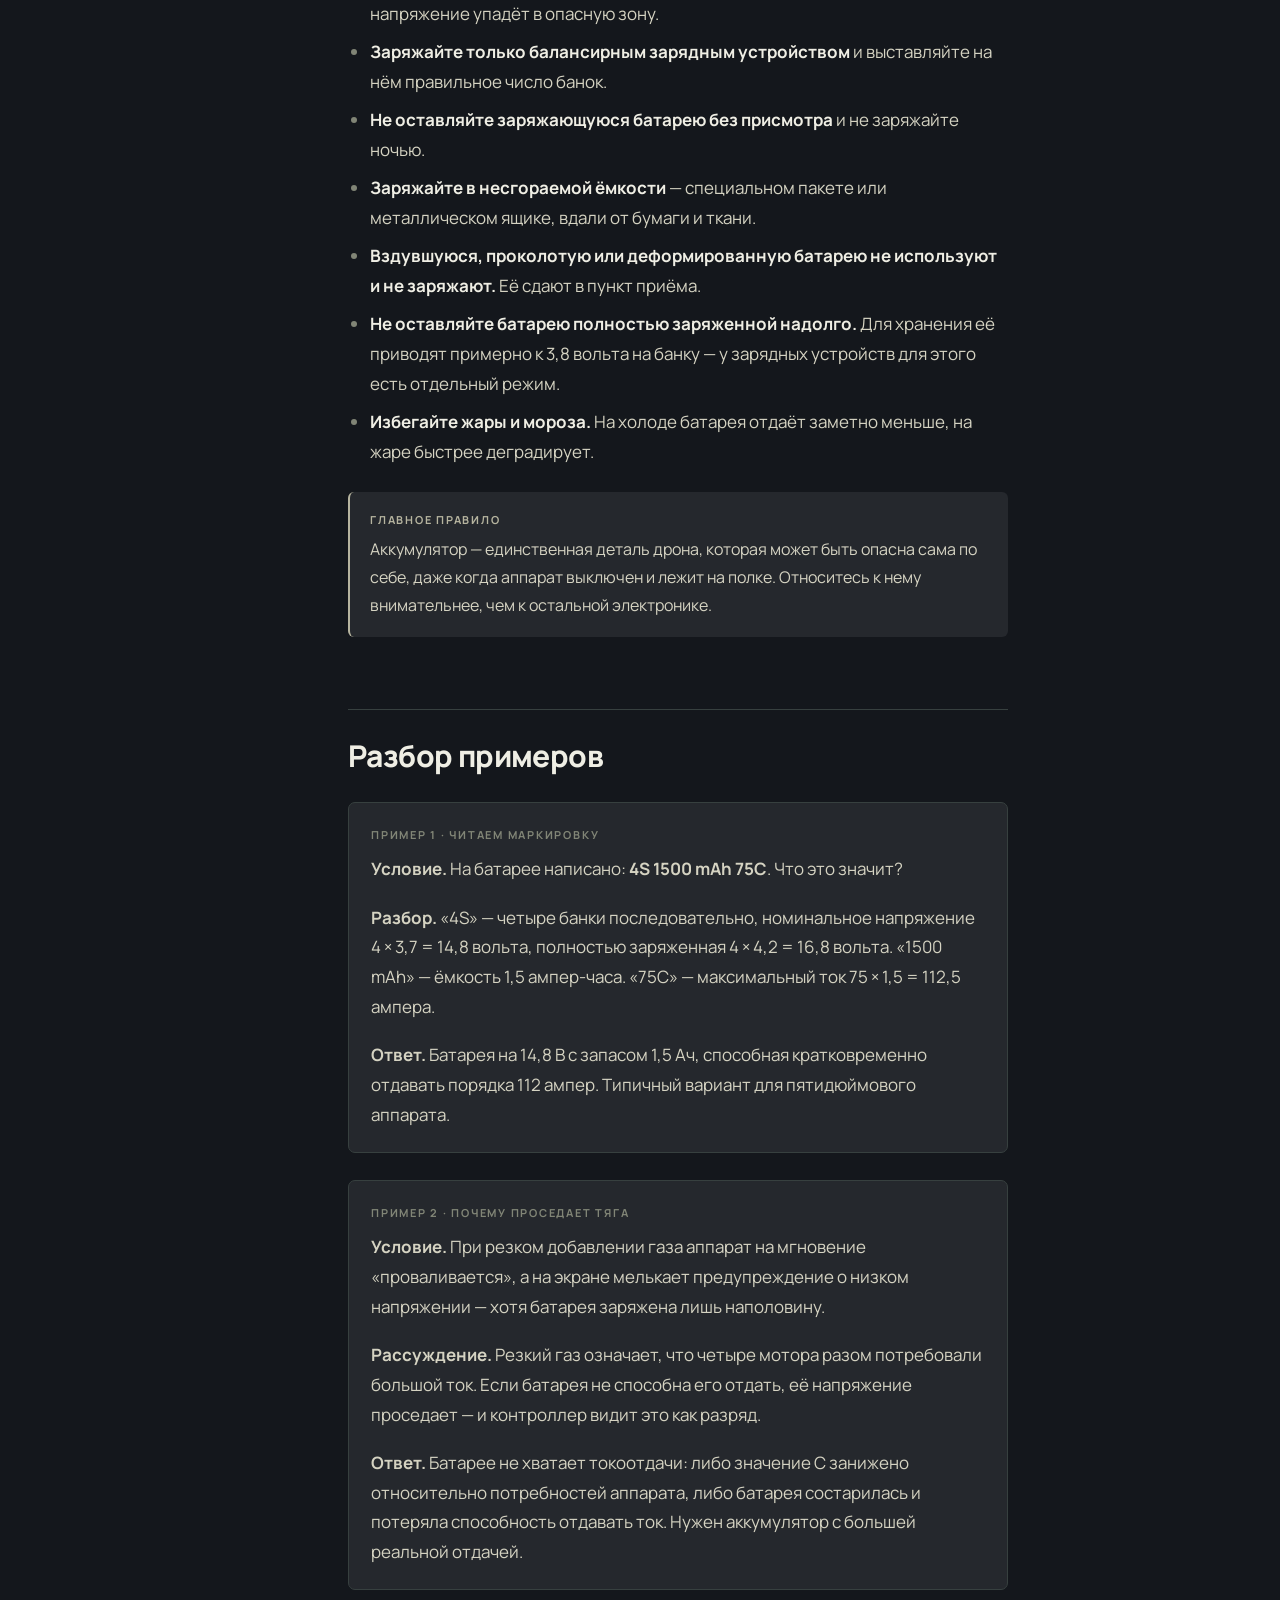
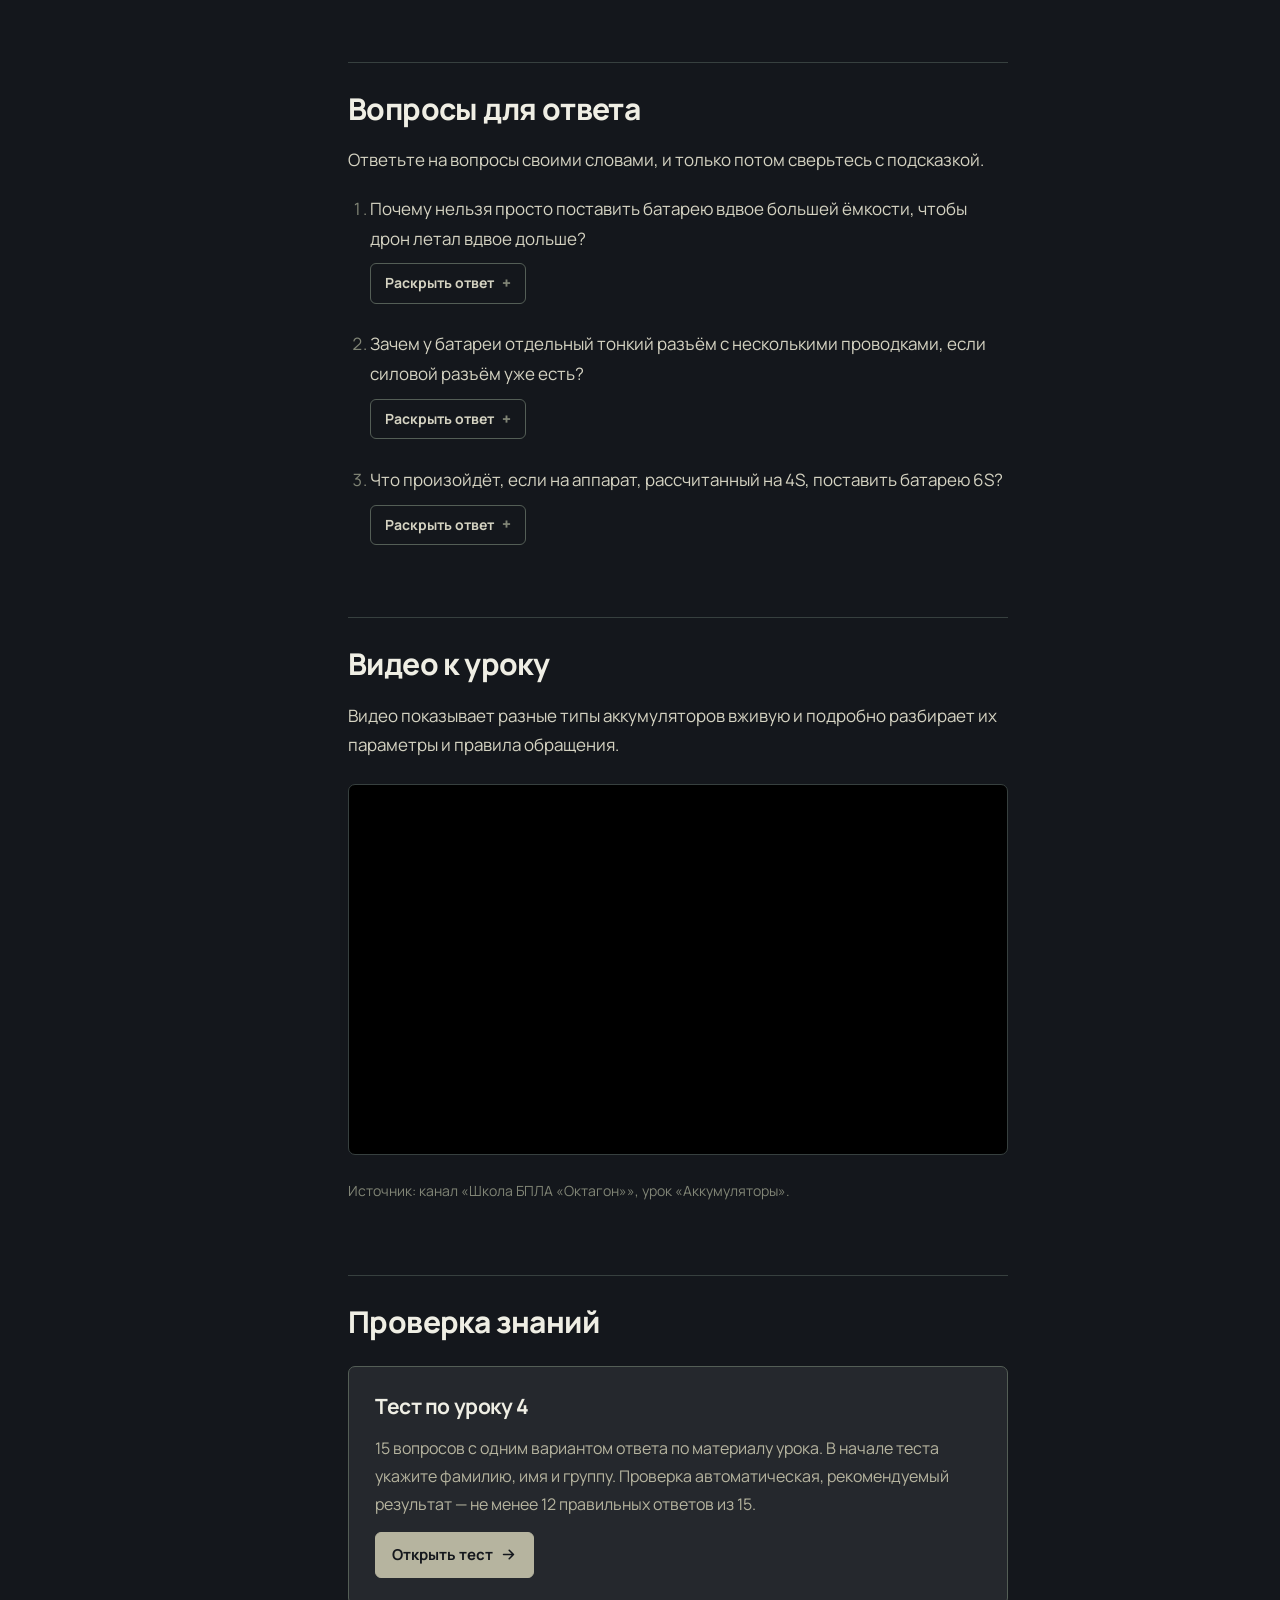
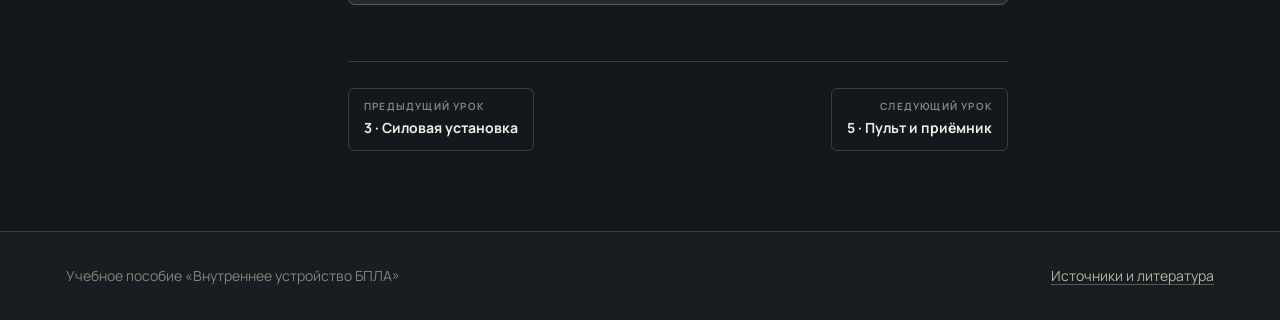
<file: lessons/urok4.html>
<!doctype html>
<html lang="ru" data-theme="dark">
<head>
<meta charset="utf-8">
<meta name="viewport" content="width=device-width, initial-scale=1">
<title>Урок 4. Питание — Внутреннее устройство БПЛА</title>
<meta name="description" content="Аккумуляторы дрона: Li-Po и Li-ion, что означает 4S, ёмкость в мАч, токоотдача C, балансировка и правила безопасного обращения.">
<link rel="preconnect" href="https://fonts.googleapis.com">
<link rel="preconnect" href="https://fonts.gstatic.com" crossorigin>
<link href="https://fonts.googleapis.com/css2?family=Manrope:wght@400;600;700;800&family=JetBrains+Mono:wght@500;700&display=swap" rel="stylesheet">
<link rel="stylesheet" href="../assets/style.css">
<link rel="icon" href="data:image/svg+xml,<svg xmlns='http://www.w3.org/2000/svg' viewBox='0 0 32 32'><rect width='32' height='32' fill='%2314171C'/><g stroke='%23B6B49F' stroke-width='2.4' fill='none'><circle cx='9' cy='9' r='4'/><circle cx='23' cy='9' r='4'/><circle cx='9' cy='23' r='4'/><circle cx='23' cy='23' r='4'/><path d='M12 12l8 8M20 12l-8 8'/></g></svg>">
</head>
<body>

<header class="site-header">
  <nav class="nav">
    <a class="nav__brand" href="../index.html">
      <svg viewBox="0 0 32 32" fill="none" aria-hidden="true">
        <circle cx="8" cy="8" r="4.5" stroke="#B6B49F" stroke-width="2"/>
        <circle cx="24" cy="8" r="4.5" stroke="#B6B49F" stroke-width="2"/>
        <circle cx="8" cy="24" r="4.5" stroke="#B6B49F" stroke-width="2"/>
        <circle cx="24" cy="24" r="4.5" stroke="#B6B49F" stroke-width="2"/>
        <path d="M11 11l10 10M21 11L11 21" stroke="#B6B49F" stroke-width="2"/>
        <rect x="13" y="13" width="6" height="6" rx="1.5" fill="#B6B49F"/>
      </svg>
      Устройство БПЛА
    </a>
    <button class="nav__toggle" aria-expanded="false">Меню</button>
    <ul class="nav__links">
      <li><a href="../index.html">Главная</a></li>
      <li><a href="urok1.html">1 · Основы</a></li>
      <li><a href="urok2.html">2 · Состав</a></li>
      <li><a href="urok3.html">3 · Силовая</a></li>
      <li><a href="urok4.html" aria-current="page">4 · Питание</a></li>
      <li><a href="urok5.html">5 · Управление</a></li>
      <li><a href="urok6.html">6 · Видео</a></li>
      <li><a href="urok7.html">7 · Контроллер</a></li>
      <li><a href="../glossary.html">Термины</a></li>
      <li><a href="../sources.html">Источники</a></li>
    </ul>
  </nav>
</header>

<div class="lesson-head">
  <div class="wrap">
    <span class="eyebrow">Урок 4 из 7</span>
    <h1 style="margin-bottom:.25em">Питание</h1>
    <p class="lead" style="max-width:720px;margin:0">
      Аккумуляторы дрона: из чего они собраны, что означают надписи
      на упаковке и как обращаться с ними безопасно.
    </p>
  </div>
</div>

<div class="wrap lesson-layout">

  <aside class="toc">
    <details class="toc__box" open>
    <summary class="toc__title">Содержание</summary>
    <ol>
      <li><a href="#goal">Цель урока</a></li>
      <li><a href="#why">Почему батарея так важна</a></li>
      <li><a href="#chem">Li-Po и Li-ion</a></li>
      <li><a href="#s">Что означает 4S</a></li>
      <li><a href="#voltage">Напряжение банки</a></li>
      <li><a href="#capacity">Ёмкость</a></li>
      <li><a href="#crate">Токоотдача</a></li>
      <li><a href="#balance">Балансировка</a></li>
      <li><a href="#bec">Питание электроники</a></li>
      <li><a href="#safety">Безопасность</a></li>
      <li><a href="#examples">Разбор примеров</a></li>
      <li><a href="#questions">Вопросы для ответа</a></li>
      <li><a href="#video">Видео к уроку</a></li>
      <li><a href="#test">Проверка знаний</a></li>
    </ol>
    </details>
  </aside>

  <article class="lesson-body">

    <h2 id="goal" style="position:absolute;width:1px;height:1px;overflow:hidden;clip:rect(0 0 0 0)">Цель урока</h2>
    <div class="goal">
      <svg viewBox="0 0 24 24" fill="none" aria-hidden="true">
        <circle cx="12" cy="12" r="9" stroke="currentColor" stroke-width="2"/>
        <circle cx="12" cy="12" r="4.5" stroke="currentColor" stroke-width="2"/>
        <circle cx="12" cy="12" r="1.3" fill="currentColor"/>
      </svg>
      <p>
        <b>Цель урока</b>
        Уметь читать маркировку аккумулятора, понимать смысл параметров S, мАч и C
        и знать правила безопасного обращения с литиевыми батареями.
      </p>
    </div>

    <h2 id="why">Почему батарея так важна</h2>

    <p>
      Аккумулятор — единственный источник энергии на борту. От него напрямую зависит
      главная характеристика аппарата: сколько он продержится в воздухе.
      При этом батарея обычно оказывается одной из самых тяжёлых деталей —
      на небольших дронах это пятая часть взлётного веса и больше.
    </p>

    <p>
      Отсюда вечный компромисс. Поставить батарею побольше — вырастет запас энергии,
      но и вес. Моторам придётся работать интенсивнее, чтобы поднять эту массу,
      и выигрыш частично съедается. Для каждого аппарата есть оптимум,
      и подбирают его опытным путём.
    </p>

    <p>
      Кроме того, аккумулятор — <strong>расходник</strong>. Он стареет от каждого цикла
      заряда и разряда, и именно он требует самого аккуратного обращения
      из всех узлов дрона.
    </p>

    <h2 id="chem">Li-Po и Li-ion</h2>

    <p>
      На дронах применяют литиевые аккумуляторы — они хранят больше всего энергии
      на единицу массы. Встречаются два типа.
    </p>

    <dl class="term">
      <dt>Li-Po — литий-полимерный</dt>
      <dd>Плоские мягкие пакеты. Главное достоинство — способность отдавать очень большой ток. Это стандарт для аппаратов, которым нужна динамика.</dd>
    </dl>

    <dl class="term">
      <dt>Li-ion — литий-ионный</dt>
      <dd>Цилиндрические банки в металлическом корпусе, те же, что в ноутбуках и электросамокатах. Запасают больше энергии на грамм, живут дольше, но отдают ток куда скромнее.</dd>
    </dl>

    <div class="table-wrap">
      <table>
        <thead>
          <tr><th>Параметр</th><th>Li-Po</th><th>Li-ion</th></tr>
        </thead>
        <tbody>
          <tr><td><strong>Отдача тока</strong></td><td>очень высокая</td><td>умеренная</td></tr>
          <tr><td><strong>Запас энергии на грамм</strong></td><td>меньше</td><td>больше</td></tr>
          <tr><td><strong>Срок службы</strong></td><td>сотни циклов</td><td>дольше</td></tr>
          <tr><td><strong>Форма</strong></td><td>плоский пакет</td><td>цилиндры</td></tr>
          <tr><td><strong>Где применяют</strong></td><td>динамичные полёты, манёвры</td><td>долгие спокойные полёты</td></tr>
        </tbody>
      </table>
    </div>

    <p>
      Выбор определяется задачей. Нужна резкая динамика и мгновенный отклик —
      берут Li-Po. Нужно продержаться в воздухе как можно дольше, а манёвры плавные —
      выигрывает Li-ion.
    </p>

    <h2 id="s">Что означает 4S</h2>

    <p>
      На каждом аккумуляторе написано что-то вроде <strong>4S</strong> или
      <strong>6S</strong>. Буква S — от английского <i>series</i>, «последовательно»,
      а цифра — число <strong>банок</strong> (отдельных элементов) внутри.
    </p>

    <p>
      Одна литиевая банка выдаёт около 3,7 вольта — для моторов дрона этого мало.
      Поэтому банки соединяют последовательно, и их напряжения складываются.
    </p>

    <figure>
      <svg viewBox="0 0 820 230" role="img" aria-labelledby="sTitle">
        <title id="sTitle">Четыре банки по 3,7 вольта, соединённые последовательно, дают 14,8 вольта</title>

        <g>
          <rect x="40" y="56" width="120" height="76" rx="7" fill="none" stroke="#B6B49F" stroke-width="2"/>
          <text x="100" y="92" text-anchor="middle" fill="#EFEEE4" font-family="Manrope,sans-serif" font-size="17" font-weight="800">3,7 В</text>
          <text x="100" y="115" text-anchor="middle" fill="#818576" font-family="Manrope,sans-serif" font-size="13">банка 1</text>
        </g>
        <text x="180" y="101" text-anchor="middle" fill="#818576" font-family="Manrope,sans-serif" font-size="22" font-weight="700">+</text>
        <g>
          <rect x="200" y="56" width="120" height="76" rx="7" fill="none" stroke="#B6B49F" stroke-width="2"/>
          <text x="260" y="92" text-anchor="middle" fill="#EFEEE4" font-family="Manrope,sans-serif" font-size="17" font-weight="800">3,7 В</text>
          <text x="260" y="115" text-anchor="middle" fill="#818576" font-family="Manrope,sans-serif" font-size="13">банка 2</text>
        </g>
        <text x="340" y="101" text-anchor="middle" fill="#818576" font-family="Manrope,sans-serif" font-size="22" font-weight="700">+</text>
        <g>
          <rect x="360" y="56" width="120" height="76" rx="7" fill="none" stroke="#B6B49F" stroke-width="2"/>
          <text x="420" y="92" text-anchor="middle" fill="#EFEEE4" font-family="Manrope,sans-serif" font-size="17" font-weight="800">3,7 В</text>
          <text x="420" y="115" text-anchor="middle" fill="#818576" font-family="Manrope,sans-serif" font-size="13">банка 3</text>
        </g>
        <text x="500" y="101" text-anchor="middle" fill="#818576" font-family="Manrope,sans-serif" font-size="22" font-weight="700">+</text>
        <g>
          <rect x="520" y="56" width="120" height="76" rx="7" fill="none" stroke="#B6B49F" stroke-width="2"/>
          <text x="580" y="92" text-anchor="middle" fill="#EFEEE4" font-family="Manrope,sans-serif" font-size="17" font-weight="800">3,7 В</text>
          <text x="580" y="115" text-anchor="middle" fill="#818576" font-family="Manrope,sans-serif" font-size="13">банка 4</text>
        </g>
        <text x="662" y="101" text-anchor="middle" fill="#818576" font-family="Manrope,sans-serif" font-size="22" font-weight="700">=</text>
        <g>
          <rect x="684" y="46" width="112" height="96" rx="7" fill="none" stroke="#EFEEE4" stroke-width="2.6"/>
          <text x="740" y="88" text-anchor="middle" fill="#EFEEE4" font-family="Manrope,sans-serif" font-size="19" font-weight="800">14,8 В</text>
          <text x="740" y="112" text-anchor="middle" fill="#818576" font-family="Manrope,sans-serif" font-size="13">батарея 4S</text>
        </g>

        <text x="410" y="186" text-anchor="middle" fill="#818576" font-family="Manrope,sans-serif" font-size="14">Четыре банки последовательно: напряжения складываются, ёмкость остаётся прежней</text>
      </svg>
      <figcaption>Схема 1. Как из отдельных банок получается батарея 4S</figcaption>
    </figure>

    <p>
      Получаем простое правило: <strong>умножьте число перед S на 3,7</strong> —
      это и есть номинальное напряжение батареи.
    </p>

    <div class="table-wrap">
      <table>
        <thead>
          <tr><th>Обозначение</th><th>Банок</th><th>Номинальное напряжение</th><th>Полностью заряжена</th></tr>
        </thead>
        <tbody>
          <tr><td><strong>1S</strong></td><td>1</td><td>3,7 В</td><td>4,2 В</td></tr>
          <tr><td><strong>2S</strong></td><td>2</td><td>7,4 В</td><td>8,4 В</td></tr>
          <tr><td><strong>4S</strong></td><td>4</td><td>14,8 В</td><td>16,8 В</td></tr>
          <tr><td><strong>6S</strong></td><td>6</td><td>22,2 В</td><td>25,2 В</td></tr>
        </tbody>
      </table>
    </div>

    <p>
      Напряжение важно потому, что от него зависят обороты моторов. Вспомните
      параметр KV из урока 3: обороты равны KV, умноженному на напряжение.
      Поставив вместо 4S батарею 6S, вы заметно поднимете обороты — и вместе с ними
      ток, нагрев и нагрузку на всю силовую установку.
    </p>

    <div class="note note--warn">
      <span class="note__label">Важно</span>
      <p>
        Количество банок нельзя менять произвольно. Регуляторы, полётный контроллер
        и видеопередатчик рассчитаны на определённый диапазон напряжения.
        Батарея с лишними банками способна вывести из строя всю электронику сразу.
      </p>
    </div>

    <h2 id="voltage">Напряжение банки</h2>

    <p>
      Номинальные 3,7 вольта — это среднее значение. Реальное напряжение банки
      меняется по мере разряда, и за ним нужно следить: именно оно показывает,
      сколько заряда осталось.
    </p>

    <figure>
      <svg viewBox="0 0 820 200" role="img" aria-labelledby="vTitle">
        <title id="vTitle">Шкала напряжения одной литиевой банки от разряженного до заряженного состояния</title>

        <!-- шкала -->
        <rect x="60" y="70" width="700" height="34" rx="6" fill="none" stroke="#37403F" stroke-width="2"/>
        <line x1="235" y1="70" x2="235" y2="104" stroke="#545E56" stroke-width="2"/>
        <line x1="410" y1="70" x2="410" y2="104" stroke="#545E56" stroke-width="2"/>
        <line x1="585" y1="70" x2="585" y2="104" stroke="#545E56" stroke-width="2"/>

        <text x="147" y="93" text-anchor="middle" fill="#818576" font-family="Manrope,sans-serif" font-size="14" font-weight="700">опасно</text>
        <text x="322" y="93" text-anchor="middle" fill="#D5D3C2" font-family="Manrope,sans-serif" font-size="14" font-weight="700">пора садиться</text>
        <text x="497" y="93" text-anchor="middle" fill="#EFEEE4" font-family="Manrope,sans-serif" font-size="14" font-weight="700">рабочая зона</text>
        <text x="672" y="93" text-anchor="middle" fill="#D5D3C2" font-family="Manrope,sans-serif" font-size="14" font-weight="700">заряжена</text>

        <!-- подписи значений -->
        <text x="235" y="132" text-anchor="middle" fill="#818576" font-family="JetBrains Mono,monospace" font-size="14">3,3 В</text>
        <text x="410" y="132" text-anchor="middle" fill="#818576" font-family="JetBrains Mono,monospace" font-size="14">3,5 В</text>
        <text x="585" y="132" text-anchor="middle" fill="#818576" font-family="JetBrains Mono,monospace" font-size="14">3,8 В</text>
        <text x="760" y="132" text-anchor="middle" fill="#818576" font-family="JetBrains Mono,monospace" font-size="14">4,2 В</text>

        <text x="60" y="48" fill="#818576" font-family="Manrope,sans-serif" font-size="14">Напряжение одной банки</text>
        <text x="410" y="172" text-anchor="middle" fill="#818576" font-family="Manrope,sans-serif" font-size="13">Значения ориентировочные: точные пределы указывает производитель батареи</text>
      </svg>
      <figcaption>Схема 2. Зоны напряжения одной литиевой банки</figcaption>
    </figure>

    <p>
      Полностью заряженная банка показывает около <strong>4,2 вольта</strong>.
      Основная часть полёта проходит в диапазоне примерно от 4,2 до 3,5 вольта.
      Когда напряжение приближается к <strong>3,5 вольта</strong>, полёт пора
      завершать. Разряд ниже <strong>3,3 вольта</strong> необратимо повреждает банку:
      ёмкость падает, а батарея может вздуться.
    </p>

    <p>
      Полётный контроллер умеет следить за напряжением и предупреждать пилота —
      писать сообщение на экран или подавать сигнал. Это одна из самых полезных
      функций на борту.
    </p>

    <h2 id="capacity">Ёмкость</h2>

    <p>
      <strong>Ёмкость</strong> показывает, сколько энергии запасено в батарее.
      Измеряется в миллиампер-часах (мАч). Батарея на 1500 мАч теоретически
      способна отдавать ток 1500 миллиампер в течение часа — или, что для дрона
      ближе к реальности, 15 ампер в течение шести минут.
    </p>

    <p>
      Чем больше ёмкость, тем дольше полёт. Но ёмкость неразрывно связана с весом:
      батарея вдвое большей ёмкости весит примерно вдвое больше. Начиная с какого-то
      момента дополнительный вес начинает съедать весь выигрыш — моторам приходится
      тратить больше энергии просто на то, чтобы поднять саму батарею.
    </p>

    <h2 id="crate">Токоотдача</h2>

    <p>
      Третий параметр на упаковке — число с буквой C, например <strong>75C</strong>.
      Это <strong>токоотдача</strong>: насколько быстро батарея способна отдавать
      запасённую энергию.
    </p>

    <dl class="term">
      <dt>Как считать</dt>
      <dd>
        Максимальный ток = значение C × ёмкость в ампер-часах.
        Для батареи 1500 мАч (это 1,5 Ач) с маркировкой 75C получаем
        75 × 1,5 = <b>112,5 ампера</b>.
      </dd>
    </dl>

    <p>
      Параметр критичен потому, что в момент резкого манёвра четыре мотора
      разом требуют огромный ток. Если батарея не способна его отдать,
      напряжение резко проседает. Последствия неприятные: падает тяга,
      контроллер может решить, что батарея разряжена, а в худшем случае
      электроника перезагружается прямо в полёте.
    </p>

    <div class="note">
      <span class="note__label">Осторожно с цифрами</span>
      <p>
        Значение C на упаковке — маркетинговое и часто завышено. Реальная отдача
        у недорогих батарей оказывается ниже заявленной. Ориентируйтесь на запас:
        батарея должна быть рассчитана с избытком относительно расчётного тока.
      </p>
    </div>

    <h2 id="balance">Балансировка</h2>

    <p>
      У многобаночной батареи два разъёма: толстый силовой и тонкий
      <strong>балансировочный</strong> с несколькими проводками.
      Через второй зарядное устройство видит напряжение <strong>каждой банки
      по отдельности</strong>.
    </p>

    <p>
      Это нужно потому, что банки разряжаются и стареют не совсем одинаково.
      Со временем одна начинает отставать: батарея в целом показывает нормальное
      напряжение, а внутри одна банка уже глубоко разряжена. Такой перекос
      быстро убивает аккумулятор.
    </p>

    <p>
      Балансировочная зарядка подтягивает отстающие банки, выравнивая напряжения.
      Поэтому литиевые батареи заряжают только специальным зарядным устройством
      с балансиром, а не «любым подходящим по разъёму».
    </p>

    <h2 id="bec">Питание электроники</h2>

    <p>
      Как упоминалось в уроке 2, напряжение батареи подходит моторам, но не электронике.
      Полётному контроллеру, приёмнику и камере нужно стабильные 5 вольт,
      а не скачущие 16,8.
    </p>

    <p>
      Поэтому в схеме есть <strong>стабилизатор напряжения</strong>. Он понижает
      напряжение батареи до нужного и удерживает его постоянным независимо от того,
      заряжена батарея или почти села. На современных сборках стабилизатор встроен
      в плату регуляторов или в сам полётный контроллер.
    </p>

    <h2 id="safety">Безопасность</h2>

    <p>
      Литиевые аккумуляторы запасают много энергии в малом объёме, и при нарушении
      правил эта энергия может выделиться сразу. Повреждённая или перезаряженная
      батарея способна воспламениться. Правила несложные, но соблюдать их нужно всегда.
    </p>

    <ul>
      <li><strong>Не разряжайте ниже предела.</strong> Завершайте полёт, не дожидаясь, пока напряжение упадёт в опасную зону.</li>
      <li><strong>Заряжайте только балансирным зарядным устройством</strong> и выставляйте на нём правильное число банок.</li>
      <li><strong>Не оставляйте заряжающуюся батарею без присмотра</strong> и не заряжайте ночью.</li>
      <li><strong>Заряжайте в несгораемой ёмкости</strong> — специальном пакете или металлическом ящике, вдали от бумаги и ткани.</li>
      <li><strong>Вздувшуюся, проколотую или деформированную батарею не используют и не заряжают.</strong> Её сдают в пункт приёма.</li>
      <li><strong>Не оставляйте батарею полностью заряженной надолго.</strong> Для хранения её приводят примерно к 3,8 вольта на банку — у зарядных устройств для этого есть отдельный режим.</li>
      <li><strong>Избегайте жары и мороза.</strong> На холоде батарея отдаёт заметно меньше, на жаре быстрее деградирует.</li>
    </ul>

    <div class="note note--warn">
      <span class="note__label">Главное правило</span>
      <p>
        Аккумулятор — единственная деталь дрона, которая может быть опасна
        сама по себе, даже когда аппарат выключен и лежит на полке.
        Относитесь к нему внимательнее, чем к остальной электронике.
      </p>
    </div>

    <h2 id="examples">Разбор примеров</h2>

    <div class="example">
      <div class="example__head">Пример 1 · Читаем маркировку</div>
      <p>
        <b>Условие.</b> На батарее написано: <b>4S 1500 mAh 75C</b>.
        Что это значит?
      </p>
      <p>
        <b>Разбор.</b> «4S» — четыре банки последовательно, номинальное напряжение
        4 × 3,7 = 14,8 вольта, полностью заряженная 4 × 4,2 = 16,8 вольта.
        «1500 mAh» — ёмкость 1,5 ампер-часа. «75C» — максимальный ток
        75 × 1,5 = 112,5 ампера.
      </p>
      <p>
        <b>Ответ.</b> Батарея на 14,8 В с запасом 1,5 Ач, способная кратковременно
        отдавать порядка 112 ампер. Типичный вариант для пятидюймового аппарата.
      </p>
    </div>

    <div class="example">
      <div class="example__head">Пример 2 · Почему проседает тяга</div>
      <p>
        <b>Условие.</b> При резком добавлении газа аппарат на мгновение «проваливается»,
        а на экране мелькает предупреждение о низком напряжении — хотя батарея
        заряжена лишь наполовину.
      </p>
      <p>
        <b>Рассуждение.</b> Резкий газ означает, что четыре мотора разом потребовали
        большой ток. Если батарея не способна его отдать, её напряжение проседает —
        и контроллер видит это как разряд.
      </p>
      <p>
        <b>Ответ.</b> Батарее не хватает токоотдачи: либо значение C занижено
        относительно потребностей аппарата, либо батарея состарилась и потеряла
        способность отдавать ток. Нужен аккумулятор с большей реальной отдачей.
      </p>
    </div>

    <h2 id="questions">Вопросы для ответа</h2>

    <p>Ответьте на вопросы своими словами, и только потом сверьтесь с подсказкой.</p>

    <ol class="qa">
      <li>
        <p>Почему нельзя просто поставить батарею вдвое большей ёмкости,
        чтобы дрон летал вдвое дольше?</p>
        <details class="answer"><summary><span></span></summary>
          <div class="answer__body">
            <p>Потому что ёмкость связана с весом: батарея вдвое большей ёмкости весит
            примерно вдвое больше. Этот дополнительный вес приходится поднимать тем же
            моторам, и они начинают потреблять больше энергии. Часть выигрыша съедается,
            а после некоторого предела время полёта вообще перестаёт расти.</p>
          </div>
        </details>
      </li>
      <li>
        <p>Зачем у батареи отдельный тонкий разъём с несколькими проводками,
        если силовой разъём уже есть?</p>
        <details class="answer"><summary><span></span></summary>
          <div class="answer__body">
            <p>Это балансировочный разъём. Через него зарядное устройство видит
            напряжение каждой банки по отдельности и выравнивает их при зарядке.
            Без этого одна отстающая банка может оказаться глубоко разряженной,
            хотя батарея в целом показывает нормальное напряжение, — и быстро выйдет из строя.</p>
          </div>
        </details>
      </li>
      <li>
        <p>Что произойдёт, если на аппарат, рассчитанный на 4S, поставить батарею 6S?</p>
        <details class="answer"><summary><span></span></summary>
          <div class="answer__body">
            <p>Напряжение вырастет с 16,8 до 25,2 вольта в заряженном состоянии.
            Обороты моторов подскочат вместе с током и нагревом, а регуляторы,
            полётный контроллер и видеопередатчик получат напряжение выше расчётного.
            Наиболее вероятный исход — выход электроники из строя сразу при подключении.</p>
          </div>
        </details>
      </li>
    </ol>

    <h2 id="video">Видео к уроку</h2>

    <p>
      Видео показывает разные типы аккумуляторов вживую и подробно разбирает
      их параметры и правила обращения.
    </p>

    <div class="video">
      <iframe
        src="https://rutube.ru/play/embed/7a2dd32e393e976ec72d217079ba6711/"
        title="Аккумуляторы для дрона — видео к уроку"
        allow="clipboard-write; autoplay"
        allowfullscreen></iframe>
    </div>
    <p style="font-size:14px;color:var(--text-faint)">
      Источник: канал «Школа БПЛА &laquo;Октагон&raquo;», урок «Аккумуляторы».
    </p>

    <h2 id="test">Проверка знаний</h2>

    <div class="quiz-cta">
      <h3>Тест по уроку 4</h3>
      <p>
        15 вопросов с одним вариантом ответа по материалу урока.
        В начале теста укажите фамилию, имя и группу. Проверка автоматическая,
        рекомендуемый результат — не менее 12 правильных ответов из 15.
      </p>
      <div>
        <a class="btn btn--primary" href="https://docs.google.com/forms/d/e/1FAIpQLSd2NLlBo57aUXFDIlzz6q5YfAeUvL6O_VngozC_D42Xuhvjtw/viewform" target="_blank" rel="noopener">
          Открыть тест
          <svg width="17" height="17" viewBox="0 0 24 24" fill="none" aria-hidden="true">
            <path d="M5 12h14m-6-6 6 6-6 6" stroke="currentColor" stroke-width="2.2" stroke-linecap="round" stroke-linejoin="round"/>
          </svg>
        </a>
      </div>
    </div>

    <nav class="lesson-nav">
      <a href="urok3.html"><span>Предыдущий урок</span><b>3 · Силовая установка</b></a>
      <a href="urok5.html"><span>Следующий урок</span><b>5 · Пульт и приёмник</b></a>
    </nav>

  </article>
</div>

<footer class="site-footer">
  <div class="wrap">
    <span>Учебное пособие «Внутреннее устройство БПЛА»</span>
    <span><a href="../sources.html">Источники и литература</a></span>
  </div>
</footer>

<script src="../assets/main.js"></script>
</body>
</html>
</file>
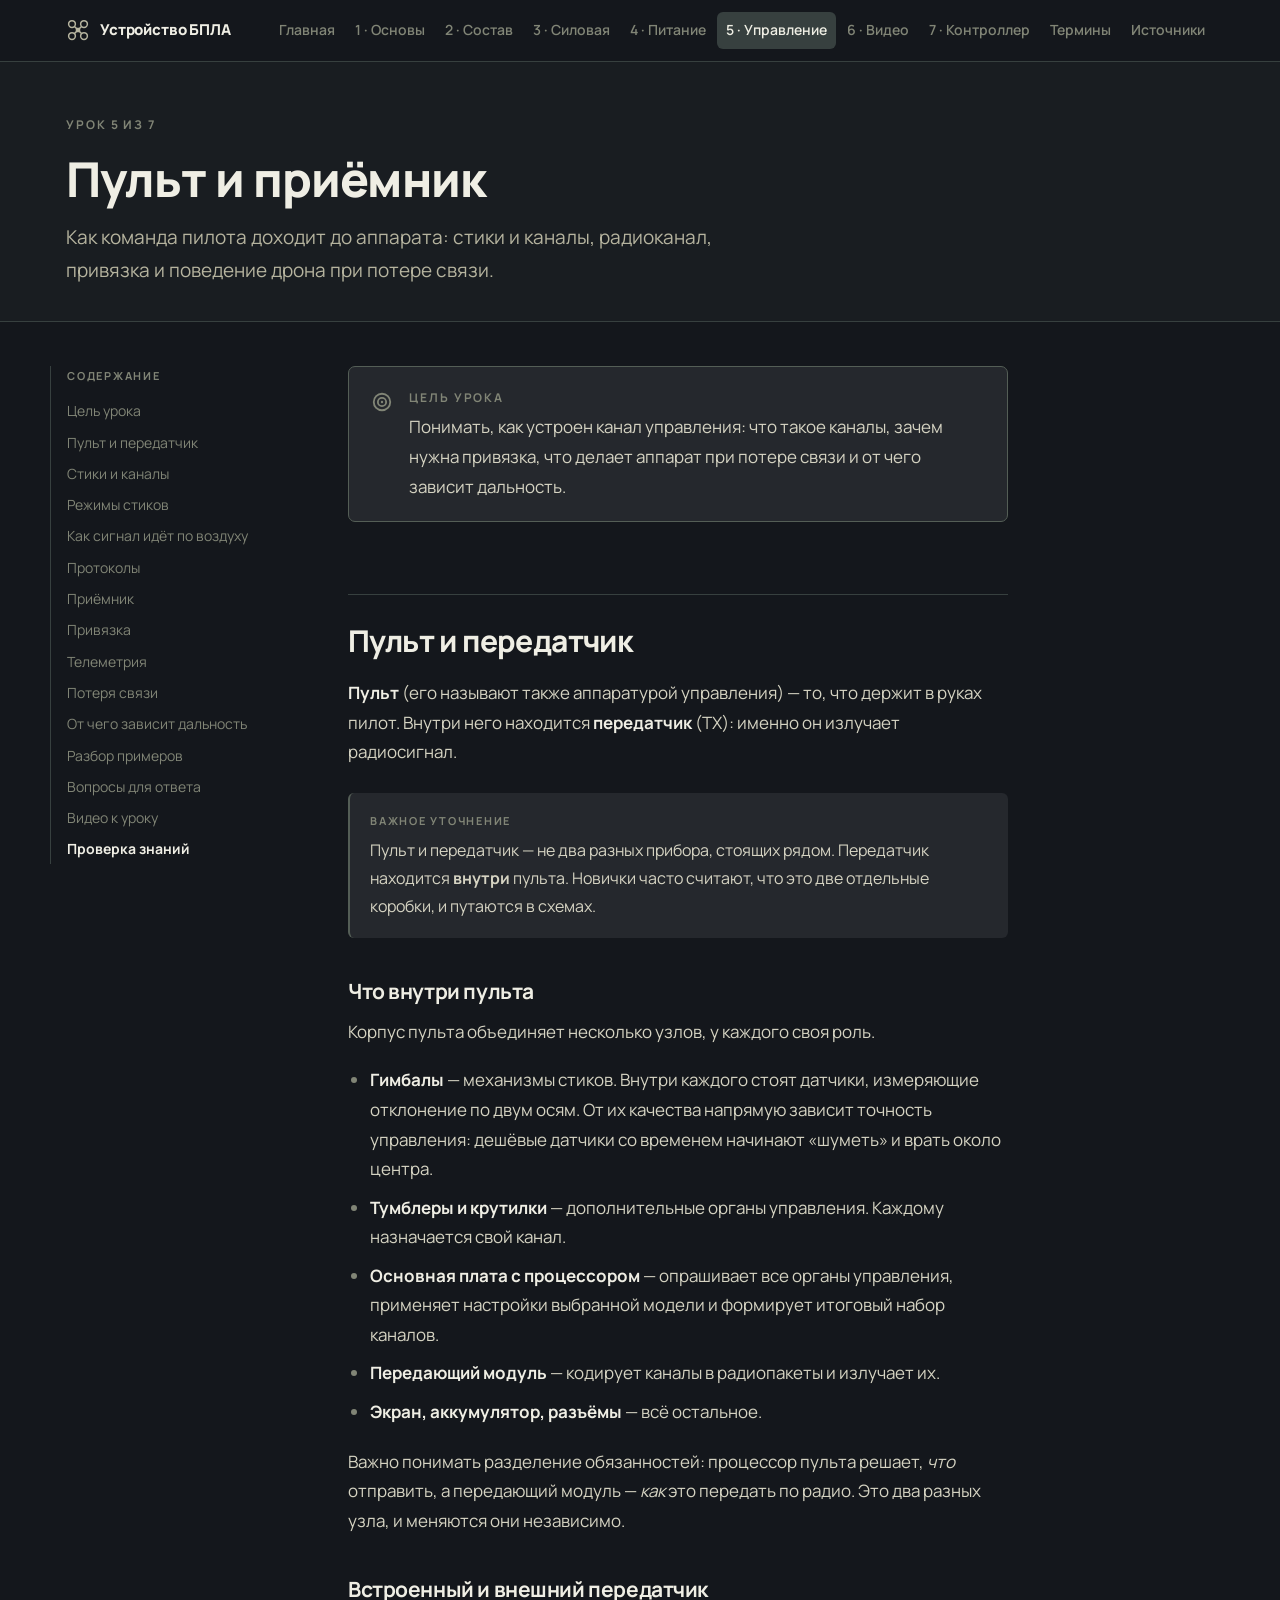
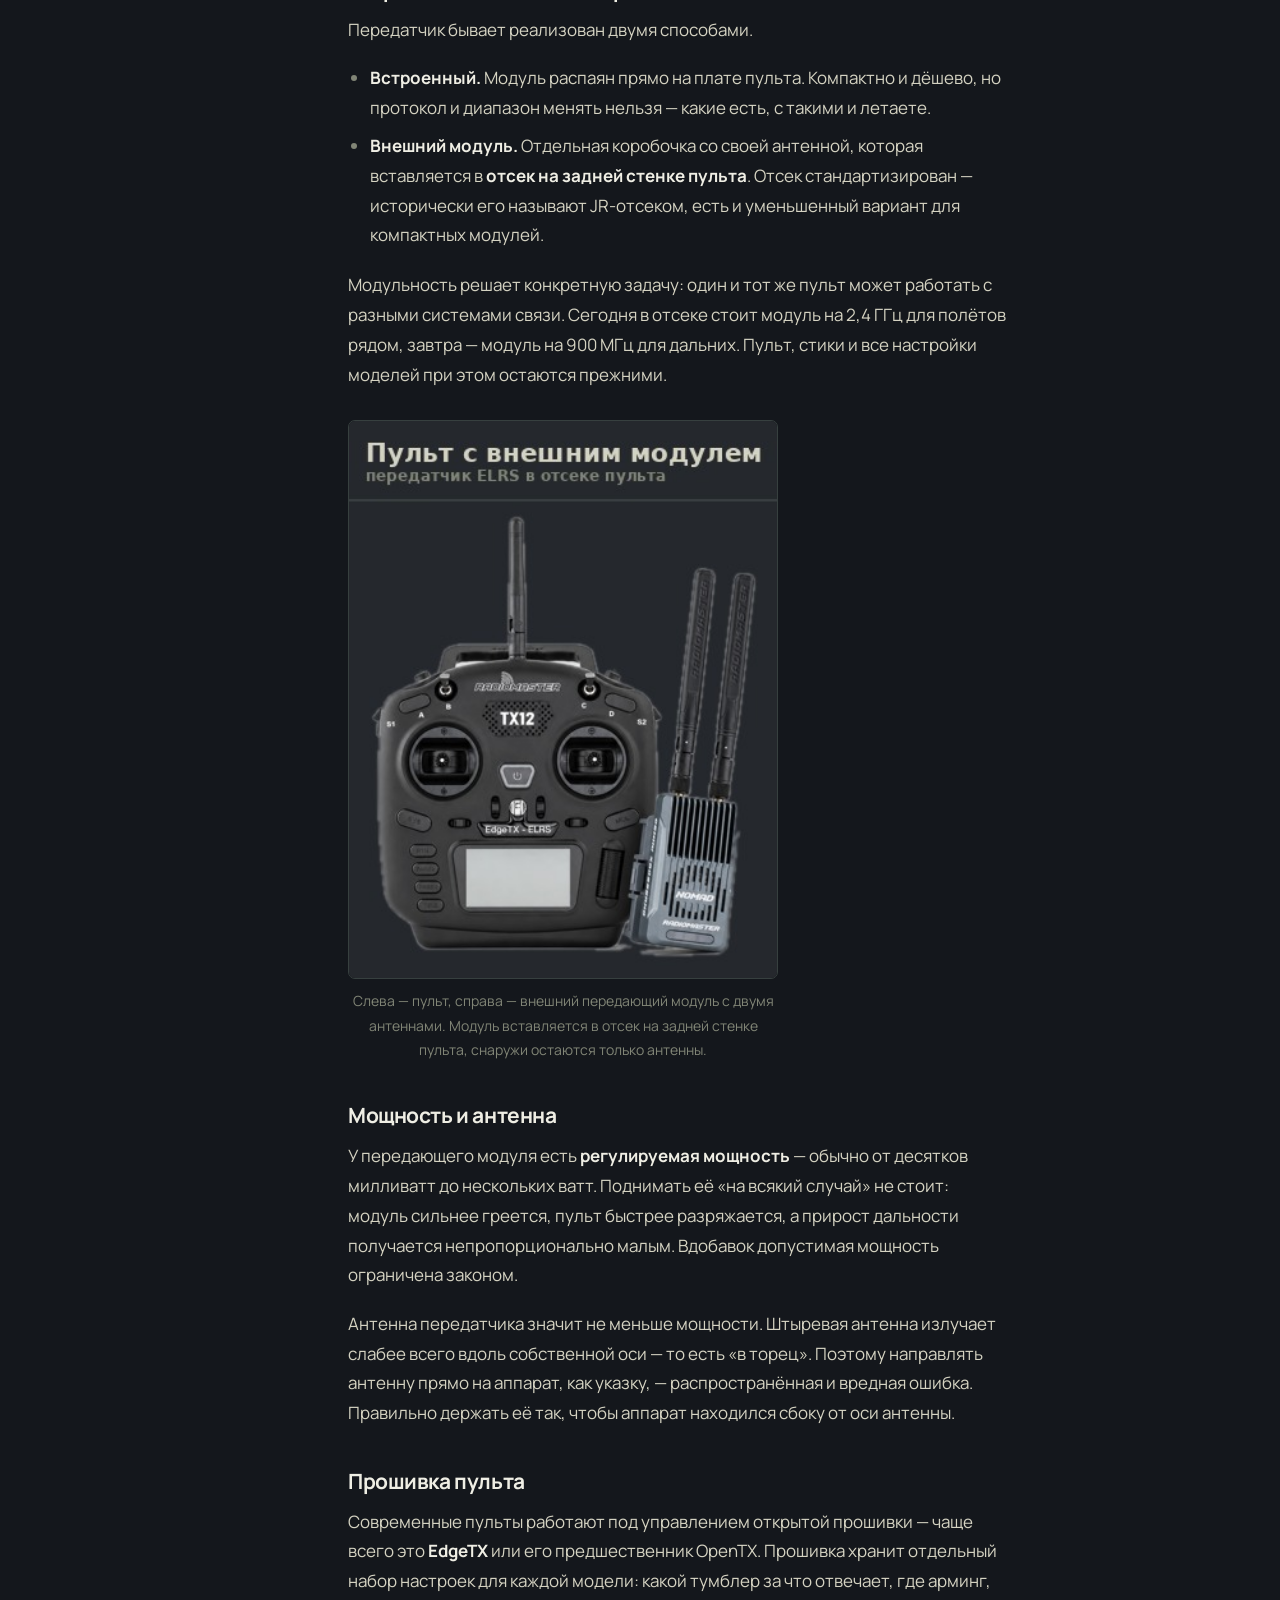
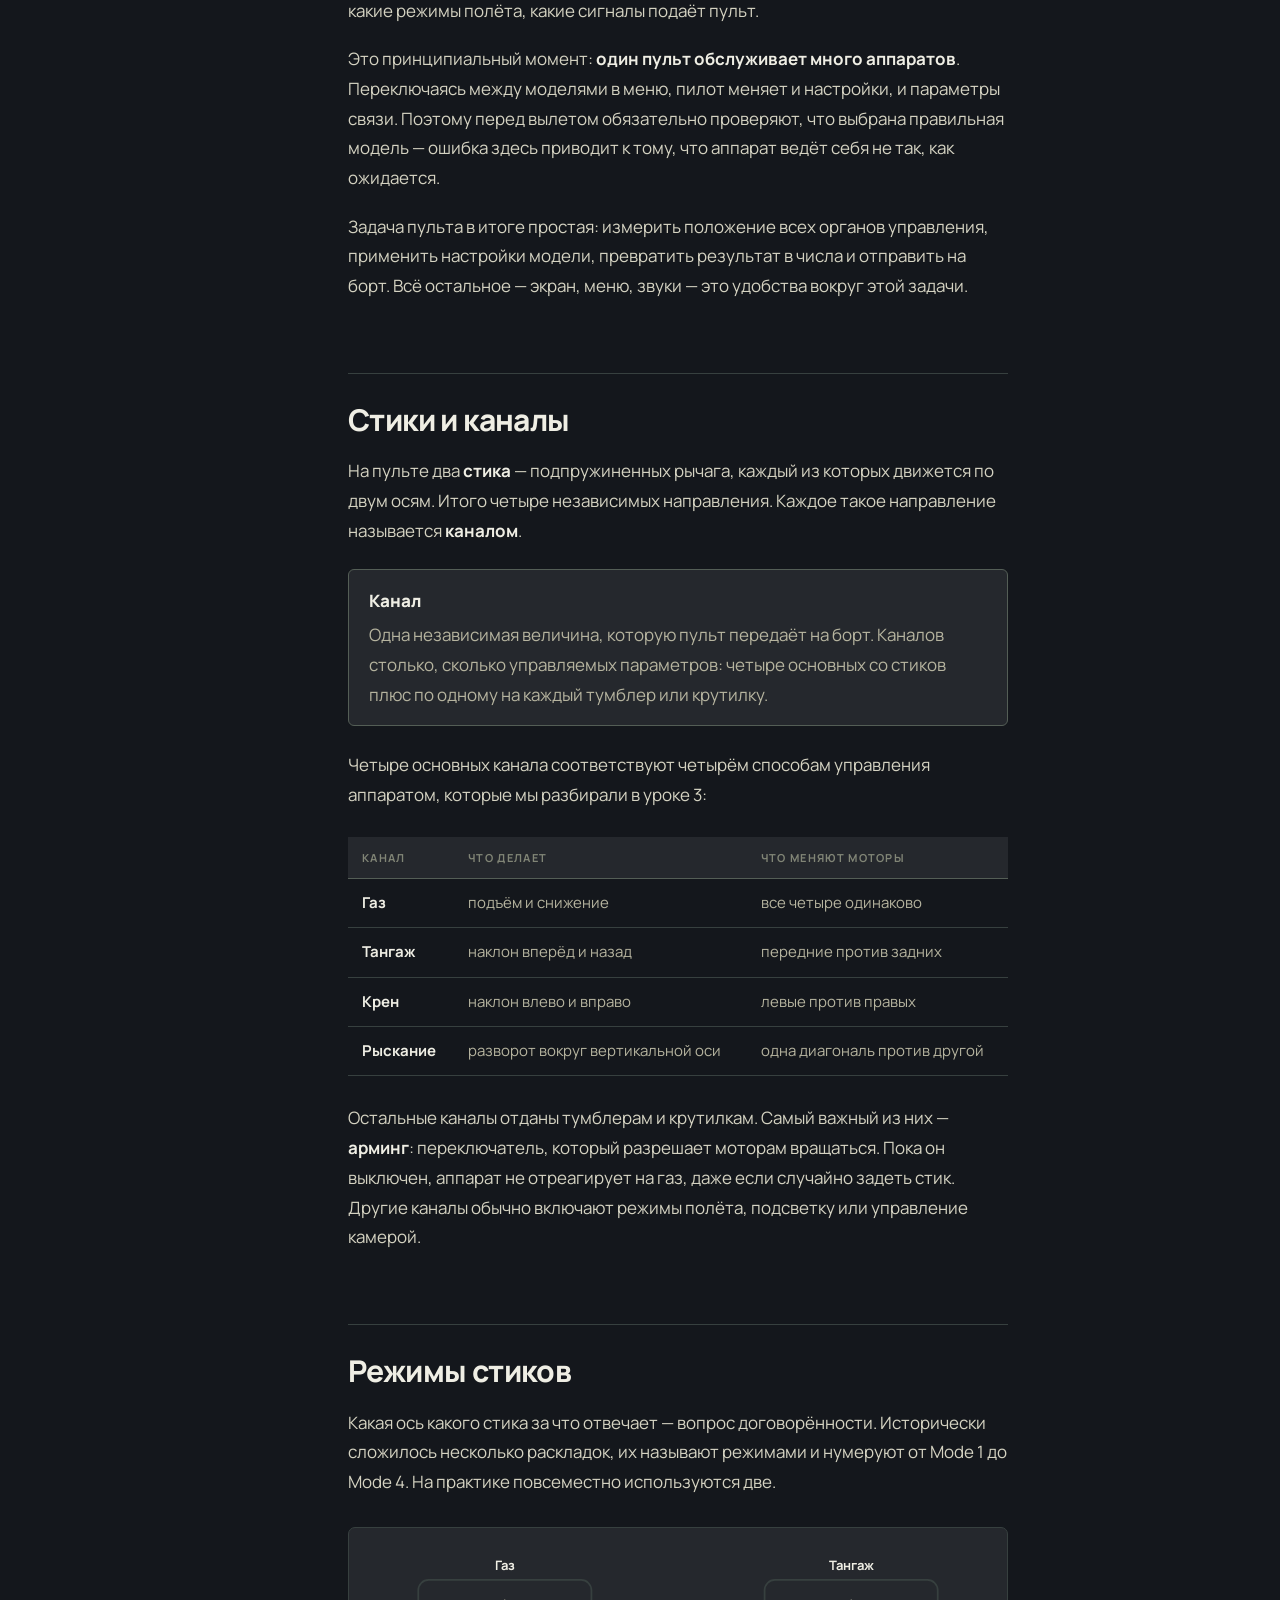
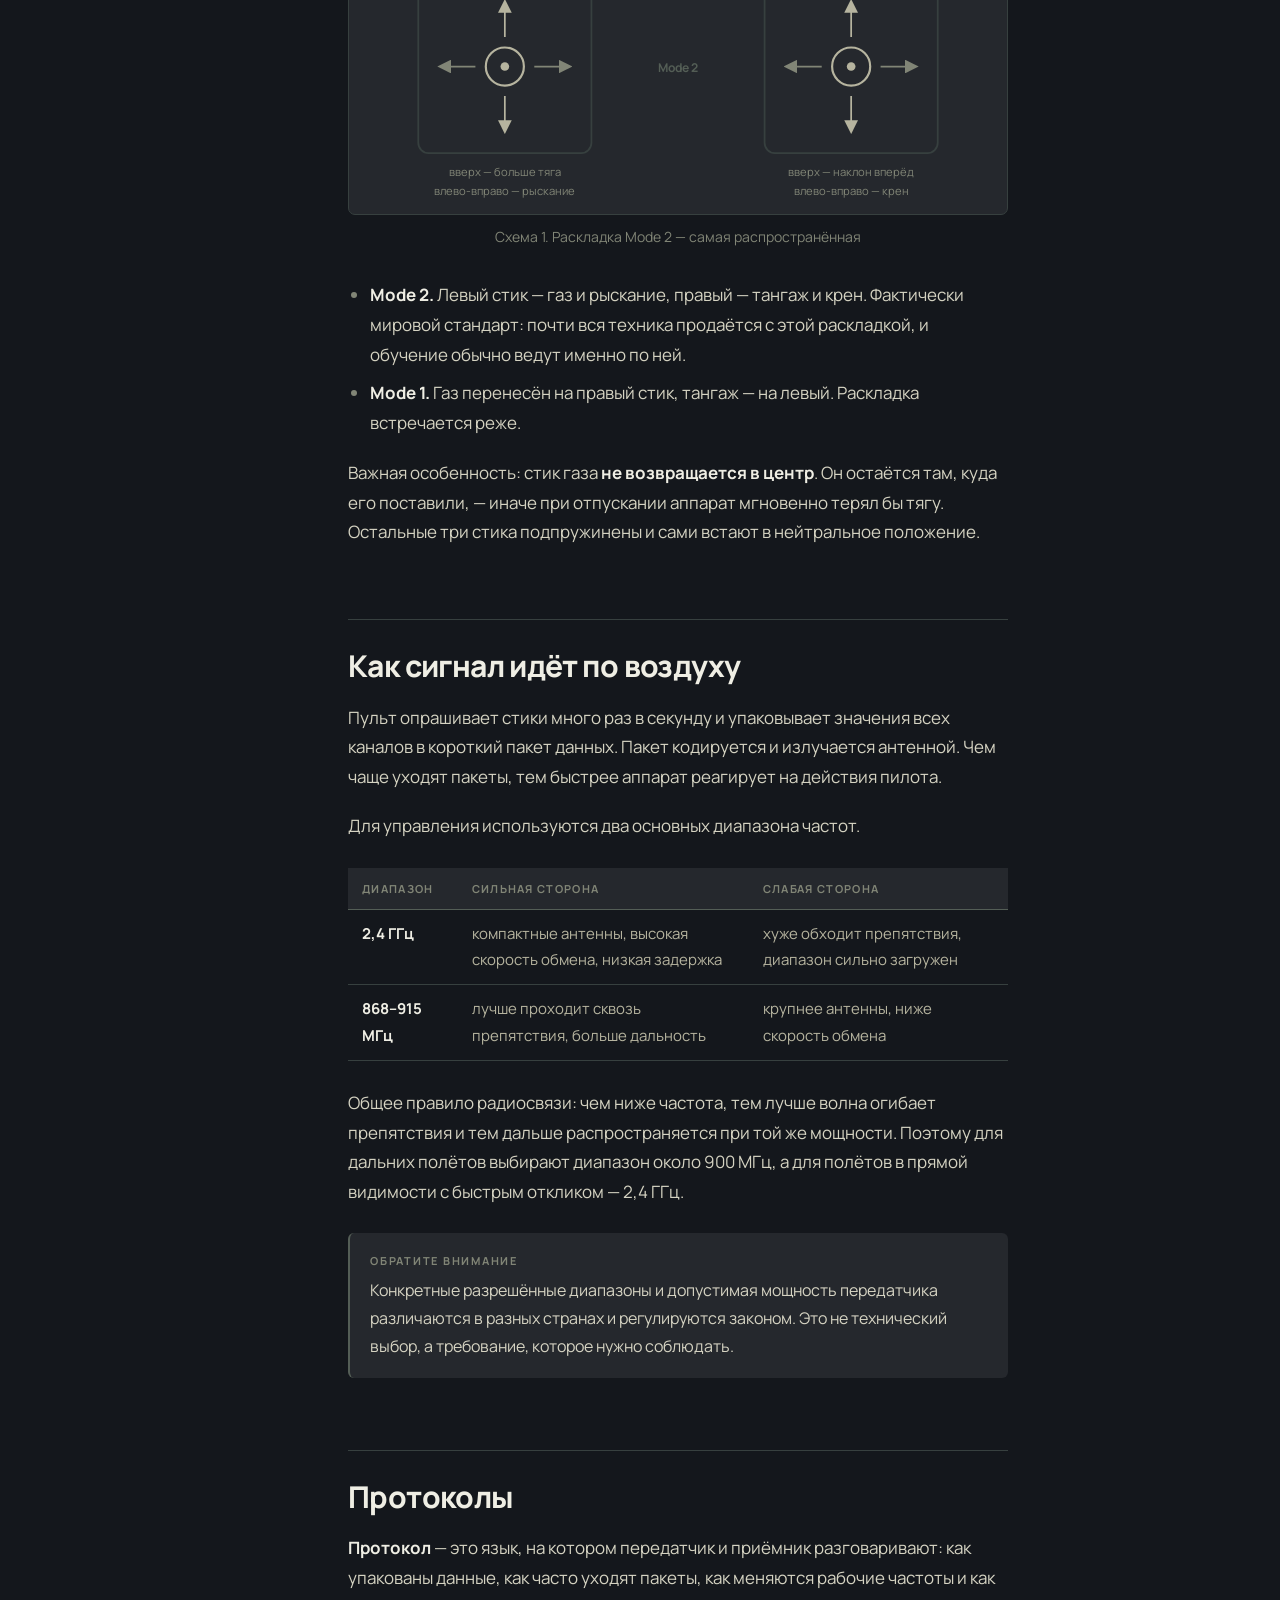
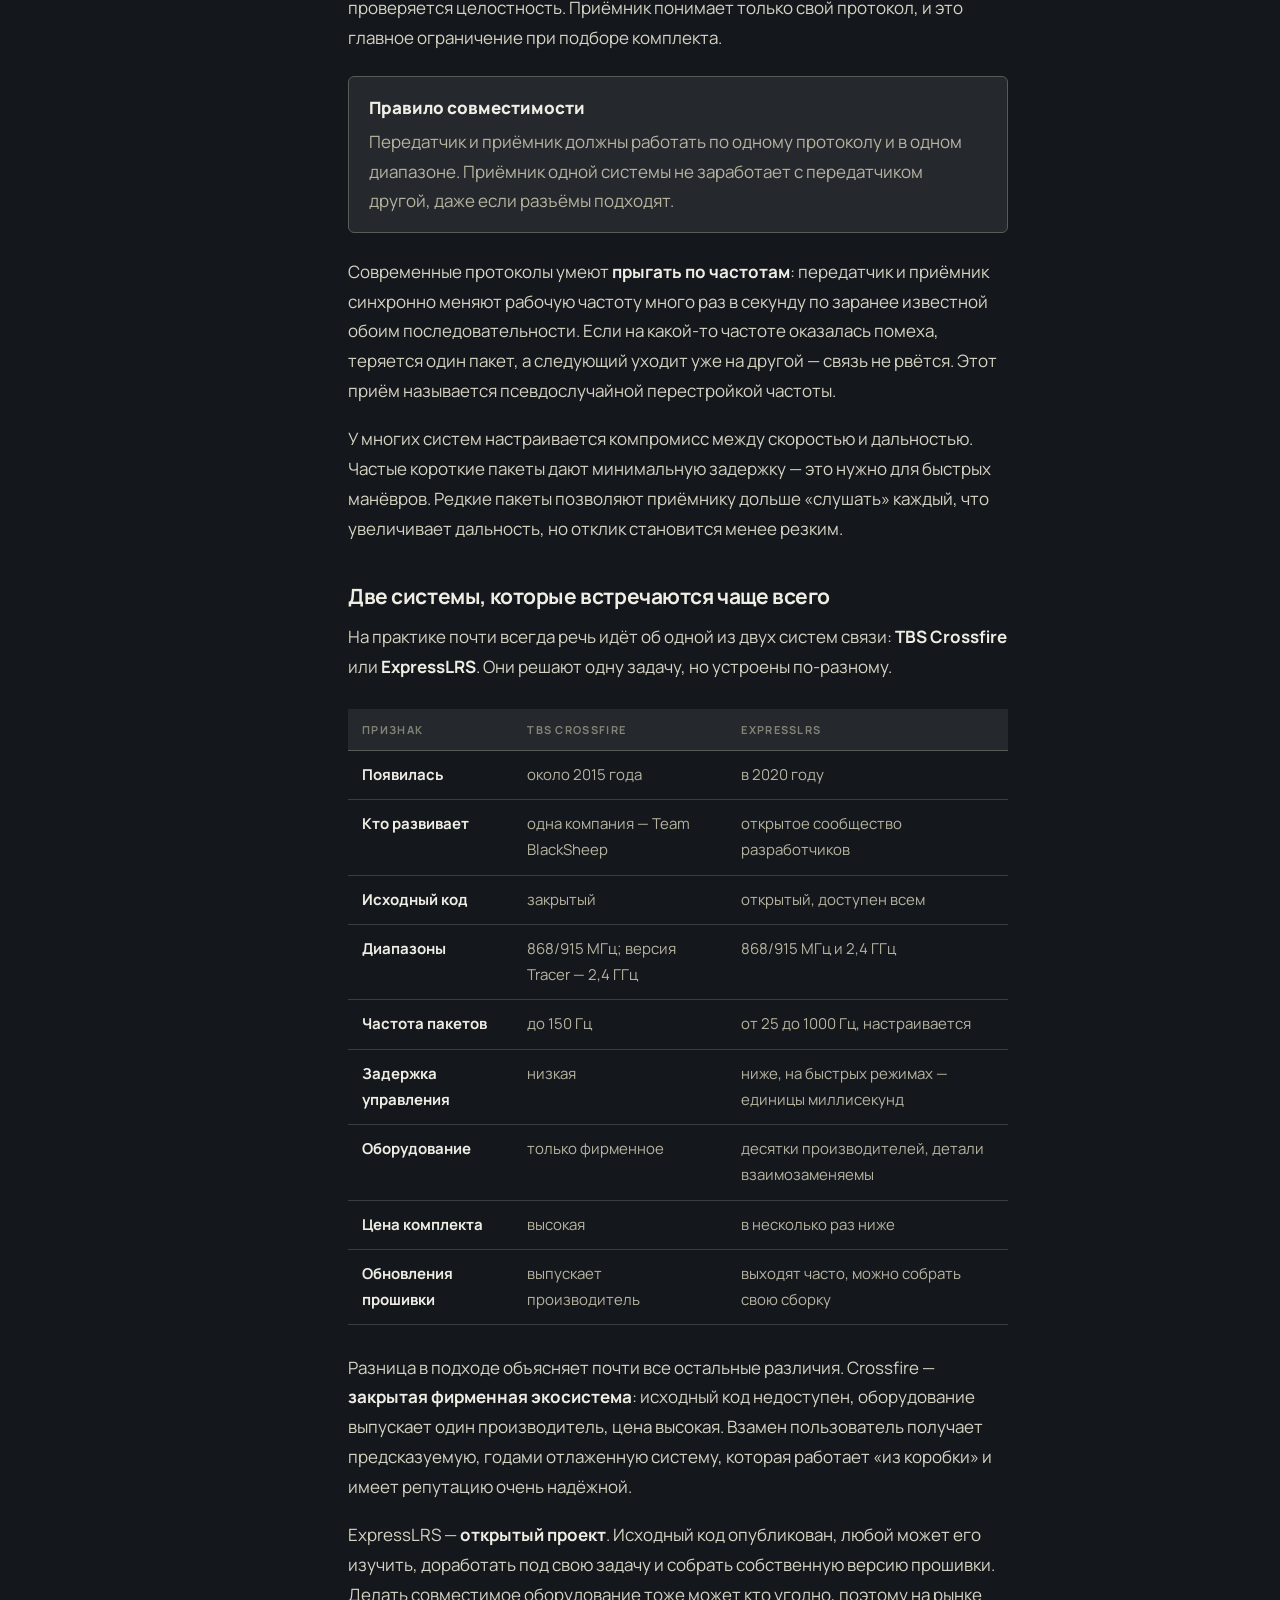
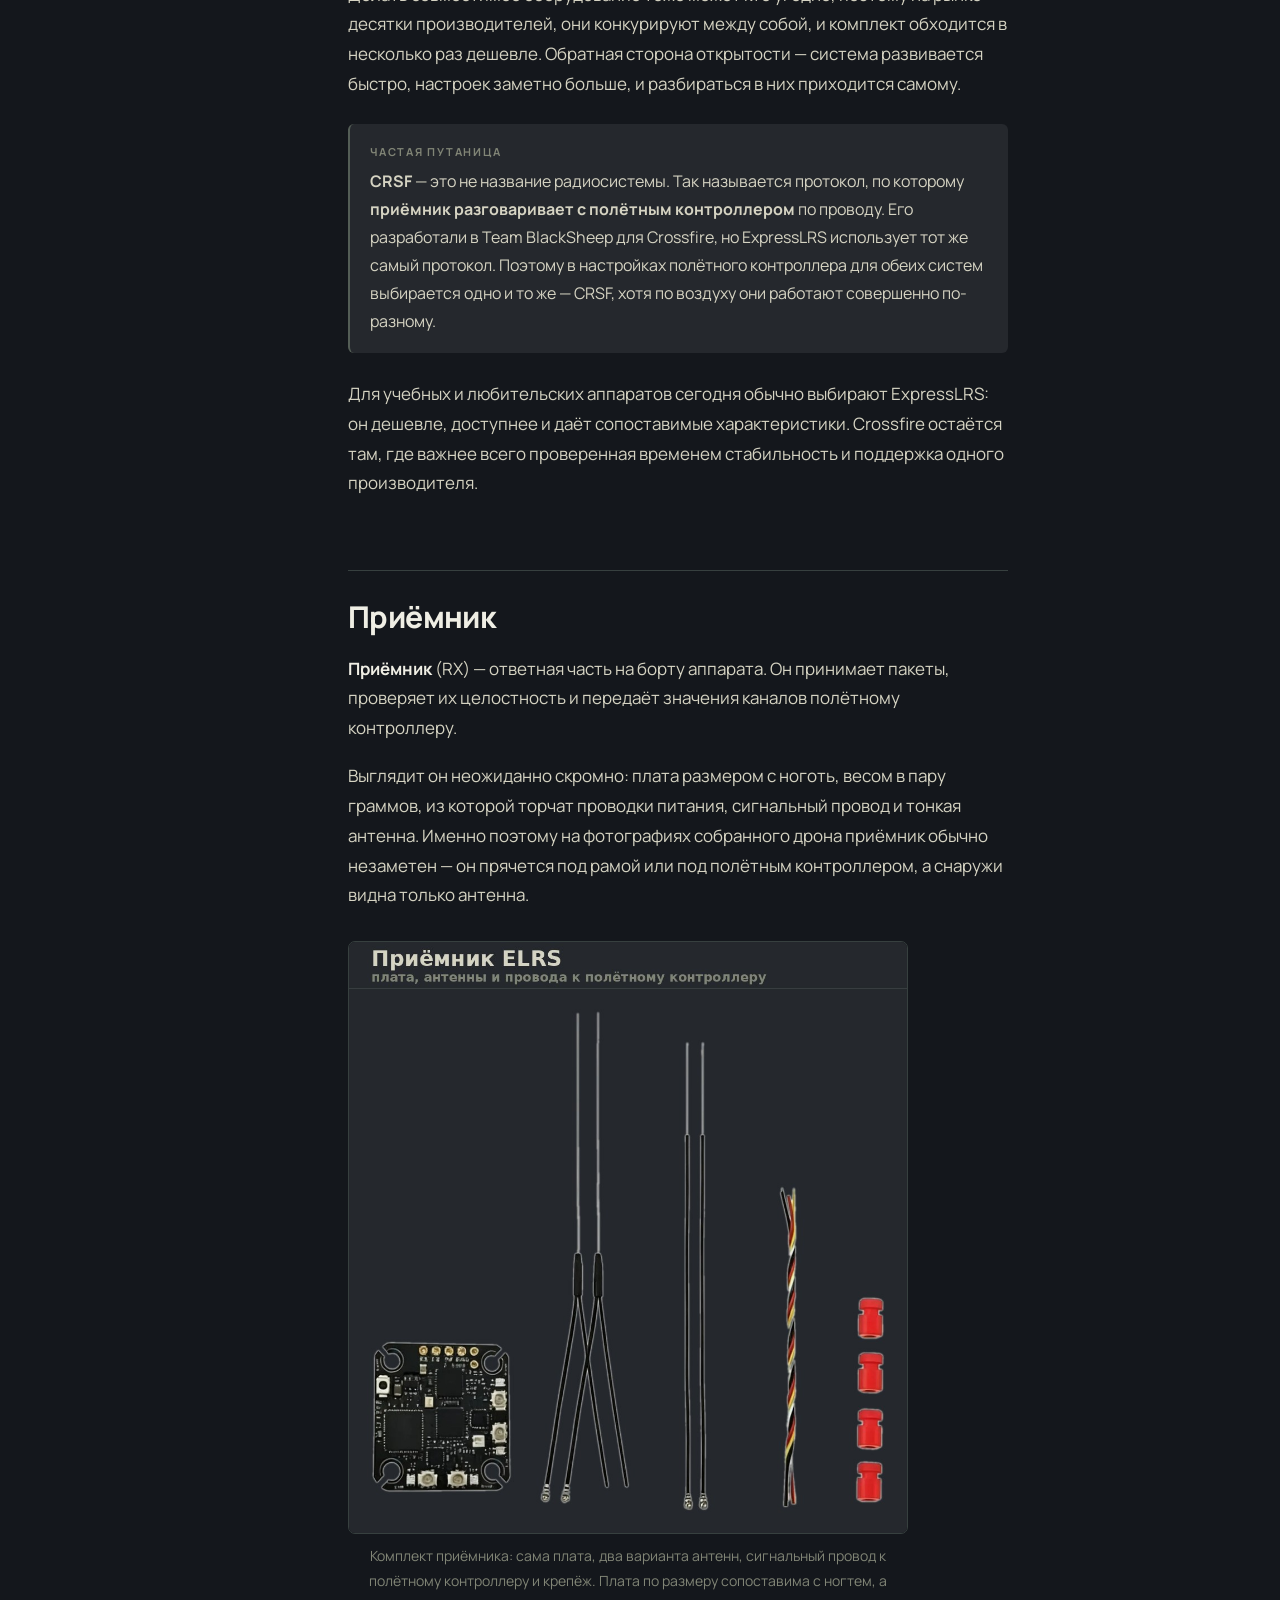
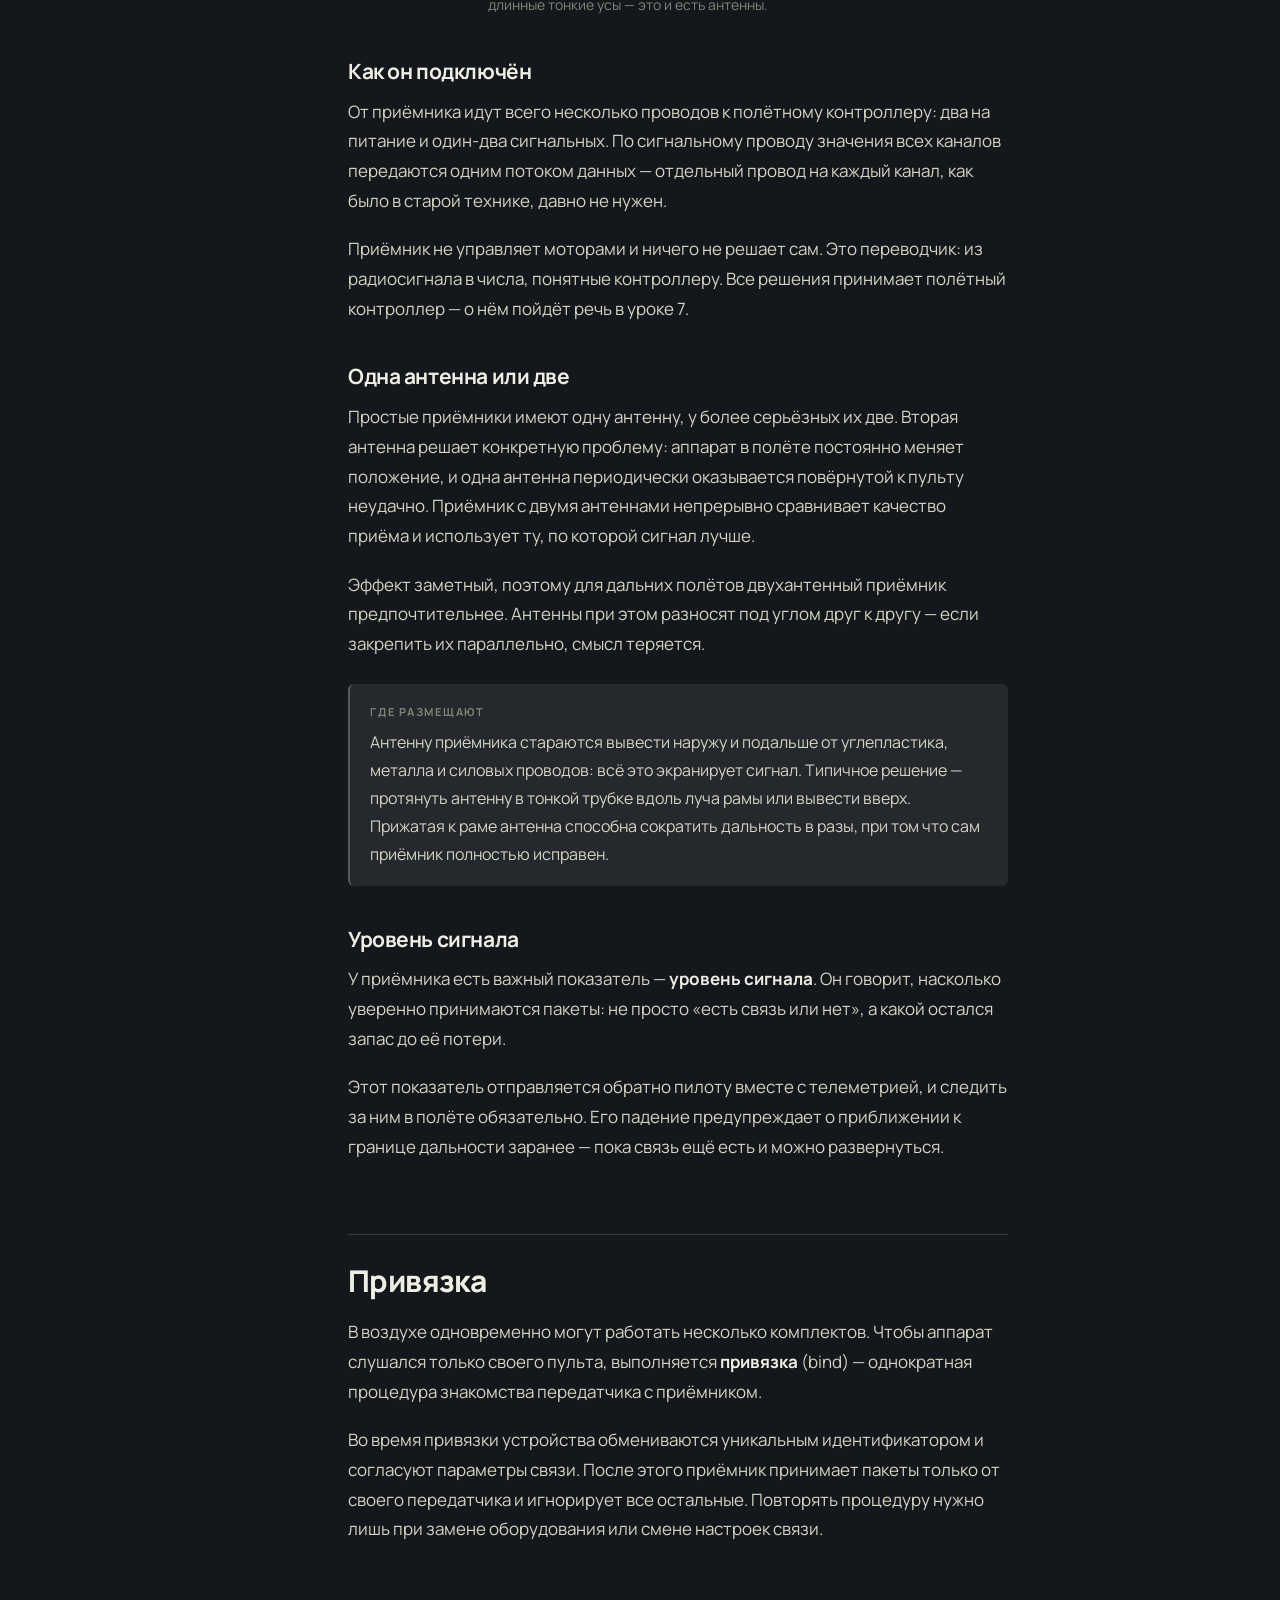
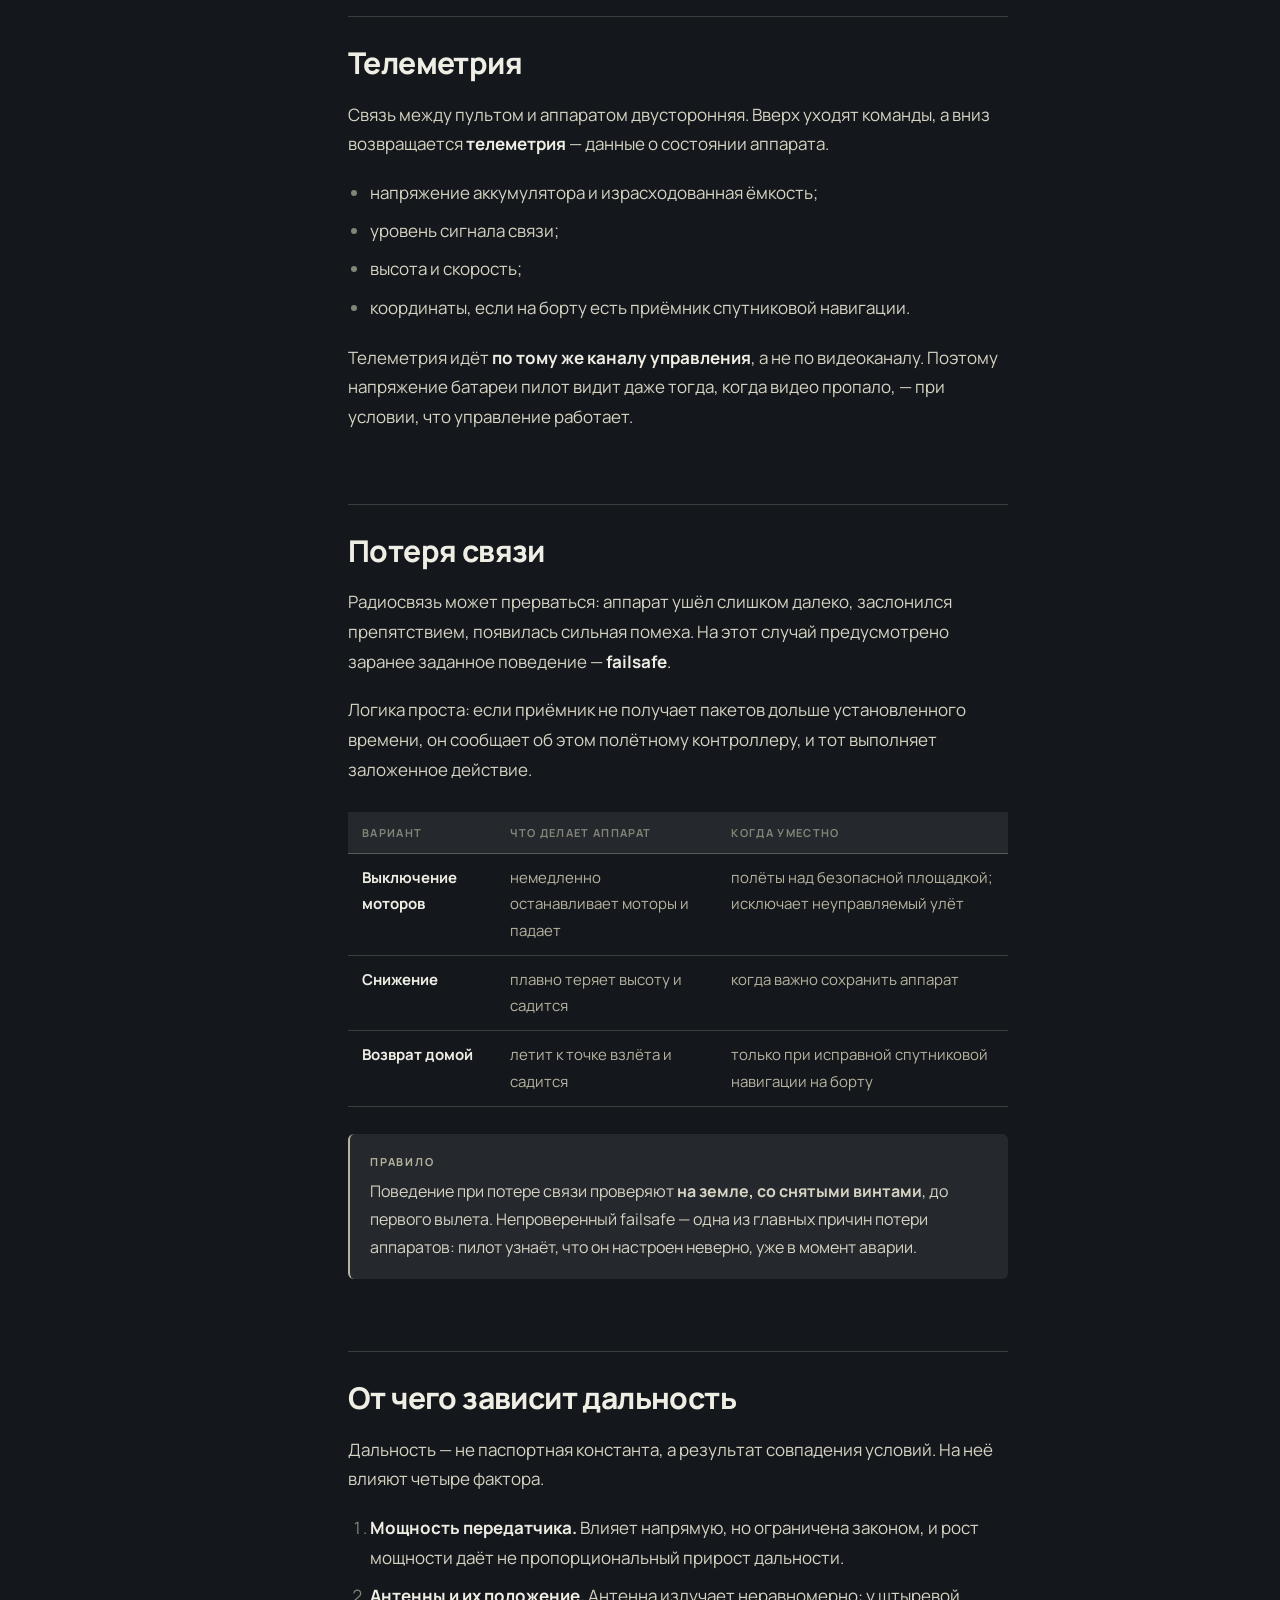
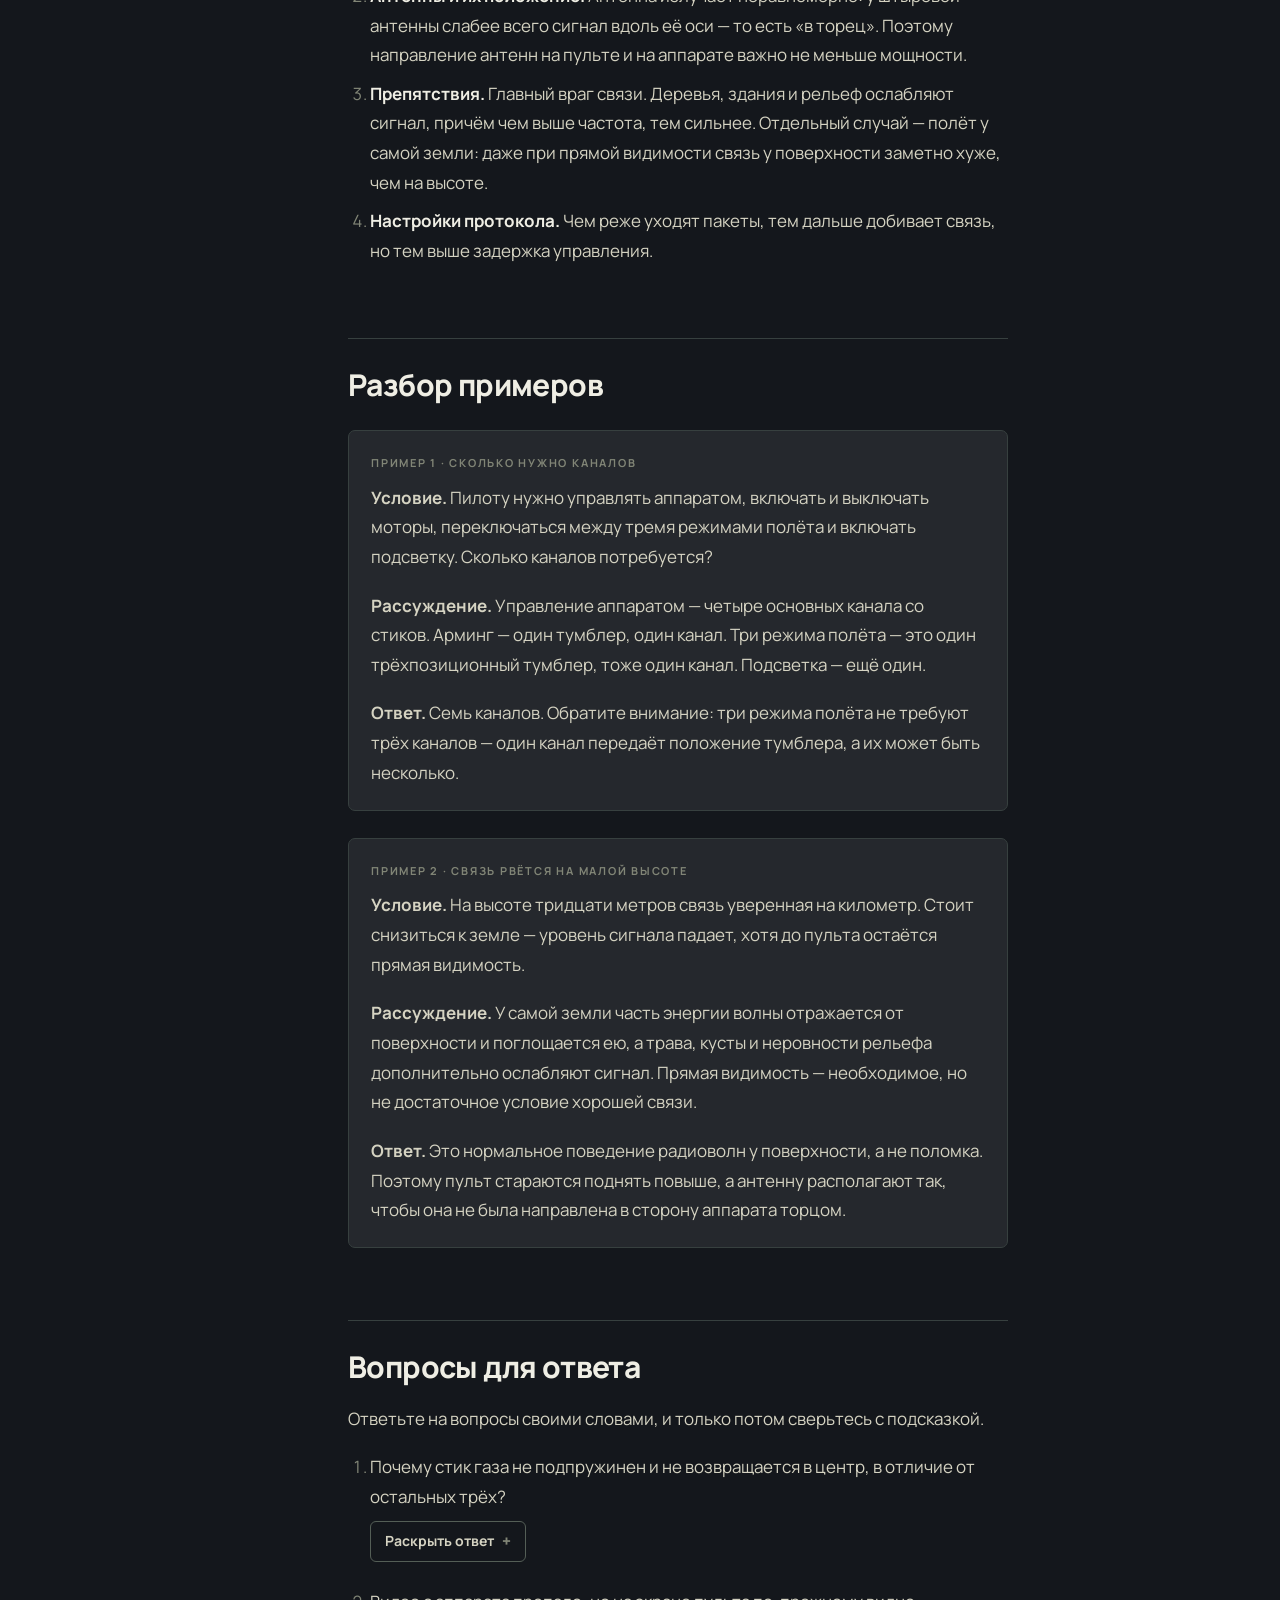
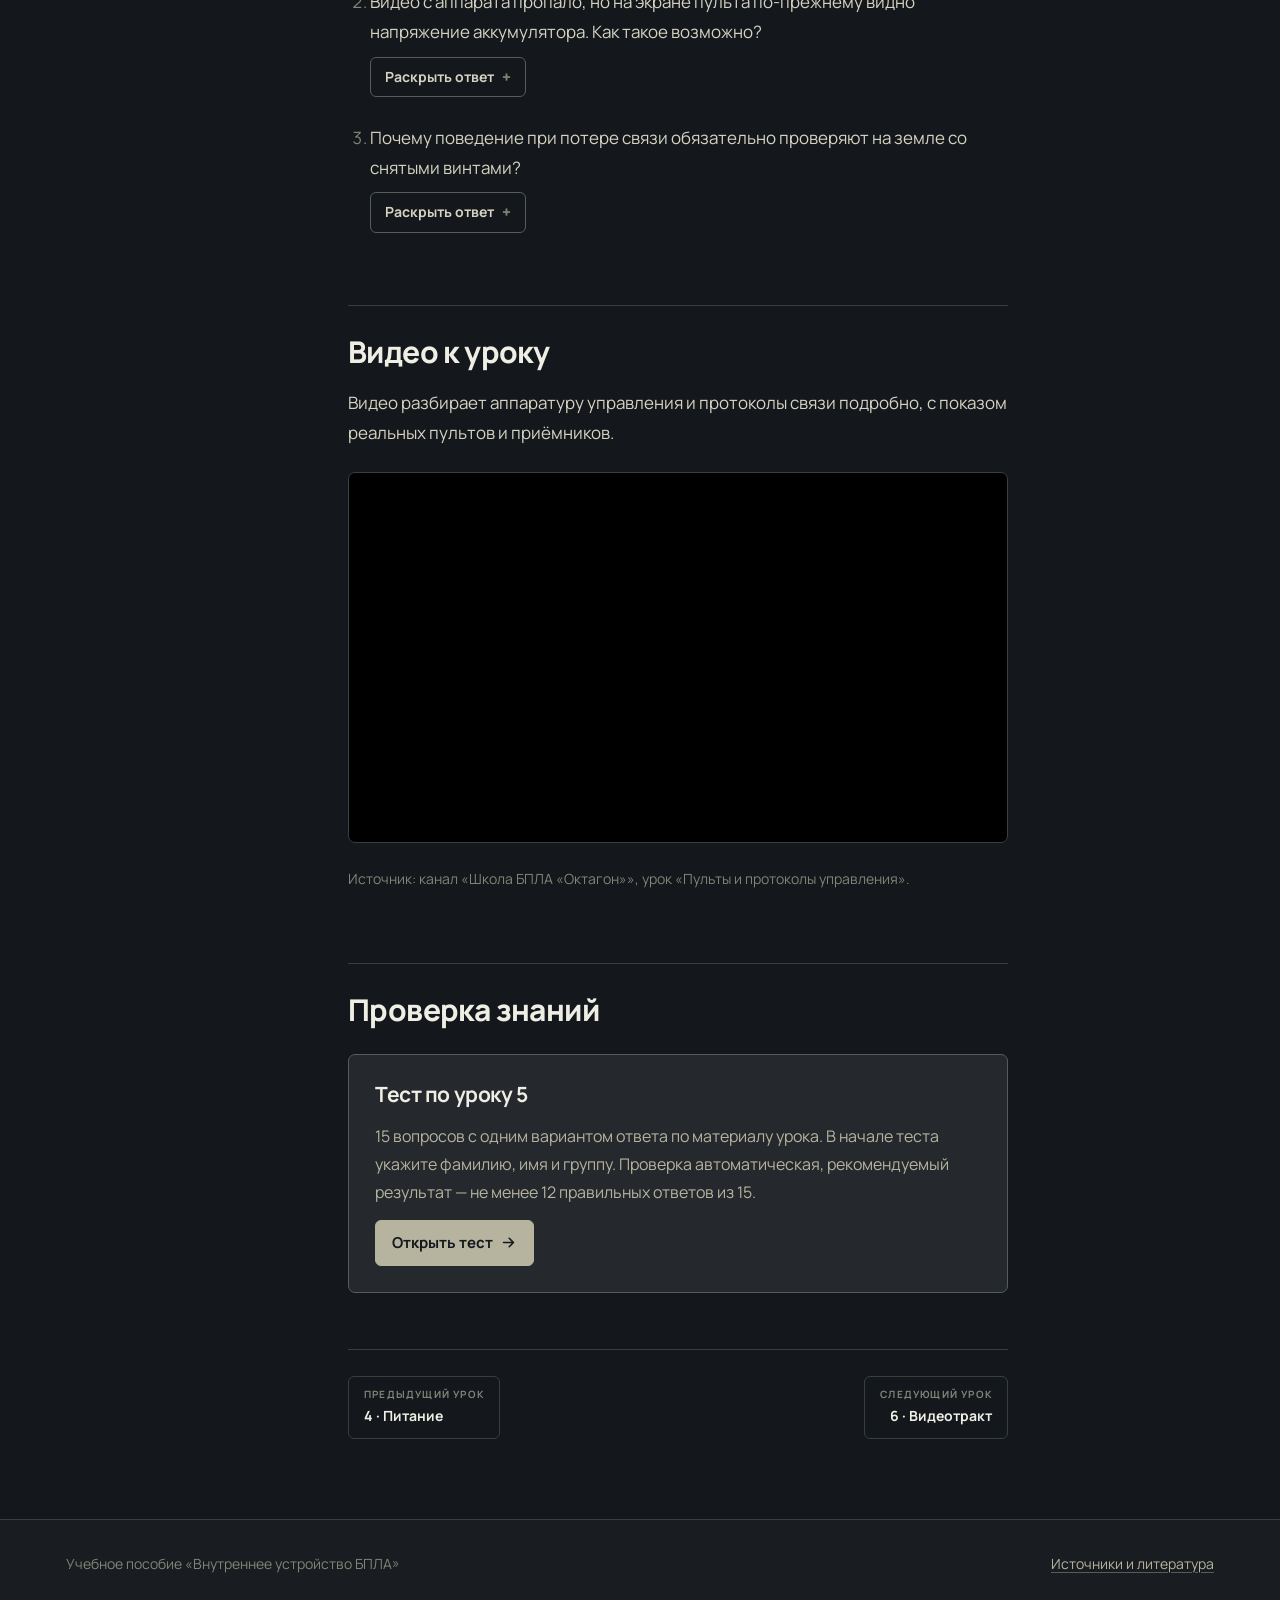
<file: lessons/urok5.html>
<!doctype html>
<html lang="ru" data-theme="dark">
<head>
<meta charset="utf-8">
<meta name="viewport" content="width=device-width, initial-scale=1">
<title>Урок 5. Пульт и приёмник — Внутреннее устройство БПЛА</title>
<meta name="description" content="Канал управления дроном: пульт и передатчик, стики и каналы, режимы стиков, частоты и протоколы, привязка, телеметрия и поведение при потере связи.">
<link rel="preconnect" href="https://fonts.googleapis.com">
<link rel="preconnect" href="https://fonts.gstatic.com" crossorigin>
<link href="https://fonts.googleapis.com/css2?family=Manrope:wght@400;600;700;800&family=JetBrains+Mono:wght@500;700&display=swap" rel="stylesheet">
<link rel="stylesheet" href="../assets/style.css">
<link rel="icon" href="data:image/svg+xml,<svg xmlns='http://www.w3.org/2000/svg' viewBox='0 0 32 32'><rect width='32' height='32' fill='%2314171C'/><g stroke='%23B6B49F' stroke-width='2.4' fill='none'><circle cx='9' cy='9' r='4'/><circle cx='23' cy='9' r='4'/><circle cx='9' cy='23' r='4'/><circle cx='23' cy='23' r='4'/><path d='M12 12l8 8M20 12l-8 8'/></g></svg>">
</head>
<body>

<header class="site-header">
  <nav class="nav">
    <a class="nav__brand" href="../index.html">
      <svg viewBox="0 0 32 32" fill="none" aria-hidden="true">
        <circle cx="8" cy="8" r="4.5" stroke="#B6B49F" stroke-width="2"/>
        <circle cx="24" cy="8" r="4.5" stroke="#B6B49F" stroke-width="2"/>
        <circle cx="8" cy="24" r="4.5" stroke="#B6B49F" stroke-width="2"/>
        <circle cx="24" cy="24" r="4.5" stroke="#B6B49F" stroke-width="2"/>
        <path d="M11 11l10 10M21 11L11 21" stroke="#B6B49F" stroke-width="2"/>
        <rect x="13" y="13" width="6" height="6" rx="1.5" fill="#B6B49F"/>
      </svg>
      Устройство БПЛА
    </a>
    <button class="nav__toggle" aria-expanded="false">Меню</button>
    <ul class="nav__links">
      <li><a href="../index.html">Главная</a></li>
      <li><a href="urok1.html">1 · Основы</a></li>
      <li><a href="urok2.html">2 · Состав</a></li>
      <li><a href="urok3.html">3 · Силовая</a></li>
      <li><a href="urok4.html">4 · Питание</a></li>
      <li><a href="urok5.html" aria-current="page">5 · Управление</a></li>
      <li><a href="urok6.html">6 · Видео</a></li>
      <li><a href="urok7.html">7 · Контроллер</a></li>
      <li><a href="../glossary.html">Термины</a></li>
      <li><a href="../sources.html">Источники</a></li>
    </ul>
  </nav>
</header>

<div class="lesson-head">
  <div class="wrap">
    <span class="eyebrow">Урок 5 из 7</span>
    <h1 style="margin-bottom:.25em">Пульт и приёмник</h1>
    <p class="lead" style="max-width:720px;margin:0">
      Как команда пилота доходит до аппарата: стики и каналы, радиоканал,
      привязка и поведение дрона при потере связи.
    </p>
  </div>
</div>

<div class="wrap lesson-layout">

  <aside class="toc">
    <details class="toc__box" open>
    <summary class="toc__title">Содержание</summary>
    <ol>
      <li><a href="#goal">Цель урока</a></li>
      <li><a href="#tx">Пульт и передатчик</a></li>
      <li><a href="#channels">Стики и каналы</a></li>
      <li><a href="#modes">Режимы стиков</a></li>
      <li><a href="#radio">Как сигнал идёт по воздуху</a></li>
      <li><a href="#protocol">Протоколы</a></li>
      <li><a href="#rx">Приёмник</a></li>
      <li><a href="#bind">Привязка</a></li>
      <li><a href="#telemetry">Телеметрия</a></li>
      <li><a href="#failsafe">Потеря связи</a></li>
      <li><a href="#range">От чего зависит дальность</a></li>
      <li><a href="#examples">Разбор примеров</a></li>
      <li><a href="#questions">Вопросы для ответа</a></li>
      <li><a href="#video">Видео к уроку</a></li>
      <li><a href="#test">Проверка знаний</a></li>
    </ol>
    </details>
  </aside>

  <article class="lesson-body">

    <h2 id="goal" style="position:absolute;width:1px;height:1px;overflow:hidden;clip:rect(0 0 0 0)">Цель урока</h2>
    <div class="goal">
      <svg viewBox="0 0 24 24" fill="none" aria-hidden="true">
        <circle cx="12" cy="12" r="9" stroke="currentColor" stroke-width="2"/>
        <circle cx="12" cy="12" r="4.5" stroke="currentColor" stroke-width="2"/>
        <circle cx="12" cy="12" r="1.3" fill="currentColor"/>
      </svg>
      <p>
        <b>Цель урока</b>
        Понимать, как устроен канал управления: что такое каналы, зачем нужна привязка,
        что делает аппарат при потере связи и от чего зависит дальность.
      </p>
    </div>

    <h2 id="tx">Пульт и передатчик</h2>

    <p>
      <strong>Пульт</strong> (его называют также аппаратурой управления) — то, что
      держит в руках пилот. Внутри него находится <strong>передатчик</strong> (TX):
      именно он излучает радиосигнал.
    </p>

    <div class="note">
      <span class="note__label">Важное уточнение</span>
      <p>
        Пульт и передатчик — не два разных прибора, стоящих рядом.
        Передатчик находится <b>внутри</b> пульта. Новички часто считают,
        что это две отдельные коробки, и путаются в схемах.
      </p>
    </div>

    <h3>Что внутри пульта</h3>

    <p>
      Корпус пульта объединяет несколько узлов, у каждого своя роль.
    </p>

    <ul>
      <li>
        <strong>Гимбалы</strong> — механизмы стиков. Внутри каждого стоят датчики,
        измеряющие отклонение по двум осям. От их качества напрямую зависит точность
        управления: дешёвые датчики со временем начинают «шуметь» и врать около центра.
      </li>
      <li>
        <strong>Тумблеры и крутилки</strong> — дополнительные органы управления.
        Каждому назначается свой канал.
      </li>
      <li>
        <strong>Основная плата с процессором</strong> — опрашивает все органы управления,
        применяет настройки выбранной модели и формирует итоговый набор каналов.
      </li>
      <li>
        <strong>Передающий модуль</strong> — кодирует каналы в радиопакеты и излучает их.
      </li>
      <li>
        <strong>Экран, аккумулятор, разъёмы</strong> — всё остальное.
      </li>
    </ul>

    <p>
      Важно понимать разделение обязанностей: процессор пульта решает,
      <em>что</em> отправить, а передающий модуль — <em>как</em> это передать
      по радио. Это два разных узла, и меняются они независимо.
    </p>

    <h3>Встроенный и внешний передатчик</h3>

    <p>
      Передатчик бывает реализован двумя способами.
    </p>

    <ul>
      <li>
        <strong>Встроенный.</strong> Модуль распаян прямо на плате пульта.
        Компактно и дёшево, но протокол и диапазон менять нельзя — какие есть,
        с такими и летаете.
      </li>
      <li>
        <strong>Внешний модуль.</strong> Отдельная коробочка со своей антенной,
        которая вставляется в <strong>отсек на задней стенке пульта</strong>.
        Отсек стандартизирован — исторически его называют JR-отсеком,
        есть и уменьшенный вариант для компактных модулей.
      </li>
    </ul>

    <p>
      Модульность решает конкретную задачу: один и тот же пульт может работать
      с разными системами связи. Сегодня в отсеке стоит модуль на 2,4 ГГц
      для полётов рядом, завтра — модуль на 900 МГц для дальних.
      Пульт, стики и все настройки моделей при этом остаются прежними.
    </p>

    <figure class="photo" style="max-width:430px">
      <img src="../assets/img/tx-in-radio.jpg"
           alt="Пульт управления и рядом с ним внешний передающий модуль с двумя антеннами"
           loading="lazy" width="335" height="436">
      <figcaption>
        Слева — пульт, справа — внешний передающий модуль с двумя антеннами.
        Модуль вставляется в отсек на задней стенке пульта, снаружи остаются
        только антенны.
      </figcaption>
    </figure>

    <h3>Мощность и антенна</h3>

    <p>
      У передающего модуля есть <strong>регулируемая мощность</strong> —
      обычно от десятков милливатт до нескольких ватт. Поднимать её «на всякий случай»
      не стоит: модуль сильнее греется, пульт быстрее разряжается, а прирост дальности
      получается непропорционально малым. Вдобавок допустимая мощность ограничена законом.
    </p>

    <p>
      Антенна передатчика значит не меньше мощности. Штыревая антенна излучает
      слабее всего вдоль собственной оси — то есть «в торец». Поэтому направлять
      антенну прямо на аппарат, как указку, — распространённая и вредная ошибка.
      Правильно держать её так, чтобы аппарат находился сбоку от оси антенны.
    </p>

    <h3>Прошивка пульта</h3>

    <p>
      Современные пульты работают под управлением открытой прошивки —
      чаще всего это <strong>EdgeTX</strong> или его предшественник OpenTX.
      Прошивка хранит отдельный набор настроек для каждой модели: какой тумблер
      за что отвечает, где арминг, какие режимы полёта, какие сигналы подаёт пульт.
    </p>

    <p>
      Это принципиальный момент: <strong>один пульт обслуживает много аппаратов</strong>.
      Переключаясь между моделями в меню, пилот меняет и настройки, и параметры связи.
      Поэтому перед вылетом обязательно проверяют, что выбрана правильная модель —
      ошибка здесь приводит к тому, что аппарат ведёт себя не так, как ожидается.
    </p>

    <p>
      Задача пульта в итоге простая: измерить положение всех органов управления,
      применить настройки модели, превратить результат в числа и отправить на борт.
      Всё остальное — экран, меню, звуки — это удобства вокруг этой задачи.
    </p>

    <h2 id="channels">Стики и каналы</h2>

    <p>
      На пульте два <strong>стика</strong> — подпружиненных рычага, каждый из которых
      движется по двум осям. Итого четыре независимых направления. Каждое такое
      направление называется <strong>каналом</strong>.
    </p>

    <dl class="term">
      <dt>Канал</dt>
      <dd>Одна независимая величина, которую пульт передаёт на борт. Каналов столько, сколько управляемых параметров: четыре основных со стиков плюс по одному на каждый тумблер или крутилку.</dd>
    </dl>

    <p>
      Четыре основных канала соответствуют четырём способам управления аппаратом,
      которые мы разбирали в уроке 3:
    </p>

    <div class="table-wrap">
      <table>
        <thead>
          <tr><th>Канал</th><th>Что делает</th><th>Что меняют моторы</th></tr>
        </thead>
        <tbody>
          <tr><td><strong>Газ</strong></td><td>подъём и снижение</td><td>все четыре одинаково</td></tr>
          <tr><td><strong>Тангаж</strong></td><td>наклон вперёд и назад</td><td>передние против задних</td></tr>
          <tr><td><strong>Крен</strong></td><td>наклон влево и вправо</td><td>левые против правых</td></tr>
          <tr><td><strong>Рыскание</strong></td><td>разворот вокруг вертикальной оси</td><td>одна диагональ против другой</td></tr>
        </tbody>
      </table>
    </div>

    <p>
      Остальные каналы отданы тумблерам и крутилкам. Самый важный из них —
      <strong>арминг</strong>: переключатель, который разрешает моторам вращаться.
      Пока он выключен, аппарат не отреагирует на газ, даже если случайно
      задеть стик. Другие каналы обычно включают режимы полёта,
      подсветку или управление камерой.
    </p>

    <h2 id="modes">Режимы стиков</h2>

    <p>
      Какая ось какого стика за что отвечает — вопрос договорённости.
      Исторически сложилось несколько раскладок, их называют режимами
      и нумеруют от Mode 1 до Mode 4. На практике повсеместно используются две.
    </p>

    <figure>
      <svg viewBox="0 0 760 330" role="img" aria-labelledby="sticksTitle">
        <title id="sticksTitle">Раскладка стиков в режиме Mode 2: слева газ и рыскание, справа тангаж и крен</title>

        <!-- левый стик -->
        <rect x="80" y="60" width="200" height="200" rx="12" fill="none" stroke="#37403F" stroke-width="2"/>
        <circle cx="180" cy="160" r="22" fill="none" stroke="#B6B49F" stroke-width="2.5"/>
        <circle cx="180" cy="160" r="5" fill="#B6B49F"/>
        <path d="M180 126 V86" stroke="#B6B49F" stroke-width="2" marker-end="url(#ar5)"/>
        <path d="M180 194 V234" stroke="#B6B49F" stroke-width="2" marker-end="url(#ar5)"/>
        <path d="M146 160 H106" stroke="#818576" stroke-width="2" marker-end="url(#ar5b)"/>
        <path d="M214 160 H254" stroke="#818576" stroke-width="2" marker-end="url(#ar5b)"/>
        <text x="180" y="48" text-anchor="middle" fill="#EFEEE4" font-family="Manrope,sans-serif" font-size="15" font-weight="700">Газ</text>
        <text x="180" y="286" text-anchor="middle" fill="#818576" font-family="Manrope,sans-serif" font-size="13">вверх — больше тяга</text>
        <text x="180" y="308" text-anchor="middle" fill="#818576" font-family="Manrope,sans-serif" font-size="13">влево-вправо — рыскание</text>

        <!-- правый стик -->
        <rect x="480" y="60" width="200" height="200" rx="12" fill="none" stroke="#37403F" stroke-width="2"/>
        <circle cx="580" cy="160" r="22" fill="none" stroke="#B6B49F" stroke-width="2.5"/>
        <circle cx="580" cy="160" r="5" fill="#B6B49F"/>
        <path d="M580 126 V86" stroke="#B6B49F" stroke-width="2" marker-end="url(#ar5)"/>
        <path d="M580 194 V234" stroke="#B6B49F" stroke-width="2" marker-end="url(#ar5)"/>
        <path d="M546 160 H506" stroke="#818576" stroke-width="2" marker-end="url(#ar5b)"/>
        <path d="M614 160 H654" stroke="#818576" stroke-width="2" marker-end="url(#ar5b)"/>
        <text x="580" y="48" text-anchor="middle" fill="#EFEEE4" font-family="Manrope,sans-serif" font-size="15" font-weight="700">Тангаж</text>
        <text x="580" y="286" text-anchor="middle" fill="#818576" font-family="Manrope,sans-serif" font-size="13">вверх — наклон вперёд</text>
        <text x="580" y="308" text-anchor="middle" fill="#818576" font-family="Manrope,sans-serif" font-size="13">влево-вправо — крен</text>

        <text x="380" y="166" text-anchor="middle" fill="#545E56" font-family="Manrope,sans-serif" font-size="14" font-weight="700">Mode 2</text>

        <defs>
          <marker id="ar5" markerWidth="8" markerHeight="8" refX="6" refY="4" orient="auto">
            <path d="M0 0l8 4L0 8z" fill="#B6B49F"/>
          </marker>
          <marker id="ar5b" markerWidth="8" markerHeight="8" refX="6" refY="4" orient="auto">
            <path d="M0 0l8 4L0 8z" fill="#818576"/>
          </marker>
        </defs>
      </svg>
      <figcaption>Схема 1. Раскладка Mode 2 — самая распространённая</figcaption>
    </figure>

    <ul>
      <li>
        <strong>Mode 2.</strong> Левый стик — газ и рыскание, правый — тангаж и крен.
        Фактически мировой стандарт: почти вся техника продаётся с этой раскладкой,
        и обучение обычно ведут именно по ней.
      </li>
      <li>
        <strong>Mode 1.</strong> Газ перенесён на правый стик, тангаж — на левый.
        Раскладка встречается реже.
      </li>
    </ul>

    <p>
      Важная особенность: стик газа <strong>не возвращается в центр</strong>.
      Он остаётся там, куда его поставили, — иначе при отпускании аппарат
      мгновенно терял бы тягу. Остальные три стика подпружинены и сами
      встают в нейтральное положение.
    </p>

    <h2 id="radio">Как сигнал идёт по воздуху</h2>

    <p>
      Пульт опрашивает стики много раз в секунду и упаковывает значения всех каналов
      в короткий пакет данных. Пакет кодируется и излучается антенной.
      Чем чаще уходят пакеты, тем быстрее аппарат реагирует на действия пилота.
    </p>

    <p>
      Для управления используются два основных диапазона частот.
    </p>

    <div class="table-wrap">
      <table>
        <thead>
          <tr><th>Диапазон</th><th>Сильная сторона</th><th>Слабая сторона</th></tr>
        </thead>
        <tbody>
          <tr>
            <td><strong>2,4 ГГц</strong></td>
            <td>компактные антенны, высокая скорость обмена, низкая задержка</td>
            <td>хуже обходит препятствия, диапазон сильно загружен</td>
          </tr>
          <tr>
            <td><strong>868–915 МГц</strong></td>
            <td>лучше проходит сквозь препятствия, больше дальность</td>
            <td>крупнее антенны, ниже скорость обмена</td>
          </tr>
        </tbody>
      </table>
    </div>

    <p>
      Общее правило радиосвязи: чем ниже частота, тем лучше волна огибает
      препятствия и тем дальше распространяется при той же мощности.
      Поэтому для дальних полётов выбирают диапазон около 900 МГц,
      а для полётов в прямой видимости с быстрым откликом — 2,4 ГГц.
    </p>

    <div class="note">
      <span class="note__label">Обратите внимание</span>
      <p>
        Конкретные разрешённые диапазоны и допустимая мощность передатчика
        различаются в разных странах и регулируются законом.
        Это не технический выбор, а требование, которое нужно соблюдать.
      </p>
    </div>

    <h2 id="protocol">Протоколы</h2>

    <p>
      <strong>Протокол</strong> — это язык, на котором передатчик и приёмник
      разговаривают: как упакованы данные, как часто уходят пакеты,
      как меняются рабочие частоты и как проверяется целостность.
      Приёмник понимает только свой протокол, и это главное ограничение
      при подборе комплекта.
    </p>

    <dl class="term">
      <dt>Правило совместимости</dt>
      <dd>Передатчик и приёмник должны работать по одному протоколу и в одном диапазоне. Приёмник одной системы не заработает с передатчиком другой, даже если разъёмы подходят.</dd>
    </dl>

    <p>
      Современные протоколы умеют <strong>прыгать по частотам</strong>: передатчик
      и приёмник синхронно меняют рабочую частоту много раз в секунду по заранее
      известной обоим последовательности. Если на какой-то частоте оказалась помеха,
      теряется один пакет, а следующий уходит уже на другой — связь не рвётся.
      Этот приём называется псевдослучайной перестройкой частоты.
    </p>

    <p>
      У многих систем настраивается компромисс между скоростью и дальностью.
      Частые короткие пакеты дают минимальную задержку — это нужно для быстрых
      манёвров. Редкие пакеты позволяют приёмнику дольше «слушать» каждый,
      что увеличивает дальность, но отклик становится менее резким.
    </p>

    <h3>Две системы, которые встречаются чаще всего</h3>

    <p>
      На практике почти всегда речь идёт об одной из двух систем связи:
      <strong>TBS Crossfire</strong> или <strong>ExpressLRS</strong>.
      Они решают одну задачу, но устроены по-разному.
    </p>

    <div class="table-wrap">
      <table>
        <thead>
          <tr><th>Признак</th><th>TBS Crossfire</th><th>ExpressLRS</th></tr>
        </thead>
        <tbody>
          <tr>
            <td><strong>Появилась</strong></td>
            <td>около 2015 года</td>
            <td>в 2020 году</td>
          </tr>
          <tr>
            <td><strong>Кто развивает</strong></td>
            <td>одна компания — Team BlackSheep</td>
            <td>открытое сообщество разработчиков</td>
          </tr>
          <tr>
            <td><strong>Исходный код</strong></td>
            <td>закрытый</td>
            <td>открытый, доступен всем</td>
          </tr>
          <tr>
            <td><strong>Диапазоны</strong></td>
            <td>868/915 МГц; версия Tracer — 2,4 ГГц</td>
            <td>868/915 МГц и 2,4 ГГц</td>
          </tr>
          <tr>
            <td><strong>Частота пакетов</strong></td>
            <td>до 150 Гц</td>
            <td>от 25 до 1000 Гц, настраивается</td>
          </tr>
          <tr>
            <td><strong>Задержка управления</strong></td>
            <td>низкая</td>
            <td>ниже, на быстрых режимах — единицы миллисекунд</td>
          </tr>
          <tr>
            <td><strong>Оборудование</strong></td>
            <td>только фирменное</td>
            <td>десятки производителей, детали взаимозаменяемы</td>
          </tr>
          <tr>
            <td><strong>Цена комплекта</strong></td>
            <td>высокая</td>
            <td>в несколько раз ниже</td>
          </tr>
          <tr>
            <td><strong>Обновления прошивки</strong></td>
            <td>выпускает производитель</td>
            <td>выходят часто, можно собрать свою сборку</td>
          </tr>
        </tbody>
      </table>
    </div>

    <p>
      Разница в подходе объясняет почти все остальные различия.
      Crossfire — <strong>закрытая фирменная экосистема</strong>: исходный код
      недоступен, оборудование выпускает один производитель, цена высокая.
      Взамен пользователь получает предсказуемую, годами отлаженную систему,
      которая работает «из коробки» и имеет репутацию очень надёжной.
    </p>

    <p>
      ExpressLRS — <strong>открытый проект</strong>. Исходный код опубликован,
      любой может его изучить, доработать под свою задачу и собрать собственную
      версию прошивки. Делать совместимое оборудование тоже может кто угодно,
      поэтому на рынке десятки производителей, они конкурируют между собой,
      и комплект обходится в несколько раз дешевле. Обратная сторона открытости —
      система развивается быстро, настроек заметно больше,
      и разбираться в них приходится самому.
    </p>

    <div class="note">
      <span class="note__label">Частая путаница</span>
      <p>
        <b>CRSF</b> — это не название радиосистемы. Так называется протокол,
        по которому <b>приёмник разговаривает с полётным контроллером</b>
        по проводу. Его разработали в Team BlackSheep для Crossfire,
        но ExpressLRS использует тот же самый протокол. Поэтому в настройках
        полётного контроллера для обеих систем выбирается одно и то же —
        CRSF, хотя по воздуху они работают совершенно по-разному.
      </p>
    </div>

    <p>
      Для учебных и любительских аппаратов сегодня обычно выбирают ExpressLRS:
      он дешевле, доступнее и даёт сопоставимые характеристики.
      Crossfire остаётся там, где важнее всего проверенная временем стабильность
      и поддержка одного производителя.
    </p>

    <h2 id="rx">Приёмник</h2>

    <p>
      <strong>Приёмник</strong> (RX) — ответная часть на борту аппарата.
      Он принимает пакеты, проверяет их целостность и передаёт значения каналов
      полётному контроллеру.
    </p>

    <p>
      Выглядит он неожиданно скромно: плата размером с ноготь, весом в пару граммов,
      из которой торчат проводки питания, сигнальный провод и тонкая антенна.
      Именно поэтому на фотографиях собранного дрона приёмник обычно незаметен —
      он прячется под рамой или под полётным контроллером, а снаружи видна
      только антенна.
    </p>

    <figure class="photo" style="max-width:560px">
      <img src="../assets/img/rx-elrs.jpg"
           alt="Комплект приёмника: плата, два комплекта антенн, провод к полётному контроллеру и крепёж"
           loading="lazy" width="1000" height="1060">
      <figcaption>
        Комплект приёмника: сама плата, два варианта антенн, сигнальный провод
        к полётному контроллеру и крепёж. Плата по размеру сопоставима с ногтем,
        а длинные тонкие усы — это и есть антенны.
      </figcaption>
    </figure>

    <h3>Как он подключён</h3>

    <p>
      От приёмника идут всего несколько проводов к полётному контроллеру:
      два на питание и один-два сигнальных. По сигнальному проводу значения
      всех каналов передаются одним потоком данных — отдельный провод
      на каждый канал, как было в старой технике, давно не нужен.
    </p>

    <p>
      Приёмник не управляет моторами и ничего не решает сам. Это переводчик:
      из радиосигнала в числа, понятные контроллеру. Все решения принимает
      полётный контроллер — о нём пойдёт речь в уроке 7.
    </p>

    <h3>Одна антенна или две</h3>

    <p>
      Простые приёмники имеют одну антенну, у более серьёзных их две.
      Вторая антенна решает конкретную проблему: аппарат в полёте постоянно
      меняет положение, и одна антенна периодически оказывается повёрнутой
      к пульту неудачно. Приёмник с двумя антеннами непрерывно сравнивает
      качество приёма и использует ту, по которой сигнал лучше.
    </p>

    <p>
      Эффект заметный, поэтому для дальних полётов двухантенный приёмник
      предпочтительнее. Антенны при этом разносят под углом друг к другу —
      если закрепить их параллельно, смысл теряется.
    </p>

    <div class="note">
      <span class="note__label">Где размещают</span>
      <p>
        Антенну приёмника стараются вывести наружу и подальше от углепластика,
        металла и силовых проводов: всё это экранирует сигнал. Типичное решение —
        протянуть антенну в тонкой трубке вдоль луча рамы или вывести вверх.
        Прижатая к раме антенна способна сократить дальность в разы,
        при том что сам приёмник полностью исправен.
      </p>
    </div>

    <h3>Уровень сигнала</h3>

    <p>
      У приёмника есть важный показатель — <strong>уровень сигнала</strong>.
      Он говорит, насколько уверенно принимаются пакеты: не просто «есть связь
      или нет», а какой остался запас до её потери.
    </p>

    <p>
      Этот показатель отправляется обратно пилоту вместе с телеметрией,
      и следить за ним в полёте обязательно. Его падение предупреждает
      о приближении к границе дальности заранее — пока связь ещё есть
      и можно развернуться.
    </p>

    <h2 id="bind">Привязка</h2>

    <p>
      В воздухе одновременно могут работать несколько комплектов. Чтобы аппарат
      слушался только своего пульта, выполняется <strong>привязка</strong> (bind) —
      однократная процедура знакомства передатчика с приёмником.
    </p>

    <p>
      Во время привязки устройства обмениваются уникальным идентификатором
      и согласуют параметры связи. После этого приёмник принимает пакеты
      только от своего передатчика и игнорирует все остальные.
      Повторять процедуру нужно лишь при замене оборудования
      или смене настроек связи.
    </p>

    <h2 id="telemetry">Телеметрия</h2>

    <p>
      Связь между пультом и аппаратом двусторонняя. Вверх уходят команды,
      а вниз возвращается <strong>телеметрия</strong> — данные о состоянии аппарата.
    </p>

    <ul>
      <li>напряжение аккумулятора и израсходованная ёмкость;</li>
      <li>уровень сигнала связи;</li>
      <li>высота и скорость;</li>
      <li>координаты, если на борту есть приёмник спутниковой навигации.</li>
    </ul>

    <p>
      Телеметрия идёт <strong>по тому же каналу управления</strong>, а не по видеоканалу.
      Поэтому напряжение батареи пилот видит даже тогда, когда видео пропало, —
      при условии, что управление работает.
    </p>

    <h2 id="failsafe">Потеря связи</h2>

    <p>
      Радиосвязь может прерваться: аппарат ушёл слишком далеко, заслонился
      препятствием, появилась сильная помеха. На этот случай предусмотрено
      заранее заданное поведение — <strong>failsafe</strong>.
    </p>

    <p>
      Логика проста: если приёмник не получает пакетов дольше установленного времени,
      он сообщает об этом полётному контроллеру, и тот выполняет заложенное действие.
    </p>

    <div class="table-wrap">
      <table>
        <thead>
          <tr><th>Вариант</th><th>Что делает аппарат</th><th>Когда уместно</th></tr>
        </thead>
        <tbody>
          <tr>
            <td><strong>Выключение моторов</strong></td>
            <td>немедленно останавливает моторы и падает</td>
            <td>полёты над безопасной площадкой; исключает неуправляемый улёт</td>
          </tr>
          <tr>
            <td><strong>Снижение</strong></td>
            <td>плавно теряет высоту и садится</td>
            <td>когда важно сохранить аппарат</td>
          </tr>
          <tr>
            <td><strong>Возврат домой</strong></td>
            <td>летит к точке взлёта и садится</td>
            <td>только при исправной спутниковой навигации на борту</td>
          </tr>
        </tbody>
      </table>
    </div>

    <div class="note note--warn">
      <span class="note__label">Правило</span>
      <p>
        Поведение при потере связи проверяют <b>на земле, со снятыми винтами</b>,
        до первого вылета. Непроверенный failsafe — одна из главных причин
        потери аппаратов: пилот узнаёт, что он настроен неверно,
        уже в момент аварии.
      </p>
    </div>

    <h2 id="range">От чего зависит дальность</h2>

    <p>
      Дальность — не паспортная константа, а результат совпадения условий.
      На неё влияют четыре фактора.
    </p>

    <ol>
      <li>
        <strong>Мощность передатчика.</strong> Влияет напрямую, но ограничена законом,
        и рост мощности даёт не пропорциональный прирост дальности.
      </li>
      <li>
        <strong>Антенны и их положение.</strong> Антенна излучает неравномерно:
        у штыревой антенны слабее всего сигнал вдоль её оси — то есть «в торец».
        Поэтому направление антенн на пульте и на аппарате важно не меньше мощности.
      </li>
      <li>
        <strong>Препятствия.</strong> Главный враг связи. Деревья, здания и рельеф
        ослабляют сигнал, причём чем выше частота, тем сильнее. Отдельный случай —
        полёт у самой земли: даже при прямой видимости связь у поверхности
        заметно хуже, чем на высоте.
      </li>
      <li>
        <strong>Настройки протокола.</strong> Чем реже уходят пакеты, тем дальше
        добивает связь, но тем выше задержка управления.
      </li>
    </ol>

    <h2 id="examples">Разбор примеров</h2>

    <div class="example">
      <div class="example__head">Пример 1 · Сколько нужно каналов</div>
      <p>
        <b>Условие.</b> Пилоту нужно управлять аппаратом, включать и выключать моторы,
        переключаться между тремя режимами полёта и включать подсветку.
        Сколько каналов потребуется?
      </p>
      <p>
        <b>Рассуждение.</b> Управление аппаратом — четыре основных канала со стиков.
        Арминг — один тумблер, один канал. Три режима полёта — это один трёхпозиционный
        тумблер, тоже один канал. Подсветка — ещё один.
      </p>
      <p>
        <b>Ответ.</b> Семь каналов. Обратите внимание: три режима полёта
        не требуют трёх каналов — один канал передаёт положение тумблера,
        а их может быть несколько.
      </p>
    </div>

    <div class="example">
      <div class="example__head">Пример 2 · Связь рвётся на малой высоте</div>
      <p>
        <b>Условие.</b> На высоте тридцати метров связь уверенная на километр.
        Стоит снизиться к земле — уровень сигнала падает, хотя до пульта
        остаётся прямая видимость.
      </p>
      <p>
        <b>Рассуждение.</b> У самой земли часть энергии волны отражается от поверхности
        и поглощается ею, а трава, кусты и неровности рельефа дополнительно ослабляют
        сигнал. Прямая видимость — необходимое, но не достаточное условие
        хорошей связи.
      </p>
      <p>
        <b>Ответ.</b> Это нормальное поведение радиоволн у поверхности, а не поломка.
        Поэтому пульт стараются поднять повыше, а антенну располагают так,
        чтобы она не была направлена в сторону аппарата торцом.
      </p>
    </div>

    <h2 id="questions">Вопросы для ответа</h2>

    <p>Ответьте на вопросы своими словами, и только потом сверьтесь с подсказкой.</p>

    <ol class="qa">
      <li>
        <p>Почему стик газа не подпружинен и не возвращается в центр,
        в отличие от остальных трёх?</p>
        <details class="answer"><summary><span></span></summary>
          <div class="answer__body">
            <p>Потому что газ задаёт тягу, которая должна сохраняться постоянно.
            Если бы стик возвращался в центр, то при отпускании аппарат мгновенно
            терял бы тягу и падал. Остальные три канала задают отклонение
            от нейтрального положения, и возврат в центр для них естественен:
            отпустил — аппарат выравнивается.</p>
          </div>
        </details>
      </li>
      <li>
        <p>Видео с аппарата пропало, но на экране пульта по-прежнему видно напряжение
        аккумулятора. Как такое возможно?</p>
        <details class="answer"><summary><span></span></summary>
          <div class="answer__body">
            <p>Напряжение приходит по телеметрии, а телеметрия идёт по каналу управления,
            а не по видеоканалу. Это два независимых радиоканала с разными частотами
            и антеннами. Видеоканал оборвался, канал управления продолжает работать —
            поэтому данные о состоянии аппарата доходят, а картинка нет.</p>
          </div>
        </details>
      </li>
      <li>
        <p>Почему поведение при потере связи обязательно проверяют на земле
        со снятыми винтами?</p>
        <details class="answer"><summary><span></span></summary>
          <div class="answer__body">
            <p>Потому что иначе пилот узнает, как именно настроен failsafe,
            только в момент реальной потери связи — когда исправить уже ничего нельзя.
            Неверная настройка приводит либо к неуправляемому улёту, либо к падению
            в неподходящем месте. Проверка на земле ничем не рискует, а винты снимают,
            чтобы аппарат не рванул со стола при подаче газа.</p>
          </div>
        </details>
      </li>
    </ol>

    <h2 id="video">Видео к уроку</h2>

    <p>
      Видео разбирает аппаратуру управления и протоколы связи подробно,
      с показом реальных пультов и приёмников.
    </p>

    <div class="video">
      <iframe
        src="https://rutube.ru/play/embed/9e75c2f53828f01d3b91e47910c31f3b/"
        title="Пульты и протоколы управления — видео к уроку"
        allow="clipboard-write; autoplay"
        allowfullscreen></iframe>
    </div>
    <p style="font-size:14px;color:var(--text-faint)">
      Источник: канал «Школа БПЛА &laquo;Октагон&raquo;», урок «Пульты и протоколы управления».
    </p>

    <h2 id="test">Проверка знаний</h2>

    <div class="quiz-cta">
      <h3>Тест по уроку 5</h3>
      <p>
        15 вопросов с одним вариантом ответа по материалу урока.
        В начале теста укажите фамилию, имя и группу. Проверка автоматическая,
        рекомендуемый результат — не менее 12 правильных ответов из 15.
      </p>
      <div>
        <a class="btn btn--primary" href="https://docs.google.com/forms/d/e/1FAIpQLSdSz4hmAWgCU44uh2rRbJ3AqccS7kCSwCjHibeMlCGF_GRdvw/viewform" target="_blank" rel="noopener">
          Открыть тест
          <svg width="17" height="17" viewBox="0 0 24 24" fill="none" aria-hidden="true">
            <path d="M5 12h14m-6-6 6 6-6 6" stroke="currentColor" stroke-width="2.2" stroke-linecap="round" stroke-linejoin="round"/>
          </svg>
        </a>
      </div>
    </div>

    <nav class="lesson-nav">
      <a href="urok4.html"><span>Предыдущий урок</span><b>4 · Питание</b></a>
      <a href="urok6.html"><span>Следующий урок</span><b>6 · Видеотракт</b></a>
    </nav>

  </article>
</div>

<footer class="site-footer">
  <div class="wrap">
    <span>Учебное пособие «Внутреннее устройство БПЛА»</span>
    <span><a href="../sources.html">Источники и литература</a></span>
  </div>
</footer>

<script src="../assets/main.js"></script>
</body>
</html>
</file>
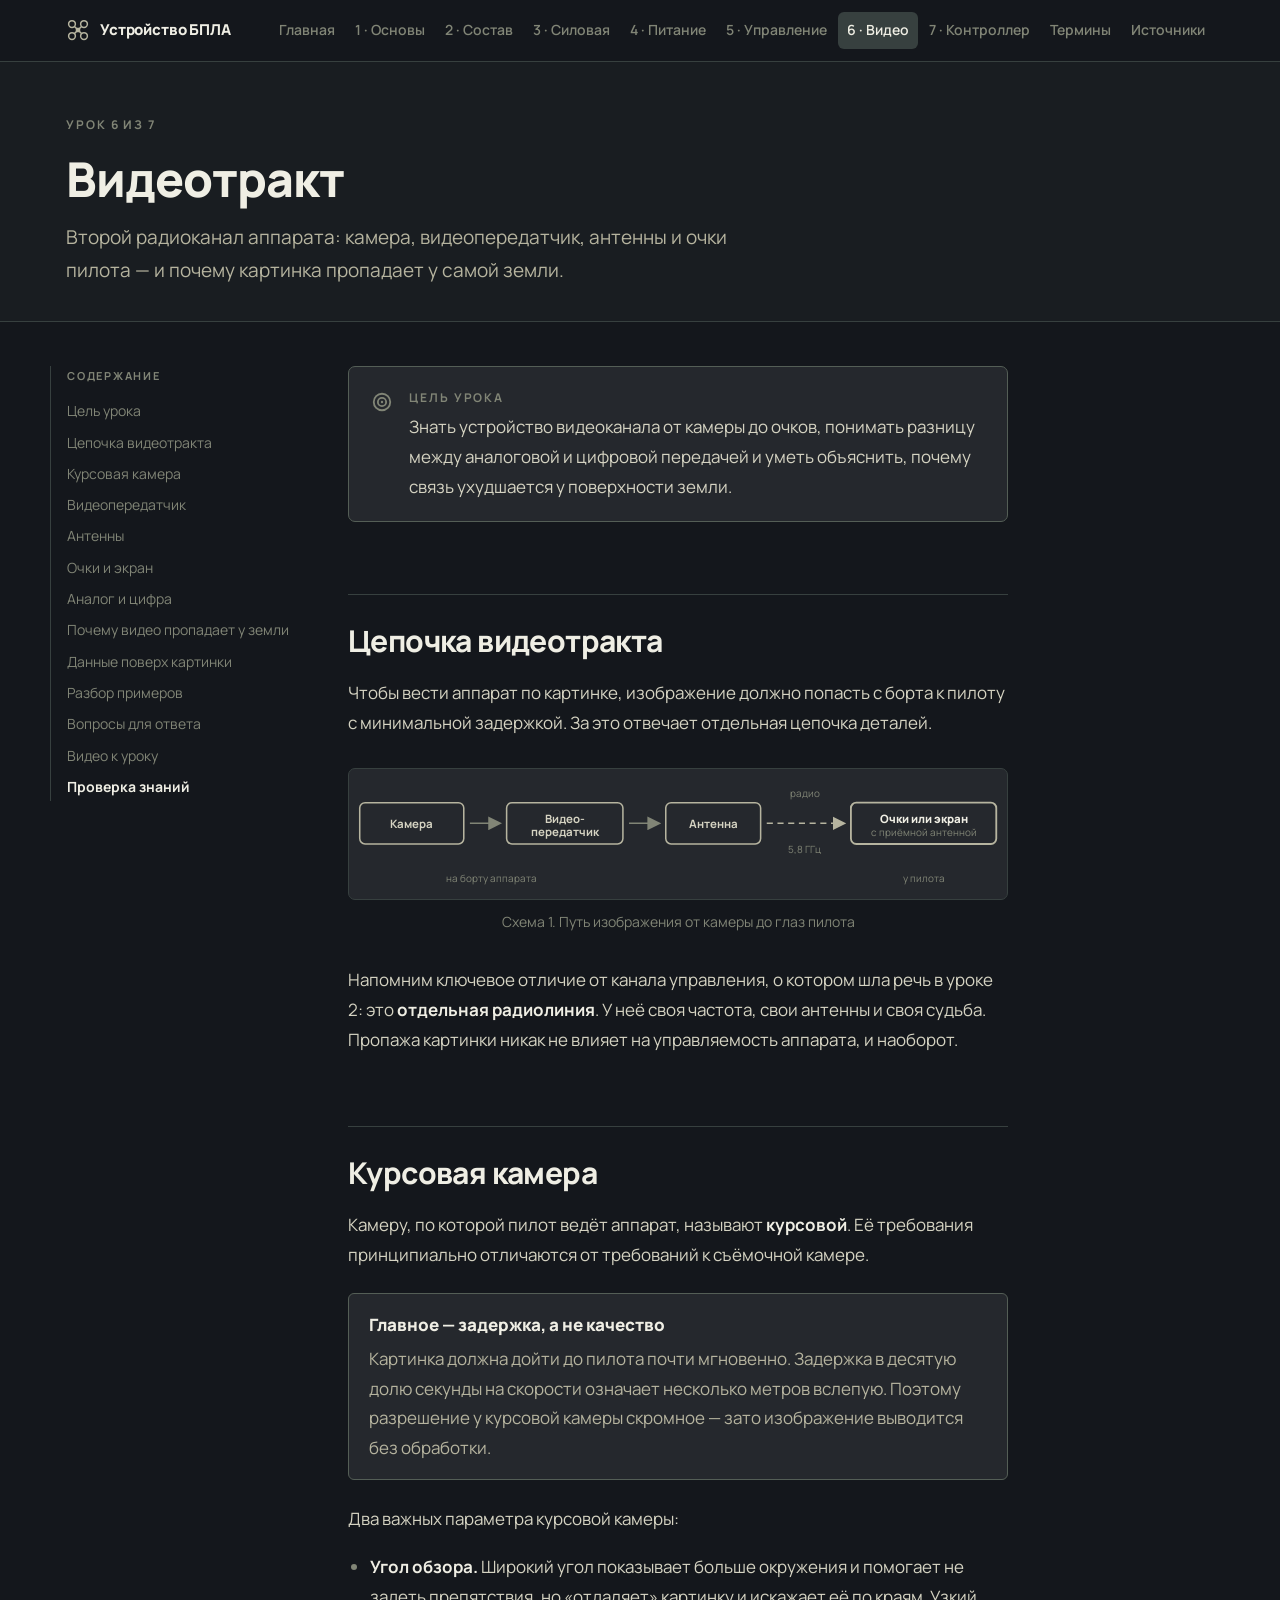
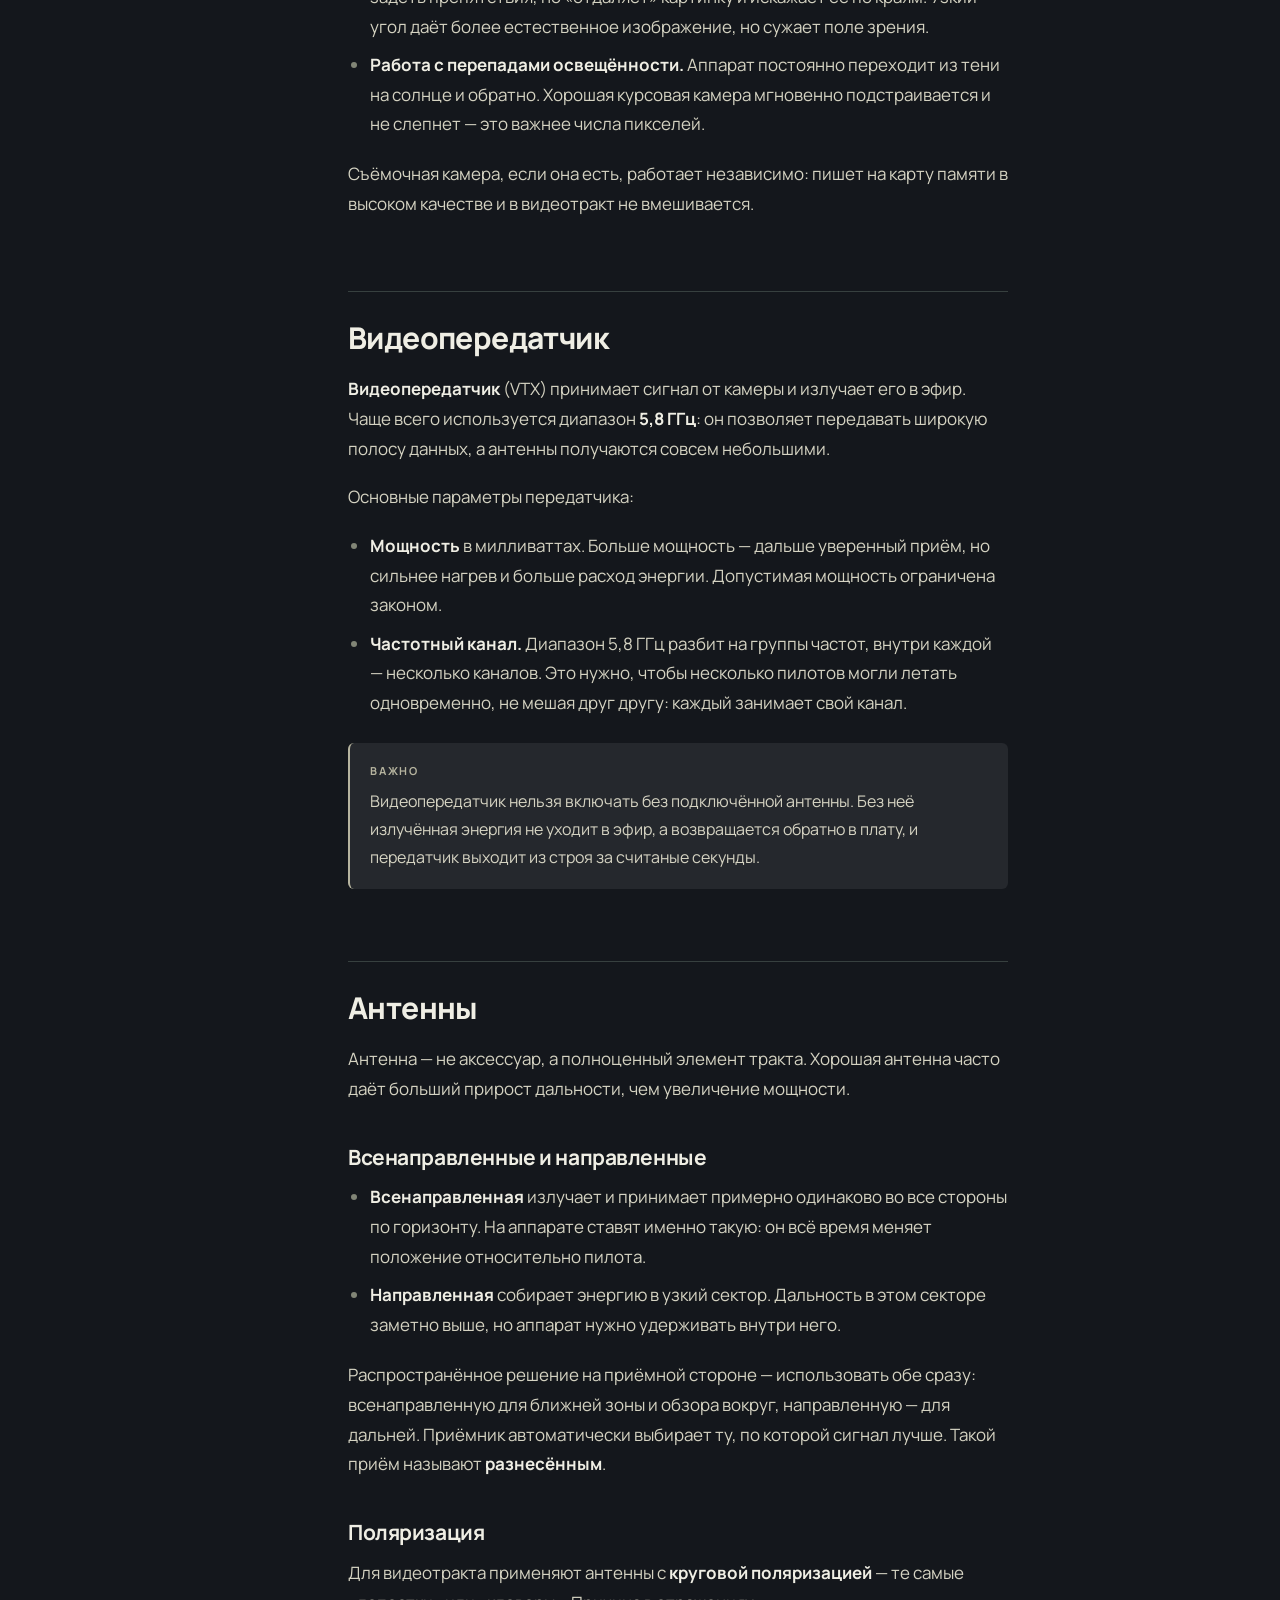
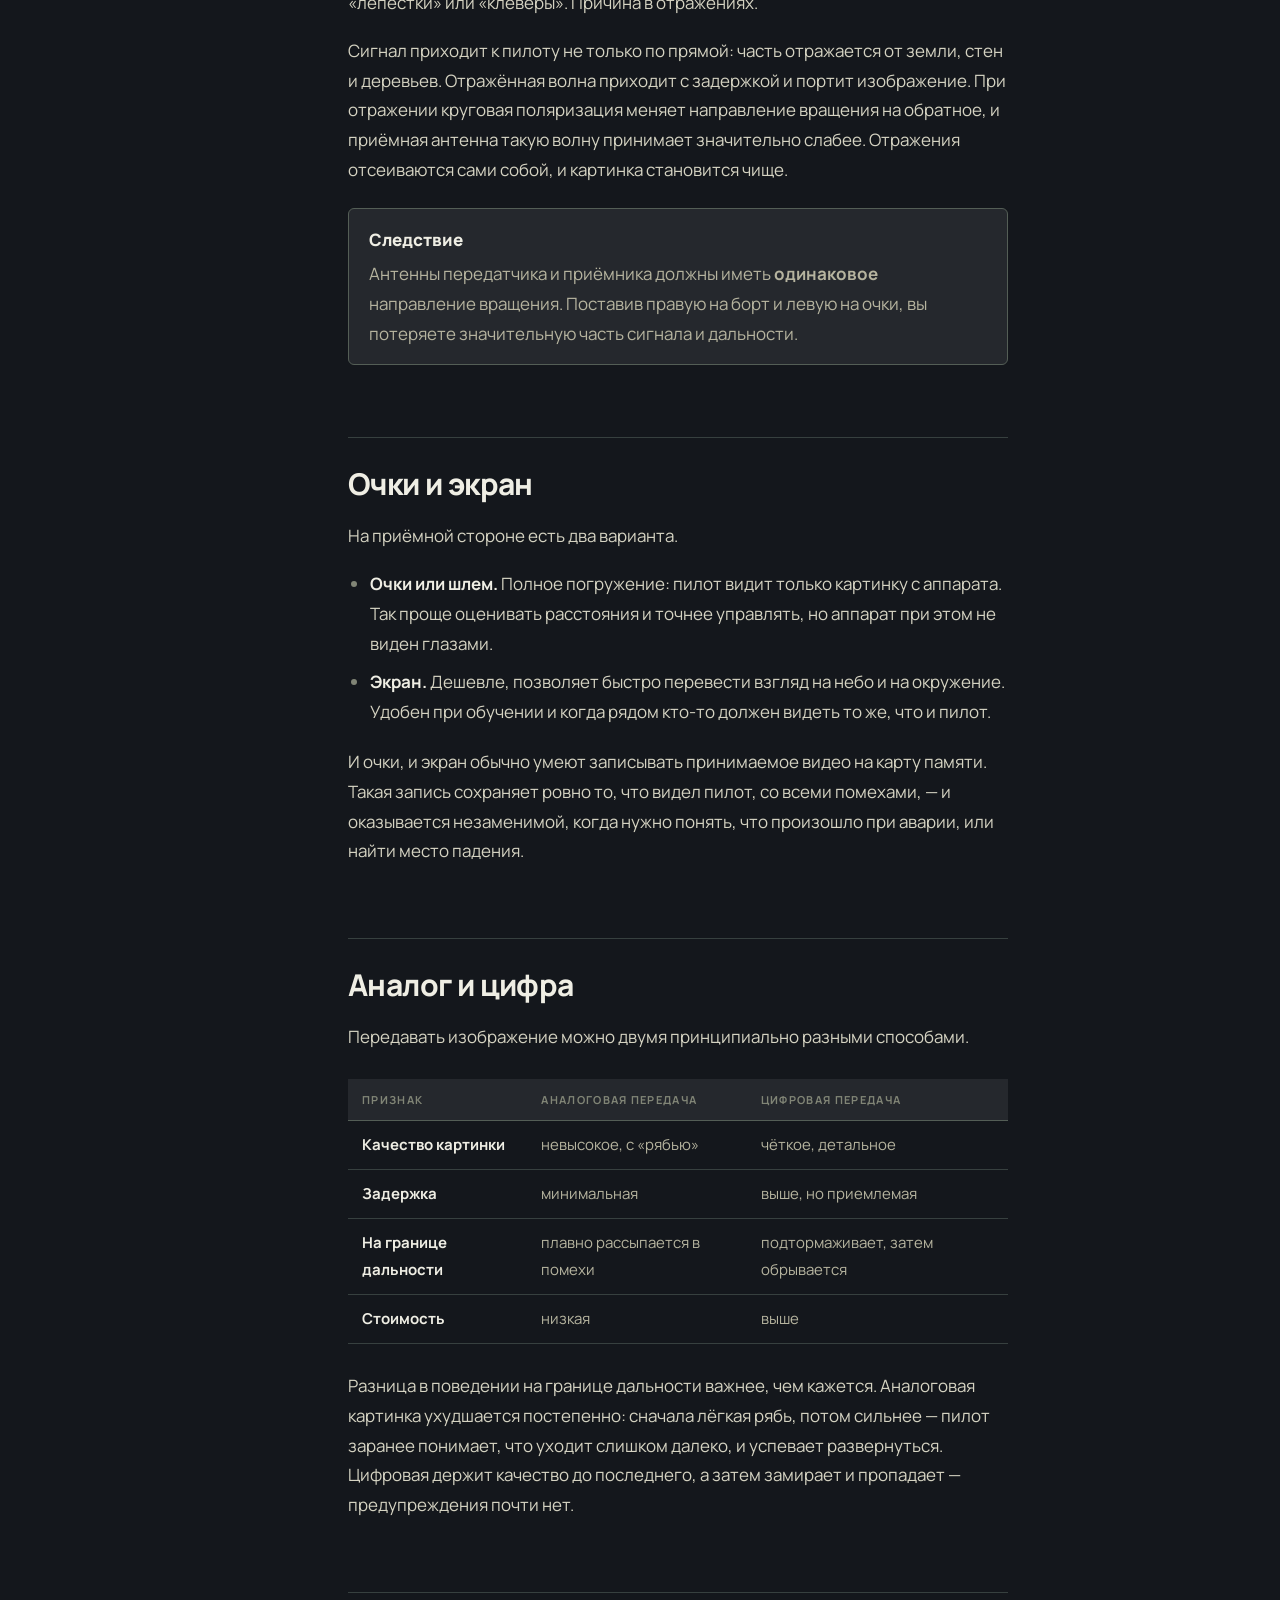
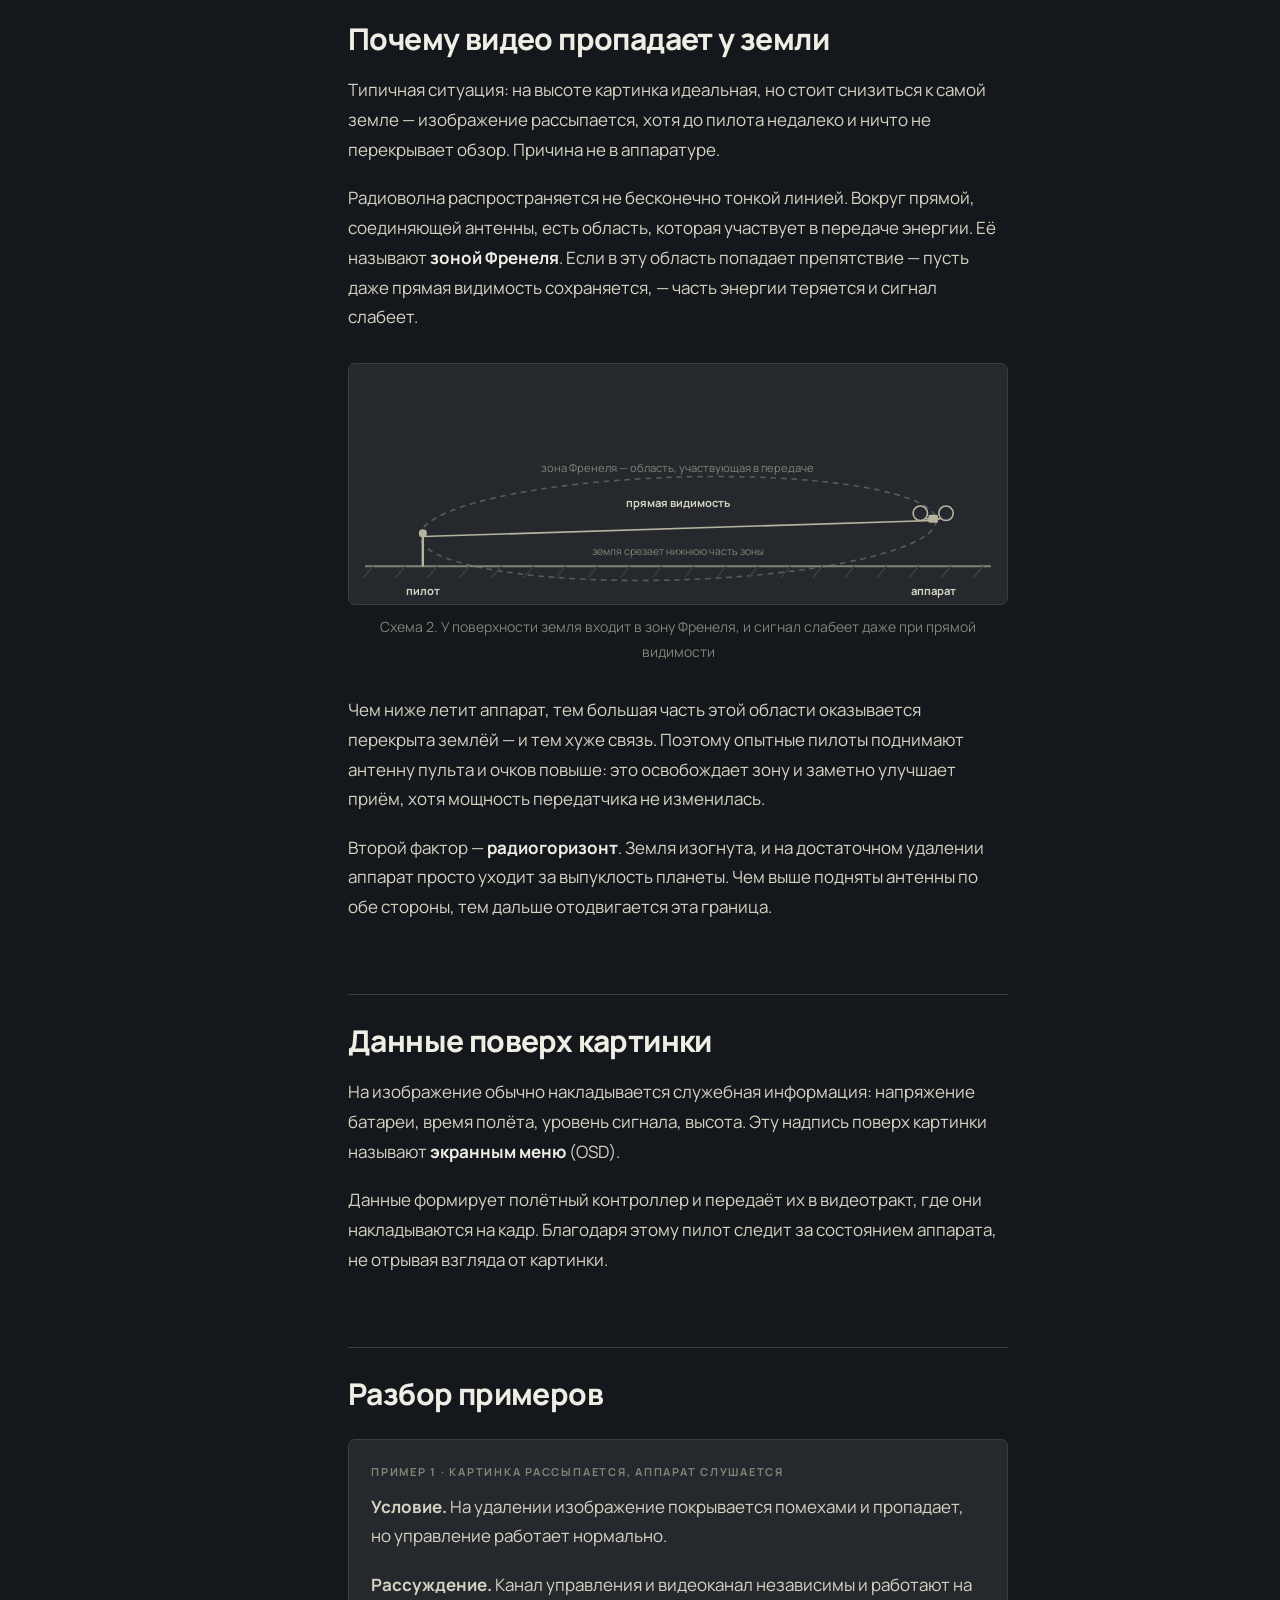
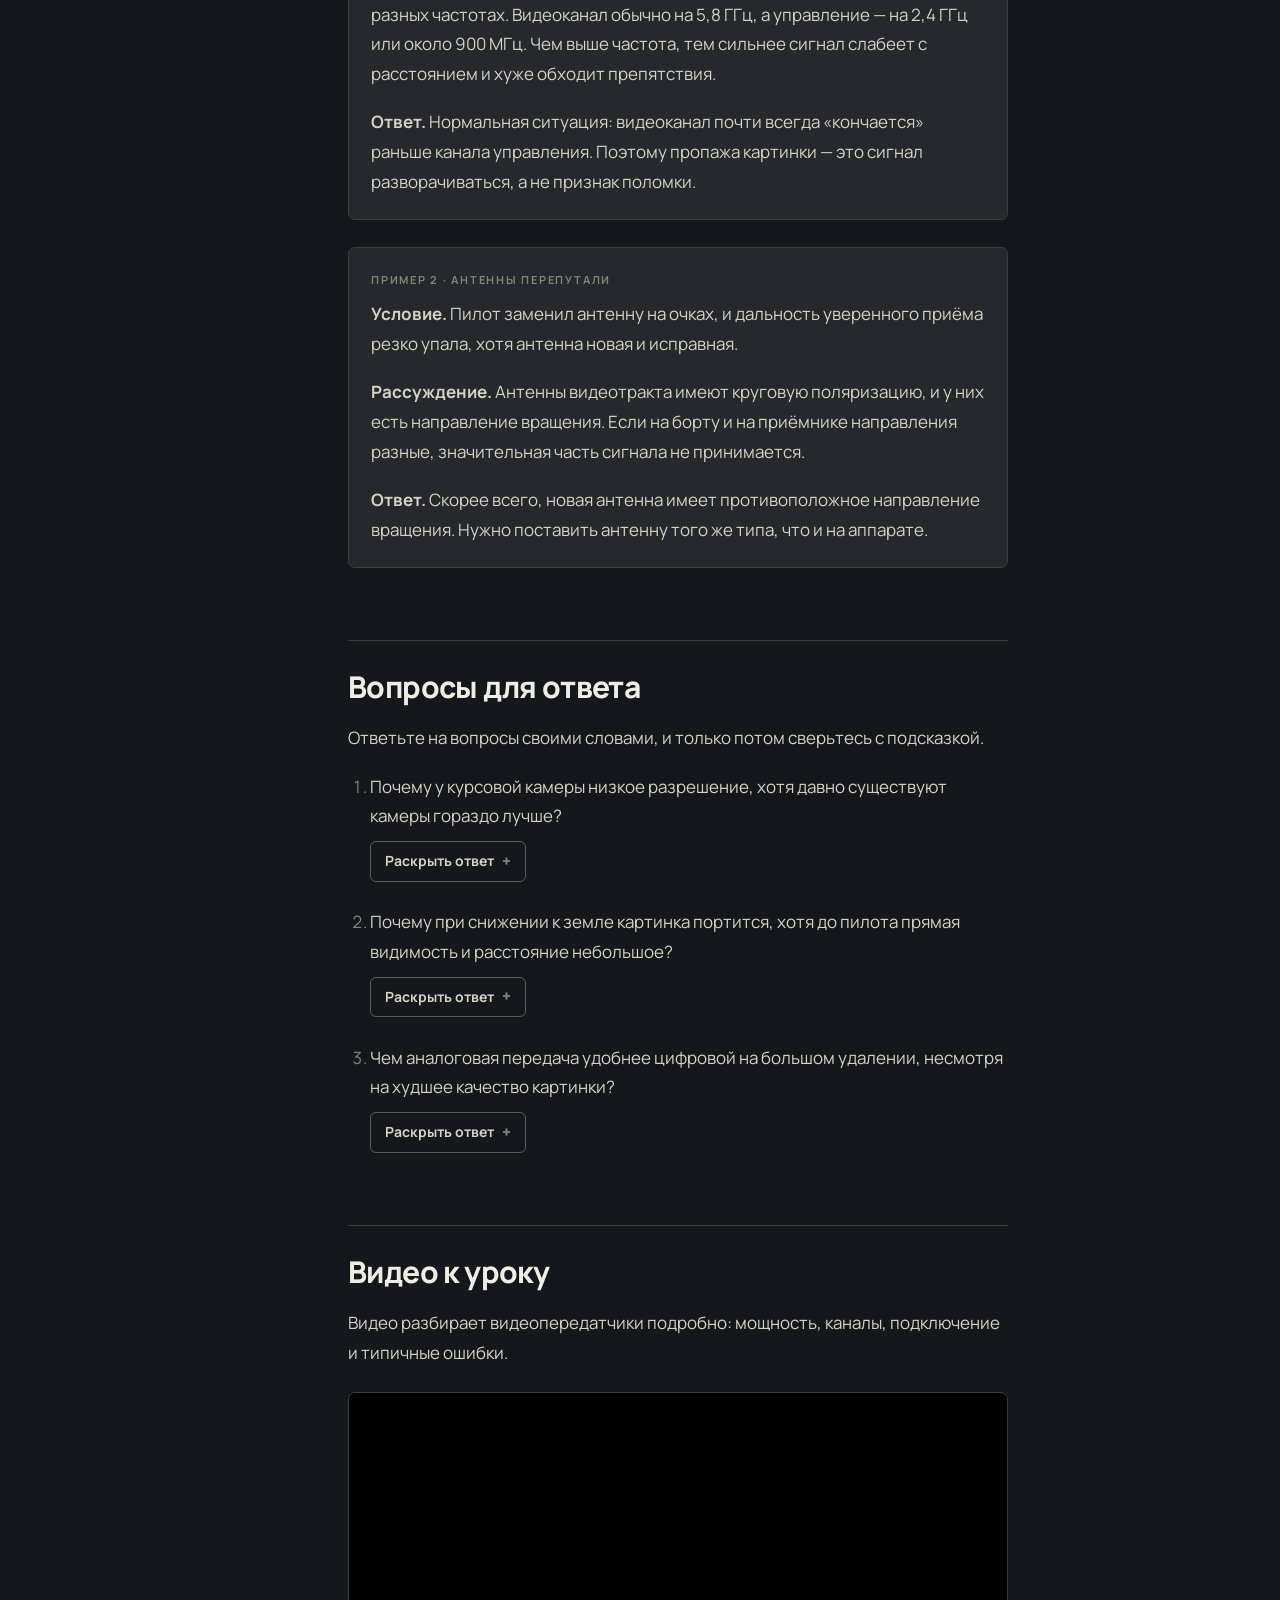
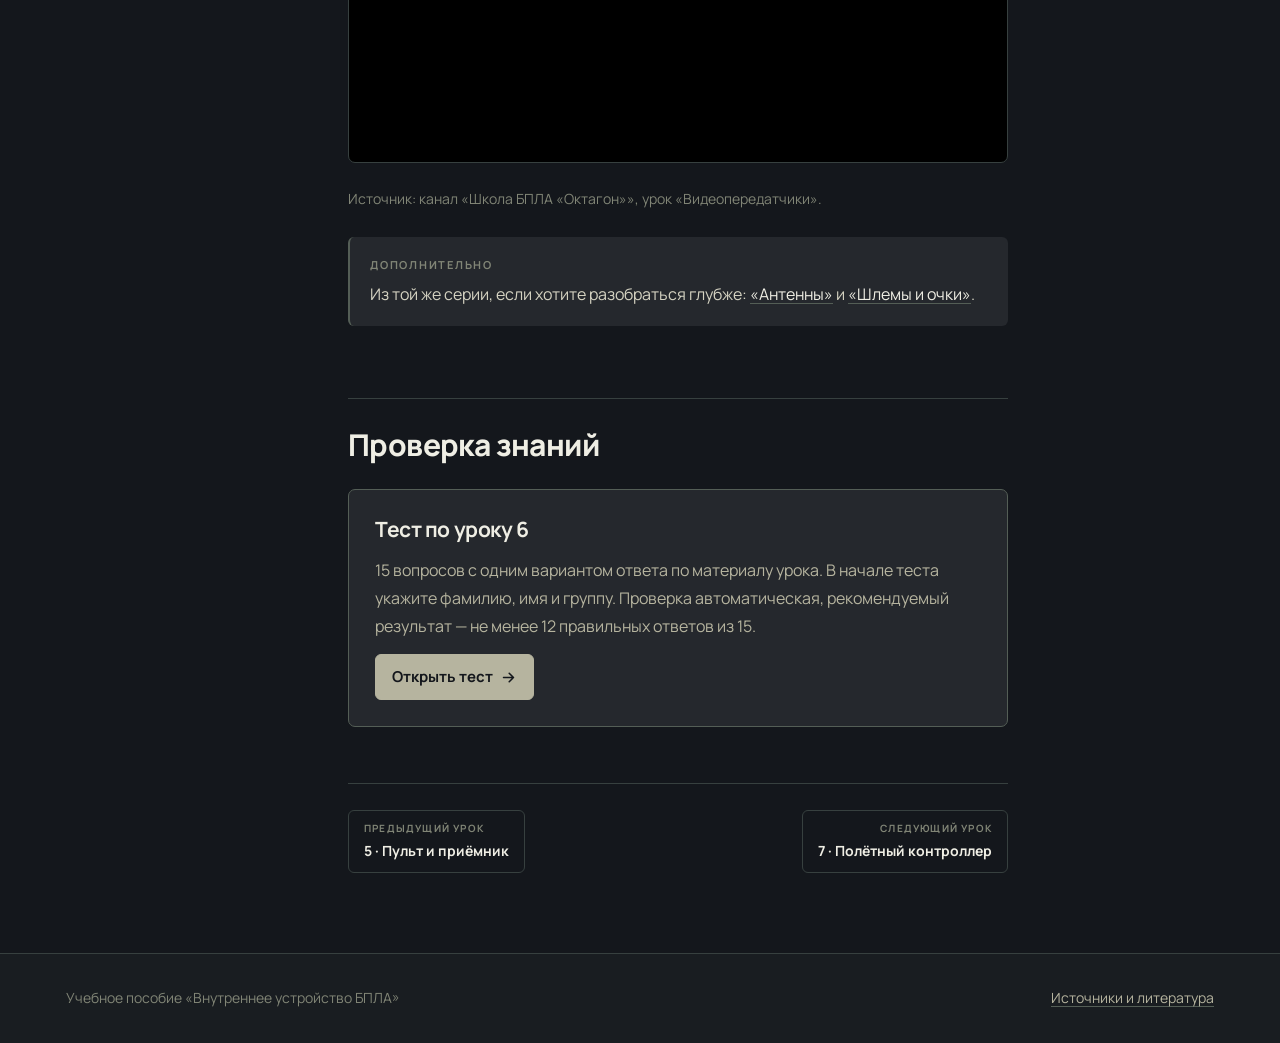
<file: lessons/urok6.html>
<!doctype html>
<html lang="ru" data-theme="dark">
<head>
<meta charset="utf-8">
<meta name="viewport" content="width=device-width, initial-scale=1">
<title>Урок 6. Видеотракт — Внутреннее устройство БПЛА</title>
<meta name="description" content="Как пилот видит картинку с дрона: камера, видеопередатчик, антенны и очки. Аналоговое и цифровое видео, поляризация антенн и почему связь пропадает у земли.">
<link rel="preconnect" href="https://fonts.googleapis.com">
<link rel="preconnect" href="https://fonts.gstatic.com" crossorigin>
<link href="https://fonts.googleapis.com/css2?family=Manrope:wght@400;600;700;800&family=JetBrains+Mono:wght@500;700&display=swap" rel="stylesheet">
<link rel="stylesheet" href="../assets/style.css">
<link rel="icon" href="data:image/svg+xml,<svg xmlns='http://www.w3.org/2000/svg' viewBox='0 0 32 32'><rect width='32' height='32' fill='%2314171C'/><g stroke='%23B6B49F' stroke-width='2.4' fill='none'><circle cx='9' cy='9' r='4'/><circle cx='23' cy='9' r='4'/><circle cx='9' cy='23' r='4'/><circle cx='23' cy='23' r='4'/><path d='M12 12l8 8M20 12l-8 8'/></g></svg>">
</head>
<body>

<header class="site-header">
  <nav class="nav">
    <a class="nav__brand" href="../index.html">
      <svg viewBox="0 0 32 32" fill="none" aria-hidden="true">
        <circle cx="8" cy="8" r="4.5" stroke="#B6B49F" stroke-width="2"/>
        <circle cx="24" cy="8" r="4.5" stroke="#B6B49F" stroke-width="2"/>
        <circle cx="8" cy="24" r="4.5" stroke="#B6B49F" stroke-width="2"/>
        <circle cx="24" cy="24" r="4.5" stroke="#B6B49F" stroke-width="2"/>
        <path d="M11 11l10 10M21 11L11 21" stroke="#B6B49F" stroke-width="2"/>
        <rect x="13" y="13" width="6" height="6" rx="1.5" fill="#B6B49F"/>
      </svg>
      Устройство БПЛА
    </a>
    <button class="nav__toggle" aria-expanded="false">Меню</button>
    <ul class="nav__links">
      <li><a href="../index.html">Главная</a></li>
      <li><a href="urok1.html">1 · Основы</a></li>
      <li><a href="urok2.html">2 · Состав</a></li>
      <li><a href="urok3.html">3 · Силовая</a></li>
      <li><a href="urok4.html">4 · Питание</a></li>
      <li><a href="urok5.html">5 · Управление</a></li>
      <li><a href="urok6.html" aria-current="page">6 · Видео</a></li>
      <li><a href="urok7.html">7 · Контроллер</a></li>
      <li><a href="../glossary.html">Термины</a></li>
      <li><a href="../sources.html">Источники</a></li>
    </ul>
  </nav>
</header>

<div class="lesson-head">
  <div class="wrap">
    <span class="eyebrow">Урок 6 из 7</span>
    <h1 style="margin-bottom:.25em">Видеотракт</h1>
    <p class="lead" style="max-width:720px;margin:0">
      Второй радиоканал аппарата: камера, видеопередатчик, антенны и очки пилота —
      и почему картинка пропадает у самой земли.
    </p>
  </div>
</div>

<div class="wrap lesson-layout">

  <aside class="toc">
    <details class="toc__box" open>
    <summary class="toc__title">Содержание</summary>
    <ol>
      <li><a href="#goal">Цель урока</a></li>
      <li><a href="#chain">Цепочка видеотракта</a></li>
      <li><a href="#camera">Курсовая камера</a></li>
      <li><a href="#vtx">Видеопередатчик</a></li>
      <li><a href="#antenna">Антенны</a></li>
      <li><a href="#goggles">Очки и экран</a></li>
      <li><a href="#analog-digital">Аналог и цифра</a></li>
      <li><a href="#ground">Почему видео пропадает у земли</a></li>
      <li><a href="#osd">Данные поверх картинки</a></li>
      <li><a href="#examples">Разбор примеров</a></li>
      <li><a href="#questions">Вопросы для ответа</a></li>
      <li><a href="#video">Видео к уроку</a></li>
      <li><a href="#test">Проверка знаний</a></li>
    </ol>
    </details>
  </aside>

  <article class="lesson-body">

    <h2 id="goal" style="position:absolute;width:1px;height:1px;overflow:hidden;clip:rect(0 0 0 0)">Цель урока</h2>
    <div class="goal">
      <svg viewBox="0 0 24 24" fill="none" aria-hidden="true">
        <circle cx="12" cy="12" r="9" stroke="currentColor" stroke-width="2"/>
        <circle cx="12" cy="12" r="4.5" stroke="currentColor" stroke-width="2"/>
        <circle cx="12" cy="12" r="1.3" fill="currentColor"/>
      </svg>
      <p>
        <b>Цель урока</b>
        Знать устройство видеоканала от камеры до очков, понимать разницу между
        аналоговой и цифровой передачей и уметь объяснить, почему связь ухудшается
        у поверхности земли.
      </p>
    </div>

    <h2 id="chain">Цепочка видеотракта</h2>

    <p>
      Чтобы вести аппарат по картинке, изображение должно попасть с борта
      к пилоту с минимальной задержкой. За это отвечает отдельная цепочка деталей.
    </p>

    <figure>
      <svg viewBox="0 0 860 170" role="img" aria-labelledby="chainTitle">
        <title id="chainTitle">Путь изображения: камера, видеопередатчик, антенна, антенна приёмника, очки пилота</title>

        <rect x="14" y="44" width="136" height="54" rx="7" fill="none" stroke="#B6B49F" stroke-width="2"/>
        <text x="82" y="77" text-anchor="middle" fill="#D5D3C2" font-family="Manrope,sans-serif" font-size="15" font-weight="700">Камера</text>
        <path d="M158 71 H196" stroke="#818576" stroke-width="2" marker-end="url(#a6)"/>

        <rect x="206" y="44" width="152" height="54" rx="7" fill="none" stroke="#B6B49F" stroke-width="2"/>
        <text x="282" y="70" text-anchor="middle" fill="#D5D3C2" font-family="Manrope,sans-serif" font-size="15" font-weight="700">Видео-</text>
        <text x="282" y="88" text-anchor="middle" fill="#D5D3C2" font-family="Manrope,sans-serif" font-size="15" font-weight="700">передатчик</text>
        <path d="M366 71 H404" stroke="#818576" stroke-width="2" marker-end="url(#a6)"/>

        <rect x="414" y="44" width="124" height="54" rx="7" fill="none" stroke="#B6B49F" stroke-width="2"/>
        <text x="476" y="77" text-anchor="middle" fill="#D5D3C2" font-family="Manrope,sans-serif" font-size="15" font-weight="700">Антенна</text>

        <path d="M546 71 H646" stroke="#B6B49F" stroke-width="2" stroke-dasharray="8 6" marker-end="url(#a6b)"/>
        <text x="596" y="36" text-anchor="middle" fill="#818576" font-family="Manrope,sans-serif" font-size="13">радио</text>
        <text x="596" y="110" text-anchor="middle" fill="#818576" font-family="Manrope,sans-serif" font-size="13">5,8 ГГц</text>

        <rect x="656" y="44" width="190" height="54" rx="7" fill="none" stroke="#B6B49F" stroke-width="2.4"/>
        <text x="751" y="70" text-anchor="middle" fill="#EFEEE4" font-family="Manrope,sans-serif" font-size="15" font-weight="800">Очки или экран</text>
        <text x="751" y="88" text-anchor="middle" fill="#818576" font-family="Manrope,sans-serif" font-size="13">с приёмной антенной</text>

        <text x="186" y="148" text-anchor="middle" fill="#818576" font-family="Manrope,sans-serif" font-size="13">на борту аппарата</text>
        <text x="751" y="148" text-anchor="middle" fill="#818576" font-family="Manrope,sans-serif" font-size="13">у пилота</text>

        <defs>
          <marker id="a6" markerWidth="9" markerHeight="9" refX="7" refY="4.5" orient="auto">
            <path d="M0 0l9 4.5L0 9z" fill="#818576"/>
          </marker>
          <marker id="a6b" markerWidth="9" markerHeight="9" refX="7" refY="4.5" orient="auto">
            <path d="M0 0l9 4.5L0 9z" fill="#B6B49F"/>
          </marker>
        </defs>
      </svg>
      <figcaption>Схема 1. Путь изображения от камеры до глаз пилота</figcaption>
    </figure>

    <p>
      Напомним ключевое отличие от канала управления, о котором шла речь в уроке 2:
      это <strong>отдельная радиолиния</strong>. У неё своя частота, свои антенны
      и своя судьба. Пропажа картинки никак не влияет на управляемость аппарата,
      и наоборот.
    </p>

    <h2 id="camera">Курсовая камера</h2>

    <p>
      Камеру, по которой пилот ведёт аппарат, называют <strong>курсовой</strong>.
      Её требования принципиально отличаются от требований к съёмочной камере.
    </p>

    <dl class="term">
      <dt>Главное — задержка, а не качество</dt>
      <dd>Картинка должна дойти до пилота почти мгновенно. Задержка в десятую долю секунды на скорости означает несколько метров вслепую. Поэтому разрешение у курсовой камеры скромное — зато изображение выводится без обработки.</dd>
    </dl>

    <p>Два важных параметра курсовой камеры:</p>

    <ul>
      <li>
        <strong>Угол обзора.</strong> Широкий угол показывает больше окружения
        и помогает не задеть препятствия, но «отдаляет» картинку и искажает её
        по краям. Узкий угол даёт более естественное изображение,
        но сужает поле зрения.
      </li>
      <li>
        <strong>Работа с перепадами освещённости.</strong> Аппарат постоянно
        переходит из тени на солнце и обратно. Хорошая курсовая камера
        мгновенно подстраивается и не слепнет — это важнее числа пикселей.
      </li>
    </ul>

    <p>
      Съёмочная камера, если она есть, работает независимо: пишет на карту памяти
      в высоком качестве и в видеотракт не вмешивается.
    </p>

    <h2 id="vtx">Видеопередатчик</h2>

    <p>
      <strong>Видеопередатчик</strong> (VTX) принимает сигнал от камеры и излучает его
      в эфир. Чаще всего используется диапазон <strong>5,8 ГГц</strong>:
      он позволяет передавать широкую полосу данных, а антенны получаются
      совсем небольшими.
    </p>

    <p>Основные параметры передатчика:</p>

    <ul>
      <li>
        <strong>Мощность</strong> в милливаттах. Больше мощность — дальше
        уверенный приём, но сильнее нагрев и больше расход энергии.
        Допустимая мощность ограничена законом.
      </li>
      <li>
        <strong>Частотный канал.</strong> Диапазон 5,8 ГГц разбит на группы
        частот, внутри каждой — несколько каналов. Это нужно,
        чтобы несколько пилотов могли летать одновременно,
        не мешая друг другу: каждый занимает свой канал.
      </li>
    </ul>

    <div class="note note--warn">
      <span class="note__label">Важно</span>
      <p>
        Видеопередатчик нельзя включать без подключённой антенны.
        Без неё излучённая энергия не уходит в эфир, а возвращается обратно в плату,
        и передатчик выходит из строя за считаные секунды.
      </p>
    </div>

    <h2 id="antenna">Антенны</h2>

    <p>
      Антенна — не аксессуар, а полноценный элемент тракта. Хорошая антенна
      часто даёт больший прирост дальности, чем увеличение мощности.
    </p>

    <h3>Всенаправленные и направленные</h3>

    <ul>
      <li>
        <strong>Всенаправленная</strong> излучает и принимает примерно одинаково
        во все стороны по горизонту. На аппарате ставят именно такую:
        он всё время меняет положение относительно пилота.
      </li>
      <li>
        <strong>Направленная</strong> собирает энергию в узкий сектор.
        Дальность в этом секторе заметно выше, но аппарат нужно
        удерживать внутри него.
      </li>
    </ul>

    <p>
      Распространённое решение на приёмной стороне — использовать обе сразу:
      всенаправленную для ближней зоны и обзора вокруг, направленную — для дальней.
      Приёмник автоматически выбирает ту, по которой сигнал лучше.
      Такой приём называют <strong>разнесённым</strong>.
    </p>

    <h3>Поляризация</h3>

    <p>
      Для видеотракта применяют антенны с <strong>круговой поляризацией</strong> —
      те самые «лепестки» или «клеверы». Причина в отражениях.
    </p>

    <p>
      Сигнал приходит к пилоту не только по прямой: часть отражается от земли,
      стен и деревьев. Отражённая волна приходит с задержкой и портит изображение.
      При отражении круговая поляризация меняет направление вращения на обратное,
      и приёмная антенна такую волну принимает значительно слабее.
      Отражения отсеиваются сами собой, и картинка становится чище.
    </p>

    <dl class="term">
      <dt>Следствие</dt>
      <dd>Антенны передатчика и приёмника должны иметь <b>одинаковое</b> направление вращения. Поставив правую на борт и левую на очки, вы потеряете значительную часть сигнала и дальности.</dd>
    </dl>

    <h2 id="goggles">Очки и экран</h2>

    <p>
      На приёмной стороне есть два варианта.
    </p>

    <ul>
      <li>
        <strong>Очки или шлем.</strong> Полное погружение: пилот видит только
        картинку с аппарата. Так проще оценивать расстояния и точнее управлять,
        но аппарат при этом не виден глазами.
      </li>
      <li>
        <strong>Экран.</strong> Дешевле, позволяет быстро перевести взгляд
        на небо и на окружение. Удобен при обучении и когда рядом кто-то
        должен видеть то же, что и пилот.
      </li>
    </ul>

    <p>
      И очки, и экран обычно умеют записывать принимаемое видео на карту памяти.
      Такая запись сохраняет ровно то, что видел пилот, со всеми помехами, —
      и оказывается незаменимой, когда нужно понять, что произошло при аварии,
      или найти место падения.
    </p>

    <h2 id="analog-digital">Аналог и цифра</h2>

    <p>
      Передавать изображение можно двумя принципиально разными способами.
    </p>

    <div class="table-wrap">
      <table>
        <thead>
          <tr><th>Признак</th><th>Аналоговая передача</th><th>Цифровая передача</th></tr>
        </thead>
        <tbody>
          <tr><td><strong>Качество картинки</strong></td><td>невысокое, с «рябью»</td><td>чёткое, детальное</td></tr>
          <tr><td><strong>Задержка</strong></td><td>минимальная</td><td>выше, но приемлемая</td></tr>
          <tr><td><strong>На границе дальности</strong></td><td>плавно рассыпается в помехи</td><td>подтормаживает, затем обрывается</td></tr>
          <tr><td><strong>Стоимость</strong></td><td>низкая</td><td>выше</td></tr>
        </tbody>
      </table>
    </div>

    <p>
      Разница в поведении на границе дальности важнее, чем кажется.
      Аналоговая картинка ухудшается постепенно: сначала лёгкая рябь,
      потом сильнее — пилот заранее понимает, что уходит слишком далеко,
      и успевает развернуться. Цифровая держит качество до последнего,
      а затем замирает и пропадает — предупреждения почти нет.
    </p>

    <h2 id="ground">Почему видео пропадает у земли</h2>

    <p>
      Типичная ситуация: на высоте картинка идеальная, но стоит снизиться
      к самой земле — изображение рассыпается, хотя до пилота недалеко
      и ничто не перекрывает обзор. Причина не в аппаратуре.
    </p>

    <p>
      Радиоволна распространяется не бесконечно тонкой линией. Вокруг прямой,
      соединяющей антенны, есть область, которая участвует в передаче энергии.
      Её называют <strong>зоной Френеля</strong>. Если в эту область попадает
      препятствие — пусть даже прямая видимость сохраняется, — часть энергии
      теряется и сигнал слабеет.
    </p>

    <figure>
      <svg viewBox="0 0 820 300" role="img" aria-labelledby="fresnelTitle">
        <title id="fresnelTitle">Зона Френеля между антенной пилота и аппаратом, частично перекрытая землёй</title>

        <!-- зона Френеля -->
        <ellipse cx="410" cy="205" rx="322" ry="64"
                 transform="rotate(-1.8 410 205)"
                 fill="none" stroke="#545E56" stroke-width="2" stroke-dasharray="7 6"/>

        <!-- прямая видимости -->
        <line x1="92" y1="215" x2="728" y2="195" stroke="#B6B49F" stroke-width="2"/>

        <!-- земля -->
        <line x1="20" y1="252" x2="800" y2="252" stroke="#818576" stroke-width="2.5"/>
        <path d="M30 252 l-12 14 M70 252 l-12 14 M110 252 l-12 14 M150 252 l-12 14 M190 252 l-12 14
                 M230 252 l-12 14 M270 252 l-12 14 M310 252 l-12 14 M350 252 l-12 14 M390 252 l-12 14
                 M430 252 l-12 14 M470 252 l-12 14 M510 252 l-12 14 M550 252 l-12 14 M590 252 l-12 14
                 M630 252 l-12 14 M670 252 l-12 14 M710 252 l-12 14 M750 252 l-12 14 M790 252 l-12 14"
              stroke="#37403F" stroke-width="2"/>

        <!-- мачта пилота -->
        <line x1="92" y1="252" x2="92" y2="215" stroke="#B6B49F" stroke-width="3"/>
        <circle cx="92" cy="211" r="5" fill="#B6B49F"/>
        <text x="92" y="288" text-anchor="middle" fill="#D5D3C2" font-family="Manrope,sans-serif" font-size="14" font-weight="700">пилот</text>

        <!-- аппарат -->
        <g>
          <circle cx="712" cy="186" r="9" fill="none" stroke="#B6B49F" stroke-width="2"/>
          <circle cx="744" cy="186" r="9" fill="none" stroke="#B6B49F" stroke-width="2"/>
          <path d="M719 193 l18 0" stroke="#B6B49F" stroke-width="2"/>
          <rect x="722" y="188" width="12" height="10" rx="2" fill="#B6B49F"/>
        </g>
        <text x="728" y="288" text-anchor="middle" fill="#D5D3C2" font-family="Manrope,sans-serif" font-size="14" font-weight="700">аппарат</text>

        <text x="410" y="178" text-anchor="middle" fill="#D5D3C2" font-family="Manrope,sans-serif" font-size="14" font-weight="700">прямая видимость</text>
        <text x="410" y="134" text-anchor="middle" fill="#818576" font-family="Manrope,sans-serif" font-size="14">зона Френеля — область, участвующая в передаче</text>
        <text x="410" y="238" text-anchor="middle" fill="#818576" font-family="Manrope,sans-serif" font-size="13">земля срезает нижнюю часть зоны</text>
      </svg>
      <figcaption>Схема 2. У поверхности земля входит в зону Френеля, и сигнал слабеет даже при прямой видимости</figcaption>
    </figure>

    <p>
      Чем ниже летит аппарат, тем большая часть этой области оказывается
      перекрыта землёй — и тем хуже связь. Поэтому опытные пилоты поднимают
      антенну пульта и очков повыше: это освобождает зону и заметно улучшает
      приём, хотя мощность передатчика не изменилась.
    </p>

    <p>
      Второй фактор — <strong>радиогоризонт</strong>. Земля изогнута,
      и на достаточном удалении аппарат просто уходит за выпуклость планеты.
      Чем выше подняты антенны по обе стороны, тем дальше отодвигается эта граница.
    </p>

    <h2 id="osd">Данные поверх картинки</h2>

    <p>
      На изображение обычно накладывается служебная информация: напряжение батареи,
      время полёта, уровень сигнала, высота. Эту надпись поверх картинки
      называют <strong>экранным меню</strong> (OSD).
    </p>

    <p>
      Данные формирует полётный контроллер и передаёт их в видеотракт, где они
      накладываются на кадр. Благодаря этому пилот следит за состоянием аппарата,
      не отрывая взгляда от картинки.
    </p>

    <h2 id="examples">Разбор примеров</h2>

    <div class="example">
      <div class="example__head">Пример 1 · Картинка рассыпается, аппарат слушается</div>
      <p>
        <b>Условие.</b> На удалении изображение покрывается помехами и пропадает,
        но управление работает нормально.
      </p>
      <p>
        <b>Рассуждение.</b> Канал управления и видеоканал независимы и работают
        на разных частотах. Видеоканал обычно на 5,8 ГГц, а управление —
        на 2,4 ГГц или около 900 МГц. Чем выше частота, тем сильнее сигнал
        слабеет с расстоянием и хуже обходит препятствия.
      </p>
      <p>
        <b>Ответ.</b> Нормальная ситуация: видеоканал почти всегда «кончается»
        раньше канала управления. Поэтому пропажа картинки — это сигнал
        разворачиваться, а не признак поломки.
      </p>
    </div>

    <div class="example">
      <div class="example__head">Пример 2 · Антенны перепутали</div>
      <p>
        <b>Условие.</b> Пилот заменил антенну на очках, и дальность уверенного приёма
        резко упала, хотя антенна новая и исправная.
      </p>
      <p>
        <b>Рассуждение.</b> Антенны видеотракта имеют круговую поляризацию,
        и у них есть направление вращения. Если на борту и на приёмнике
        направления разные, значительная часть сигнала не принимается.
      </p>
      <p>
        <b>Ответ.</b> Скорее всего, новая антенна имеет противоположное направление
        вращения. Нужно поставить антенну того же типа, что и на аппарате.
      </p>
    </div>

    <h2 id="questions">Вопросы для ответа</h2>

    <p>Ответьте на вопросы своими словами, и только потом сверьтесь с подсказкой.</p>

    <ol class="qa">
      <li>
        <p>Почему у курсовой камеры низкое разрешение, хотя давно существуют
        камеры гораздо лучше?</p>
        <details class="answer"><summary><span></span></summary>
          <div class="answer__body">
            <p>Потому что для управления важна не детализация, а минимальная задержка.
            Картинка должна дойти до пилота практически мгновенно: на скорости
            задержка в доли секунды означает несколько метров полёта вслепую.
            Высокое разрешение потребовало бы обработки и более широкого канала,
            а значит, и большей задержки. Съёмкой занимается отдельная камера,
            которая пишет на карту памяти.</p>
          </div>
        </details>
      </li>
      <li>
        <p>Почему при снижении к земле картинка портится, хотя до пилота
        прямая видимость и расстояние небольшое?</p>
        <details class="answer"><summary><span></span></summary>
          <div class="answer__body">
            <p>Потому что в передаче участвует не только прямая линия между антеннами,
            но и область вокруг неё — зона Френеля. У самой земли поверхность
            входит в эту область и поглощает часть энергии волны. Прямая видимость
            при этом сохраняется, а сигнал всё равно слабеет. Помогает подъём
            антенн пилота повыше.</p>
          </div>
        </details>
      </li>
      <li>
        <p>Чем аналоговая передача удобнее цифровой на большом удалении,
        несмотря на худшее качество картинки?</p>
        <details class="answer"><summary><span></span></summary>
          <div class="answer__body">
            <p>Тем, что ухудшается постепенно. Аналоговая картинка сначала покрывается
            лёгкой рябью, затем помех становится больше — пилот заранее понимает,
            что приближается к границе дальности, и успевает развернуться.
            Цифровая держит чёткое изображение до последнего, а потом резко
            замирает и пропадает, почти не давая предупреждения.</p>
          </div>
        </details>
      </li>
    </ol>

    <h2 id="video">Видео к уроку</h2>

    <p>
      Видео разбирает видеопередатчики подробно: мощность, каналы,
      подключение и типичные ошибки.
    </p>

    <div class="video">
      <iframe
        src="https://rutube.ru/play/embed/8a6b68a5f446c6de442387ad1c4b6eb3/"
        title="Видеопередатчики — видео к уроку"
        allow="clipboard-write; autoplay"
        allowfullscreen></iframe>
    </div>
    <p style="font-size:14px;color:var(--text-faint)">
      Источник: канал «Школа БПЛА &laquo;Октагон&raquo;», урок «Видеопередатчики».
    </p>

    <div class="note">
      <span class="note__label">Дополнительно</span>
      <p>
        Из той же серии, если хотите разобраться глубже:
        <a href="https://rutube.ru/video/8bce2db0571be6950ae5e9917aacf7d5/" target="_blank" rel="noopener">«Антенны»</a>
        и
        <a href="https://rutube.ru/video/e6761a920832e378de12f687ec18f1df/" target="_blank" rel="noopener">«Шлемы и очки»</a>.
      </p>
    </div>

    <h2 id="test">Проверка знаний</h2>

    <div class="quiz-cta">
      <h3>Тест по уроку 6</h3>
      <p>
        15 вопросов с одним вариантом ответа по материалу урока.
        В начале теста укажите фамилию, имя и группу. Проверка автоматическая,
        рекомендуемый результат — не менее 12 правильных ответов из 15.
      </p>
      <div>
        <a class="btn btn--primary" href="https://docs.google.com/forms/d/e/1FAIpQLSeO4PnS2J7HDiU86k6WtLXJN1938vAKxhZdJkQcVxN-o16e1g/viewform" target="_blank" rel="noopener">
          Открыть тест
          <svg width="17" height="17" viewBox="0 0 24 24" fill="none" aria-hidden="true">
            <path d="M5 12h14m-6-6 6 6-6 6" stroke="currentColor" stroke-width="2.2" stroke-linecap="round" stroke-linejoin="round"/>
          </svg>
        </a>
      </div>
    </div>

    <nav class="lesson-nav">
      <a href="urok5.html"><span>Предыдущий урок</span><b>5 · Пульт и приёмник</b></a>
      <a href="urok7.html"><span>Следующий урок</span><b>7 · Полётный контроллер</b></a>
    </nav>

  </article>
</div>

<footer class="site-footer">
  <div class="wrap">
    <span>Учебное пособие «Внутреннее устройство БПЛА»</span>
    <span><a href="../sources.html">Источники и литература</a></span>
  </div>
</footer>

<script src="../assets/main.js"></script>
</body>
</html>
</file>
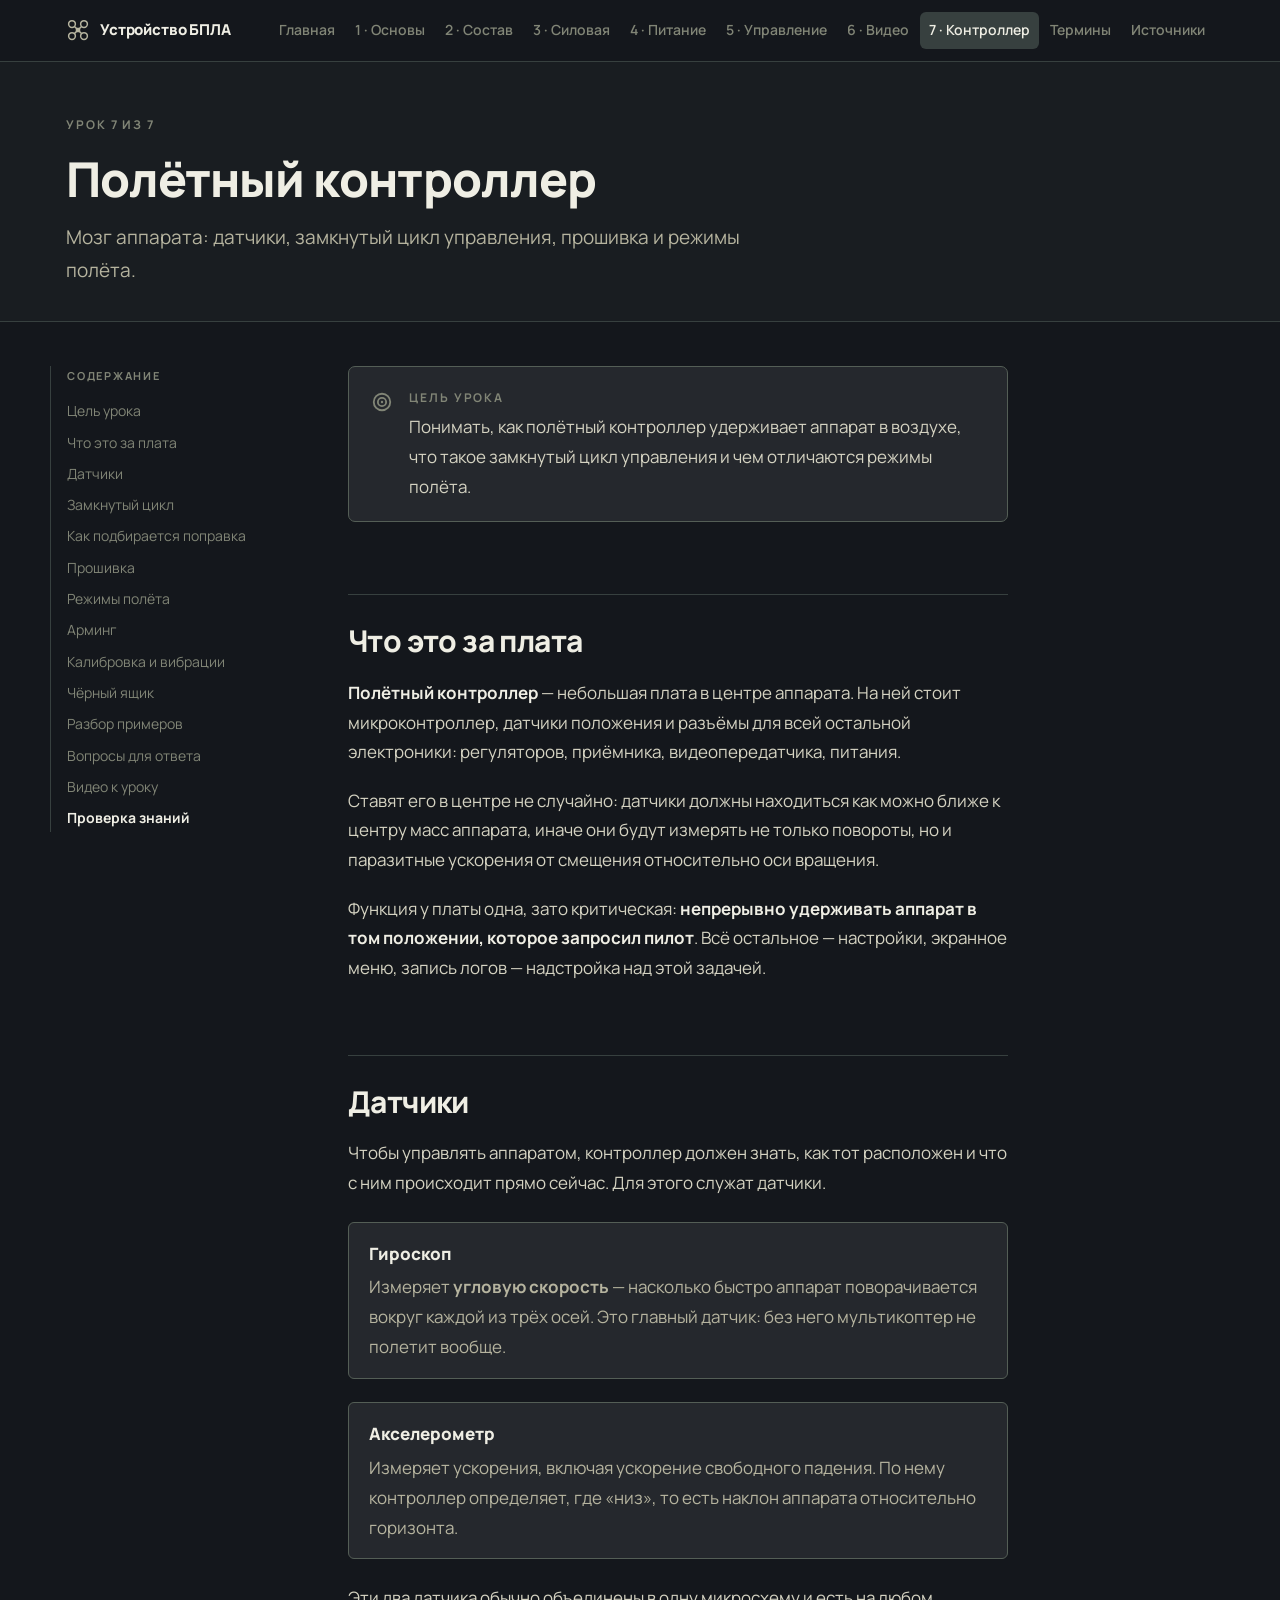
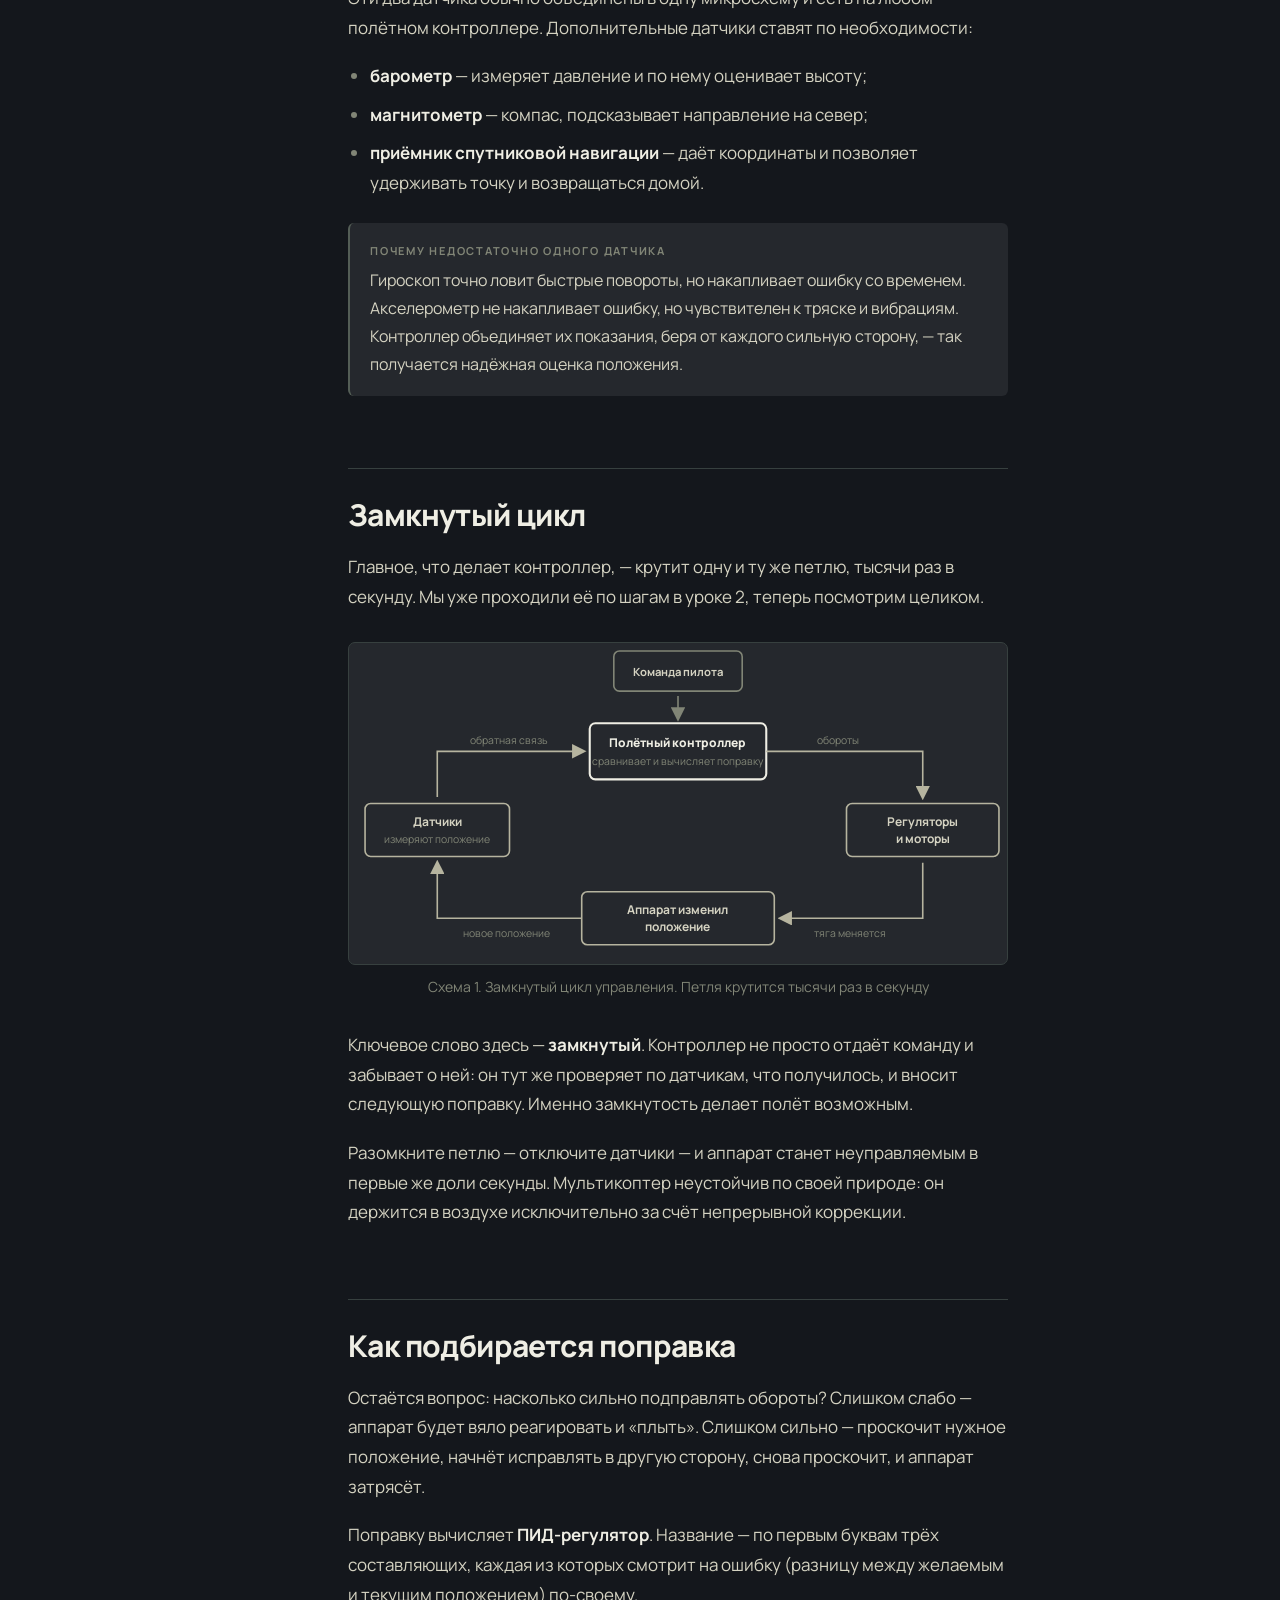
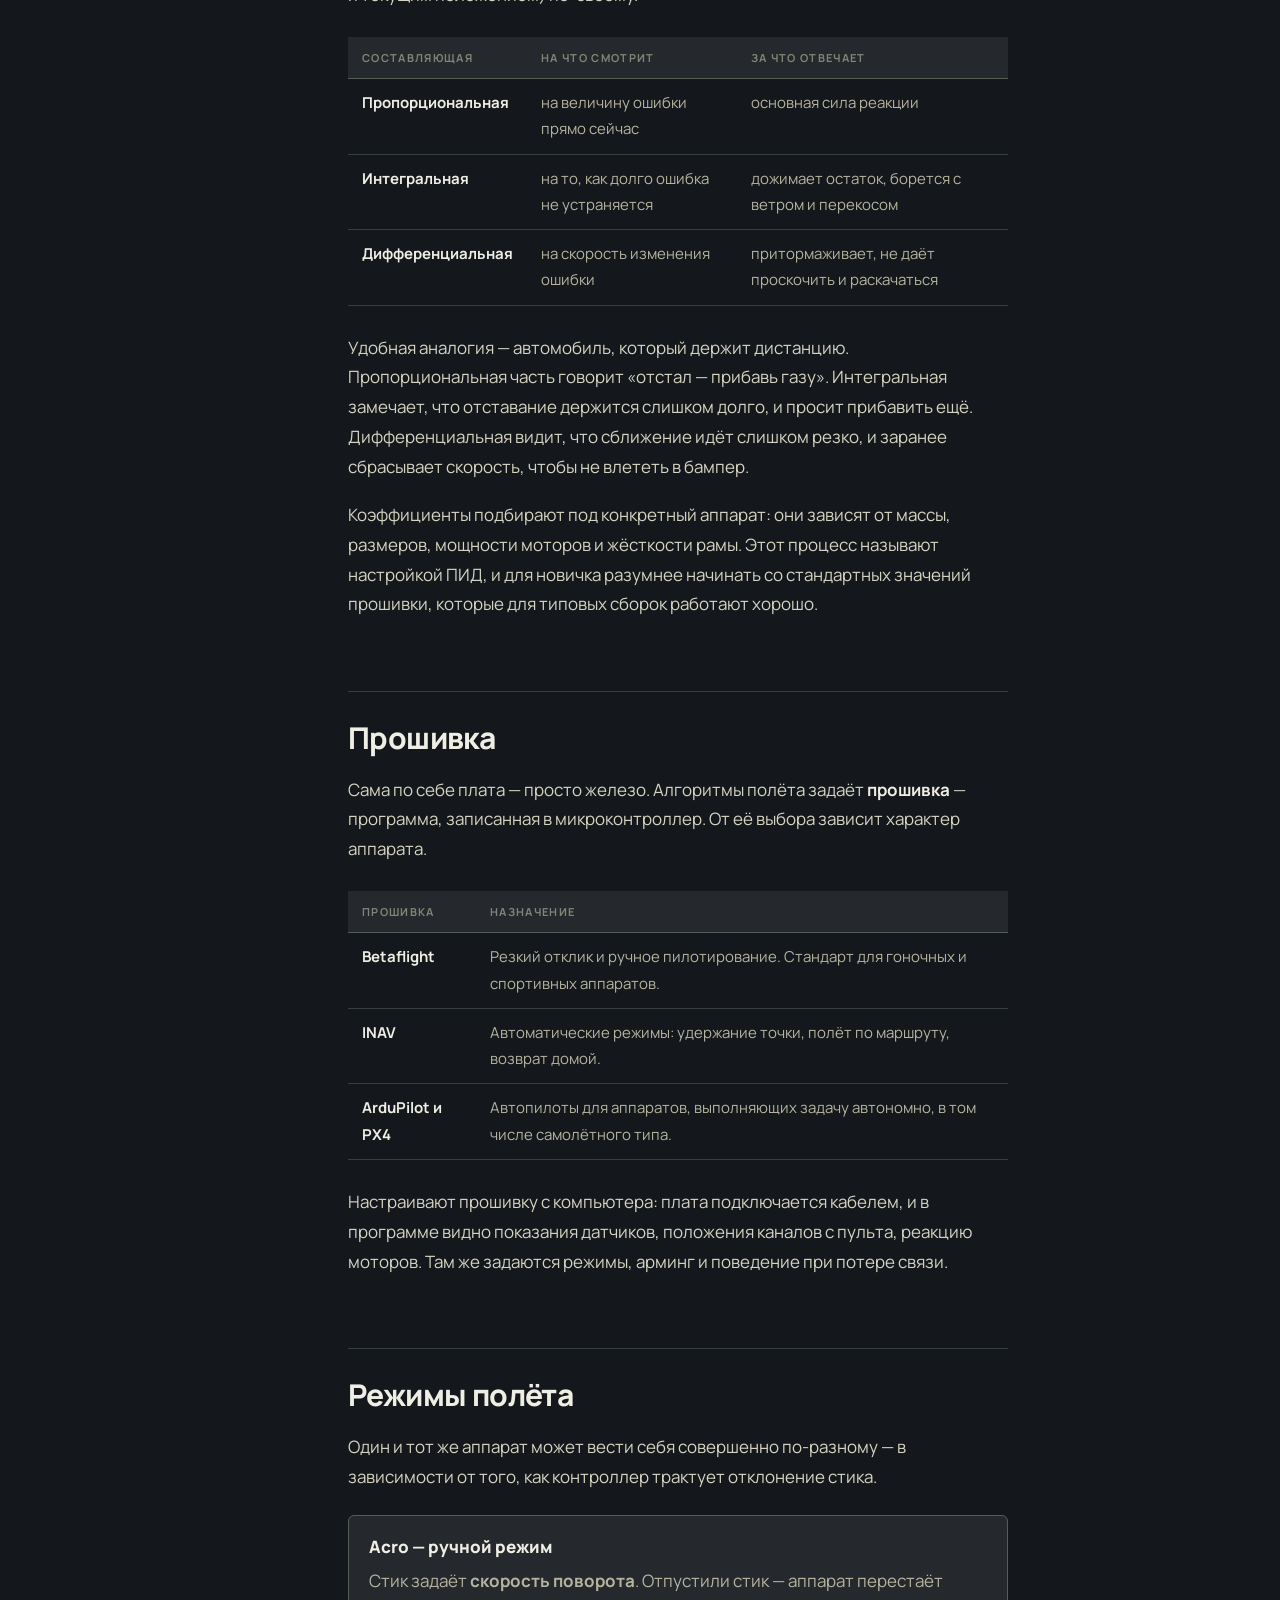
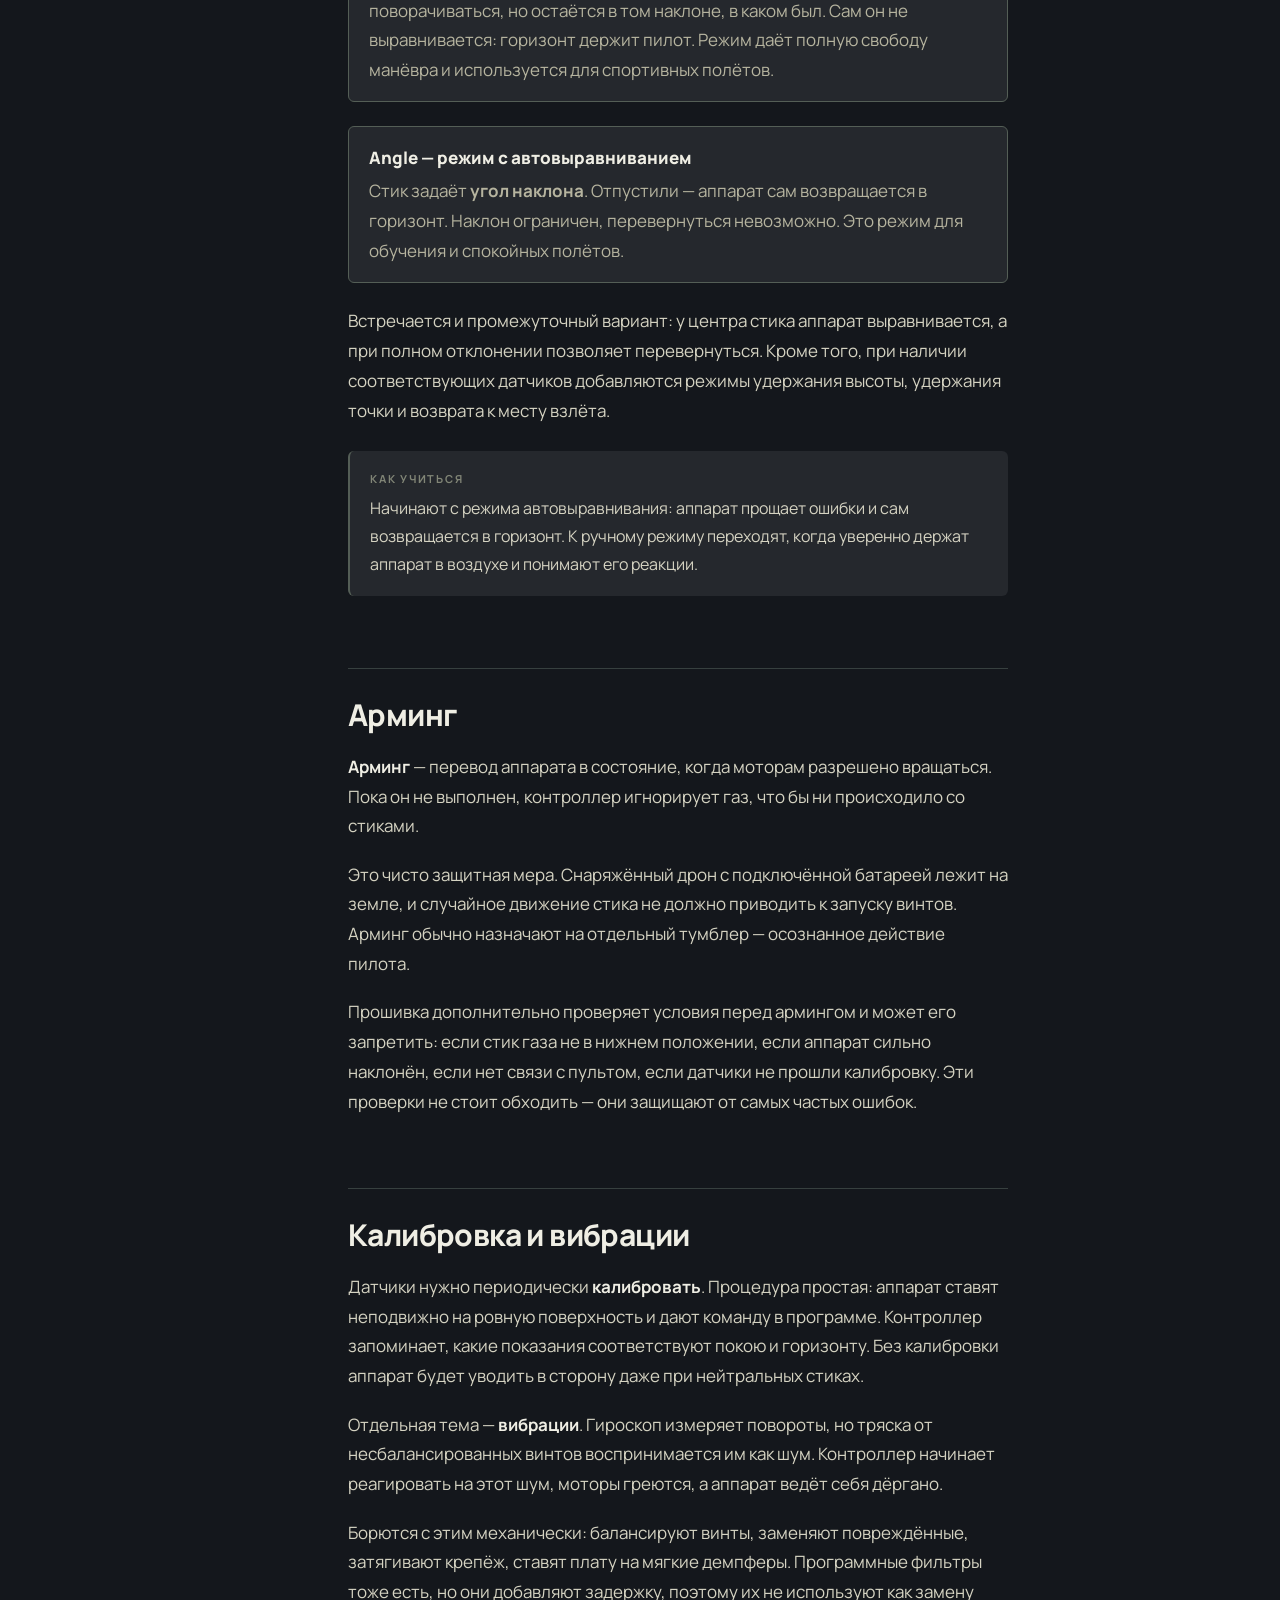
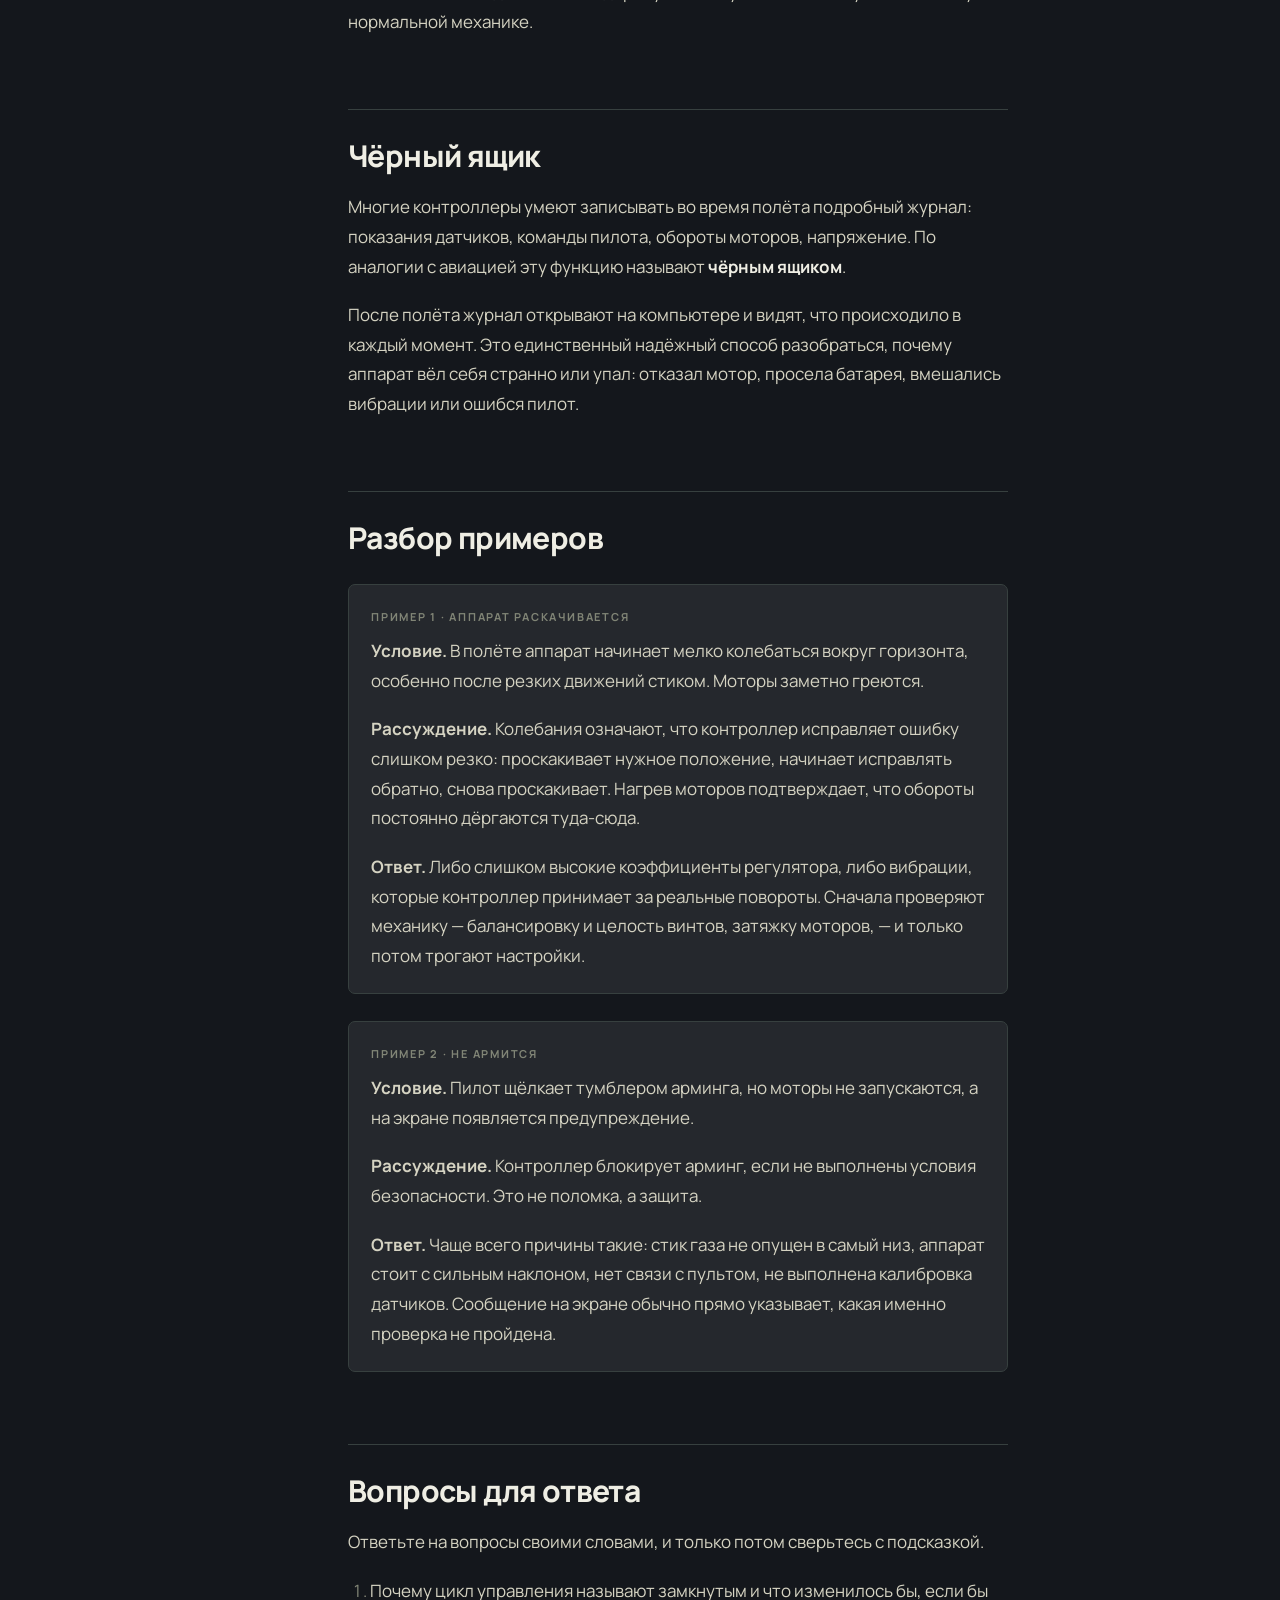
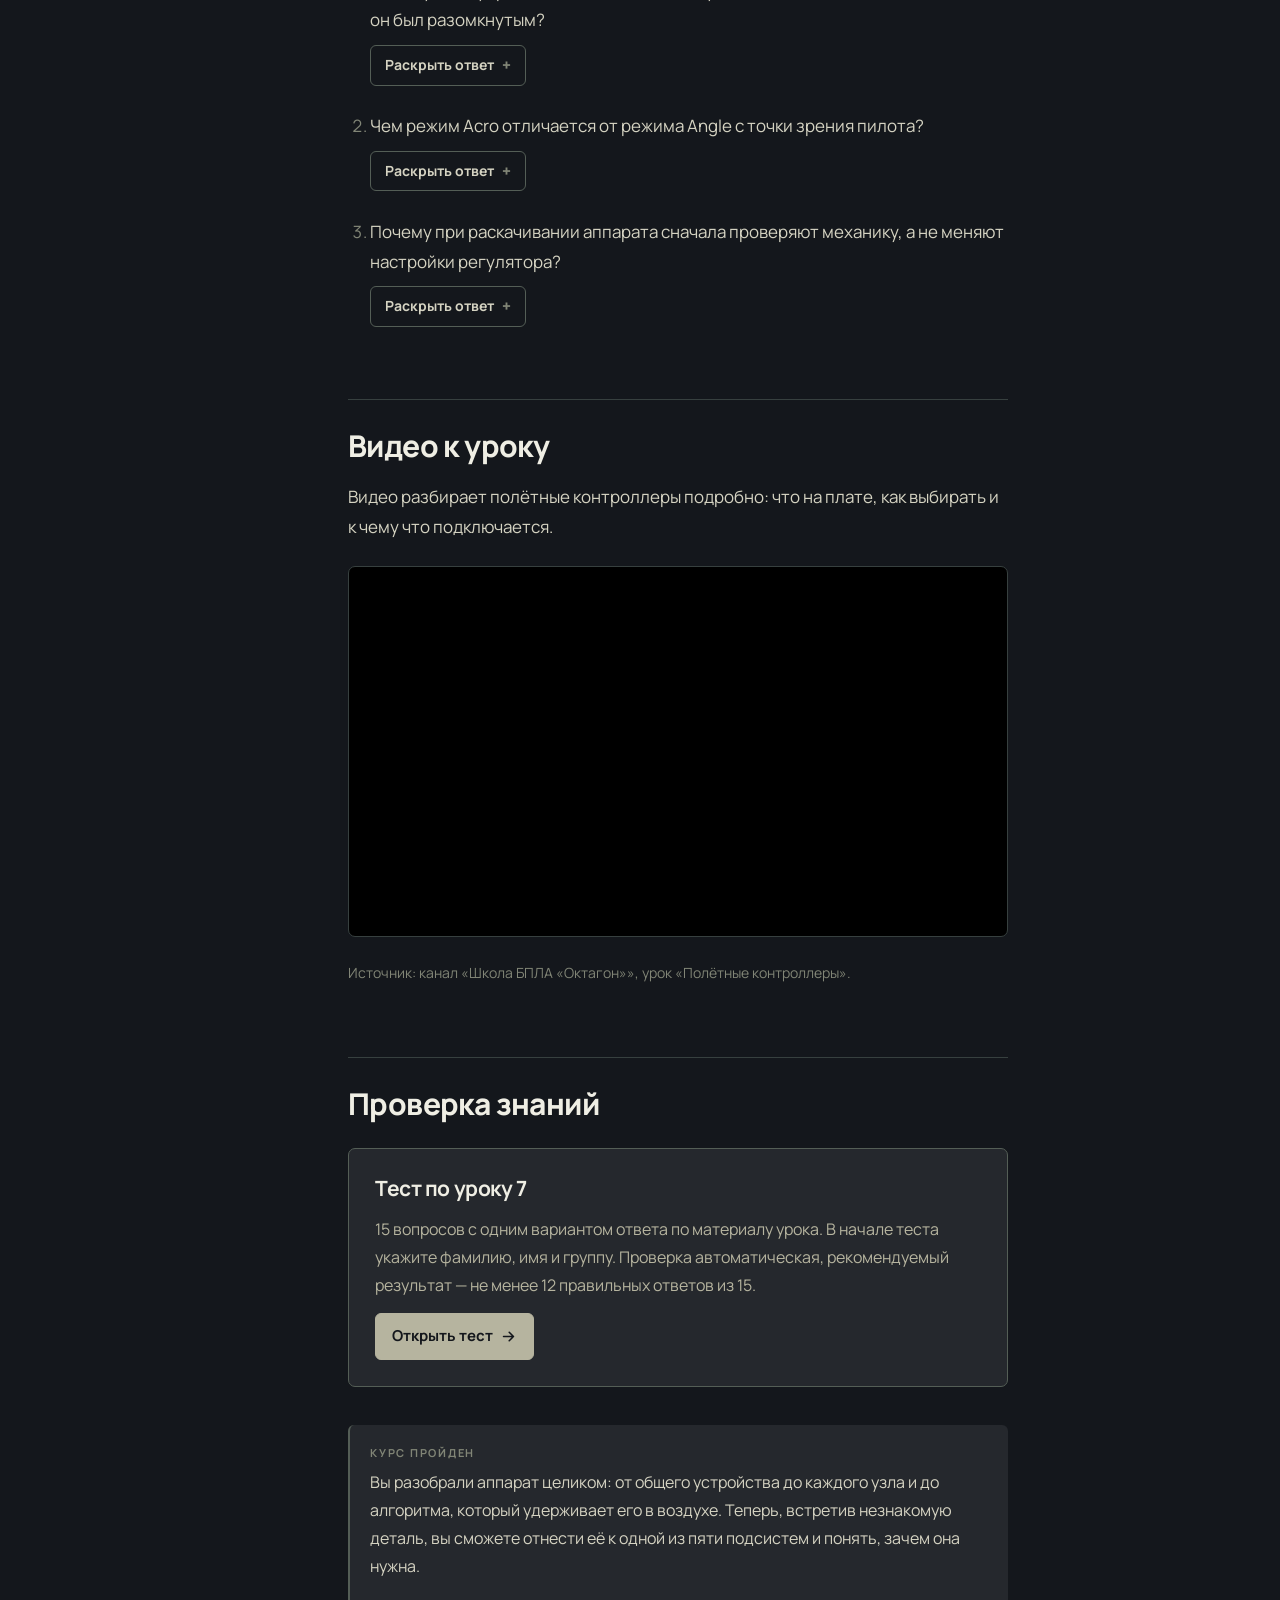
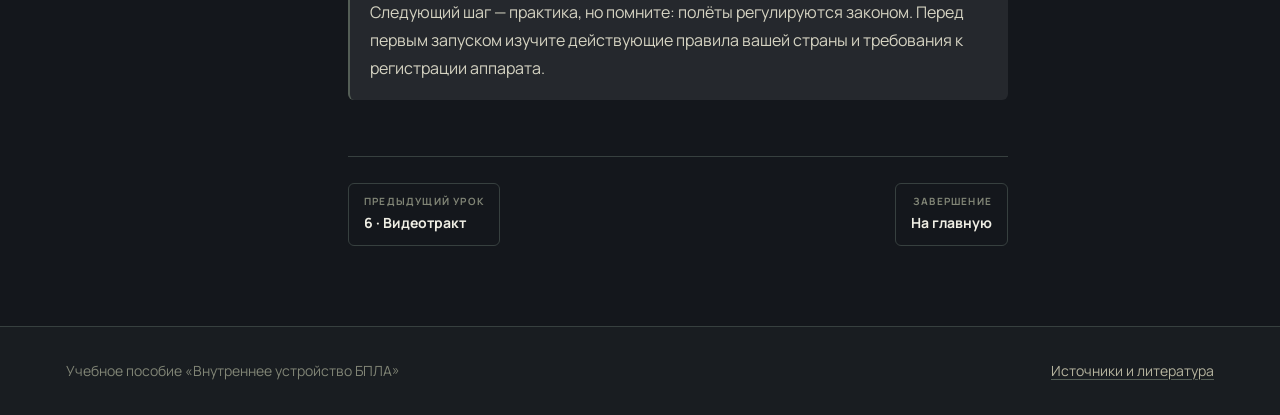
<file: lessons/urok7.html>
<!doctype html>
<html lang="ru" data-theme="dark">
<head>
<meta charset="utf-8">
<meta name="viewport" content="width=device-width, initial-scale=1">
<title>Урок 7. Полётный контроллер — Внутреннее устройство БПЛА</title>
<meta name="description" content="Мозг дрона: гироскоп и акселерометр, замкнутый цикл управления, ПИД-регулятор, прошивка, режимы полёта, арминг и калибровка.">
<link rel="preconnect" href="https://fonts.googleapis.com">
<link rel="preconnect" href="https://fonts.gstatic.com" crossorigin>
<link href="https://fonts.googleapis.com/css2?family=Manrope:wght@400;600;700;800&family=JetBrains+Mono:wght@500;700&display=swap" rel="stylesheet">
<link rel="stylesheet" href="../assets/style.css">
<link rel="icon" href="data:image/svg+xml,<svg xmlns='http://www.w3.org/2000/svg' viewBox='0 0 32 32'><rect width='32' height='32' fill='%2314171C'/><g stroke='%23B6B49F' stroke-width='2.4' fill='none'><circle cx='9' cy='9' r='4'/><circle cx='23' cy='9' r='4'/><circle cx='9' cy='23' r='4'/><circle cx='23' cy='23' r='4'/><path d='M12 12l8 8M20 12l-8 8'/></g></svg>">
</head>
<body>

<header class="site-header">
  <nav class="nav">
    <a class="nav__brand" href="../index.html">
      <svg viewBox="0 0 32 32" fill="none" aria-hidden="true">
        <circle cx="8" cy="8" r="4.5" stroke="#B6B49F" stroke-width="2"/>
        <circle cx="24" cy="8" r="4.5" stroke="#B6B49F" stroke-width="2"/>
        <circle cx="8" cy="24" r="4.5" stroke="#B6B49F" stroke-width="2"/>
        <circle cx="24" cy="24" r="4.5" stroke="#B6B49F" stroke-width="2"/>
        <path d="M11 11l10 10M21 11L11 21" stroke="#B6B49F" stroke-width="2"/>
        <rect x="13" y="13" width="6" height="6" rx="1.5" fill="#B6B49F"/>
      </svg>
      Устройство БПЛА
    </a>
    <button class="nav__toggle" aria-expanded="false">Меню</button>
    <ul class="nav__links">
      <li><a href="../index.html">Главная</a></li>
      <li><a href="urok1.html">1 · Основы</a></li>
      <li><a href="urok2.html">2 · Состав</a></li>
      <li><a href="urok3.html">3 · Силовая</a></li>
      <li><a href="urok4.html">4 · Питание</a></li>
      <li><a href="urok5.html">5 · Управление</a></li>
      <li><a href="urok6.html">6 · Видео</a></li>
      <li><a href="urok7.html" aria-current="page">7 · Контроллер</a></li>
      <li><a href="../glossary.html">Термины</a></li>
      <li><a href="../sources.html">Источники</a></li>
    </ul>
  </nav>
</header>

<div class="lesson-head">
  <div class="wrap">
    <span class="eyebrow">Урок 7 из 7</span>
    <h1 style="margin-bottom:.25em">Полётный контроллер</h1>
    <p class="lead" style="max-width:720px;margin:0">
      Мозг аппарата: датчики, замкнутый цикл управления, прошивка
      и режимы полёта.
    </p>
  </div>
</div>

<div class="wrap lesson-layout">

  <aside class="toc">
    <details class="toc__box" open>
    <summary class="toc__title">Содержание</summary>
    <ol>
      <li><a href="#goal">Цель урока</a></li>
      <li><a href="#what">Что это за плата</a></li>
      <li><a href="#sensors">Датчики</a></li>
      <li><a href="#loop">Замкнутый цикл</a></li>
      <li><a href="#pid">Как подбирается поправка</a></li>
      <li><a href="#firmware">Прошивка</a></li>
      <li><a href="#modes">Режимы полёта</a></li>
      <li><a href="#arming">Арминг</a></li>
      <li><a href="#calibration">Калибровка и вибрации</a></li>
      <li><a href="#logs">Чёрный ящик</a></li>
      <li><a href="#examples">Разбор примеров</a></li>
      <li><a href="#questions">Вопросы для ответа</a></li>
      <li><a href="#video">Видео к уроку</a></li>
      <li><a href="#test">Проверка знаний</a></li>
    </ol>
    </details>
  </aside>

  <article class="lesson-body">

    <h2 id="goal" style="position:absolute;width:1px;height:1px;overflow:hidden;clip:rect(0 0 0 0)">Цель урока</h2>
    <div class="goal">
      <svg viewBox="0 0 24 24" fill="none" aria-hidden="true">
        <circle cx="12" cy="12" r="9" stroke="currentColor" stroke-width="2"/>
        <circle cx="12" cy="12" r="4.5" stroke="currentColor" stroke-width="2"/>
        <circle cx="12" cy="12" r="1.3" fill="currentColor"/>
      </svg>
      <p>
        <b>Цель урока</b>
        Понимать, как полётный контроллер удерживает аппарат в воздухе,
        что такое замкнутый цикл управления и чем отличаются режимы полёта.
      </p>
    </div>

    <h2 id="what">Что это за плата</h2>

    <p>
      <strong>Полётный контроллер</strong> — небольшая плата в центре аппарата.
      На ней стоит микроконтроллер, датчики положения и разъёмы для всей остальной
      электроники: регуляторов, приёмника, видеопередатчика, питания.
    </p>

    <p>
      Ставят его в центре не случайно: датчики должны находиться как можно ближе
      к центру масс аппарата, иначе они будут измерять не только повороты,
      но и паразитные ускорения от смещения относительно оси вращения.
    </p>

    <p>
      Функция у платы одна, зато критическая: <strong>непрерывно удерживать аппарат
      в том положении, которое запросил пилот</strong>. Всё остальное — настройки,
      экранное меню, запись логов — надстройка над этой задачей.
    </p>

    <h2 id="sensors">Датчики</h2>

    <p>
      Чтобы управлять аппаратом, контроллер должен знать, как тот расположен
      и что с ним происходит прямо сейчас. Для этого служат датчики.
    </p>

    <dl class="term">
      <dt>Гироскоп</dt>
      <dd>Измеряет <b>угловую скорость</b> — насколько быстро аппарат поворачивается вокруг каждой из трёх осей. Это главный датчик: без него мультикоптер не полетит вообще.</dd>
    </dl>

    <dl class="term">
      <dt>Акселерометр</dt>
      <dd>Измеряет ускорения, включая ускорение свободного падения. По нему контроллер определяет, где «низ», то есть наклон аппарата относительно горизонта.</dd>
    </dl>

    <p>
      Эти два датчика обычно объединены в одну микросхему и есть на любом
      полётном контроллере. Дополнительные датчики ставят по необходимости:
    </p>

    <ul>
      <li><strong>барометр</strong> — измеряет давление и по нему оценивает высоту;</li>
      <li><strong>магнитометр</strong> — компас, подсказывает направление на север;</li>
      <li><strong>приёмник спутниковой навигации</strong> — даёт координаты и позволяет удерживать точку и возвращаться домой.</li>
    </ul>

    <div class="note">
      <span class="note__label">Почему недостаточно одного датчика</span>
      <p>
        Гироскоп точно ловит быстрые повороты, но накапливает ошибку со временем.
        Акселерометр не накапливает ошибку, но чувствителен к тряске и вибрациям.
        Контроллер объединяет их показания, беря от каждого сильную сторону, —
        так получается надёжная оценка положения.
      </p>
    </div>

    <h2 id="loop">Замкнутый цикл</h2>

    <p>
      Главное, что делает контроллер, — крутит одну и ту же петлю, тысячи раз
      в секунду. Мы уже проходили её по шагам в уроке 2, теперь посмотрим целиком.
    </p>

    <figure>
      <svg viewBox="0 0 820 400" role="img" aria-labelledby="loopTitle">
        <title id="loopTitle">Замкнутый цикл управления: команда, контроллер, моторы, изменение положения, датчики и обратная связь</title>

        <!-- команда пилота -->
        <rect x="330" y="10" width="160" height="50" rx="7" fill="none" stroke="#818576" stroke-width="2"/>
        <text x="410" y="41" text-anchor="middle" fill="#D5D3C2" font-family="Manrope,sans-serif" font-size="14" font-weight="700">Команда пилота</text>
        <path d="M410 66 V94" stroke="#818576" stroke-width="2" marker-end="url(#a7)"/>

        <!-- контроллер -->
        <rect x="300" y="100" width="220" height="70" rx="7" fill="none" stroke="#EFEEE4" stroke-width="2.6"/>
        <text x="410" y="130" text-anchor="middle" fill="#EFEEE4" font-family="Manrope,sans-serif" font-size="15" font-weight="800">Полётный контроллер</text>
        <text x="410" y="152" text-anchor="middle" fill="#818576" font-family="Manrope,sans-serif" font-size="13">сравнивает и вычисляет поправку</text>

        <!-- регуляторы и моторы -->
        <rect x="620" y="200" width="190" height="66" rx="7" fill="none" stroke="#B6B49F" stroke-width="2"/>
        <text x="715" y="228" text-anchor="middle" fill="#D5D3C2" font-family="Manrope,sans-serif" font-size="15" font-weight="700">Регуляторы</text>
        <text x="715" y="249" text-anchor="middle" fill="#D5D3C2" font-family="Manrope,sans-serif" font-size="15" font-weight="700">и моторы</text>

        <!-- аппарат -->
        <rect x="290" y="310" width="240" height="66" rx="7" fill="none" stroke="#B6B49F" stroke-width="2"/>
        <text x="410" y="338" text-anchor="middle" fill="#D5D3C2" font-family="Manrope,sans-serif" font-size="15" font-weight="700">Аппарат изменил</text>
        <text x="410" y="359" text-anchor="middle" fill="#D5D3C2" font-family="Manrope,sans-serif" font-size="15" font-weight="700">положение</text>

        <!-- датчики -->
        <rect x="20" y="200" width="180" height="66" rx="7" fill="none" stroke="#B6B49F" stroke-width="2"/>
        <text x="110" y="228" text-anchor="middle" fill="#D5D3C2" font-family="Manrope,sans-serif" font-size="15" font-weight="700">Датчики</text>
        <text x="110" y="249" text-anchor="middle" fill="#818576" font-family="Manrope,sans-serif" font-size="13">измеряют положение</text>

        <!-- связи по кругу -->
        <path d="M520 135 H715 V192" fill="none" stroke="#B6B49F" stroke-width="2" marker-end="url(#a7b)"/>
        <path d="M715 274 V343 H538" fill="none" stroke="#B6B49F" stroke-width="2" marker-end="url(#a7b)"/>
        <path d="M290 343 H110 V274" fill="none" stroke="#B6B49F" stroke-width="2" marker-end="url(#a7b)"/>
        <path d="M110 192 V135 H292" fill="none" stroke="#B6B49F" stroke-width="2" marker-end="url(#a7b)"/>

        <text x="610" y="126" text-anchor="middle" fill="#818576" font-family="Manrope,sans-serif" font-size="13">обороты</text>
        <text x="624" y="366" text-anchor="middle" fill="#818576" font-family="Manrope,sans-serif" font-size="13">тяга меняется</text>
        <text x="196" y="366" text-anchor="middle" fill="#818576" font-family="Manrope,sans-serif" font-size="13">новое положение</text>
        <text x="200" y="126" text-anchor="middle" fill="#818576" font-family="Manrope,sans-serif" font-size="13">обратная связь</text>

        <defs>
          <marker id="a7" markerWidth="9" markerHeight="9" refX="7" refY="4.5" orient="auto">
            <path d="M0 0l9 4.5L0 9z" fill="#818576"/>
          </marker>
          <marker id="a7b" markerWidth="9" markerHeight="9" refX="7" refY="4.5" orient="auto">
            <path d="M0 0l9 4.5L0 9z" fill="#B6B49F"/>
          </marker>
        </defs>
      </svg>
      <figcaption>Схема 1. Замкнутый цикл управления. Петля крутится тысячи раз в секунду</figcaption>
    </figure>

    <p>
      Ключевое слово здесь — <strong>замкнутый</strong>. Контроллер не просто отдаёт
      команду и забывает о ней: он тут же проверяет по датчикам, что получилось,
      и вносит следующую поправку. Именно замкнутость делает полёт возможным.
    </p>

    <p>
      Разомкните петлю — отключите датчики — и аппарат станет неуправляемым
      в первые же доли секунды. Мультикоптер неустойчив по своей природе:
      он держится в воздухе исключительно за счёт непрерывной коррекции.
    </p>

    <h2 id="pid">Как подбирается поправка</h2>

    <p>
      Остаётся вопрос: насколько сильно подправлять обороты? Слишком слабо —
      аппарат будет вяло реагировать и «плыть». Слишком сильно — проскочит
      нужное положение, начнёт исправлять в другую сторону, снова проскочит,
      и аппарат затрясёт.
    </p>

    <p>
      Поправку вычисляет <strong>ПИД-регулятор</strong>. Название — по первым буквам
      трёх составляющих, каждая из которых смотрит на ошибку (разницу между
      желаемым и текущим положением) по-своему.
    </p>

    <div class="table-wrap">
      <table>
        <thead>
          <tr><th>Составляющая</th><th>На что смотрит</th><th>За что отвечает</th></tr>
        </thead>
        <tbody>
          <tr>
            <td><strong>Пропорциональная</strong></td>
            <td>на величину ошибки прямо сейчас</td>
            <td>основная сила реакции</td>
          </tr>
          <tr>
            <td><strong>Интегральная</strong></td>
            <td>на то, как долго ошибка не устраняется</td>
            <td>дожимает остаток, борется с ветром и перекосом</td>
          </tr>
          <tr>
            <td><strong>Дифференциальная</strong></td>
            <td>на скорость изменения ошибки</td>
            <td>притормаживает, не даёт проскочить и раскачаться</td>
          </tr>
        </tbody>
      </table>
    </div>

    <p>
      Удобная аналогия — автомобиль, который держит дистанцию. Пропорциональная часть
      говорит «отстал — прибавь газу». Интегральная замечает, что отставание
      держится слишком долго, и просит прибавить ещё. Дифференциальная видит,
      что сближение идёт слишком резко, и заранее сбрасывает скорость,
      чтобы не влететь в бампер.
    </p>

    <p>
      Коэффициенты подбирают под конкретный аппарат: они зависят от массы, размеров,
      мощности моторов и жёсткости рамы. Этот процесс называют настройкой ПИД,
      и для новичка разумнее начинать со стандартных значений прошивки,
      которые для типовых сборок работают хорошо.
    </p>

    <h2 id="firmware">Прошивка</h2>

    <p>
      Сама по себе плата — просто железо. Алгоритмы полёта задаёт
      <strong>прошивка</strong> — программа, записанная в микроконтроллер.
      От её выбора зависит характер аппарата.
    </p>

    <div class="table-wrap">
      <table>
        <thead>
          <tr><th>Прошивка</th><th>Назначение</th></tr>
        </thead>
        <tbody>
          <tr><td><strong>Betaflight</strong></td><td>Резкий отклик и ручное пилотирование. Стандарт для гоночных и спортивных аппаратов.</td></tr>
          <tr><td><strong>INAV</strong></td><td>Автоматические режимы: удержание точки, полёт по маршруту, возврат домой.</td></tr>
          <tr><td><strong>ArduPilot и PX4</strong></td><td>Автопилоты для аппаратов, выполняющих задачу автономно, в том числе самолётного типа.</td></tr>
        </tbody>
      </table>
    </div>

    <p>
      Настраивают прошивку с компьютера: плата подключается кабелем, и в программе
      видно показания датчиков, положения каналов с пульта, реакцию моторов.
      Там же задаются режимы, арминг и поведение при потере связи.
    </p>

    <h2 id="modes">Режимы полёта</h2>

    <p>
      Один и тот же аппарат может вести себя совершенно по-разному — в зависимости
      от того, как контроллер трактует отклонение стика.
    </p>

    <dl class="term">
      <dt>Acro — ручной режим</dt>
      <dd>Стик задаёт <b>скорость поворота</b>. Отпустили стик — аппарат перестаёт поворачиваться, но остаётся в том наклоне, в каком был. Сам он не выравнивается: горизонт держит пилот. Режим даёт полную свободу манёвра и используется для спортивных полётов.</dd>
    </dl>

    <dl class="term">
      <dt>Angle — режим с автовыравниванием</dt>
      <dd>Стик задаёт <b>угол наклона</b>. Отпустили — аппарат сам возвращается в горизонт. Наклон ограничен, перевернуться невозможно. Это режим для обучения и спокойных полётов.</dd>
    </dl>

    <p>
      Встречается и промежуточный вариант: у центра стика аппарат выравнивается,
      а при полном отклонении позволяет перевернуться. Кроме того, при наличии
      соответствующих датчиков добавляются режимы удержания высоты, удержания точки
      и возврата к месту взлёта.
    </p>

    <div class="note">
      <span class="note__label">Как учиться</span>
      <p>
        Начинают с режима автовыравнивания: аппарат прощает ошибки
        и сам возвращается в горизонт. К ручному режиму переходят,
        когда уверенно держат аппарат в воздухе и понимают его реакции.
      </p>
    </div>

    <h2 id="arming">Арминг</h2>

    <p>
      <strong>Арминг</strong> — перевод аппарата в состояние, когда моторам разрешено
      вращаться. Пока он не выполнен, контроллер игнорирует газ, что бы ни происходило
      со стиками.
    </p>

    <p>
      Это чисто защитная мера. Снаряжённый дрон с подключённой батареей лежит
      на земле, и случайное движение стика не должно приводить к запуску винтов.
      Арминг обычно назначают на отдельный тумблер — осознанное действие пилота.
    </p>

    <p>
      Прошивка дополнительно проверяет условия перед армингом и может его запретить:
      если стик газа не в нижнем положении, если аппарат сильно наклонён,
      если нет связи с пультом, если датчики не прошли калибровку.
      Эти проверки не стоит обходить — они защищают от самых частых ошибок.
    </p>

    <h2 id="calibration">Калибровка и вибрации</h2>

    <p>
      Датчики нужно периодически <strong>калибровать</strong>. Процедура простая:
      аппарат ставят неподвижно на ровную поверхность и дают команду в программе.
      Контроллер запоминает, какие показания соответствуют покою и горизонту.
      Без калибровки аппарат будет уводить в сторону даже при нейтральных стиках.
    </p>

    <p>
      Отдельная тема — <strong>вибрации</strong>. Гироскоп измеряет повороты,
      но тряска от несбалансированных винтов воспринимается им как шум.
      Контроллер начинает реагировать на этот шум, моторы греются,
      а аппарат ведёт себя дёргано.
    </p>

    <p>
      Борются с этим механически: балансируют винты, заменяют повреждённые,
      затягивают крепёж, ставят плату на мягкие демпферы. Программные фильтры
      тоже есть, но они добавляют задержку, поэтому их не используют
      как замену нормальной механике.
    </p>

    <h2 id="logs">Чёрный ящик</h2>

    <p>
      Многие контроллеры умеют записывать во время полёта подробный журнал:
      показания датчиков, команды пилота, обороты моторов, напряжение.
      По аналогии с авиацией эту функцию называют <strong>чёрным ящиком</strong>.
    </p>

    <p>
      После полёта журнал открывают на компьютере и видят, что происходило
      в каждый момент. Это единственный надёжный способ разобраться,
      почему аппарат вёл себя странно или упал: отказал мотор, просела батарея,
      вмешались вибрации или ошибся пилот.
    </p>

    <h2 id="examples">Разбор примеров</h2>

    <div class="example">
      <div class="example__head">Пример 1 · Аппарат раскачивается</div>
      <p>
        <b>Условие.</b> В полёте аппарат начинает мелко колебаться вокруг горизонта,
        особенно после резких движений стиком. Моторы заметно греются.
      </p>
      <p>
        <b>Рассуждение.</b> Колебания означают, что контроллер исправляет ошибку
        слишком резко: проскакивает нужное положение, начинает исправлять обратно,
        снова проскакивает. Нагрев моторов подтверждает, что обороты постоянно
        дёргаются туда-сюда.
      </p>
      <p>
        <b>Ответ.</b> Либо слишком высокие коэффициенты регулятора, либо вибрации,
        которые контроллер принимает за реальные повороты. Сначала проверяют
        механику — балансировку и целость винтов, затяжку моторов, —
        и только потом трогают настройки.
      </p>
    </div>

    <div class="example">
      <div class="example__head">Пример 2 · Не армится</div>
      <p>
        <b>Условие.</b> Пилот щёлкает тумблером арминга, но моторы не запускаются,
        а на экране появляется предупреждение.
      </p>
      <p>
        <b>Рассуждение.</b> Контроллер блокирует арминг, если не выполнены условия
        безопасности. Это не поломка, а защита.
      </p>
      <p>
        <b>Ответ.</b> Чаще всего причины такие: стик газа не опущен в самый низ,
        аппарат стоит с сильным наклоном, нет связи с пультом, не выполнена
        калибровка датчиков. Сообщение на экране обычно прямо указывает,
        какая именно проверка не пройдена.
      </p>
    </div>

    <h2 id="questions">Вопросы для ответа</h2>

    <p>Ответьте на вопросы своими словами, и только потом сверьтесь с подсказкой.</p>

    <ol class="qa">
      <li>
        <p>Почему цикл управления называют замкнутым и что изменилось бы,
        если бы он был разомкнутым?</p>
        <details class="answer"><summary><span></span></summary>
          <div class="answer__body">
            <p>Замкнутым — потому что контроллер не просто отдаёт команду моторам,
            а сразу проверяет по датчикам, что из этого вышло, и вносит следующую
            поправку. Если разомкнуть петлю — убрать обратную связь от датчиков, —
            контроллер перестанет знать реальное положение аппарата.
            Мультикоптер неустойчив сам по себе, поэтому он завалится на бок
            в первые доли секунды.</p>
          </div>
        </details>
      </li>
      <li>
        <p>Чем режим Acro отличается от режима Angle с точки зрения пилота?</p>
        <details class="answer"><summary><span></span></summary>
          <div class="answer__body">
            <p>В Angle стик задаёт угол наклона: отпустил — аппарат сам вернулся
            в горизонт, перевернуться нельзя. В Acro стик задаёт скорость поворота:
            отпустил — аппарат перестал поворачиваться, но остался в том наклоне,
            в котором был, и выравнивать его должен пилот. Angle прощает ошибки
            и годится для обучения, Acro даёт полную свободу манёвра.</p>
          </div>
        </details>
      </li>
      <li>
        <p>Почему при раскачивании аппарата сначала проверяют механику,
        а не меняют настройки регулятора?</p>
        <details class="answer"><summary><span></span></summary>
          <div class="answer__body">
            <p>Потому что причиной часто оказываются вибрации от несбалансированных
            или повреждённых винтов и плохо затянутых моторов. Гироскоп воспринимает
            тряску как реальные повороты, и контроллер начинает на неё реагировать.
            Если «лечить» это настройками, симптом замаскируется, а причина останется —
            и вылезет снова при первом же изменении условий.</p>
          </div>
        </details>
      </li>
    </ol>

    <h2 id="video">Видео к уроку</h2>

    <p>
      Видео разбирает полётные контроллеры подробно: что на плате,
      как выбирать и к чему что подключается.
    </p>

    <div class="video">
      <iframe
        src="https://rutube.ru/play/embed/f7252ba6075b08cb85533a58d754a557/"
        title="Полётные контроллеры — видео к уроку"
        allow="clipboard-write; autoplay"
        allowfullscreen></iframe>
    </div>
    <p style="font-size:14px;color:var(--text-faint)">
      Источник: канал «Школа БПЛА &laquo;Октагон&raquo;», урок «Полётные контроллеры».
    </p>

    <h2 id="test">Проверка знаний</h2>

    <div class="quiz-cta">
      <h3>Тест по уроку 7</h3>
      <p>
        15 вопросов с одним вариантом ответа по материалу урока.
        В начале теста укажите фамилию, имя и группу. Проверка автоматическая,
        рекомендуемый результат — не менее 12 правильных ответов из 15.
      </p>
      <div>
        <a class="btn btn--primary" href="https://docs.google.com/forms/d/e/1FAIpQLSeo1h62LnQ01oTfdeWn3pCey6Qd-V59rV6k12N0oYaD6j7yHA/viewform" target="_blank" rel="noopener">
          Открыть тест
          <svg width="17" height="17" viewBox="0 0 24 24" fill="none" aria-hidden="true">
            <path d="M5 12h14m-6-6 6 6-6 6" stroke="currentColor" stroke-width="2.2" stroke-linecap="round" stroke-linejoin="round"/>
          </svg>
        </a>
      </div>
    </div>

    <div class="note" style="margin-top:2.4em">
      <span class="note__label">Курс пройден</span>
      <p>
        Вы разобрали аппарат целиком: от общего устройства до каждого узла
        и до алгоритма, который удерживает его в воздухе. Теперь, встретив
        незнакомую деталь, вы сможете отнести её к одной из пяти подсистем
        и понять, зачем она нужна.
      </p>
      <p>
        Следующий шаг — практика, но помните: полёты регулируются законом.
        Перед первым запуском изучите действующие правила вашей страны
        и требования к регистрации аппарата.
      </p>
    </div>

    <nav class="lesson-nav">
      <a href="urok6.html"><span>Предыдущий урок</span><b>6 · Видеотракт</b></a>
      <a href="../index.html"><span>Завершение</span><b>На главную</b></a>
    </nav>

  </article>
</div>

<footer class="site-footer">
  <div class="wrap">
    <span>Учебное пособие «Внутреннее устройство БПЛА»</span>
    <span><a href="../sources.html">Источники и литература</a></span>
  </div>
</footer>

<script src="../assets/main.js"></script>
</body>
</html>
</file>
<file: assets/style.css>
/* ==========================================================================
   Учебное пособие «Внутреннее устройство БПЛА»
   Строгая тема без градиентов. Палитра:
   #14171C  #25282D  #37403F  #545E56  #818576  #B6B49F
   ========================================================================== */

:root {
  /* Фоны и линии */
  --bg:         #14171C;   /* основной фон */
  --bg-alt:     #191D21;   /* фон чередующихся секций */
  --surface:    #25282D;   /* плашки, врезки, таблицы */
  --surface-2:  #37403F;   /* наведение, выделенные плашки */
  --border:     #37403F;   /* линии и рамки */
  --border-2:   #545E56;   /* линии при наведении, акцентные рамки */

  /* Текст */
  --text:        #D5D3C2;  /* основной текст */
  --text-bright: #EFEEE4;  /* заголовки и выделенные слова */
  --text-dim:    #B6B49F;  /* второстепенный текст */
  --text-faint:  #818576;  /* подписи, служебные метки */

  /* Типографика */
  --font: 'Manrope', -apple-system, BlinkMacSystemFont, 'Segoe UI', Roboto, sans-serif;
  --mono: 'JetBrains Mono', ui-monospace, 'SF Mono', Consolas, monospace;

  /* Раскладка */
  --maxw: 1180px;
  --readw: 660px;
  --radius: 7px;
  --radius-sm: 6px;
}

*, *::before, *::after { box-sizing: border-box; }

html { scroll-behavior: smooth; scroll-padding-top: 90px; }

body {
  margin: 0;
  font-family: var(--font);
  font-size: 17px;
  line-height: 1.75;
  color: var(--text);
  background: var(--bg);
  -webkit-font-smoothing: antialiased;
}

img, svg { max-width: 100%; height: auto; }

a {
  color: var(--text-bright);
  text-decoration: underline;
  text-underline-offset: 3px;
  text-decoration-color: var(--border-2);
}
a:hover { text-decoration-color: var(--text-dim); }

/* ---------- Шапка и навигация ---------- */

.site-header {
  position: sticky;
  top: 0;
  z-index: 50;
  background: var(--bg);
  border-bottom: 1px solid var(--border);
}

.nav {
  max-width: var(--maxw);
  margin: 0 auto;
  padding: 12px 16px;
  display: flex;
  align-items: center;
  gap: 18px;
}

.nav__brand {
  display: flex;
  align-items: center;
  gap: 10px;
  font-weight: 800;
  font-size: 15px;
  letter-spacing: -0.01em;
  color: var(--text-bright);
  white-space: nowrap;
  text-decoration: none;
}
.nav__brand:hover { text-decoration: none; }
.nav__brand svg { width: 24px; height: 24px; flex: none; }

.nav__links {
  display: flex;
  gap: 2px;
  margin-left: auto;
  list-style: none;
  padding: 0;
  margin-block: 0;
  flex-wrap: wrap;
}

.nav__links a {
  display: block;
  padding: 6px 9px;
  border-radius: var(--radius-sm);
  font-size: 14px;
  font-weight: 600;
  color: var(--text-faint);
  text-decoration: none;
  transition: background .12s, color .12s;
}
.nav__links a:hover { background: var(--surface); color: var(--text); text-decoration: none; }
.nav__links a[aria-current="page"] { background: var(--surface-2); color: var(--text-bright); }

.nav__toggle {
  display: none;
  margin-left: auto;
  background: var(--surface);
  border: 1px solid var(--border);
  color: var(--text);
  border-radius: var(--radius-sm);
  padding: 7px 12px;
  font: inherit;
  font-size: 14px;
  cursor: pointer;
}

@media (max-width: 1000px) {
  .nav__toggle { display: block; }
  .nav__links {
    display: none;
    width: 100%;
    flex-direction: column;
    margin-left: 0;
    padding-top: 10px;
  }
  .nav.is-open .nav__links { display: flex; }
  .nav { flex-wrap: wrap; }
}

/* ---------- Общие блоки ---------- */

.wrap { max-width: var(--maxw); margin: 0 auto; padding: 0 16px; }

.section { padding: 64px 0; }
.section--alt { background: var(--bg-alt); border-block: 1px solid var(--border); }

h1, h2, h3 {
  line-height: 1.25;
  letter-spacing: -0.02em;
  margin: 0 0 .6em;
  color: var(--text-bright);
}
h1 { font-size: clamp(30px, 6vw, 48px); font-weight: 800; }
h2 { font-size: clamp(23px, 3.6vw, 30px); font-weight: 750; }
h3 { font-size: clamp(18px, 2.4vw, 21px); font-weight: 700; }

p { margin: 0 0 1.1em; }

.lead { font-size: clamp(17px, 2.2vw, 19px); color: var(--text-dim); }

.eyebrow {
  display: inline-block;
  font-size: 12px;
  font-weight: 700;
  letter-spacing: 0.16em;
  text-transform: uppercase;
  color: var(--text-faint);
  margin-bottom: 14px;
}

/* ---------- Кнопки ---------- */

.btn {
  display: inline-flex;
  align-items: center;
  gap: 7px;
  padding: 9px 16px;
  border-radius: var(--radius-sm);
  font-weight: 700;
  font-size: 15px;
  border: 1px solid var(--border-2);
  cursor: pointer;
  text-decoration: none;
  transition: background .12s, border-color .12s, color .12s;
}
.btn:hover { text-decoration: none; }
.btn--primary { background: var(--text-dim); color: var(--bg); border-color: var(--text-dim); }
.btn--primary:hover { background: var(--text-bright); border-color: var(--text-bright); }
.btn--ghost { background: transparent; color: var(--text); }
.btn--ghost:hover { background: var(--surface); border-color: var(--text-faint); }

/* ---------- Главная: шапка страницы ---------- */

.hero { padding: clamp(56px, 10vw, 96px) 0 clamp(46px, 7vw, 72px); }
.hero__inner { max-width: 820px; }
.hero h1 { margin-bottom: .35em; }
.hero__actions { display: flex; flex-wrap: wrap; gap: 12px; margin-top: 30px; }

.stats {
  display: flex;
  flex-wrap: wrap;
  gap: 10px 26px;
  margin-top: 36px;
  padding-top: 24px;
  border-top: 1px solid var(--border);
  color: var(--text-faint);
  font-size: 14px;
  font-weight: 600;
}
.stats b { color: var(--text); font-weight: 800; }

/* ---------- Карточки уроков ---------- */

.cards {
  display: grid;
  grid-template-columns: repeat(auto-fill, minmax(290px, 1fr));
  gap: 14px;
  list-style: none;
  padding: 0;
  margin: 0;
}

.card {
  position: relative;
  display: flex;
  flex-direction: column;
  gap: 8px;
  padding: 22px;
  background: var(--surface);
  border: 1px solid var(--border);
  border-radius: var(--radius);
  transition: border-color .12s, background .12s;
}
.card:hover { border-color: var(--border-2); background: var(--surface-2); }
.card__num {
  font-family: var(--mono);
  font-size: 12px;
  font-weight: 700;
  color: var(--text-faint);
  letter-spacing: .1em;
}
.card__title { font-size: 19px; font-weight: 750; margin: 0; letter-spacing: -0.01em; }
.card__title a { text-decoration: none; color: var(--text-bright); }
.card__desc { font-size: 15px; color: var(--text-dim); margin: 0; line-height: 1.6; }
.card a::after { content: ""; position: absolute; inset: 0; }
.card a:hover { text-decoration: none; }
.card--soon { opacity: .45; }
.card--soon:hover { border-color: var(--border); background: var(--surface); }

/* Заголовок раздела по центру */
.section-head { text-align: center; margin-bottom: 34px; }
.section-head h2 { margin-bottom: .5em; }
.section-head .lead { max-width: 660px; margin: 0 auto; }

/* Седьмая карточка остаётся одна в последнем ряду — ставим её по центру.
   Колонок в сетке: 3 при ширине окна от 930px, 2 при 640-929px, 1 уже.
   Правило срабатывает только когда карточек ровно семь. */
@media (min-width: 930px) {
  .cards > .card:nth-child(7):last-child { grid-column: 2; }
}
@media (min-width: 640px) and (max-width: 929px) {
  .cards > .card:nth-child(7):last-child {
    grid-column: 1 / -1;
    justify-self: center;
    width: calc((100% - 14px) / 2);
  }
}

/* ---------- Нумерованные шаги ---------- */

.steps { counter-reset: step; list-style: none; padding: 0; margin: 0; display: grid; gap: 14px; }
.steps li {
  counter-increment: step;
  position: relative;
  padding-left: 50px;
  color: var(--text-dim);
}
.steps li::before {
  content: counter(step);
  position: absolute;
  left: 0;
  top: 0;
  width: 32px;
  height: 32px;
  display: grid;
  place-items: center;
  border-radius: var(--radius-sm);
  background: var(--surface);
  border: 1px solid var(--border-2);
  color: var(--text-bright);
  font-weight: 700;
  font-size: 14px;
}

/* ---------- Страница урока ---------- */

.lesson-head {
  padding: 46px 0 34px;
  border-bottom: 1px solid var(--border);
  background: var(--bg-alt);
}

.lesson-layout {
  display: grid;
  grid-template-columns: 250px minmax(0, 1fr);
  gap: 48px;
  align-items: start;
  padding: 44px 0 80px;
}

@media (max-width: 1000px) {
  .lesson-layout { grid-template-columns: minmax(0, 1fr); gap: 26px; }
  .toc { position: static !important; max-height: none !important; }
}

/* Оглавление */
.toc {
  position: sticky;
  top: 86px;
  max-height: calc(100vh - 110px);
  overflow-y: auto;
  font-size: 14px;
  border-left: 1px solid var(--border);
  padding-left: 16px;
}
.toc__title {
  font-size: 11px;
  font-weight: 700;
  letter-spacing: .16em;
  text-transform: uppercase;
  color: var(--text-faint);
  margin-bottom: 12px;
}
.toc ol { list-style: none; padding: 0; margin: 0; display: grid; gap: 3px; }
.toc a {
  display: block;
  padding: 4px 0;
  color: var(--text-faint);
  line-height: 1.45;
  text-decoration: none;
}
.toc a:hover { color: var(--text); text-decoration: none; }
.toc a.is-active { color: var(--text-bright); font-weight: 700; }

/* Тело урока */
.lesson-body { max-width: var(--readw); }
.lesson-body h2 {
  margin-top: 2.4em;
  padding-top: .9em;
  border-top: 1px solid var(--border);
}
.lesson-body h2:first-child { margin-top: 0; border-top: 0; padding-top: 0; }
.lesson-body h3 { margin-top: 1.9em; }
.lesson-body ul, .lesson-body ol { padding-left: 1.3em; margin: 0 0 1.2em; }
.lesson-body li { margin-bottom: .5em; }
.lesson-body li::marker { color: var(--text-faint); }
.lesson-body strong { color: var(--text-bright); font-weight: 700; }

/* Блок «Цель урока» */
.goal {
  display: flex;
  gap: 16px;
  padding: 20px 22px;
  background: var(--surface);
  border: 1px solid var(--border-2);
  border-radius: var(--radius);
  margin-bottom: 8px;
}
.goal svg { width: 22px; height: 22px; flex: none; color: var(--text-faint); margin-top: 4px; }
.goal p { margin: 0; }
.goal b {
  display: block;
  margin-bottom: 4px;
  color: var(--text-faint);
  font-size: 12px;
  letter-spacing: .16em;
  text-transform: uppercase;
  font-weight: 700;
}

/* Врезки */
.note {
  padding: 18px 20px;
  border-radius: var(--radius-sm);
  border-left: 2px solid var(--border-2);
  background: var(--surface);
  margin: 1.6em 0;
  font-size: 16px;
}
.note p:last-child { margin-bottom: 0; }
.note--warn { border-left-color: var(--text-dim); }
.note__label {
  display: block;
  font-size: 11px;
  font-weight: 700;
  letter-spacing: .16em;
  text-transform: uppercase;
  color: var(--text-faint);
  margin-bottom: 6px;
}
.note--warn .note__label { color: var(--text-dim); }

/* Термин */
.term {
  display: block;
  padding: 16px 20px;
  background: var(--surface);
  border: 1px solid var(--border-2);
  border-radius: var(--radius-sm);
  margin: 1.4em 0;
}
.term dt { font-weight: 800; color: var(--text-bright); margin-bottom: 4px; }
.term dd { margin: 0; color: var(--text-dim); }

/* Таблица */
.table-wrap { overflow-x: auto; margin: 1.6em 0; }
table {
  width: 100%;
  border-collapse: collapse;
  font-size: 15px;
  min-width: 460px;
}
th, td {
  text-align: left;
  padding: 11px 14px;
  border-bottom: 1px solid var(--border);
  vertical-align: top;
}
th {
  font-size: 11px;
  text-transform: uppercase;
  letter-spacing: .12em;
  color: var(--text-faint);
  font-weight: 700;
  background: var(--surface);
  border-bottom-color: var(--border-2);
}
td { color: var(--text-dim); }
td strong { color: var(--text-bright); }

/* Схема (SVG) */
figure { margin: 1.8em 0; }
figure svg {
  display: block;
  width: 100%;
  height: auto;
  border-radius: var(--radius);
  background: var(--surface);
  border: 1px solid var(--border);
}
figcaption { margin-top: 10px; font-size: 14px; color: var(--text-faint); text-align: center; }

/* Пример-разбор */
.example {
  border: 1px solid var(--border);
  border-radius: var(--radius);
  padding: 22px;
  margin: 1.6em 0;
  background: var(--surface);
}
.example__head {
  font-size: 11px;
  font-weight: 700;
  letter-spacing: .16em;
  text-transform: uppercase;
  color: var(--text-faint);
  margin-bottom: 10px;
}
.example p:last-child { margin-bottom: 0; }

/* Видео */
.video {
  position: relative;
  aspect-ratio: 16 / 9;
  border-radius: var(--radius);
  overflow: hidden;
  border: 1px solid var(--border);
  background: #000;
  margin: 1.4em 0;
}
.video iframe { position: absolute; inset: 0; width: 100%; height: 100%; border: 0; }

/* Тест */
.quiz-cta {
  display: grid;
  gap: 14px;
  padding: 26px;
  border-radius: var(--radius);
  background: var(--surface);
  border: 1px solid var(--border-2);
  margin: 1.5em 0;
}
.quiz-cta h3 { margin: 0; }
.quiz-cta p { margin: 0; color: var(--text-dim); font-size: 16px; }

/* Навигация между уроками */
.lesson-nav {
  display: flex;
  justify-content: space-between;
  gap: 14px;
  flex-wrap: wrap;
  margin-top: 56px;
  padding-top: 26px;
  border-top: 1px solid var(--border);
}
.lesson-nav a {
  display: grid;
  gap: 1px;
  padding: 9px 15px;
  border: 1px solid var(--border);
  border-radius: var(--radius-sm);
  color: var(--text-bright);
  font-size: 14px;
  text-decoration: none;
}
.lesson-nav a:hover { border-color: var(--border-2); background: var(--surface); text-decoration: none; }
.lesson-nav span { font-size: 10px; color: var(--text-faint); text-transform: uppercase; letter-spacing: .12em; font-weight: 700; }
.lesson-nav b { font-weight: 700; }
.lesson-nav a:last-child { text-align: right; }

/* ---------- Подвал ---------- */

.site-footer {
  border-top: 1px solid var(--border);
  background: var(--bg-alt);
  padding: 32px 0;
  font-size: 14px;
  color: var(--text-faint);
}
.site-footer .wrap { display: flex; justify-content: space-between; gap: 16px; flex-wrap: wrap; }
.site-footer a { color: var(--text-dim); }

/* ---------- Прогресс чтения ---------- */
.progress-bar {
  position: fixed;
  top: 0; left: 0;
  height: 2px;
  width: 0;
  background: var(--text-dim);
  z-index: 100;
  transition: width .1s linear;
}

/* ---------- Вопросы с раскрывающимся ответом ---------- */

.qa { list-style: decimal; padding-left: 1.3em; margin: 0; }
.qa > li { margin-bottom: 1.5em; }
.qa > li > p { margin: 0 0 10px; }

.answer { margin: 0; }

.answer summary {
  display: inline-flex;
  align-items: center;
  gap: 8px;
  padding: 7px 14px;
  border: 1px solid var(--border-2);
  border-radius: var(--radius-sm);
  font-size: 14px;
  font-weight: 700;
  color: var(--text);
  background: transparent;
  cursor: pointer;
  list-style: none;
  user-select: none;
  transition: background .12s, border-color .12s;
}
.answer summary::-webkit-details-marker { display: none; }
.answer summary::marker { content: ""; }
.answer summary:hover { background: var(--surface); border-color: var(--text-faint); }

.answer summary span::before { content: "Раскрыть ответ"; }
.answer[open] summary span::before { content: "Скрыть ответ"; }

.answer summary::after {
  content: "+";
  font-family: var(--mono);
  font-size: 15px;
  line-height: 1;
  color: var(--text-faint);
}
.answer[open] summary::after { content: "–"; }

.answer__body {
  margin-top: 12px;
  padding: 14px 18px;
  background: var(--surface);
  border-left: 2px solid var(--border-2);
  border-radius: var(--radius-sm);
  color: var(--text-dim);
  font-size: 16px;
}
.answer__body p { margin: 0; }
.answer__body p + p { margin-top: .8em; }

/* ---------- Фотографии ---------- */

figure.photo { margin: 1.8em 0; }
figure.photo img {
  display: block;
  width: 100%;
  height: auto;
  border-radius: var(--radius);
  border: 1px solid var(--border);
  background: var(--surface);
}

.photos {
  display: grid;
  grid-template-columns: repeat(auto-fit, minmax(270px, 1fr));
  gap: 16px;
  margin: 1.8em 0;
}
.photos figure.photo { margin: 0; }
.photos figcaption { text-align: left; }

.credit {
  display: block;
  margin-top: 5px;
  font-size: 12px;
  line-height: 1.5;
  color: var(--text-faint);
}
.credit a { color: var(--text-faint); text-decoration-color: var(--border); }

/* выравнивание высоты фото в сетке из двух колонок */
.photos figure.photo img { max-height: 400px; object-fit: contain; }


/* ---------- Сворачиваемое оглавление ---------- */

.toc__box { margin: 0; }
.toc__box > summary {
  list-style: none;
  cursor: default;
}
.toc__box > summary::-webkit-details-marker { display: none; }
.toc__box > summary::marker { content: ""; }

@media (max-width: 1000px) {
  .toc { border-left: 0; padding-left: 0; }
  .toc__box {
    border: 1px solid var(--border);
    border-radius: var(--radius);
    background: var(--surface);
  }
  .toc__box > summary {
    display: flex;
    align-items: center;
    justify-content: space-between;
    gap: 12px;
    padding: 14px 16px;
    margin: 0;
    cursor: pointer;
    user-select: none;
    color: var(--text);
  }
  .toc__box > summary::after {
    content: "+";
    font-family: var(--mono);
    font-size: 16px;
    line-height: 1;
    color: var(--text-faint);
  }
  .toc__box[open] > summary::after { content: "–"; }
  .toc__box[open] > summary { border-bottom: 1px solid var(--border); }
  .toc__box > ol { padding: 10px 16px 14px; }
}

/* ---------- Страница терминов ---------- */
.gloss-wrap { max-width: 780px; }

/* поиск */
.gloss-search { margin-bottom: 30px; }
.gloss-search__label {
  display: block;
  font-size: 11px;
  font-weight: 700;
  letter-spacing: .16em;
  text-transform: uppercase;
  color: var(--text-faint);
  margin-bottom: 8px;
}
.gloss-search__input {
  width: 100%;
  padding: 11px 14px;
  font: inherit;
  font-size: 16px;
  color: var(--text-bright);
  background: var(--surface);
  border: 1px solid var(--border-2);
  border-radius: var(--radius-sm);
  appearance: none;
}
.gloss-search__input::placeholder { color: var(--text-faint); }
.gloss-search__input:focus-visible {
  outline: 2px solid var(--text-dim);
  outline-offset: 1px;
  border-color: var(--text-faint);
}
.gloss-search__count {
  margin: 8px 0 0;
  font-size: 13px;
  color: var(--text-faint);
}

/* указатель по буквам */
.gloss-index {
  position: sticky;
  top: var(--header-h, 50px);
  z-index: 20;
  display: flex;
  flex-wrap: wrap;
  gap: 4px;
  padding: 10px 0;
  margin-bottom: 14px;
  background: var(--bg);
  border-bottom: 1px solid var(--border);
}
.gloss-index a {
  min-width: 30px;
  padding: 5px 7px;
  font-size: 14px;
  font-weight: 700;
  text-align: center;
  color: var(--text-dim);
  background: var(--surface);
  border: 1px solid var(--border);
  border-radius: var(--radius-sm);
  text-decoration: none;
}
.gloss-index a:hover {
  color: var(--text-bright);
  border-color: var(--border-2);
  text-decoration: none;
}

/* группы и статьи */
.gloss-group { margin-bottom: 34px; scroll-margin-top: 110px; }
.gloss-group__letter {
  font-size: 15px;
  font-weight: 800;
  letter-spacing: .1em;
  text-transform: uppercase;
  color: var(--text-faint);
  margin: 0 0 6px;
  padding-bottom: 8px;
  border-bottom: 1px solid var(--border);
}

.gloss { margin: 0; }
.gloss__item {
  padding: 16px 0;
  border-bottom: 1px solid var(--border);
}
.gloss__item:last-child { border-bottom: 0; }
.gloss__term {
  font-size: 17px;
  font-weight: 800;
  color: var(--text-bright);
  margin-bottom: 5px;
}
.gloss__alt { font-weight: 500; color: var(--text-faint); }
.gloss__def {
  margin: 0;
  font-size: 16px;
  line-height: 1.65;
  color: var(--text-dim);
}
.gloss__src {
  display: block;
  width: max-content;
  max-width: 100%;
  margin-top: 8px;
  font-family: "JetBrains Mono", ui-monospace, monospace;
  font-size: 12px;
  font-weight: 500;
  letter-spacing: .02em;
  color: var(--text-faint);
  border-bottom: 1px solid var(--border-2);
  text-decoration: none;
}
.gloss__src:hover { color: var(--text-bright); border-bottom-color: var(--text-dim); text-decoration: none; }

.gloss-empty {
  padding: 28px 0;
  color: var(--text-faint);
  font-size: 16px;
}

@media (max-width: 560px) {
  .gloss-index { gap: 3px; padding: 8px 0; }
  .gloss-index a { min-width: 27px; padding: 4px 5px; font-size: 13px; }
}
</file>
